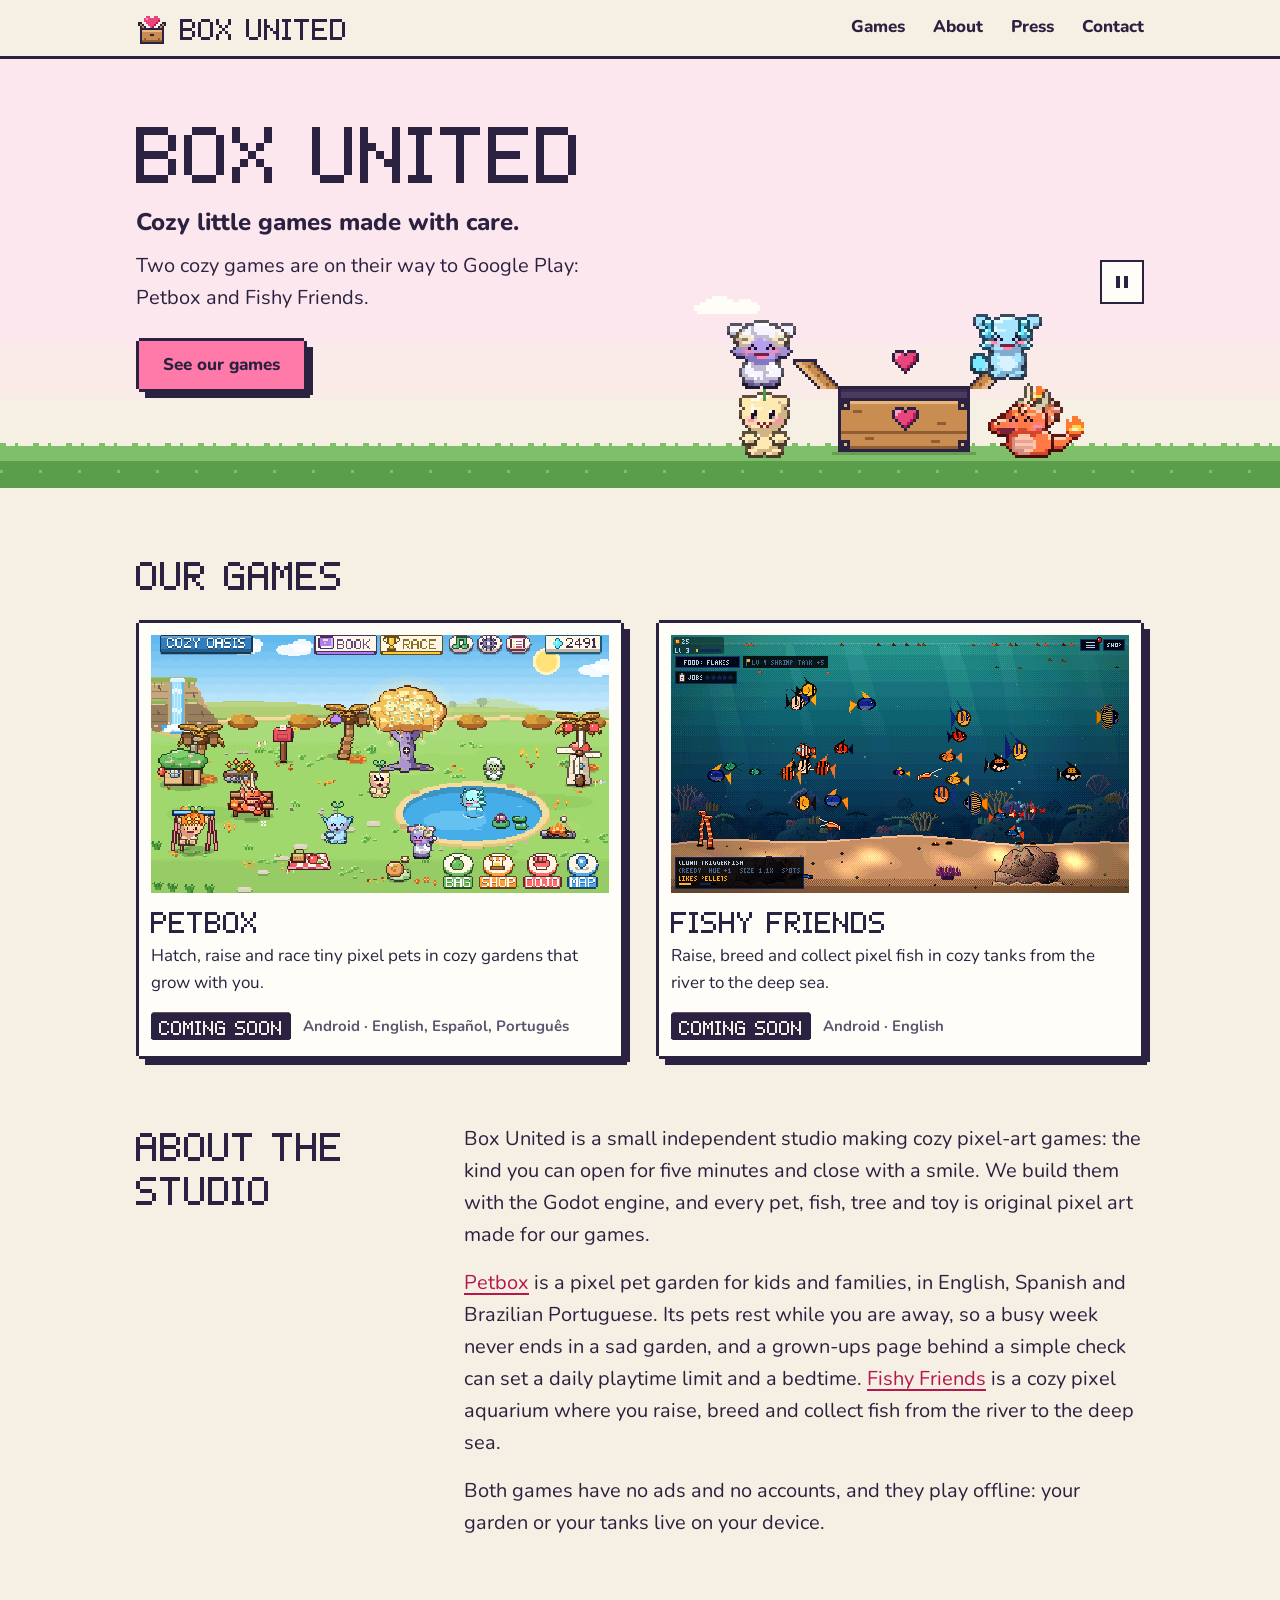
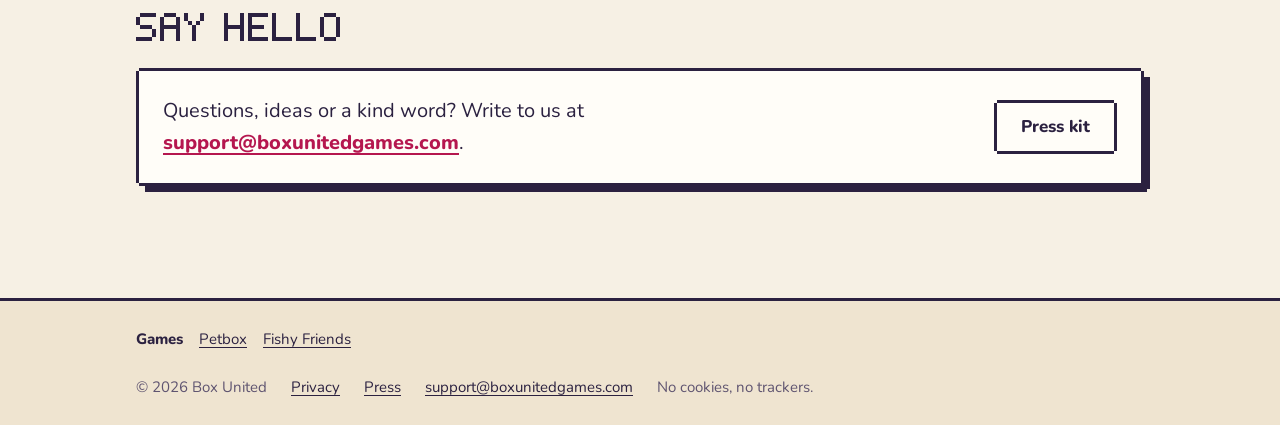
<file: index.html>
<!doctype html>
<html lang="en">
<head>
<meta charset="utf-8">
<meta http-equiv="Content-Security-Policy" content="default-src 'self'; img-src 'self' data:; style-src 'self' 'unsafe-inline'; script-src 'self'; font-src 'self'; media-src 'self'; connect-src 'none'; frame-src 'none'; object-src 'none'; base-uri 'self'; form-action 'none'">
<meta name="referrer" content="strict-origin-when-cross-origin">
<meta name="viewport" content="width=device-width, initial-scale=1, viewport-fit=cover">
<meta name="color-scheme" content="light dark">
<meta name="theme-color" content="#f6f0e4" media="(prefers-color-scheme: light)">
<meta name="theme-color" content="#1b1524" media="(prefers-color-scheme: dark)">
<title>Box United - Cozy little games made with care</title>
<meta name="description" content="Box United is a new, independent studio making cozy little games for kids and families. Our first game, Petbox, is coming soon to Google Play.">
<link rel="canonical" href="https://boxunitedgames.com/">
<link rel="icon" href="/assets/brand/favicon.svg" type="image/svg+xml">
<link rel="icon" href="/assets/brand/favicon.ico" sizes="32x32">
<link rel="apple-touch-icon" href="/assets/brand/apple-touch-icon.png">
<link rel="preload" href="/assets/fonts/box-pixel-v1.woff2" as="font" type="font/woff2" crossorigin>
<link rel="preload" href="/assets/fonts/nunito-latin-v2.woff2" as="font" type="font/woff2" crossorigin>
<link rel="stylesheet" href="/assets/css/brand.css">
<link rel="stylesheet" href="/assets/css/site.css">
<style>
/* Home-only styles (W2). Shared frame: /assets/css/site.css. */
/* ---------- studio home hero ----------
   The scene is pixel art at an integer scale --art (1 art px = --art CSS px): 2 on phones, 3 from 560 px, 4 from
   1360 px (where --wrap grows to 1200 so the wordmark stays on one line). Two columns from 1100 px. The stage is 160x68 art px; feet stand 4 art px above its bottom, and the stage overlaps the ground
   strip by 8 art px, so feet land in the grass. The still (pre-rendered 1x PNG, same box) is what JS-off and
   reduced-motion visitors see; home.js draws its canvases in the same box (CLS 0). Sky: flat bands, no gradients. */
.hero { --art: 2; --sprite-scale: var(--art);
  position: relative; overflow: hidden;
  background: linear-gradient(to top, var(--sky-2) 0 calc(30px * var(--art)), var(--sky-3) 0 calc(48px * var(--art)), var(--sky-1) 0) }
@media (min-width: 560px) { .hero { --art: 3 } }
@media (min-width: 1360px) { .hero { --art: 4 } }
.hero__in { position: relative; z-index: 1; display: grid; gap: var(--sp-3); align-items: end; max-width: var(--wrap); margin: 0 auto;
  padding: var(--sp-6) max(var(--sp-4), env(safe-area-inset-right)) 0 max(var(--sp-4), env(safe-area-inset-left)) }
@media (min-width: 1100px) { .hero__in { grid-template-columns: minmax(0, 1fr) auto; gap: var(--sp-6); padding-top: var(--sp-7) } }
.hero__text { align-self: center; max-width: 32em }
@media (min-width: 1100px) { .hero__text { padding-bottom: var(--sp-7) } }
.hero__text h1 { font-size: var(--pix-5x) }
@media (min-width: 768px) { .hero__text h1 { font-size: var(--pix-8x) } }
.hero__tag { margin-top: var(--sp-3); font-size: var(--fs-2); line-height: 1.3; font-weight: 800 }
.hero__sub { margin-top: var(--sp-3); font-size: var(--fs-1) }
.hero__actions { display: flex; flex-wrap: wrap; align-items: center; gap: var(--sp-3) var(--sp-5); margin-top: var(--sp-5) }

.hero__scene { position: relative; justify-self: center; width: calc(160px * var(--art)); max-width: none; margin-bottom: calc(-8px * var(--art)) }
@media (max-width: 351px) { .hero__scene { margin-left: calc(-1 * var(--sp-4)); margin-right: calc(-1 * var(--sp-4)) } } /* 320 px: full width */
.stage { position: relative; width: calc(160px * var(--art)); height: calc(68px * var(--art)); overflow: hidden } /* pets start inside the chest */
.stage__still, .stage canvas { position: absolute; left: 0; bottom: 0; max-width: none; image-rendering: crisp-edges; image-rendering: pixelated }
.stage__still { width: 100%; height: 100% }
.stage canvas { will-change: transform; touch-action: manipulation }
.stage.is-live .stage__pic { visibility: hidden }
.cloud { position: absolute; left: calc(10px * var(--art)); top: calc(12px * var(--art)); width: calc(22px * var(--art)); height: calc(6px * var(--art)); fill: var(--surface) }
/* night: no cloud, a few static stars (1 art px) in the scene's own sky - never behind the text column */
.hero__scene::before { content: none; position: absolute; z-index: 0; left: calc(8px * var(--art)); top: calc(6px * var(--art));
  width: calc(1px * var(--art)); height: calc(1px * var(--art)); --star: color-mix(in srgb, var(--ink) 85%, transparent); background: var(--star);
  box-shadow: calc(19px * var(--art)) calc(9px * var(--art)) var(--star), calc(41px * var(--art)) calc(-3px * var(--art)) var(--star),
    calc(63px * var(--art)) calc(4px * var(--art)) var(--star), calc(88px * var(--art)) calc(-1px * var(--art)) var(--star),
    calc(105px * var(--art)) calc(11px * var(--art)) var(--star), calc(128px * var(--art)) calc(19px * var(--art)) var(--star) }
@media (prefers-color-scheme: dark) {
  :root:not([data-theme="light"]) .hero__scene::before { content: "" }
  :root:not([data-theme="light"]) .cloud { display: none }
}
:root[data-theme="dark"] .hero__scene::before { content: "" }
:root[data-theme="dark"] .cloud { display: none }

/* pause: a quiet icon button in the scene's top-right corner (44x44 hit area); its name stays "Pause animation" */
.motion-toggle { position: absolute; right: 0; top: 0; z-index: 6; display: grid; place-items: center; width: 44px; height: 44px; padding: 0;
  border: 2px solid var(--line); background: var(--surface); color: var(--ink); cursor: pointer }
.motion-toggle[hidden] { display: none }
.motion-toggle svg { width: 12px; height: 12px; fill: currentColor; shape-rendering: crispEdges }
.motion-toggle .ic-play, .motion-toggle[aria-pressed="true"] .ic-pause { display: none }
.motion-toggle[aria-pressed="true"] .ic-play { display: block }

/* pixel ground strip, full bleed; every edge is a whole multiple of --art */
.ground { position: relative; z-index: 0; height: calc(16px * var(--art)); background:
  linear-gradient(var(--ground) 0 0) 0 calc(2px * var(--art)) / 100% calc(5px * var(--art)) no-repeat,
  repeating-linear-gradient(90deg, var(--ground) 0 calc(2px * var(--art)), transparent 0 calc(5px * var(--art)), var(--ground) 0 calc(6px * var(--art)), transparent 0 calc(11px * var(--art)))
    0 calc(1px * var(--art)) / 100% calc(1px * var(--art)) no-repeat,
  linear-gradient(var(--ground-2) 0 0) 0 calc(7px * var(--art)) / 100% 100% no-repeat }
.ground::after { content: ""; position: absolute; left: 0; right: 0; top: calc(10px * var(--art)); height: calc(1px * var(--art));
  background: repeating-linear-gradient(90deg, var(--ground) 0 calc(1px * var(--art)), transparent 0 calc(13px * var(--art))) }

/* ---------- games ---------- */
.stretch::after { content: ""; position: absolute; inset: 0; z-index: 1 }
.game-feature { position: relative; display: grid; gap: var(--sp-5); align-items: center; padding: var(--sp-4) }
@media (min-width: 960px) { .game-feature { grid-template-columns: 640px minmax(0, 1fr); gap: var(--sp-6); padding: var(--sp-5) } }
.game-feature__media { line-height: 0; width: 100% }
@media (min-width: 720px) { .game-feature__media { width: 640px; max-width: 100% } } /* 2x the 320 px game frame */
.game-feature__art, .game-card__art { width: 100%; height: auto; display: block; image-rendering: pixelated }
.game-feature__body { min-width: 0 }
.game-feature__title { display: flex; align-items: center; gap: var(--sp-3); font: 400 var(--pix-4x)/var(--lh-pixel) var(--font-display); font-synthesis: none }
.game-feature__title img { width: 64px; height: 64px; image-rendering: pixelated; flex: none }
.game-feature__text { margin-top: var(--sp-3); font-size: var(--fs-1) }
.game-meta { display: flex; flex-wrap: wrap; align-items: center; gap: var(--sp-2) var(--sp-3); margin-top: var(--sp-4); font-size: var(--fs--1); font-weight: 700; color: var(--ink-soft) }
.game-feature__cta { margin-top: var(--sp-5) }
.game-feature:hover { --lift-x: calc(var(--px) * 3); --lift-y: calc(var(--px) * 4) }
.game-feature .btn:focus-visible { outline: none }
.game-feature:has(.btn:focus-visible) { outline: 3px solid var(--focus); outline-offset: calc(var(--px) * 3) }
.games-note { margin-top: var(--sp-5); color: var(--ink-soft) }
.game-grid { display: grid; grid-template-columns: repeat(auto-fill, minmax(min(100%, 326px), 1fr)); gap: var(--sp-6); margin: 0; padding: 0; list-style: none }
.game-card { position: relative; padding: var(--sp-3) var(--sp-3) var(--sp-4) }
.game-card__title { margin: var(--sp-3) 0 var(--sp-1); font: 400 var(--pix-3x)/var(--lh-pixel) var(--font-display) }
.game-card__title a { color: inherit; text-decoration: none }

/* ---------- about + contact ---------- */
.about { display: grid; gap: var(--sp-5) var(--sp-7) }
@media (min-width: 960px) { .about { grid-template-columns: 280px minmax(0, 1fr) } }
.about__body { max-width: 38em; font-size: var(--fs-1) }
.about__body p + p { margin-top: var(--sp-4) }
.contact { display: flex; flex-wrap: wrap; align-items: center; justify-content: space-between; gap: var(--sp-4) var(--sp-5); margin-top: var(--sp-5) }
.contact p { font-size: var(--fs-1); max-width: 34em }
.contact .email { font-weight: 800; word-break: break-word }

@media (prefers-reduced-motion: reduce) {
  .stage canvas { will-change: auto }
  .game-feature:hover { --lift-x: calc(var(--px) * 2); --lift-y: calc(var(--px) * 3) }
}
</style>
<!-- build:hero-scripts -->
    <script defer src="/assets/js/sprites.js"></script>
<script defer src="/assets/sprites/home.js"></script>
<script defer src="/assets/js/home.js"></script>
    <!-- /build:hero-scripts -->
<meta property="og:type" content="website">
<meta property="og:site_name" content="Box United">
<meta property="og:title" content="Box United - Cozy little games made with care">
<meta property="og:description" content="A new, independent studio making cozy little games for kids and families. Our first game, Petbox, is coming soon to Google Play.">
<meta property="og:url" content="https://boxunitedgames.com/">
<meta property="og:image" content="https://boxunitedgames.com/assets/brand/og-studio.png">
<meta property="og:image:width" content="1200">
<meta property="og:image:height" content="630">
<meta property="og:image:alt" content="Box United logo and the line Cozy little games made with care, above an open pixel toy box with four Petbox pets on the grass">
<meta property="og:locale" content="en_US">
<meta name="twitter:card" content="summary_large_image">
<meta name="twitter:image:alt" content="Box United logo and the line Cozy little games made with care, above an open pixel toy box with four Petbox pets on the grass">
<noscript><style>.stage__pic { display: none }</style></noscript>
<!-- build:ld -->
    <script type="application/ld+json">{"@context": "https://schema.org", "@type": "Organization", "name": "Box United", "url": "https://boxunitedgames.com/", "logo": "https://boxunitedgames.com/assets/brand/mark-512.png", "email": "support@boxunitedgames.com", "subjectOf": [{"@type": "VideoGame", "name": "Petbox", "url": "https://boxunitedgames.com/petbox/", "gamePlatform": ["Android"], "description": "Hatch, raise and race tiny pixel pets in cozy gardens that grow with you."}, {"@type": "VideoGame", "name": "Fishy Friends", "url": "https://boxunitedgames.com/fishyfriends/", "gamePlatform": ["Android"], "description": "Raise, breed and collect pixel fish in cozy tanks from the river to the deep sea."}]}</script>
    <!-- /build:ld -->
</head>
<body>
<a class="skip" href="#main">Skip to content</a>
<header class="site-head"><div class="site-head__in">
  <a class="brand" href="/"><img src="/assets/brand/logo.svg" alt="" width="32" height="32"><span>Box United</span></a>
  <nav class="site-nav" aria-label="Main"><a href="/#games">Games</a><a href="/#about">About</a><a href="/press/">Press</a><a href="/#contact">Contact</a></nav>
</div></header>

<main id="main">
  <section class="hero" aria-labelledby="hero-title">
    <div class="hero__in">
      <div class="hero__text">
        <h1 id="hero-title">Box United</h1>
        <p class="hero__tag">Cozy little games made with care.</p>
        <p class="hero__sub">Two cozy games are on their way to Google Play: Petbox and Fishy Friends.</p>
        <div class="hero__actions">
    <!-- build:hero-cta -->
    <a class="btn btn--primary" href="#games">See our games</a>
    <!-- /build:hero-cta -->
        </div>
      </div>
      <div class="hero__scene">
        <button class="motion-toggle" type="button" aria-pressed="false" hidden>
          <svg class="ic-pause" viewBox="0 0 6 6" aria-hidden="true" focusable="false"><rect x="0" y="0" width="2" height="6"/><rect x="4" y="0" width="2" height="6"/></svg>
          <svg class="ic-play" viewBox="0 0 6 6" aria-hidden="true" focusable="false"><rect x="0" y="0" width="2" height="6"/><rect x="2" y="1" width="2" height="4"/><rect x="4" y="2" width="2" height="2"/></svg>
          <span class="sr-only">Pause animation</span>
        </button>
    <!-- build:hero-stage -->
    <div class="stage" data-scene="box" data-cast="petbox/glimmling,petbox/drakelet,petbox/puffling,petbox/gillby" data-sheets="studio,petbox" data-slots="33,125,12,147">
          <svg class="cloud" viewBox="0 0 22 6" aria-hidden="true" focusable="false" shape-rendering="crispEdges"><rect x="6" width="5" height="1"/><rect x="4" y="1" width="9" height="1"/><rect x="15" y="1" width="4" height="1"/><rect x="2" y="2" width="19" height="1"/><rect y="3" width="22" height="2"/><rect x="1" y="5" width="20" height="1"/></svg>
          <picture class="stage__pic"><source media="(prefers-reduced-motion: reduce) and (prefers-color-scheme: dark)" srcset="/img/home/box-open-v1-night.png"><source media="(prefers-reduced-motion: reduce)" srcset="/img/home/box-open-v1.png"><source media="(prefers-color-scheme: dark)" srcset="/img/home/box-closed-v1-night.png"><img class="stage__still" src="/img/home/box-closed-v1.png" width="160" height="68" alt="" fetchpriority="high"></picture>
          <noscript><picture><source media="(prefers-color-scheme: dark)" srcset="/img/home/box-open-v1-night.png"><img class="stage__still" src="/img/home/box-open-v1.png" width="160" height="68" alt=""></picture></noscript>
        </div>
    <!-- /build:hero-stage -->
      </div>
    </div>
    <div class="ground" aria-hidden="true"></div>
  </section>

  <section class="section wrap" id="games" aria-labelledby="games-title" data-reveal>
    <div class="section__head"><h2 id="games-title">Our games</h2></div>
    <!-- build:games -->
    <ul class="game-grid">
      <li class="game-card card" data-game="petbox">
        <div class="game-card__media"><img class="game-card__art" src="/img/games/petbox/cozy-oasis-960.png" srcset="/img/games/petbox/cozy-oasis-640.png 640w, /img/games/petbox/cozy-oasis-960.png 960w, /img/games/petbox/cozy-oasis-1280.png 1280w" sizes="(min-width: 720px) 320px, calc(100vw - 64px)" width="640" height="360" alt="Petbox gameplay: pets play on a swing, a bench and in the pond of the Cozy Oasis garden" loading="lazy" decoding="async"></div>
        <h3 class="game-card__title"><a class="stretch" href="/petbox/">Petbox</a></h3>
        <p>Hatch, raise and race tiny pixel pets in cozy gardens that grow with you.</p>
        <p class="game-meta"><span class="badge">Coming soon</span> <span>Android &middot; English, Español, Português</span></p>
      </li>
      <li class="game-card card" data-game="fishyfriends">
        <div class="game-card__media"><img class="game-card__art" src="/img/games/fishyfriends/coral-reef-960.png" srcset="/img/games/fishyfriends/coral-reef-480.png 480w, /img/games/fishyfriends/coral-reef-960.png 960w" sizes="(min-width: 720px) 320px, calc(100vw - 64px)" width="480" height="270" alt="Fishy Friends gameplay: clownfish, tangs, butterflyfish and a clown triggerfish swim over the sand and coral of a reef tank" loading="lazy" decoding="async"></div>
        <h3 class="game-card__title"><a class="stretch" href="/fishyfriends/">Fishy Friends</a></h3>
        <p>Raise, breed and collect pixel fish in cozy tanks from the river to the deep sea.</p>
        <p class="game-meta"><span class="badge">Coming soon</span> <span>Android &middot; English</span></p>
      </li>
    </ul>
    <!-- /build:games -->
  </section>

  <section class="section wrap" id="about" aria-labelledby="about-title" data-reveal>
    <div class="about">
      <h2 id="about-title">About the studio</h2>
      <div class="about__body">
        <p>Box United is a small independent studio making cozy pixel-art games: the kind you can open for five minutes and close with a smile. We build them with the Godot engine, and every pet, fish, tree and toy is original pixel art made for our games.</p>
        <p><a href="/petbox/">Petbox</a> is a pixel pet garden for kids and families, in English, Spanish and Brazilian Portuguese. Its pets rest while you are away, so a busy week never ends in a sad garden, and a grown-ups page behind a simple check can set a daily playtime limit and a bedtime. <a href="/fishyfriends/">Fishy Friends</a> is a cozy pixel aquarium where you raise, breed and collect fish from the river to the deep sea.</p>
        <p>Both games have no ads and no accounts, and they play offline: your garden or your tanks live on your device.</p>
      </div>
    </div>
  </section>

  <section class="section wrap" id="contact" aria-labelledby="contact-title" data-reveal>
    <h2 id="contact-title">Say hello</h2>
    <div class="contact card">
      <p>Questions, ideas or a kind word? Write to us at <a class="email" href="mailto:support@boxunitedgames.com">support@boxunitedgames.com</a>.</p>
      <a class="btn btn--ghost" href="/press/">Press kit</a>
    </div>
  </section>
</main>

<footer class="site-foot"><div class="site-foot__in">
  <p class="site-foot__games"><span>Games</span><a href="/petbox/">Petbox</a><a href="/fishyfriends/">Fishy Friends</a></p>
  <span>&copy; 2026 Box United</span><a href="/privacy/">Privacy</a><a href="/press/">Press</a><a href="mailto:support@boxunitedgames.com">support@boxunitedgames.com</a><span>No cookies, no trackers.</span>
</div></footer>
</body>
</html>
</file>
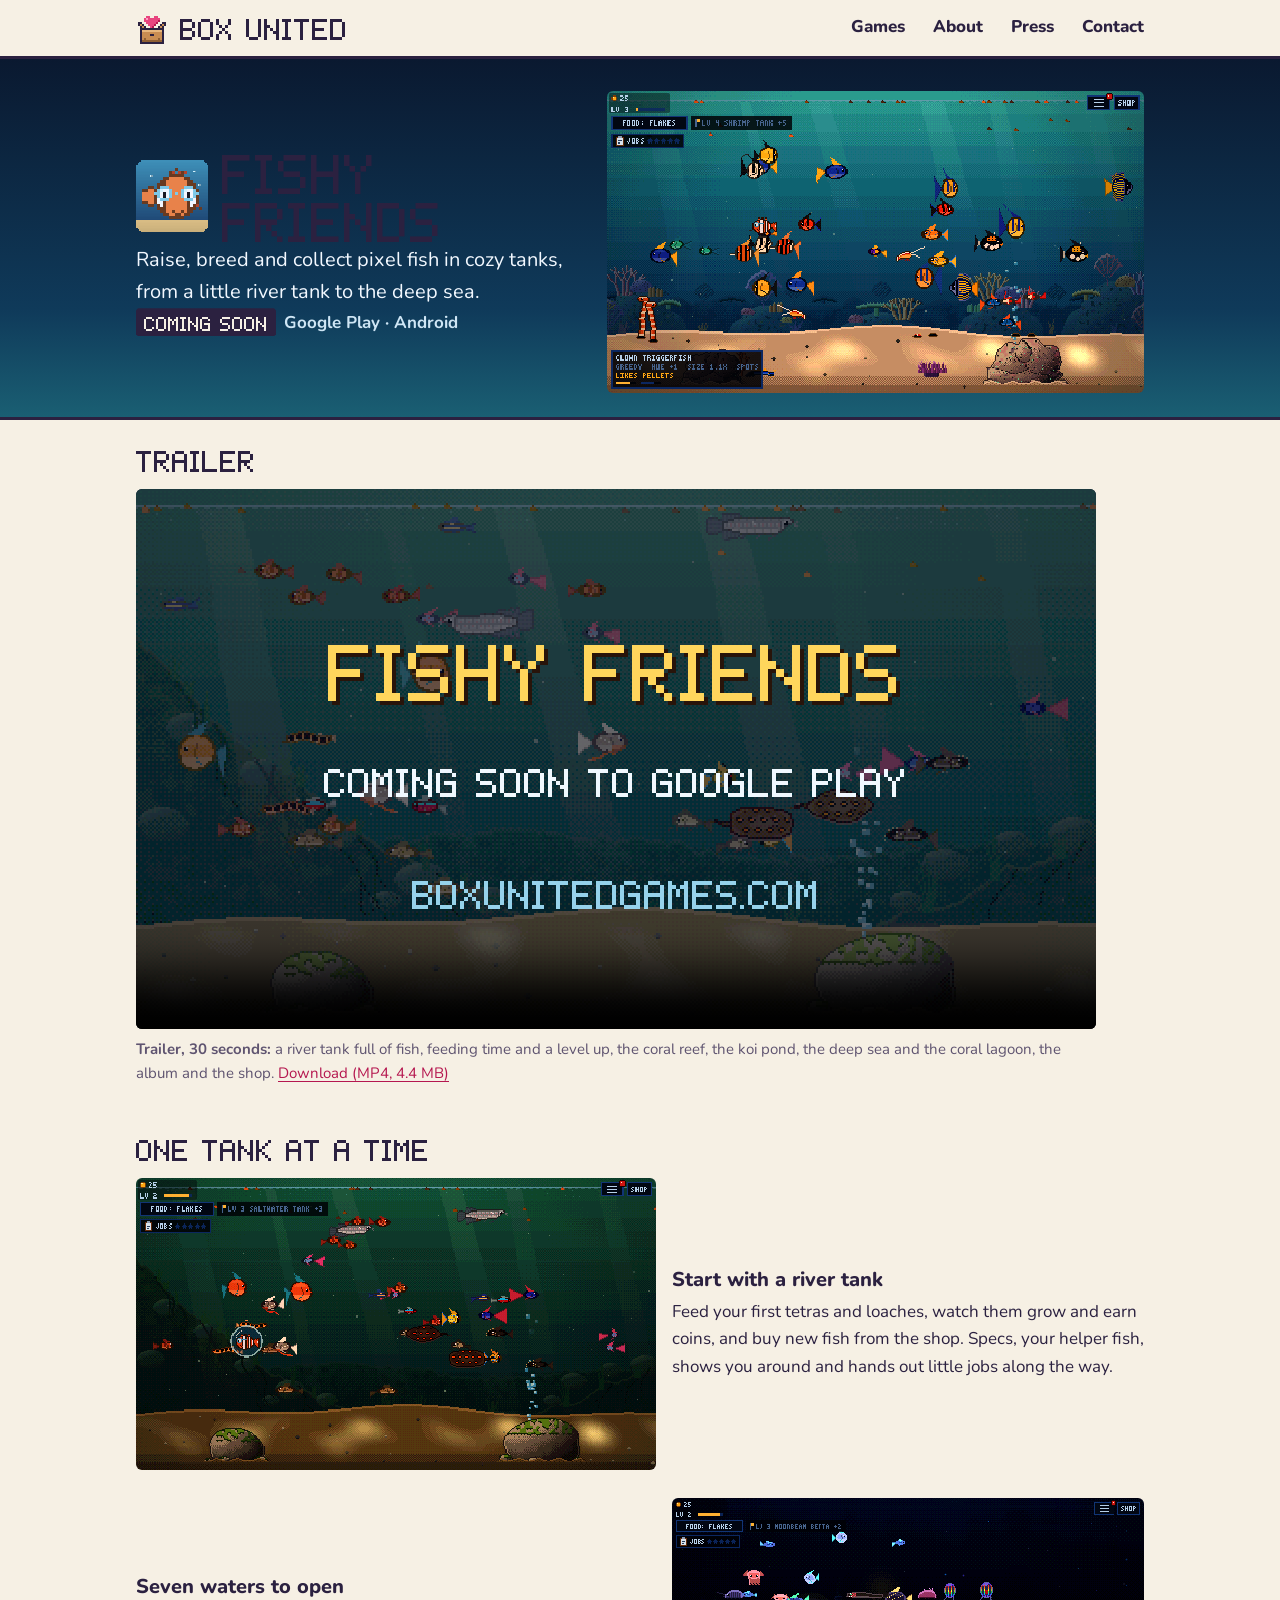
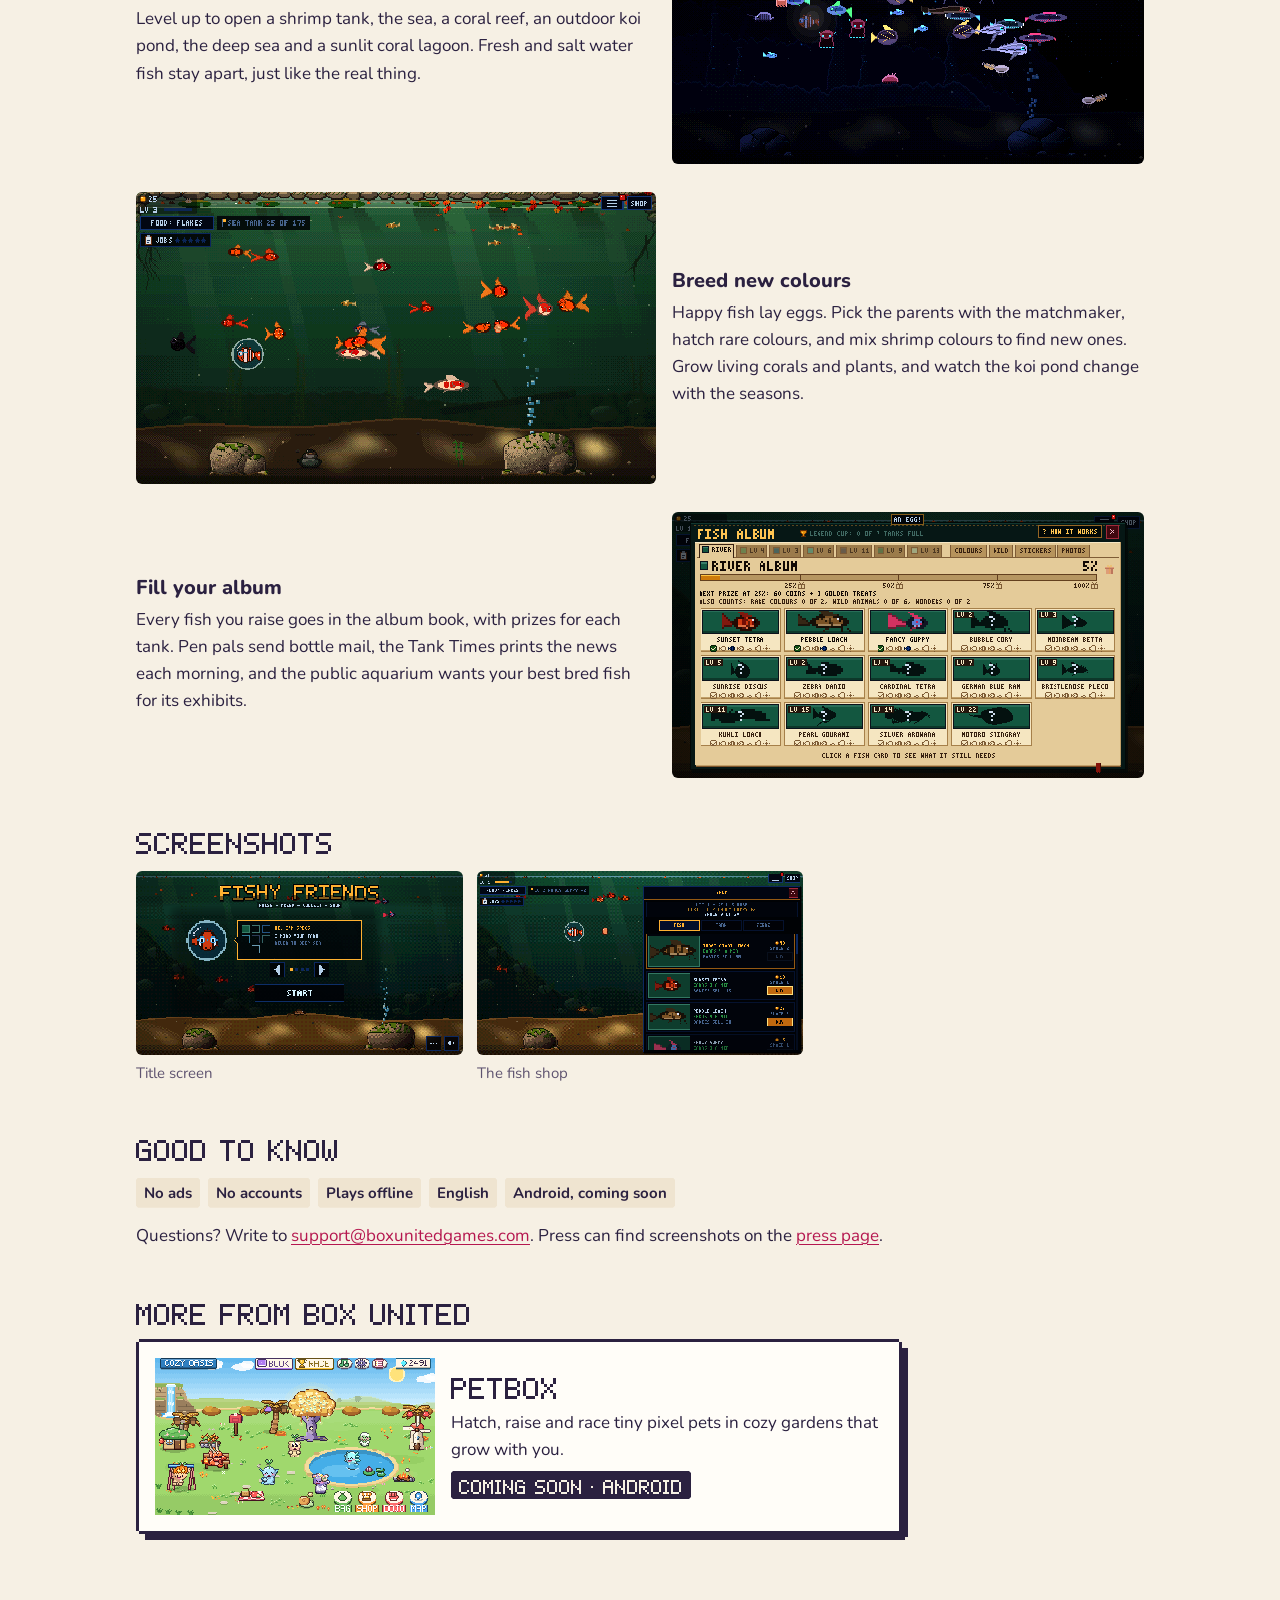
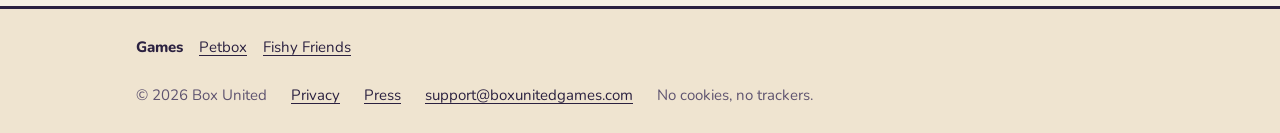
<file: fishyfriends/index.html>
<!doctype html>
<html lang="en" data-game="fishyfriends">
<head>
<meta charset="utf-8">
<meta http-equiv="Content-Security-Policy" content="default-src 'self'; img-src 'self' data:; style-src 'self' 'unsafe-inline'; script-src 'self'; font-src 'self'; media-src 'self'; connect-src 'none'; frame-src 'none'; object-src 'none'; base-uri 'self'; form-action 'none'">
<meta name="referrer" content="strict-origin-when-cross-origin">
<meta name="viewport" content="width=device-width, initial-scale=1, viewport-fit=cover">
<meta name="color-scheme" content="light dark">
<meta name="theme-color" content="#d8eef8" media="(prefers-color-scheme: light)">
<meta name="theme-color" content="#0a1930" media="(prefers-color-scheme: dark)">
<title>Fishy Friends: a cozy pixel aquarium | Box United</title>
<meta name="description" content="Raise, breed and collect pixel fish in cozy tanks from the river to the deep sea. No ads, no accounts, plays offline. Coming soon to Google Play.">
<link rel="canonical" href="https://boxunitedgames.com/fishyfriends/">
<link rel="icon" href="/assets/brand/favicon.svg" type="image/svg+xml">
<link rel="icon" href="/assets/brand/favicon.ico" sizes="32x32">
<link rel="apple-touch-icon" href="/assets/brand/apple-touch-icon.png">
<link rel="preload" href="/assets/fonts/box-pixel-v1.woff2" as="font" type="font/woff2" crossorigin>
<link rel="preload" href="/assets/fonts/nunito-latin-v2.woff2" as="font" type="font/woff2" crossorigin>
<link rel="stylesheet" href="/assets/css/brand.css">
<link rel="stylesheet" href="/assets/css/site.css">
<link rel="stylesheet" href="/fishyfriends/ff.css">
<meta property="og:type" content="website">
<meta property="og:site_name" content="Box United">
<meta property="og:title" content="Fishy Friends: a cozy pixel aquarium">
<meta property="og:description" content="Raise, breed and collect pixel fish in cozy tanks from the river to the deep sea. Coming soon to Google Play.">
<meta property="og:url" content="https://boxunitedgames.com/fishyfriends/">
<meta property="og:image" content="https://boxunitedgames.com/fishyfriends/img/og.png">
<meta property="og:image:width" content="1200">
<meta property="og:image:height" content="630">
<meta property="og:image:alt" content="The Fishy Friends title screen: the game's name in gold pixel letters above an underwater tank, with Specs the helper fish saying hi">
<meta property="og:locale" content="en_US">
<meta name="twitter:card" content="summary_large_image">
<meta name="twitter:image:alt" content="The Fishy Friends title screen: the game's name in gold pixel letters above an underwater tank, with Specs the helper fish saying hi">
<script type="application/ld+json">{"@context":"https://schema.org","@type":"VideoGame","name":"Fishy Friends","url":"https://boxunitedgames.com/fishyfriends/","description":"A cozy pixel-art aquarium: raise, breed and collect fish in tanks from the river to the deep sea.","genre":["Simulation","Casual"],"gamePlatform":"Android","inLanguage":"en","author":{"@type":"Organization","name":"Box United","url":"https://boxunitedgames.com/"}}</script>
</head>
<body>
<a class="skip" href="#main">Skip to content</a>
<header class="site-head"><div class="site-head__in">
  <a class="brand" href="/"><img src="/assets/brand/logo.svg" alt="" width="32" height="32"><span>Box United</span></a>
  <nav class="site-nav" aria-label="Main"><a href="/#games">Games</a><a href="/#about">About</a><a href="/press/">Press</a><a href="/#contact">Contact</a></nav>
</div></header>

<main id="main">
  <div class="ff-band">
  <div class="wrap">
    <section class="ff-hero" aria-labelledby="ff-title">
      <div>
        <h1 class="ff-hero__title" id="ff-title"><img src="/fishyfriends/img/icon.png" width="48" height="48" alt=""><span>Fishy Friends</span></h1>
        <p class="ff-hero__tag">Raise, breed and collect pixel fish in cozy tanks, from a little river tank to the deep sea.</p>
        <p class="ff-hero__soon"><span class="badge">Coming soon</span> <span>Google Play &middot; Android</span></p>
      </div>
      <img class="ff-px" src="/fishyfriends/img/shots/reef.png" width="960" height="540" alt="A coral reef tank with clownfish, tangs, butterflyfish and cleaner shrimp over the sand" decoding="async">
    </section>
  </div>
  </div>

  <div class="wrap">
    <section class="ff-section ff-trailer" aria-labelledby="ff-trailer-h">
      <h2 id="ff-trailer-h">Trailer</h2>
      <video class="ff-video" controls playsinline preload="none" width="960" height="540" poster="/fishyfriends/media/fishyfriends-trailer-v1.png">
        <source src="/fishyfriends/media/fishyfriends-trailer-v1.mp4" type="video/mp4">
      </video>
      <p class="ff-trailer__cap"><strong>Trailer, 30 seconds:</strong> a river tank full of fish, feeding time and a level up, the coral reef, the koi pond, the deep sea and the coral lagoon, the album and the shop. <a href="/fishyfriends/media/fishyfriends-trailer-v1.mp4" download="fishyfriends-trailer.mp4">Download (MP4, 4.4 MB)</a></p>
    </section>

    <section class="ff-section" aria-labelledby="ff-tanks">
      <h2 id="ff-tanks">One tank at a time</h2>
      <div class="ff-rows">
        <div class="ff-row">
          <img class="ff-px" src="/fishyfriends/img/shots/river.png" width="960" height="540" alt="A busy river tank full of tetras, guppies, bettas and loaches" loading="lazy" decoding="async">
          <div>
            <h3>Start with a river tank</h3>
            <p>Feed your first tetras and loaches, watch them grow and earn coins, and buy new fish from the shop. Specs, your helper fish, shows you around and hands out little jobs along the way.</p>
          </div>
        </div>
        <div class="ff-row ff-row--flip">
          <img class="ff-px" src="/fishyfriends/img/shots/deep.png" width="960" height="540" alt="The dark deep-sea tank with glowing fish and pink jellies" loading="lazy" decoding="async">
          <div>
            <h3>Seven waters to open</h3>
            <p>Level up to open a shrimp tank, the sea, a coral reef, an outdoor koi pond, the deep sea and a sunlit coral lagoon. Fresh and salt water fish stay apart, just like the real thing.</p>
          </div>
        </div>
        <div class="ff-row">
          <img class="ff-px" src="/fishyfriends/img/shots/pond.png" width="960" height="540" alt="An outdoor koi pond with red and white koi and orange goldfish" loading="lazy" decoding="async">
          <div>
            <h3>Breed new colours</h3>
            <p>Happy fish lay eggs. Pick the parents with the matchmaker, hatch rare colours, and mix shrimp colours to find new ones. Grow living corals and plants, and watch the koi pond change with the seasons.</p>
          </div>
        </div>
        <div class="ff-row ff-row--flip">
          <img class="ff-px" src="/fishyfriends/img/shots/album.png" width="960" height="540" alt="The album book open on the river page, with fish cards to collect" loading="lazy" decoding="async">
          <div>
            <h3>Fill your album</h3>
            <p>Every fish you raise goes in the album book, with prizes for each tank. Pen pals send bottle mail, the Tank Times prints the news each morning, and the public aquarium wants your best bred fish for its exhibits.</p>
          </div>
        </div>
      </div>
    </section>

    <section class="ff-section" aria-labelledby="ff-shots">
      <h2 id="ff-shots">Screenshots</h2>
      <ul class="ff-gallery">
        <li><figure><img class="ff-px" src="/fishyfriends/img/shots/title.png" width="960" height="540" alt="The Fishy Friends title screen: Specs the helper fish says hi above the START button" loading="lazy" decoding="async"><figcaption>Title screen</figcaption></figure></li>
        <li><figure><img class="ff-px" src="/fishyfriends/img/shots/shop.png" width="960" height="540" alt="The fish shop with prices, earnings and tank space for each fish" loading="lazy" decoding="async"><figcaption>The fish shop</figcaption></figure></li>
      </ul>
    </section>

    <section class="ff-section" aria-labelledby="ff-know">
      <h2 id="ff-know">Good to know</h2>
      <ul class="ff-facts">
        <li class="chip">No ads</li>
        <li class="chip">No accounts</li>
        <li class="chip">Plays offline</li>
        <li class="chip">English</li>
        <li class="chip">Android, coming soon</li>
      </ul>
      <p>Questions? Write to <a href="mailto:support@boxunitedgames.com">support@boxunitedgames.com</a>. Press can find screenshots on the <a href="/press/#fishyfriends">press page</a>.</p>
    </section>

    <section class="ff-section more-games" aria-labelledby="more-h">
      <h2 id="more-h">More from Box United</h2>
      <a class="more-game card card--link" href="/petbox/">
        <img class="more-game__art" src="/img/games/petbox/cozy-oasis-640.png" width="640" height="360" alt="" loading="lazy" decoding="async">
        <span class="more-game__body"><span class="more-game__name">Petbox</span><span>Hatch, raise and race tiny pixel pets in cozy gardens that grow with you.</span><span class="badge">Coming soon &middot; Android</span></span>
      </a>
    </section>
  </div>
</main>

<footer class="site-foot"><div class="site-foot__in">
  <p class="site-foot__games"><span>Games</span><a href="/petbox/">Petbox</a><a href="/fishyfriends/">Fishy Friends</a></p>
  <span>&copy; 2026 Box United</span><a href="/privacy/">Privacy</a><a href="/press/">Press</a><a href="mailto:support@boxunitedgames.com">support@boxunitedgames.com</a><span>No cookies, no trackers.</span>
</div></footer>
</body>
</html>
</file>
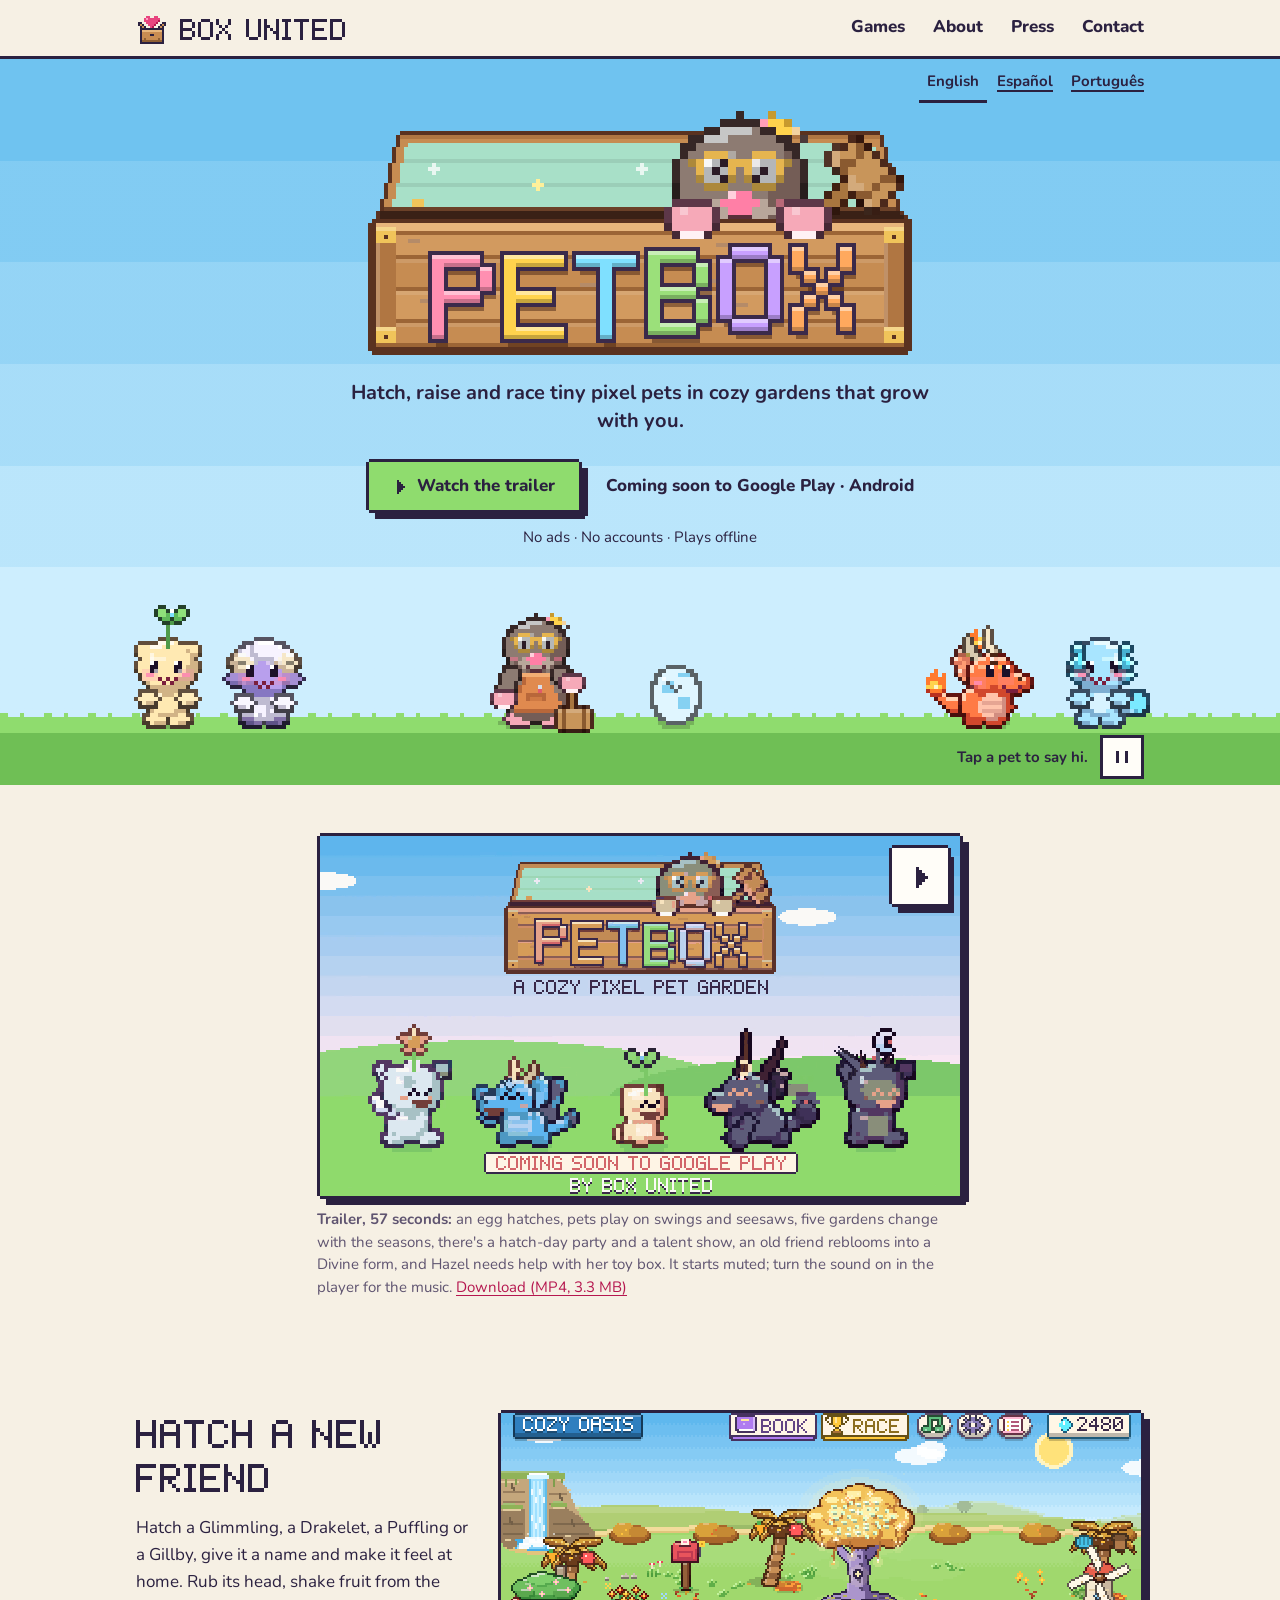
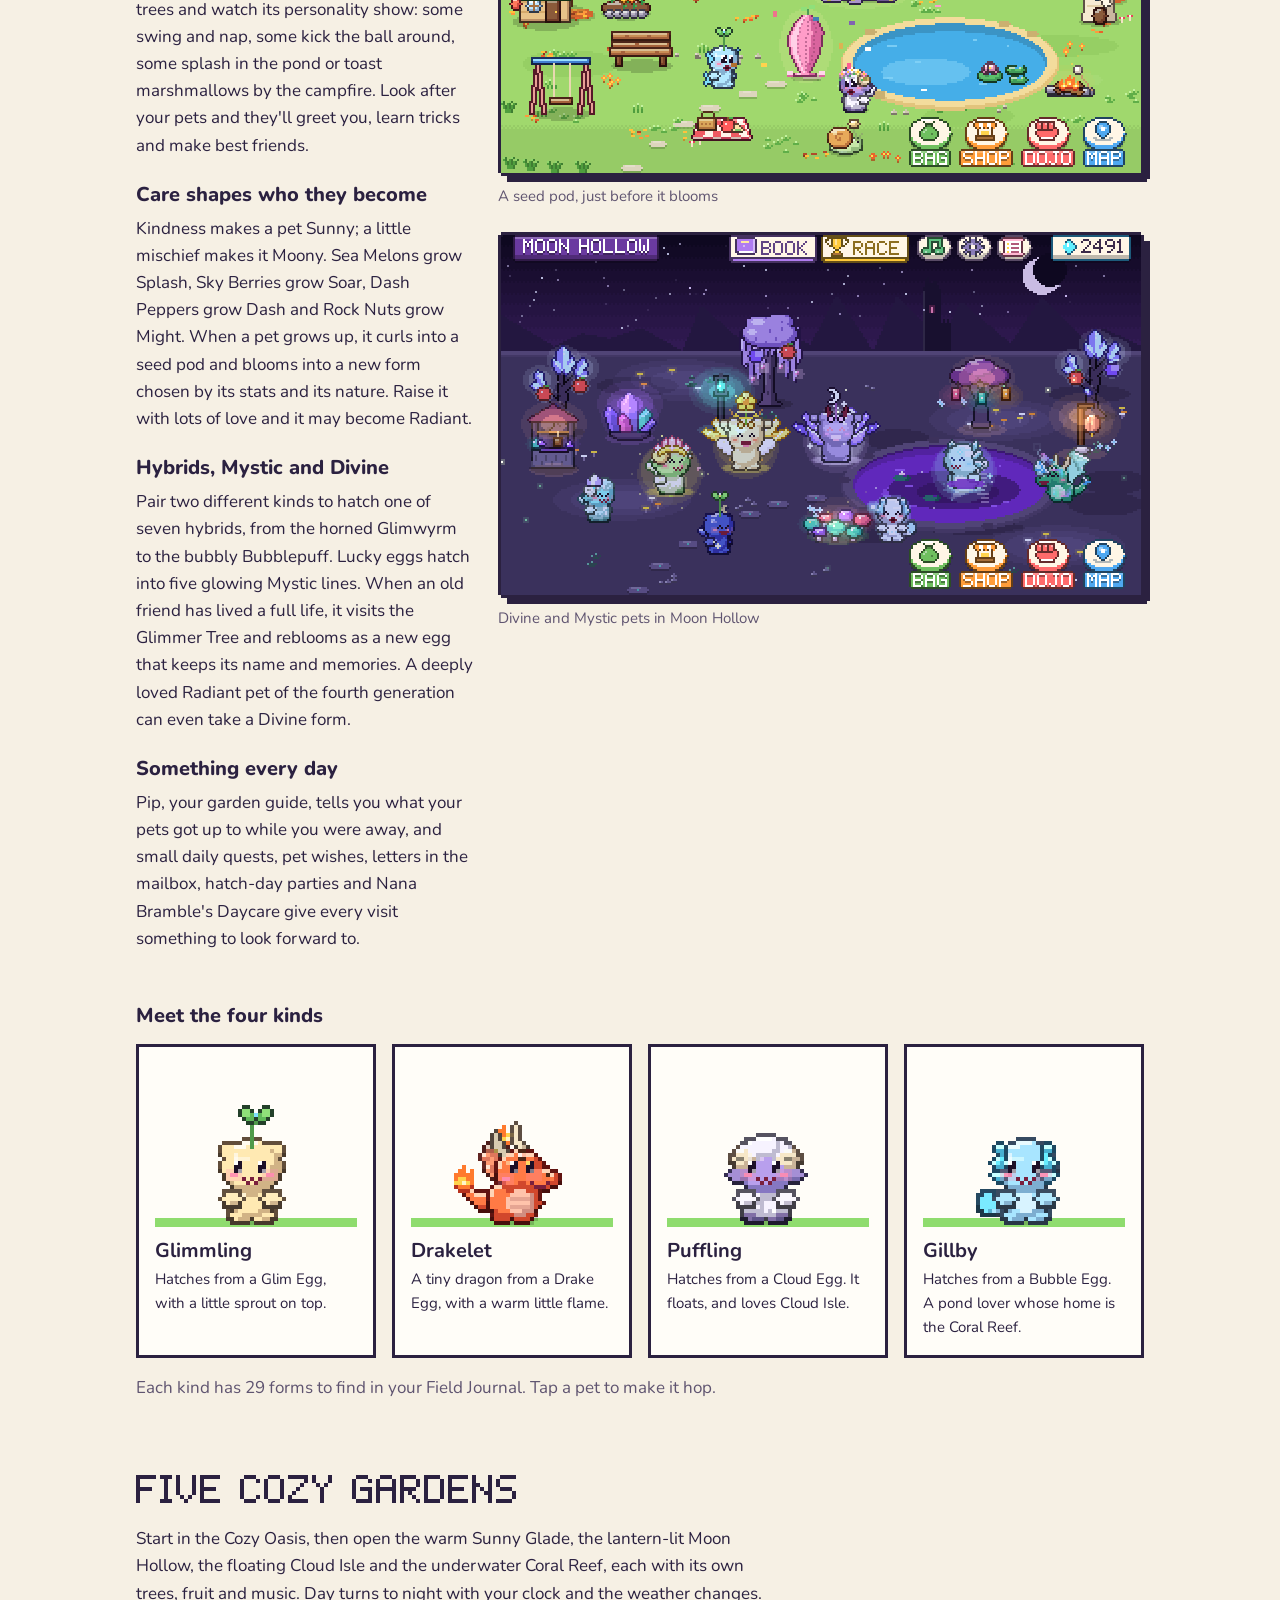
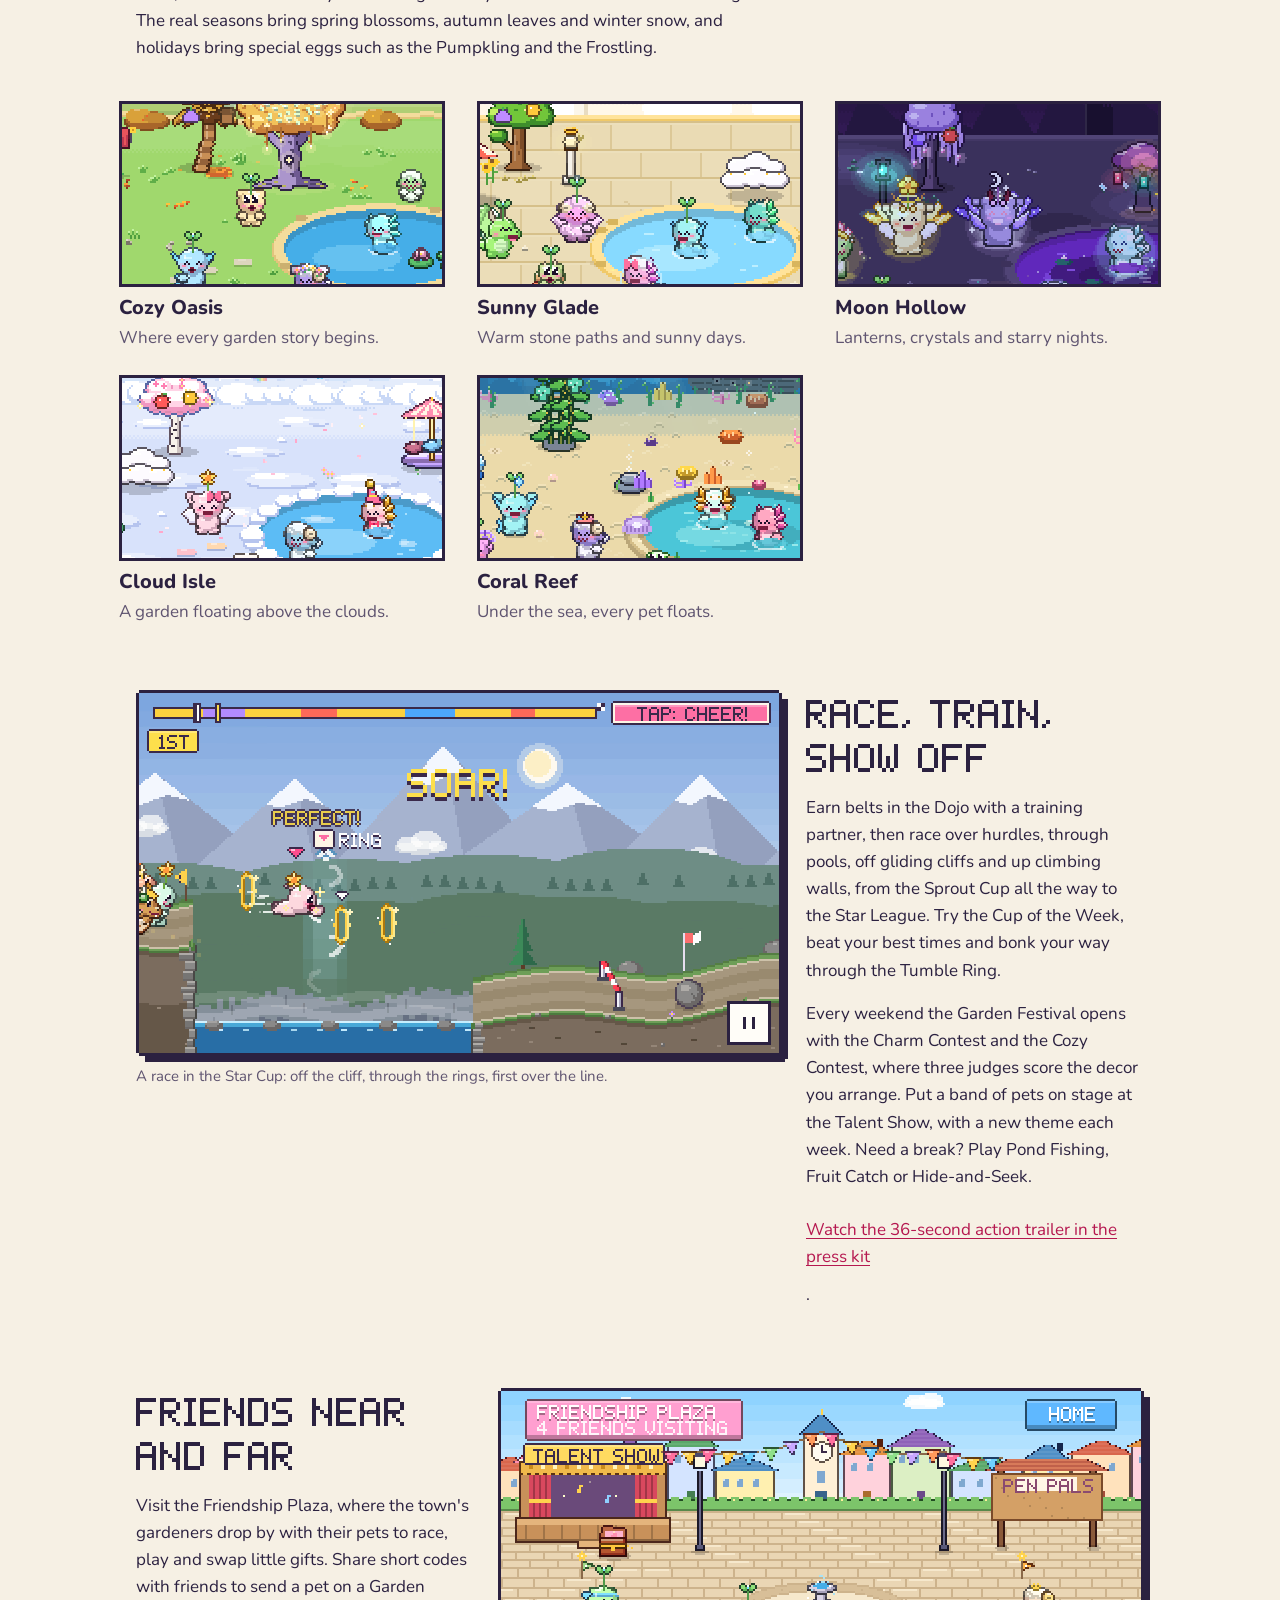
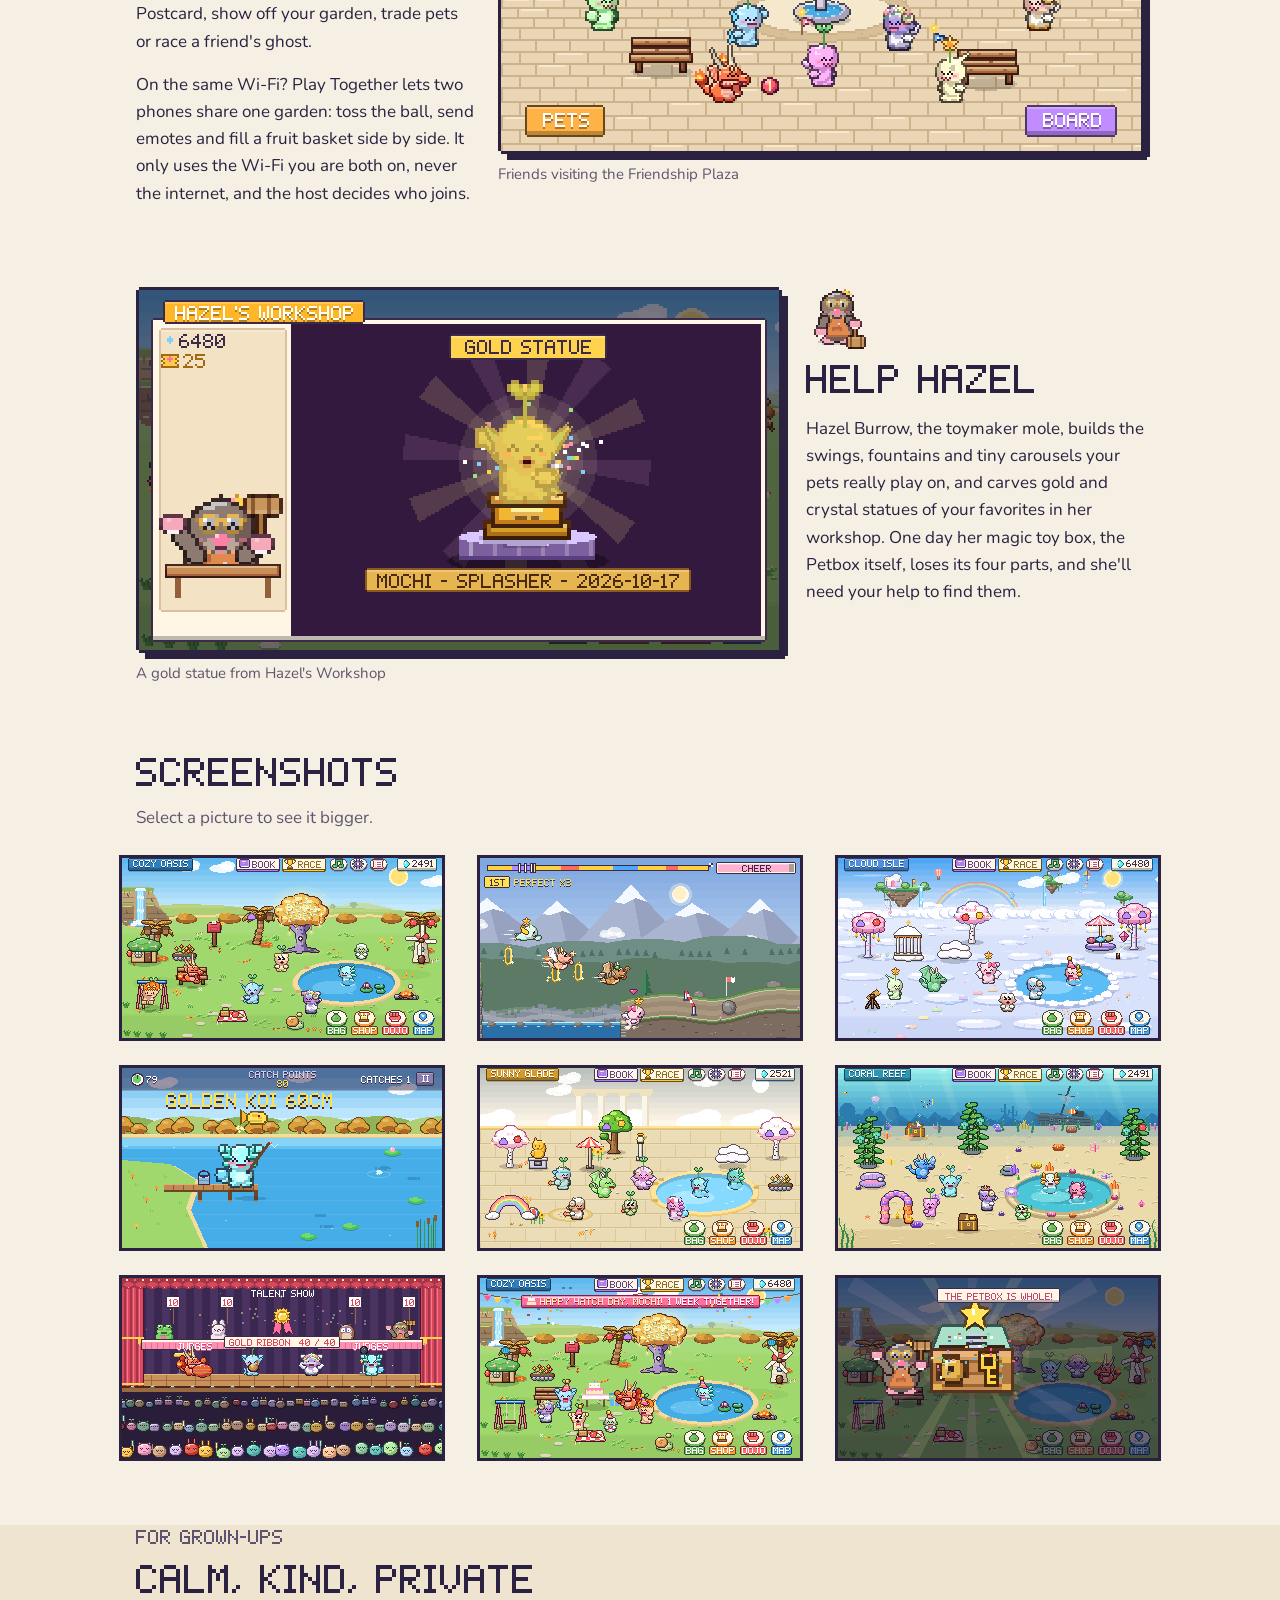
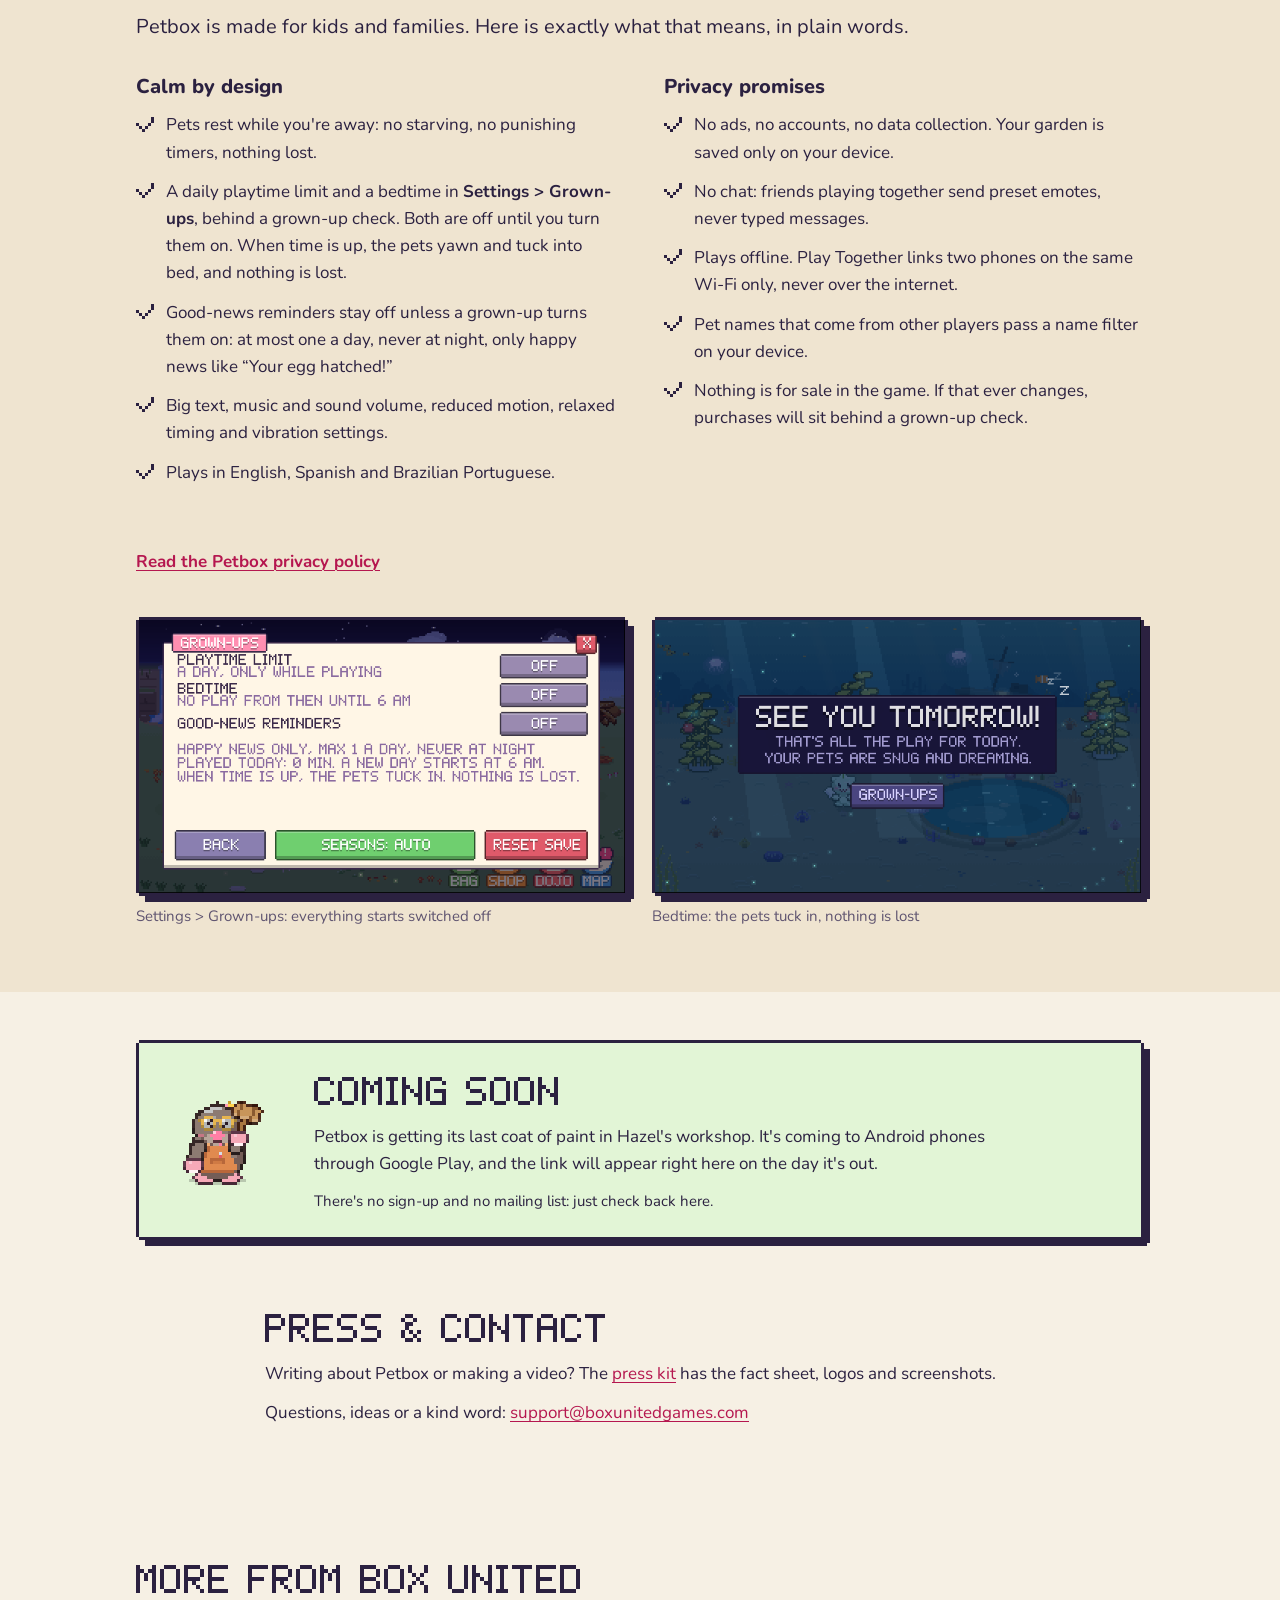
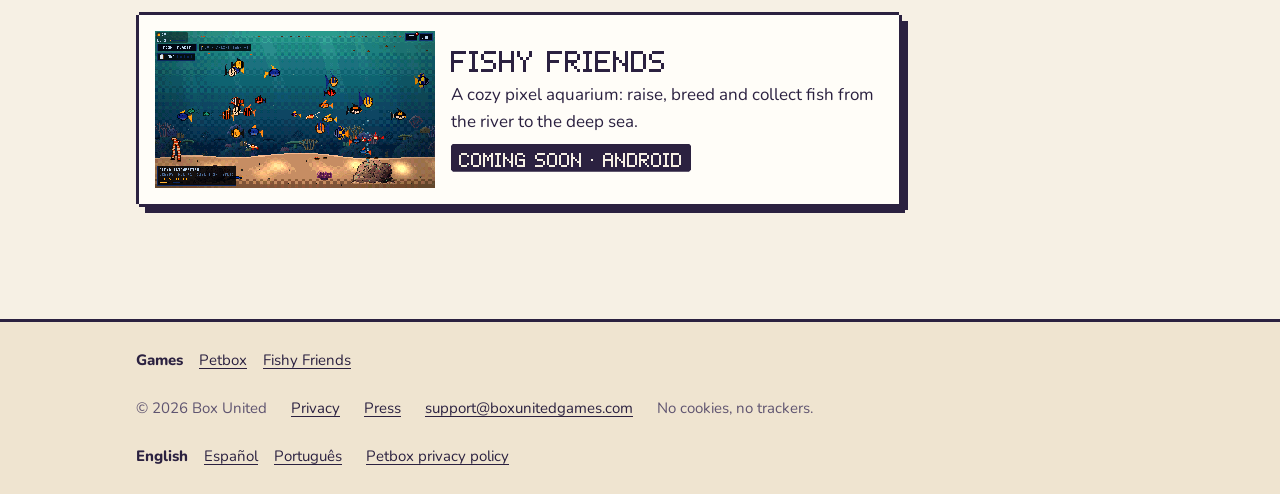
<file: petbox/index.html>
<!doctype html>
<html lang="en" data-game="petbox">
<head>
<meta charset="utf-8">
<meta http-equiv="Content-Security-Policy" content="default-src 'self'; img-src 'self' data:; style-src 'self' 'unsafe-inline'; script-src 'self'; font-src 'self'; media-src 'self'; connect-src 'none'; frame-src 'none'; object-src 'none'; base-uri 'self'; form-action 'none'">
<meta name="referrer" content="strict-origin-when-cross-origin">
<meta name="viewport" content="width=device-width, initial-scale=1, viewport-fit=cover">
<meta name="color-scheme" content="light dark">
<meta name="theme-color" content="#6fc3f0" media="(prefers-color-scheme: light)">
<meta name="theme-color" content="#1d2a52" media="(prefers-color-scheme: dark)">
<title>Petbox: a cozy pixel pet garden | Box United</title>
<meta name="description" content="Hatch, raise and race tiny pixel pets in five cozy gardens. No ads, no accounts, no data collection. Coming soon to Google Play.">
<link rel="canonical" href="https://boxunitedgames.com/petbox/">
<link rel="alternate" hreflang="en" href="https://boxunitedgames.com/petbox/">
<link rel="alternate" hreflang="es" href="https://boxunitedgames.com/petbox/es/">
<link rel="alternate" hreflang="pt-BR" href="https://boxunitedgames.com/petbox/pt-br/">
<link rel="alternate" hreflang="x-default" href="https://boxunitedgames.com/petbox/">
<link rel="icon" href="/assets/brand/favicon.svg" type="image/svg+xml">
<link rel="icon" href="/assets/brand/favicon.ico" sizes="32x32">
<link rel="apple-touch-icon" href="/assets/brand/apple-touch-icon.png">
<meta property="og:type" content="website">
<meta property="og:site_name" content="Box United">
<meta property="og:title" content="Petbox: a cozy pixel pet garden">
<meta property="og:description" content="Hatch, raise and race tiny pixel pets in five cozy gardens. No ads, no accounts, no data collection. Coming soon to Google Play.">
<meta property="og:url" content="https://boxunitedgames.com/petbox/">
<meta property="og:image" content="https://boxunitedgames.com/petbox/img/og.png">
<meta property="og:image:width" content="1200">
<meta property="og:image:height" content="630">
<meta property="og:image:alt" content="The Petbox logo, a wooden toy box with Hazel the toymaker mole peeking out, and four pixel pets on the grass">
<meta property="og:locale" content="en_US">
<meta property="og:locale:alternate" content="es_LA">
<meta property="og:locale:alternate" content="pt_BR">
<meta name="twitter:card" content="summary_large_image">
<meta name="twitter:title" content="Petbox: a cozy pixel pet garden">
<meta name="twitter:description" content="Hatch, raise and race tiny pixel pets in five cozy gardens. No ads, no accounts, no data collection. Coming soon to Google Play.">
<meta name="twitter:image" content="https://boxunitedgames.com/petbox/img/og.png">
<meta name="twitter:image:alt" content="The Petbox logo, a wooden toy box with Hazel the toymaker mole peeking out, and four pixel pets on the grass">
<link rel="preload" href="/assets/fonts/box-pixel-v1.woff2" as="font" type="font/woff2" crossorigin>
<link rel="preload" href="/assets/fonts/nunito-latin-v2.woff2" as="font" type="font/woff2" crossorigin>
<link rel="stylesheet" href="/assets/css/brand.css">
<link rel="stylesheet" href="/assets/css/themes/petbox.css">
<link rel="stylesheet" href="/assets/css/site.css">
<link rel="stylesheet" href="/assets/css/game.css">
<script src="/assets/js/sprites.js" defer></script>
<script src="/assets/sprites/petbox/index.js" defer></script>
<script src="/assets/js/site.js" defer></script>
<script src="/assets/js/game.js" defer></script>
<script type="application/ld+json">{"@context":"https://schema.org","@type":"VideoGame","name":"Petbox","url":"https://boxunitedgames.com/petbox/","description":"Hatch, raise and race tiny pixel pets in five cozy gardens. No ads, no accounts, no data collection. Coming soon to Google Play.","image":"https://boxunitedgames.com/petbox/img/og.png","genre":["Virtual pet","Simulation","Casual"],"gamePlatform":"Android","applicationCategory":"Game","operatingSystem":"Android","inLanguage":["en","es","pt-BR"],"author":{"@type":"Organization","name":"Box United","url":"https://boxunitedgames.com/"},"publisher":{"@type":"Organization","name":"Box United","url":"https://boxunitedgames.com/"},"trailer":{"@type":"VideoObject","name":"Petbox trailer","description":"An egg hatches, pets play on swings and seesaws, five gardens change with the seasons and holidays, there's a hatch-day party and a talent show, an old friend reblooms into a Divine form, and Hazel needs help with her toy box.","thumbnailUrl":"https://boxunitedgames.com/petbox/media/petbox-cozy-v2.png","contentUrl":"https://boxunitedgames.com/petbox/media/petbox-cozy-v2.mp4","uploadDate":"2026-10-21","duration":"PT57S"}}</script>
</head>
<body>
<a class="skip" href="#main">Skip to content</a>
<header class="site-head"><div class="site-head__in">
  <a class="brand" href="/"><img src="/assets/brand/logo.svg" alt="" width="32" height="32"><span>Box United</span></a>
  <nav class="site-nav" aria-label="Main"><a href="/#games">Games</a><a href="/#about">About</a><a href="/press/">Press</a><a href="/#contact">Contact</a></nav>
</div></header>
<main id="main" style="--still:url(/petbox/img/cast-still-6b89a0ae.png);--sw:203;--sh:39">
<section class="gp-hero" aria-labelledby="gp-title">
  <div class="wrap gp-hero__in">
    <nav class="gp-langs" aria-label="Language"><a href="/petbox/" hreflang="en" lang="en" aria-current="page">English</a><a href="/petbox/es/" hreflang="es" lang="es">Español</a><a href="/petbox/pt-br/" hreflang="pt-BR" lang="pt-BR">Português</a></nav>
    <h1 id="gp-title" class="gp-logo"><img src="/petbox/img/logo.png" width="272" height="122" alt="Petbox"></h1>
    <p class="gp-hero__tag">Hatch, raise and race tiny pixel pets in cozy gardens that grow with you.</p>
    <div class="gp-hero__actions">
      <a class="btn btn--primary gp-cta" href="#trailer" data-play="trailer"><svg viewBox="0 0 8 8" width="16" height="16" aria-hidden="true" focusable="false"><path d="M2 1h1v1h1v1h1v1h1v1H5v1H4v1H3v1H2z"/></svg><span>Watch the trailer</span></a>
      <p class="gp-soon">Coming soon to Google Play · Android</p>
    </div>
    <p class="gp-hero__facts">No ads · No accounts · Plays offline</p>
  </div>
  <div class="gp-yard">
    <div class="gp-yard__cast" aria-hidden="true">
      <span class="gp-pet" style="--w:25;--h:37;--ay:35;--fx:0;--gap:0"><canvas class="sprite" data-sprite="petbox/glimmling" data-seq="idle,wave,idle*2,hop" data-tap="hop" data-offset="900" width="25" height="37" aria-hidden="true"></canvas></span>
      <span class="gp-pet gp-pet--flip" style="--w:26;--h:30;--ay:28;--fx:26;--gap:-3"><canvas class="sprite" data-sprite="petbox/puffling" data-seq="idle,hop,idle*2,wave" data-tap="hop" data-offset="2600" data-flip width="26" height="30" aria-hidden="true"></canvas></span>
      <span class="gp-pet gp-pet--wide" style="--w:37;--h:31;--ay:27;--fx:53;--gap:40"><canvas class="sprite" data-sprite="petbox/hazel" data-seq="idle*2,wave,idle*3,cheer" data-tap="cheer" width="37" height="31" aria-hidden="true"></canvas></span>
      <span class="gp-pet gp-pet--wide" style="--w:47;--h:39;--ay:29;--fx:91;--gap:-10"><canvas class="sprite" data-sprite="petbox/egg" data-anim="wobble" data-tap="wobble" width="47" height="39" aria-hidden="true"></canvas></span>
      <span class="gp-pet" style="--w:35;--h:35;--ay:31;--fx:139;--gap:36"><canvas class="sprite" data-sprite="petbox/drakelet" data-seq="idle*2,hop,idle,cheer" data-tap="hop" data-offset="2300" width="35" height="35" aria-hidden="true"></canvas></span>
      <span class="gp-pet gp-pet--flip" style="--w:28;--h:30;--ay:27;--fx:175;--gap:-2"><canvas class="sprite" data-sprite="petbox/gillby" data-seq="idle*2,wave,idle,hop" data-tap="hop" data-offset="400" data-flip width="28" height="30" aria-hidden="true"></canvas></span>
    </div>
    <div class="gp-yard__soil"><div class="wrap gp-yard__in">
      <p class="gp-yard__hint" hidden>Tap a pet to say hi.</p>
      <button class="gp-motion" type="button" aria-pressed="false" hidden><svg class="ic-pause" viewBox="0 0 4 4" aria-hidden="true" focusable="false"><path d="M0 0h1v4H0zM3 0h1v4H3z"/></svg><svg class="ic-play" viewBox="0 0 4 4" aria-hidden="true" focusable="false"><path d="M0 0h1v1h1v1h1v1H2v1H1V4H0z"/></svg><span class="sr-only">Pause the pets</span></button>
    </div></div>
  </div>
</section>
<section class="gp-trailer" id="trailer" aria-labelledby="trailer-h">
  <div class="wrap gp-trailer__in">
    <h2 id="trailer-h" class="sr-only">Petbox trailer</h2>
    <figure class="gp-trailer__fig">
      <div class="gp-video pixel-frame"><video id="gp-trailer-video" controls muted playsinline preload="none" width="1280" height="720" poster="/petbox/media/petbox-cozy-v2.png" aria-describedby="gp-trailer-cap"><source src="/petbox/media/petbox-cozy-v2.mp4" type="video/mp4"></video><button class="gp-video__play" type="button" data-video="gp-trailer-video" hidden><svg viewBox="0 0 8 8" width="32" height="32" aria-hidden="true" focusable="false"><path d="M2 1h1v1h1v1h1v1h1v1H5v1H4v1H3v1H2z"/></svg><span class="sr-only">Play the trailer</span></button></div>
      <figcaption id="gp-trailer-cap" class="gp-cap"><strong>Trailer, 57 seconds:</strong> an egg hatches, pets play on swings and seesaws, five gardens change with the seasons, there's a hatch-day party and a talent show, an old friend reblooms into a Divine form, and Hazel needs help with her toy box. It starts muted; turn the sound on in the player for the music. <a href="/petbox/media/petbox-cozy-v2.mp4" download>Download (MP4, 3.3 MB)</a></figcaption>
    </figure>
  </div>
</section>

<section class="section gp-feature" id="raise" aria-labelledby="raise-h" data-reveal>
  <div class="wrap gp-feature__in">
    <div class="gp-feature__text">
      <h2 id="raise-h">Hatch a new friend</h2>
      <div class="gp-prose">
        <p>Hatch a Glimmling, a Drakelet, a Puffling or a Gillby, give it a name and make it feel at home. Rub its head, shake fruit from the trees and watch its personality show: some swing and nap, some kick the ball around, some splash in the pond or toast marshmallows by the campfire. Look after your pets and they'll greet you, learn tricks and make best friends.</p>
        <h3>Care shapes who they become</h3>
        <p>Kindness makes a pet Sunny; a little mischief makes it Moony. Sea Melons grow Splash, Sky Berries grow Soar, Dash Peppers grow Dash and Rock Nuts grow Might. When a pet grows up, it curls into a seed pod and blooms into a new form chosen by its stats and its nature. Raise it with lots of love and it may become Radiant.</p>
        <h3>Hybrids, Mystic and Divine</h3>
        <p>Pair two different kinds to hatch one of seven hybrids, from the horned Glimwyrm to the bubbly Bubblepuff. Lucky eggs hatch into five glowing Mystic lines. When an old friend has lived a full life, it visits the Glimmer Tree and reblooms as a new egg that keeps its name and memories. A deeply loved Radiant pet of the fourth generation can even take a Divine form.</p>
        <h3>Something every day</h3>
        <p>Pip, your garden guide, tells you what your pets got up to while you were away, and small daily quests, pet wishes, letters in the mailbox, hatch-day parties and Nana Bramble's Daycare give every visit something to look forward to.</p>
      </div>
    </div>
    <div class="gp-media-stack"><figure class="gp-media"><div class="pixel-frame gp-media__frame"><img class="gp-art" src="/petbox/img/shots/en/09-seed-pod.png" width="640" height="360" alt="The Cozy Oasis with a pink seed pod in the grass: a pet is about to bloom into its new form" loading="lazy" decoding="async"></div><figcaption class="gp-cap">A seed pod, just before it blooms</figcaption></figure><figure class="gp-media"><div class="pixel-frame gp-media__frame"><img class="gp-art" src="/petbox/img/shots/en/02-divine.png" width="640" height="360" alt="Moon Hollow at night with the four Divine forms and glowing Mystic pets" loading="lazy" decoding="async"></div><figcaption class="gp-cap">Divine and Mystic pets in Moon Hollow</figcaption></figure></div>
    <div class="gp-kinds"><h3 class="gp-kinds__title">Meet the four kinds</h3><ul class="gp-kinds__list"><li class="gp-kind"><div class="gp-kind__pet" aria-hidden="true"><span class="gp-pet" style="--w:25;--h:37;--ay:35;--fx:0"><canvas class="sprite" data-sprite="petbox/glimmling" data-anim="idle" data-tap="hop" width="25" height="37" aria-hidden="true"></canvas></span></div><h4>Glimmling</h4><p>Hatches from a Glim Egg, with a little sprout on top.</p></li><li class="gp-kind"><div class="gp-kind__pet" aria-hidden="true"><span class="gp-pet" style="--w:35;--h:35;--ay:31;--fx:139"><canvas class="sprite" data-sprite="petbox/drakelet" data-anim="idle" data-tap="hop" width="35" height="35" aria-hidden="true"></canvas></span></div><h4>Drakelet</h4><p>A tiny dragon from a Drake Egg, with a warm little flame.</p></li><li class="gp-kind"><div class="gp-kind__pet" aria-hidden="true"><span class="gp-pet" style="--w:26;--h:30;--ay:28;--fx:26"><canvas class="sprite" data-sprite="petbox/puffling" data-anim="idle" data-tap="hop" width="26" height="30" aria-hidden="true"></canvas></span></div><h4>Puffling</h4><p>Hatches from a Cloud Egg. It floats, and loves Cloud Isle.</p></li><li class="gp-kind"><div class="gp-kind__pet" aria-hidden="true"><span class="gp-pet" style="--w:28;--h:30;--ay:27;--fx:175"><canvas class="sprite" data-sprite="petbox/gillby" data-anim="idle" data-tap="hop" width="28" height="30" aria-hidden="true"></canvas></span></div><h4>Gillby</h4><p>Hatches from a Bubble Egg. A pond lover whose home is the Coral Reef.</p></li></ul><p class="gp-kinds__note">Each kind has 29 forms to find in your Field Journal. Tap a pet to make it hop.</p></div>
  </div>
</section>

<section class="section gp-feature gp-feature--wide" id="gardens" aria-labelledby="gardens-h" data-reveal>
  <div class="wrap gp-feature__in">
    <div class="gp-feature__text">
      <h2 id="gardens-h">Five cozy gardens</h2>
      <div class="gp-prose">
        <p>Start in the Cozy Oasis, then open the warm Sunny Glade, the lantern-lit Moon Hollow, the floating Cloud Isle and the underwater Coral Reef, each with its own trees, fruit and music. Day turns to night with your clock and the weather changes. The real seasons bring spring blossoms, autumn leaves and winter snow, and holidays bring special eggs such as the Pumpkling and the Frostling.</p>
      </div>
    </div>
    <ul class="gp-tiles"><li class="gp-tile"><img class="gp-art" src="/petbox/img/gardens/cozy-oasis.png" width="320" height="180" alt="Cozy Oasis in autumn: a Glimmling under the golden Glimmer Tree and a Gillby in the pond" loading="lazy" decoding="async"><h3>Cozy Oasis</h3><p>Where every garden story begins.</p></li><li class="gp-tile"><img class="gp-art" src="/petbox/img/gardens/sunny-glade.png" width="320" height="180" alt="Sunny Glade in summer: hybrid pets around a round pond on warm stone tiles" loading="lazy" decoding="async"><h3>Sunny Glade</h3><p>Warm stone paths and sunny days.</p></li><li class="gp-tile"><img class="gp-art" src="/petbox/img/gardens/moon-hollow.png" width="320" height="180" alt="Moon Hollow at night: glowing Divine pets beside a lantern and a violet pond" loading="lazy" decoding="async"><h3>Moon Hollow</h3><p>Lanterns, crystals and starry nights.</p></li><li class="gp-tile"><img class="gp-art" src="/petbox/img/gardens/cloud-isle.png" width="320" height="180" alt="Cloud Isle in spring: a blossom tree on the clouds and pets by a cloud pond" loading="lazy" decoding="async"><h3>Cloud Isle</h3><p>A garden floating above the clouds.</p></li><li class="gp-tile"><img class="gp-art" src="/petbox/img/gardens/coral-reef.png" width="320" height="180" alt="Coral Reef: pets float over the sand near a kelp tree and a coral lagoon" loading="lazy" decoding="async"><h3>Coral Reef</h3><p>Under the sea, every pet floats.</p></li></ul>
    
  </div>
</section>

<section class="section gp-feature gp-feature--flip" id="play" aria-labelledby="play-h" data-reveal>
  <div class="wrap gp-feature__in">
    <div class="gp-feature__text">
      <h2 id="play-h">Race, train, show off</h2>
      <div class="gp-prose">
        <p>Earn belts in the Dojo with a training partner, then race over hurdles, through pools, off gliding cliffs and up climbing walls, from the Sprout Cup all the way to the Star League. Try the Cup of the Week, beat your best times and bonk your way through the Tumble Ring.</p>
        <p>Every weekend the Garden Festival opens with the Charm Contest and the Cozy Contest, where three judges score the decor you arrange. Put a band of pets on stage at the Talent Show, with a new theme each week. Need a break? Play Pond Fishing, Fruit Catch or Hide-and-Seek.</p>
        <p><a href="/press/#petbox-trailers">Watch the 36-second action trailer in the press kit</a>.</p>
      </div>
    </div>
    <figure class="gp-media"><div class="pixel-frame gp-media__frame gp-loop"><video id="gp-loop-race" class="gp-art" muted loop playsinline preload="none" disablepictureinpicture width="640" height="360" poster="/petbox/media/loops/race-v1.png" aria-label="Race clip, no sound"><source src="/petbox/media/loops/race-v1.mp4" type="video/mp4"></video><button class="gp-loop__btn" type="button" aria-controls="gp-loop-race" aria-pressed="false" hidden ><svg class="ic-pause" viewBox="0 0 4 4" aria-hidden="true" focusable="false"><path d="M0 0h1v4H0zM3 0h1v4H3z"/></svg><svg class="ic-play" viewBox="0 0 4 4" aria-hidden="true" focusable="false"><path d="M0 0h1v1h1v1h1v1H2v1H1V4H0z"/></svg><span class="sr-only">Pause the clip</span></button></div><figcaption class="gp-cap">A race in the Star Cup: off the cliff, through the rings, first over the line.</figcaption></figure>
    
  </div>
</section>

<section class="section gp-feature" id="friends" aria-labelledby="friends-h" data-reveal>
  <div class="wrap gp-feature__in">
    <div class="gp-feature__text">
      <h2 id="friends-h">Friends near and far</h2>
      <div class="gp-prose">
        <p>Visit the Friendship Plaza, where the town's gardeners drop by with their pets to race, play and swap little gifts. Share short codes with friends to send a pet on a Garden Postcard, show off your garden, trade pets or race a friend's ghost.</p>
        <p>On the same Wi-Fi? Play Together lets two phones share one garden: toss the ball, send emotes and fill a fruit basket side by side. It only uses the Wi-Fi you are both on, never the internet, and the host decides who joins.</p>
      </div>
    </div>
    <figure class="gp-media"><div class="pixel-frame gp-media__frame"><img class="gp-art" src="/petbox/img/shots/en/05-plaza.png" width="640" height="360" alt="The Friendship Plaza: your pets and the town gardeners&#x27; pets around a fountain" loading="lazy" decoding="async"></div><figcaption class="gp-cap">Friends visiting the Friendship Plaza</figcaption></figure>
    
  </div>
</section>

<section class="section gp-feature gp-feature--flip" id="hazel" aria-labelledby="hazel-h" data-reveal>
  <div class="wrap gp-feature__in">
    <div class="gp-feature__text">
      <div class="gp-badge" aria-hidden="true"><span class="gp-pet gp-pet--badge" style="--w:37;--h:31;--ay:27;--fx:53"><canvas class="sprite" data-sprite="petbox/hazel" data-seq="idle*3,hammer" data-tap="cheer" width="37" height="31" aria-hidden="true"></canvas></span></div><h2 id="hazel-h">Help Hazel</h2>
      <div class="gp-prose">
        <p>Hazel Burrow, the toymaker mole, builds the swings, fountains and tiny carousels your pets really play on, and carves gold and crystal statues of your favorites in her workshop. One day her magic toy box, the Petbox itself, loses its four parts, and she'll need your help to find them.</p>
      </div>
    </div>
    <figure class="gp-media"><div class="pixel-frame gp-media__frame"><img class="gp-art" src="/petbox/img/shots/en/08-workshop.png" width="640" height="360" alt="Hazel&#x27;s Workshop: Hazel shows off a shining gold statue of a pet" loading="lazy" decoding="async"></div><figcaption class="gp-cap">A gold statue from Hazel&#x27;s Workshop</figcaption></figure>
    
  </div>
</section>

<section class="section gp-gallery" id="screenshots" aria-labelledby="screenshots-h" data-reveal>
  <div class="wrap">
    <h2 id="screenshots-h">Screenshots</h2>
    <p class="gp-gallery__hint">Select a picture to see it bigger.</p>
    <ul class="gp-thumbs" id="gp-thumbs" data-close="Close" data-prev="Previous picture" data-next="Next picture" data-of="of"><li><a class="gp-thumb" href="/petbox/img/shots/en/01-cozy-oasis.png" data-caption="Cozy Oasis on an autumn morning"><img src="/petbox/img/shots/en/thumbs/01-cozy-oasis.png" width="320" height="180" alt="Pets on the swing, the bench and in the pond around the golden Glimmer Tree in the Cozy Oasis" loading="lazy" decoding="async"></a></li><li><a class="gp-thumb" href="/petbox/img/shots/en/03-race.png" data-caption="Gliding off a cliff in the Star Cup"><img src="/petbox/img/shots/en/thumbs/03-race.png" width="320" height="180" alt="A race: pets glide off a cliff over a pool, and yours is in first place" loading="lazy" decoding="async"></a></li><li><a class="gp-thumb" href="/petbox/img/shots/en/04-cloud-isle.png" data-caption="Cloud Isle in spring"><img src="/petbox/img/shots/en/thumbs/04-cloud-isle.png" width="320" height="180" alt="Cloud Isle in spring: floating blossom islands, a rainbow and pets by a cloud pond" loading="lazy" decoding="async"></a></li><li><a class="gp-thumb" href="/petbox/img/shots/en/06-fishing.png" data-caption="Pond Fishing: a Golden Koi!"><img src="/petbox/img/shots/en/thumbs/06-fishing.png" width="320" height="180" alt="Pond Fishing: a Gillby on a dock lands a Golden Koi" loading="lazy" decoding="async"></a></li><li><a class="gp-thumb" href="/petbox/img/shots/en/07-hybrids.png" data-caption="All seven hybrids in Sunny Glade"><img src="/petbox/img/shots/en/thumbs/07-hybrids.png" width="320" height="180" alt="Sunny Glade in summer with all seven hybrid pets" loading="lazy" decoding="async"></a></li><li><a class="gp-thumb" href="/petbox/img/shots/en/11-coral-reef.png" data-caption="The underwater Coral Reef"><img src="/petbox/img/shots/en/thumbs/11-coral-reef.png" width="320" height="180" alt="The Coral Reef: pets float over the sand by kelp trees, a sunken ship and a lagoon" loading="lazy" decoding="async"></a></li><li><a class="gp-thumb" href="/petbox/img/shots/en/12-talent-show.png" data-caption="A gold ribbon at the Talent Show"><img src="/petbox/img/shots/en/thumbs/12-talent-show.png" width="320" height="180" alt="The Talent Show: a band of pets on stage wins a gold ribbon from the judges" loading="lazy" decoding="async"></a></li><li><a class="gp-thumb" href="/petbox/img/shots/en/13-hatch-day.png" data-caption="A hatch-day party in the Cozy Oasis"><img src="/petbox/img/shots/en/thumbs/13-hatch-day.png" width="320" height="180" alt="A hatch-day party: bunting, a cake table and pets in party hats in the Cozy Oasis" loading="lazy" decoding="async"></a></li><li><a class="gp-thumb" href="/petbox/img/shots/en/14-hazels-story.png" data-caption="The Petbox is whole again!"><img src="/petbox/img/shots/en/thumbs/14-hazels-story.png" width="320" height="180" alt="Hazel cheers next to her magic toy box under a golden star" loading="lazy" decoding="async"></a></li></ul>
  </div>
</section>

<section class="section gp-grownups" id="grown-ups" aria-labelledby="grown-ups-h" data-reveal>
  <div class="wrap">
    <p class="eyebrow">For grown-ups</p>
    <h2 id="grown-ups-h">Calm, kind, private</h2>
    <p class="gp-lede">Petbox is made for kids and families. Here is exactly what that means, in plain words.</p>
    <div class="gp-promises"><div class="gp-promise"><h3>Calm by design</h3><ul class="gp-checks"><li>Pets rest while you're away: no starving, no punishing timers, nothing lost.</li><li>A daily playtime limit and a bedtime in <strong>Settings &gt; Grown-ups</strong>, behind a grown-up check. Both are off until you turn them on. When time is up, the pets yawn and tuck into bed, and nothing is lost.</li><li>Good-news reminders stay off unless a grown-up turns them on: at most one a day, never at night, only happy news like “Your egg hatched!”</li><li>Big text, music and sound volume, reduced motion, relaxed timing and vibration settings.</li><li>Plays in English, Spanish and Brazilian Portuguese.</li></ul></div><div class="gp-promise"><h3>Privacy promises</h3><ul class="gp-checks"><li>No ads, no accounts, no data collection. Your garden is saved only on your device.</li><li>No chat: friends playing together send preset emotes, never typed messages.</li><li>Plays offline. Play Together links two phones on the same Wi-Fi only, never over the internet.</li><li>Pet names that come from other players pass a name filter on your device.</li><li>Nothing is for sale in the game. If that ever changes, purchases will sit behind a grown-up check.</li></ul></div></div>
    <p class="gp-policy"><a href="/petbox/privacy/">Read the Petbox privacy policy</a></p>
    <div class="gp-grownups__shots"><figure class="gp-media gp-media--half"><div class="pixel-frame gp-media__frame"><img src="/petbox/img/shots/en/15-grown-ups.png" width="640" height="360" alt="The Grown-ups settings page: playtime limit, bedtime and good-news reminders, all switched off" loading="lazy" decoding="async"></div><figcaption class="gp-cap">Settings &gt; Grown-ups: everything starts switched off</figcaption></figure><figure class="gp-media gp-media--half"><div class="pixel-frame gp-media__frame"><img src="/petbox/img/shots/en/16-bedtime.png" width="640" height="360" alt="The bedtime screen at night: See you tomorrow! That&#x27;s all the play for today. Your pets are snug and dreaming." loading="lazy" decoding="async"></div><figcaption class="gp-cap">Bedtime: the pets tuck in, nothing is lost</figcaption></figure></div>
  </div>
</section>

<section class="section gp-soonbox" id="coming-soon" aria-labelledby="coming-soon-h" data-reveal>
  <div class="wrap">
    <div class="gp-soonbox__in pixel-frame">
      <div class="gp-soonbox__pet" aria-hidden="true"><span class="gp-pet gp-pet--soon" style="--w:37;--h:31;--ay:27;--fx:53"><canvas class="sprite" data-sprite="petbox/hazel" data-seq="hammer*3,idle*2" data-tap="cheer" width="37" height="31" aria-hidden="true"></canvas></span></div>
      <div class="gp-soonbox__text">
        <h2 id="coming-soon-h">Coming soon</h2>
        <p>Petbox is getting its last coat of paint in Hazel's workshop. It's coming to Android phones through Google Play, and the link will appear right here on the day it's out.</p>
        <p class="gp-soonbox__small">There's no sign-up and no mailing list: just check back here.</p>
      </div>
    </div>
  </div>
</section>

<section class="section gp-press" id="press" aria-labelledby="press-h" data-reveal>
  <div class="wrap gp-press__in">
    <div>
      <h2 id="press-h">Press &amp; contact</h2>
      <p>Writing about Petbox or making a video? The <a href="/press/">press kit</a> has the fact sheet, logos and screenshots.</p>
      <p>Questions, ideas or a kind word: <a href="mailto:support@boxunitedgames.com">support@boxunitedgames.com</a></p>
    </div>
  </div>
</section>
</main>

<section class="section wrap more-games" aria-labelledby="more-h" data-reveal>
  <h2 id="more-h">More from Box United</h2>
  <a class="more-game card card--link" href="/fishyfriends/">
    <img class="more-game__art" src="/img/games/fishyfriends/coral-reef-480.png" width="480" height="270" alt="" loading="lazy" decoding="async">
    <span class="more-game__body"><span class="more-game__name">Fishy Friends</span><span>A cozy pixel aquarium: raise, breed and collect fish from the river to the deep sea.</span><span class="badge">Coming soon · Android</span></span>
  </a>
</section>
<footer class="site-foot"><div class="site-foot__in">
  <p class="site-foot__games"><span>Games</span><a href="/petbox/">Petbox</a><a href="/fishyfriends/">Fishy Friends</a></p>
  <span>&copy; 2026 Box United</span><a href="/privacy/">Privacy</a><a href="/press/">Press</a><a href="mailto:support@boxunitedgames.com">support@boxunitedgames.com</a><span>No cookies, no trackers.</span>
  <p class="site-foot__extra gp-foot"><span class="gp-foot__langs"><a href="/petbox/" hreflang="en" lang="en" aria-current="page">English</a><a href="/petbox/es/" hreflang="es" lang="es">Español</a><a href="/petbox/pt-br/" hreflang="pt-BR" lang="pt-BR">Português</a></span><a href="/petbox/privacy/">Petbox privacy policy</a></p>
</div></footer>
</body>
</html>
</file>
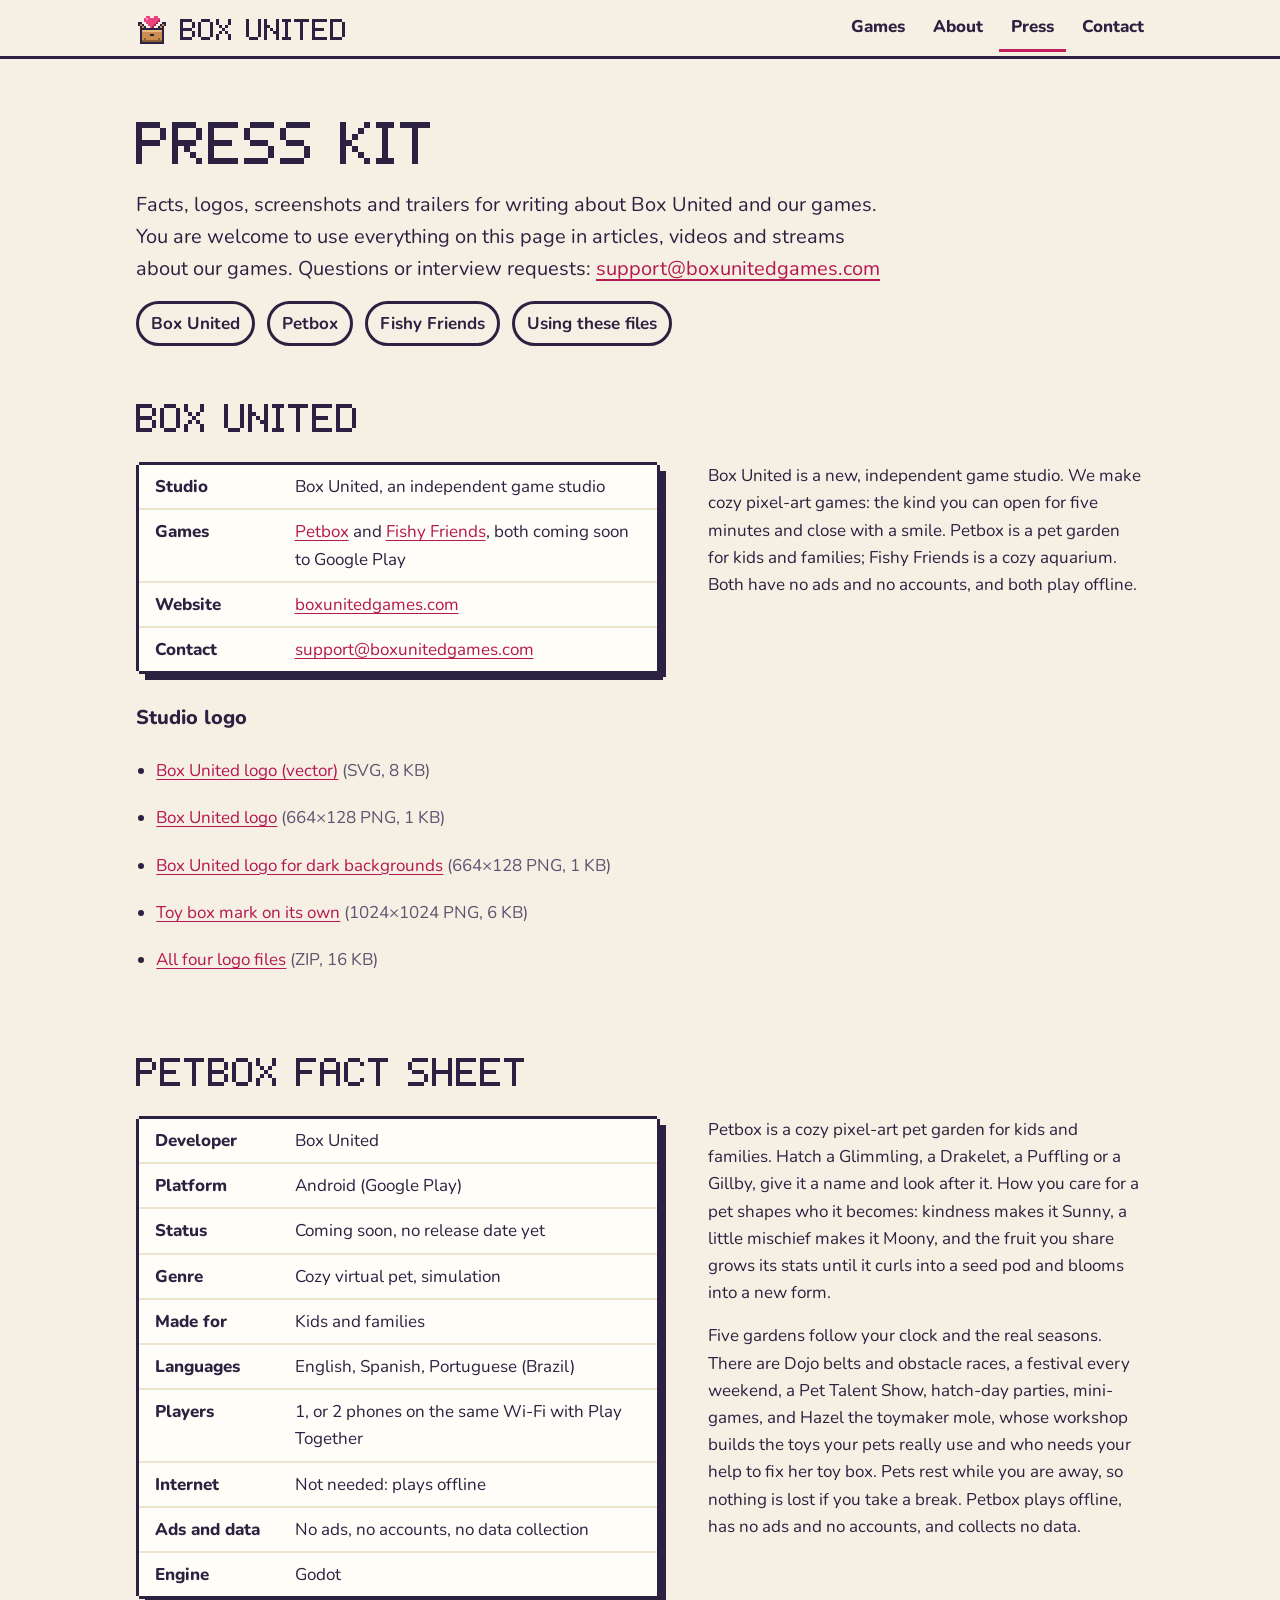
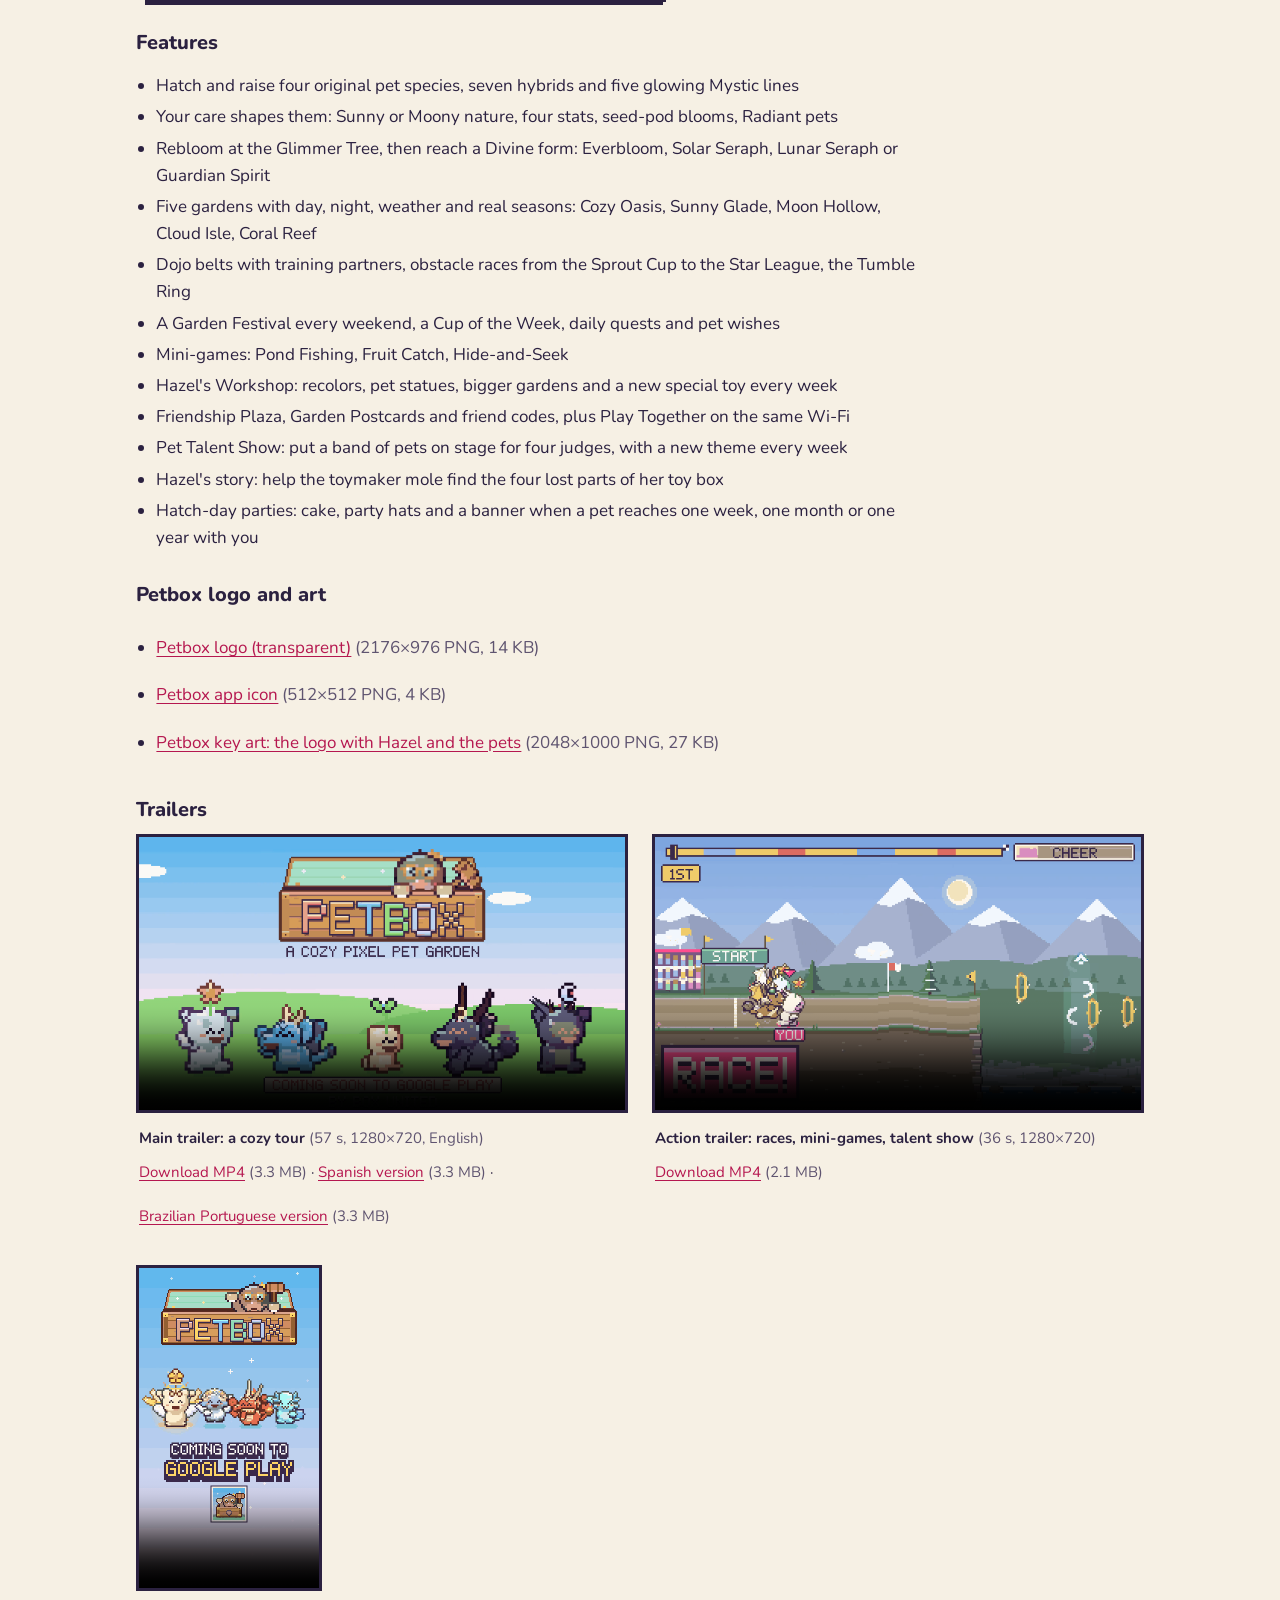
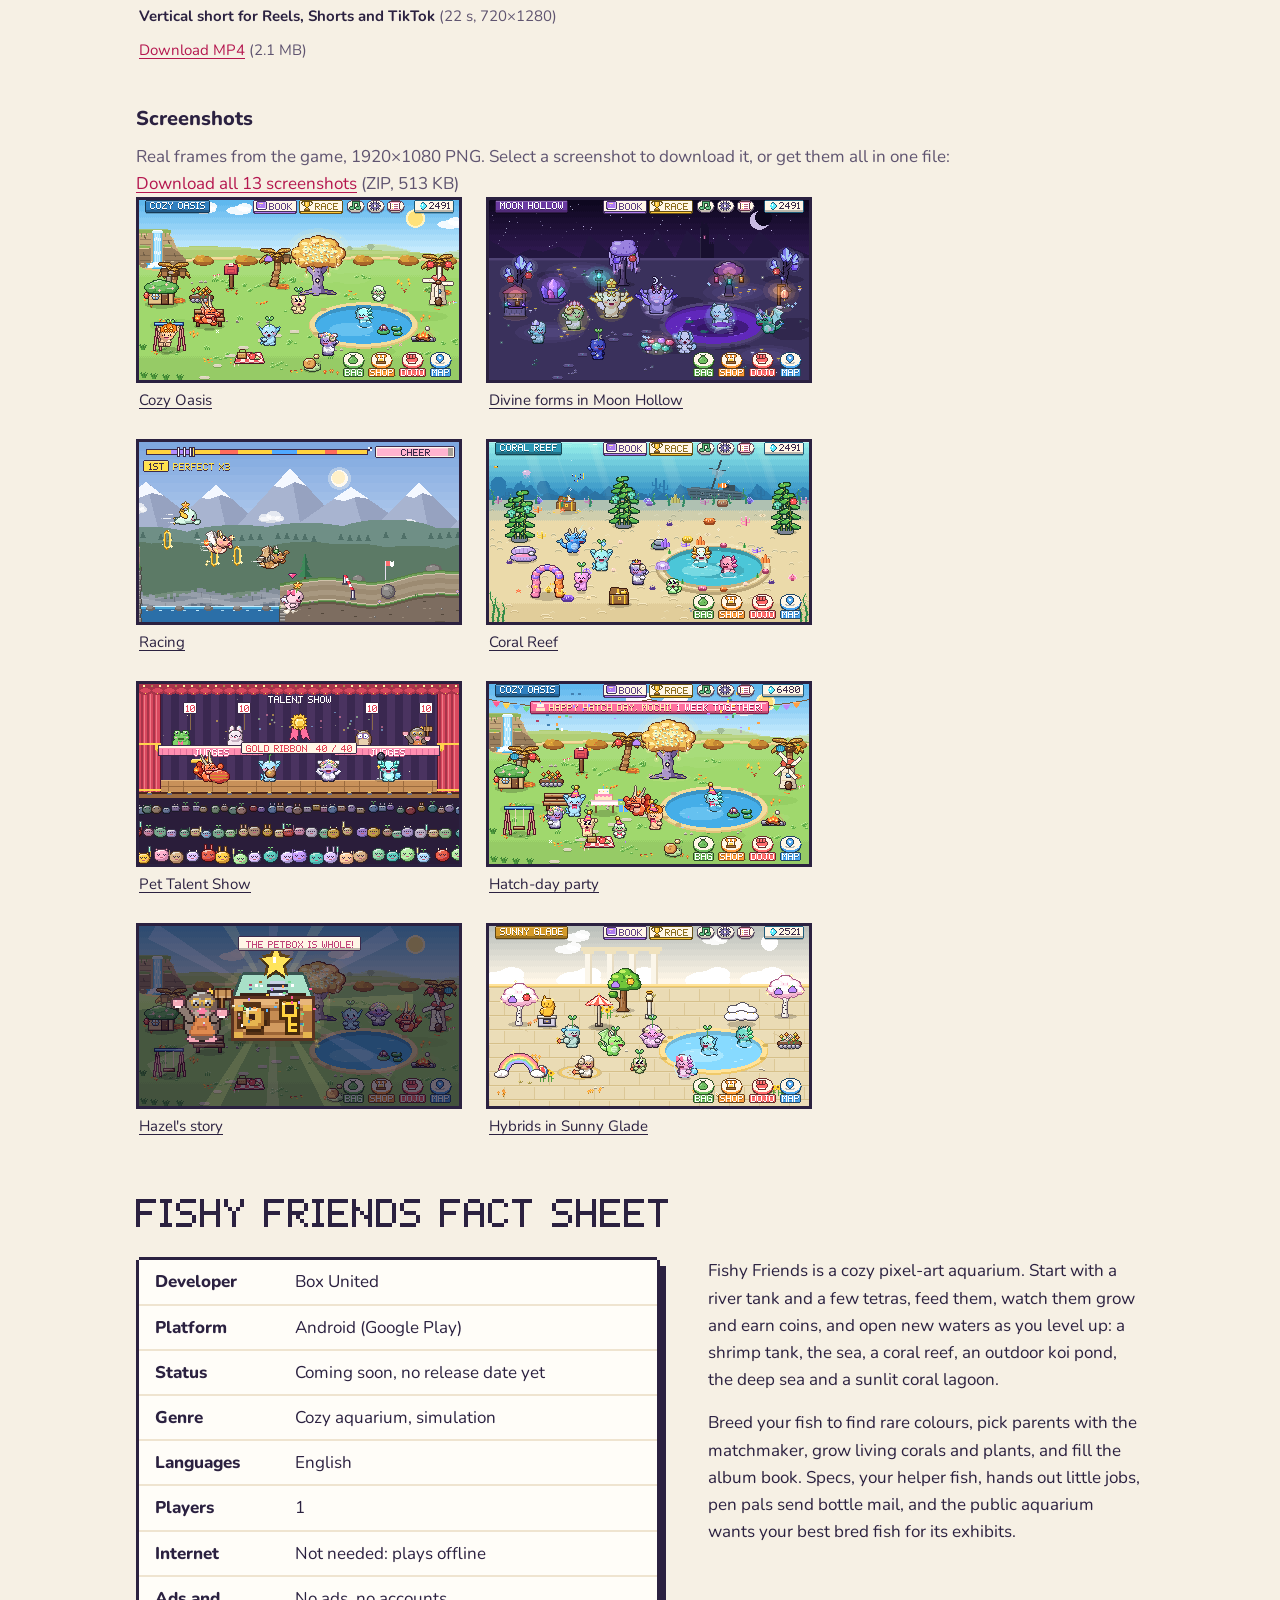
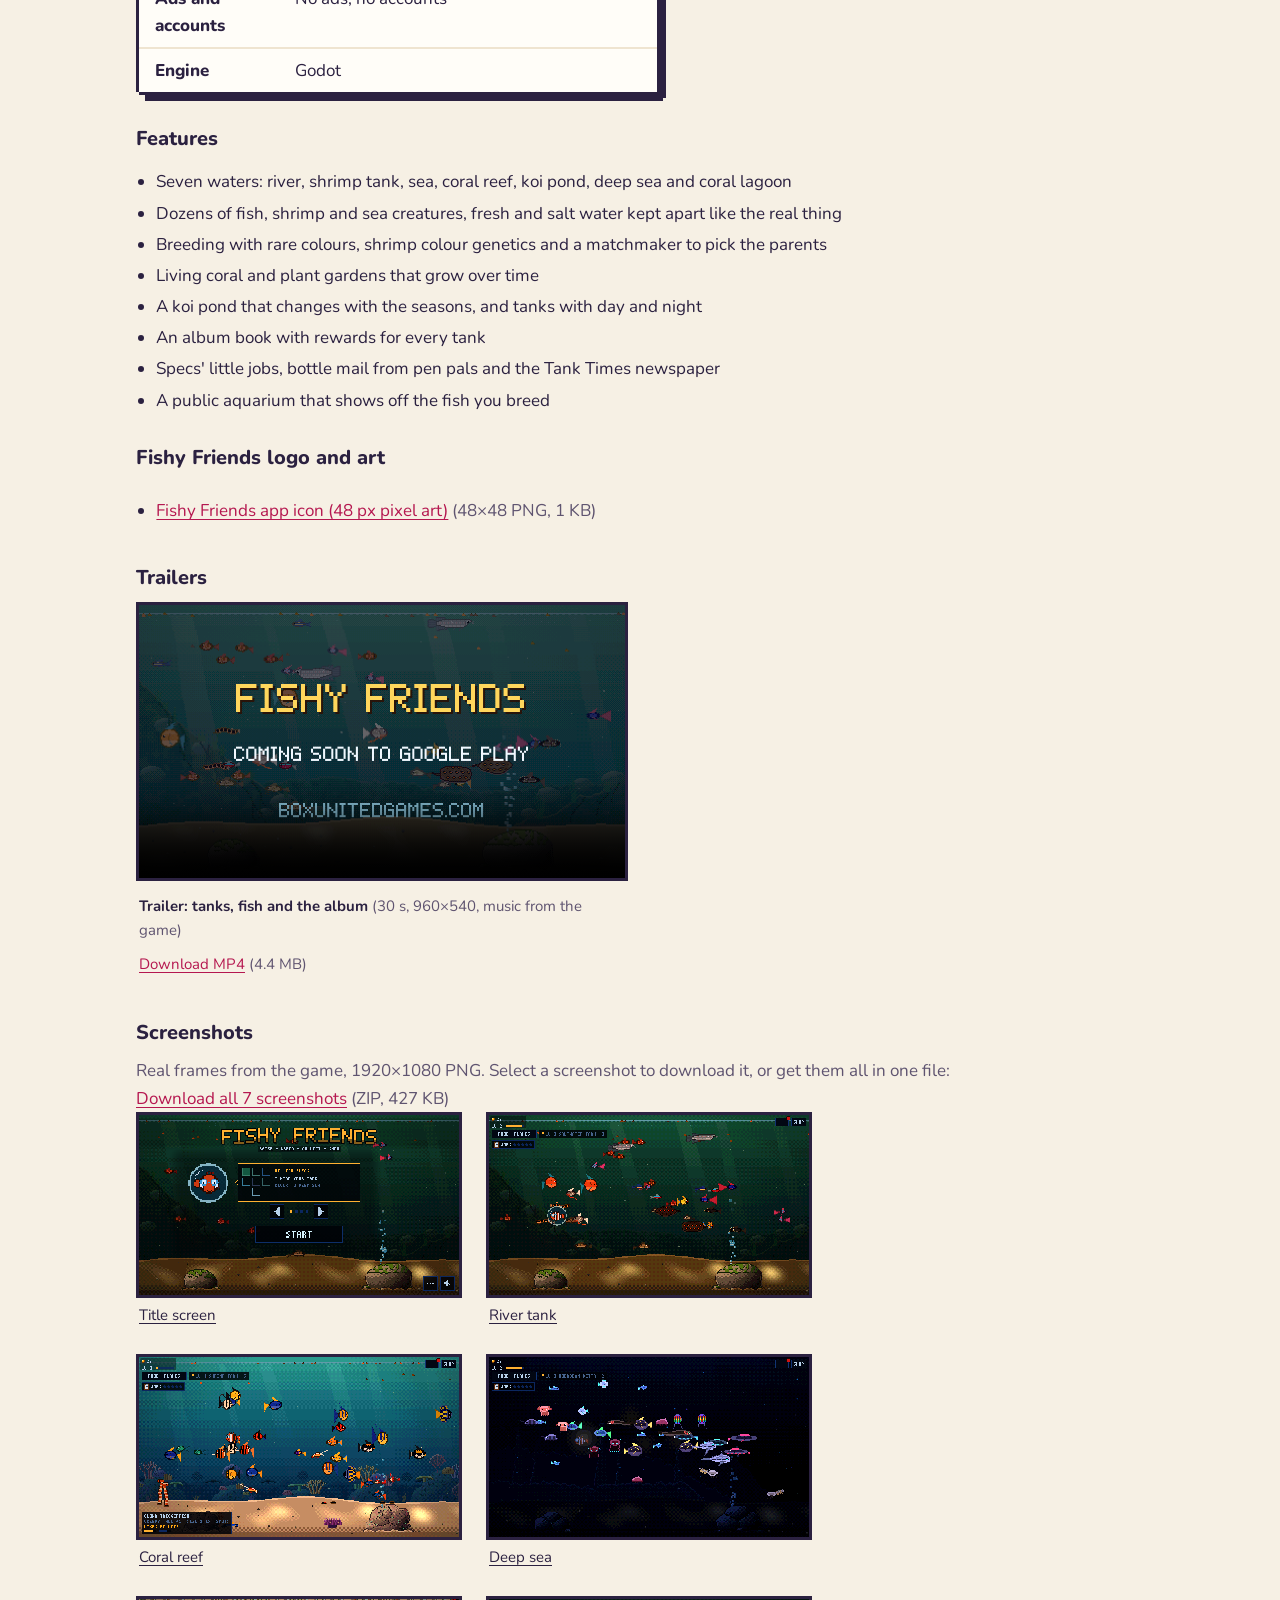
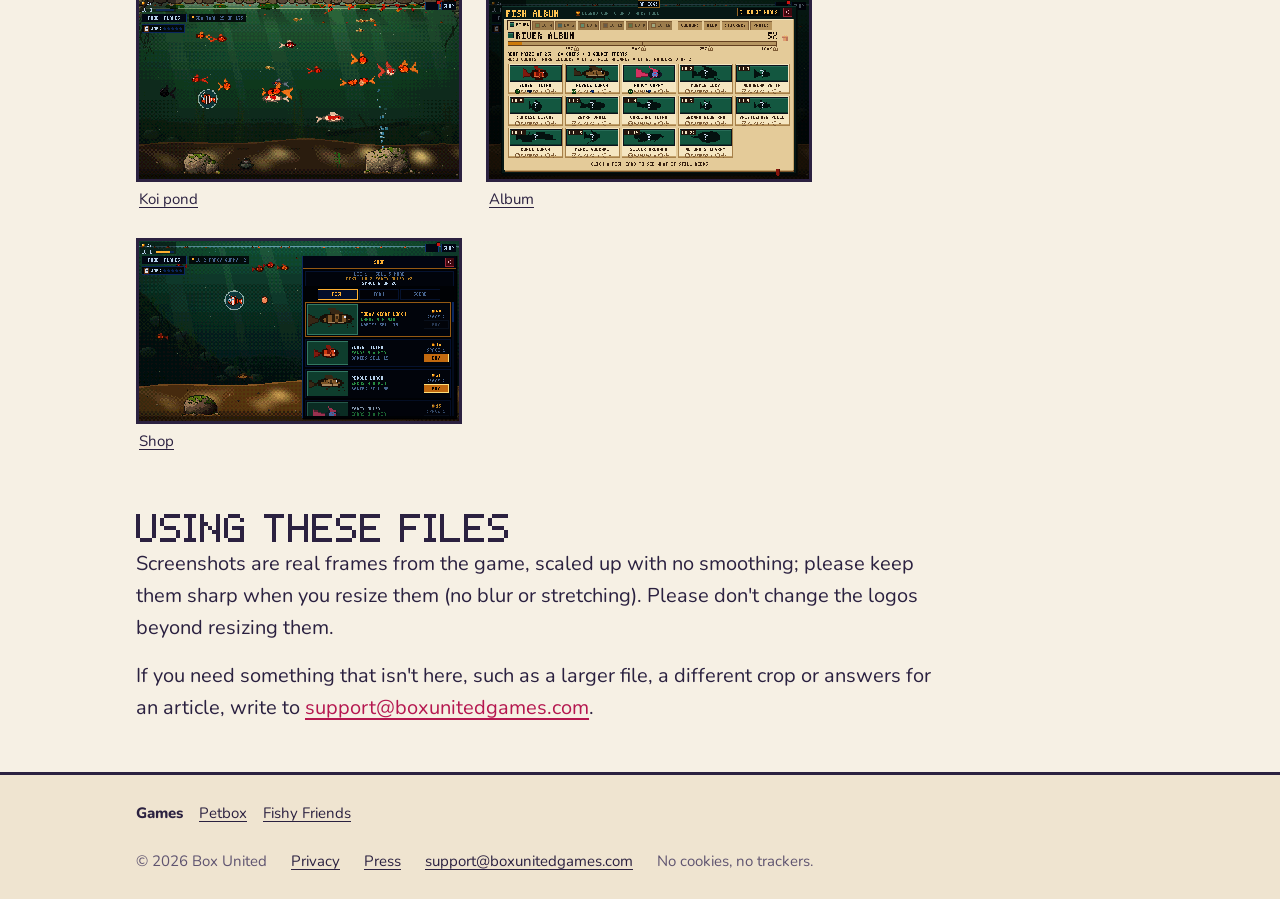
<file: press/index.html>
<!doctype html>
<html lang="en">
<head>
<meta charset="utf-8">
<meta http-equiv="Content-Security-Policy" content="default-src 'self'; img-src 'self' data:; style-src 'self' 'unsafe-inline'; script-src 'self'; font-src 'self'; media-src 'self'; connect-src 'none'; frame-src 'none'; object-src 'none'; base-uri 'self'; form-action 'none'">
<meta name="referrer" content="strict-origin-when-cross-origin">
<meta name="viewport" content="width=device-width, initial-scale=1, viewport-fit=cover">
<meta name="color-scheme" content="light dark">
<meta name="theme-color" content="#f6f0e4" media="(prefers-color-scheme: light)">
<meta name="theme-color" content="#1b1524" media="(prefers-color-scheme: dark)">
<title>Press kit - Box United</title>
<meta name="description" content="Press kit for Box United and Petbox: fact sheet, logos, screenshots and trailers to download, and how to reach us.">
<link rel="canonical" href="https://boxunitedgames.com/press/">
<link rel="icon" href="/assets/brand/favicon.svg" type="image/svg+xml">
<link rel="icon" href="/assets/brand/favicon.ico" sizes="32x32">
<link rel="apple-touch-icon" href="/assets/brand/apple-touch-icon.png">
<link rel="preload" href="/assets/fonts/box-pixel-v1.woff2" as="font" type="font/woff2" crossorigin>
<link rel="preload" href="/assets/fonts/nunito-latin-v2.woff2" as="font" type="font/woff2" crossorigin>
<link rel="stylesheet" href="/assets/css/brand.css">
<link rel="stylesheet" href="/assets/css/site.css">
<script defer src="/assets/js/site.js"></script>
<meta property="og:type" content="website">
<meta property="og:site_name" content="Box United">
<meta property="og:title" content="Press kit - Box United">
<meta property="og:description" content="Fact sheet, logos, screenshots and trailers for Box United and Petbox.">
<meta property="og:url" content="https://boxunitedgames.com/press/">
<meta property="og:image" content="https://boxunitedgames.com/assets/brand/og-studio.png">
<meta property="og:image:width" content="1200">
<meta property="og:image:height" content="630">
<meta property="og:image:alt" content="Box United logo and the line Cozy little games made with care, above an open pixel toy box with four Petbox pets on the grass">
<meta property="og:locale" content="en_US">
<meta name="twitter:card" content="summary_large_image">
<meta name="twitter:image:alt" content="Box United logo and the line Cozy little games made with care, above an open pixel toy box with four Petbox pets on the grass">
</head>
<body>
<a class="skip" href="#main">Skip to content</a>
<header class="site-head"><div class="site-head__in">
  <a class="brand" href="/"><img src="/assets/brand/logo.svg" alt="" width="32" height="32"><span>Box United</span></a>
  <nav class="site-nav" aria-label="Main"><a href="/#games">Games</a><a href="/#about">About</a><a href="/press/" aria-current="page">Press</a><a href="/#contact">Contact</a></nav>
</div></header>

<main id="main" class="press-page">
  <div class="wrap">
    <div class="page-head">
      <h1 class="page-title">Press kit</h1>
      <p class="lede">Facts, logos, screenshots and trailers for writing about Box United and our games. You are welcome to use everything on this page in articles, videos and streams about our games. Questions or interview requests: <a href="mailto:support@boxunitedgames.com">support@boxunitedgames.com</a></p>
      <nav class="press-toc" aria-label="On this page"><a href="#studio-title">Box United</a><a href="#petbox">Petbox</a><a href="#fishyfriends">Fishy Friends</a><a href="#use-title">Using these files</a></nav>
    </div>

    <section aria-labelledby="studio-title" data-reveal>
      <h2 id="studio-title">Box United</h2>
      <div class="press-game__grid">
        <dl class="facts card">
          <div><dt>Studio</dt><dd>Box United, an independent game studio</dd></div>
          <div><dt>Games</dt><dd><a href="#petbox">Petbox</a> and <a href="#fishyfriends">Fishy Friends</a>, both coming soon to Google Play</dd></div>
          <div><dt>Website</dt><dd><a href="/">boxunitedgames.com</a></dd></div>
          <div><dt>Contact</dt><dd><a href="mailto:support@boxunitedgames.com">support@boxunitedgames.com</a></dd></div>
        </dl>
        <div class="press-game__about">
          <p>Box United is a new, independent game studio. We make cozy pixel-art games: the kind you can open for five minutes and close with a smile. Petbox is a pet garden for kids and families; Fishy Friends is a cozy aquarium. Both have no ads and no accounts, and both play offline.</p>
        </div>
      </div>
      <!-- build:press-studio -->
    <h3>Studio logo</h3>
      <ul class="press-downloads">
          <li><a href="/assets/brand/lockup.svg" download="boxunited-logo.svg">Box United logo (vector)</a> <span class="muted">(SVG, 8 KB)</span></li>
          <li><a href="/assets/brand/lockup-8x.png" download="boxunited-logo.png">Box United logo</a> <span class="muted">(664&times;128 PNG, 1 KB)</span></li>
          <li><a href="/assets/brand/lockup-8x-dark.png" download="boxunited-logo-white.png">Box United logo for dark backgrounds</a> <span class="muted">(664&times;128 PNG, 1 KB)</span></li>
          <li><a href="/assets/brand/mark-1024.png" download="boxunited-toybox.png">Toy box mark on its own</a> <span class="muted">(1024&times;1024 PNG, 6 KB)</span></li>
          <li><a href="/press/boxunited-logos.zip" download="boxunited-logos.zip">All four logo files</a> <span class="muted">(ZIP, 16 KB)</span></li>
      </ul>
    <!-- /build:press-studio -->
    </section>

    <!-- build:press -->
    <section class="press-game" id="petbox" aria-labelledby="press-petbox">
      <h2 id="press-petbox">Petbox fact sheet</h2>
      <div class="press-game__grid">
        <dl class="facts card">
          <div><dt>Developer</dt><dd>Box United</dd></div>
          <div><dt>Platform</dt><dd>Android (Google Play)</dd></div>
          <div><dt>Status</dt><dd>Coming soon, no release date yet</dd></div>
          <div><dt>Genre</dt><dd>Cozy virtual pet, simulation</dd></div>
          <div><dt>Made for</dt><dd>Kids and families</dd></div>
          <div><dt>Languages</dt><dd>English, Spanish, Portuguese (Brazil)</dd></div>
          <div><dt>Players</dt><dd>1, or 2 phones on the same Wi-Fi with Play Together</dd></div>
          <div><dt>Internet</dt><dd>Not needed: plays offline</dd></div>
          <div><dt>Ads and data</dt><dd>No ads, no accounts, no data collection</dd></div>
          <div><dt>Engine</dt><dd>Godot</dd></div>
        </dl>
        <div class="press-game__about">
        <p>Petbox is a cozy pixel-art pet garden for kids and families. Hatch a Glimmling, a Drakelet, a Puffling or a Gillby, give it a name and look after it. How you care for a pet shapes who it becomes: kindness makes it Sunny, a little mischief makes it Moony, and the fruit you share grows its stats until it curls into a seed pod and blooms into a new form.</p>
        <p>Five gardens follow your clock and the real seasons. There are Dojo belts and obstacle races, a festival every weekend, a Pet Talent Show, hatch-day parties, mini-games, and Hazel the toymaker mole, whose workshop builds the toys your pets really use and who needs your help to fix her toy box. Pets rest while you are away, so nothing is lost if you take a break. Petbox plays offline, has no ads and no accounts, and collects no data.</p>
        </div>
      </div>
      <h3>Features</h3>
      <ul class="press-features">
          <li>Hatch and raise four original pet species, seven hybrids and five glowing Mystic lines</li>
          <li>Your care shapes them: Sunny or Moony nature, four stats, seed-pod blooms, Radiant pets</li>
          <li>Rebloom at the Glimmer Tree, then reach a Divine form: Everbloom, Solar Seraph, Lunar Seraph or Guardian Spirit</li>
          <li>Five gardens with day, night, weather and real seasons: Cozy Oasis, Sunny Glade, Moon Hollow, Cloud Isle, Coral Reef</li>
          <li>Dojo belts with training partners, obstacle races from the Sprout Cup to the Star League, the Tumble Ring</li>
          <li>A Garden Festival every weekend, a Cup of the Week, daily quests and pet wishes</li>
          <li>Mini-games: Pond Fishing, Fruit Catch, Hide-and-Seek</li>
          <li>Hazel&#x27;s Workshop: recolors, pet statues, bigger gardens and a new special toy every week</li>
          <li>Friendship Plaza, Garden Postcards and friend codes, plus Play Together on the same Wi-Fi</li>
          <li>Pet Talent Show: put a band of pets on stage for four judges, with a new theme every week</li>
          <li>Hazel&#x27;s story: help the toymaker mole find the four lost parts of her toy box</li>
          <li>Hatch-day parties: cake, party hats and a banner when a pet reaches one week, one month or one year with you</li>
      </ul>
      <h3>Petbox logo and art</h3>
      <ul class="press-downloads">
          <li><a href="/press/img/petbox/petbox-logo-2176.png" download="petbox-logo.png">Petbox logo (transparent)</a> <span class="muted">(2176&times;976 PNG, 14 KB)</span></li>
          <li><a href="/petbox/img/icon.png" download="petbox-app-icon.png">Petbox app icon</a> <span class="muted">(512&times;512 PNG, 4 KB)</span></li>
          <li><a href="/press/img/petbox/petbox-key-art-2048.png" download="petbox-key-art.png">Petbox key art: the logo with Hazel and the pets</a> <span class="muted">(2048&times;1000 PNG, 27 KB)</span></li>
      </ul>
      <h3 id="petbox-trailers">Trailers</h3>
      <ul class="press-media-list">
          <li class="press-media">
            <video controls playsinline preload="none" width="1280" height="720" poster="/petbox/media/petbox-cozy-v2.png"><source src="/petbox/media/petbox-cozy-v2.mp4" type="video/mp4"></video>
            <p class="press-media__label"><strong>Main trailer: a cozy tour</strong> <span class="muted">(57 s, 1280×720, English)</span></p>
            <p class="press-media__links"><a href="/petbox/media/petbox-cozy-v2.mp4" download="petbox-trailer.mp4">Download MP4</a> <span class="muted">(3.3 MB)</span> &middot; <a href="/petbox/media/petbox-cozy-es-v2.mp4" download="petbox-trailer-es.mp4">Spanish version</a> <span class="muted">(3.3 MB)</span> &middot; <a href="/petbox/media/petbox-cozy-pt-br-v2.mp4" download="petbox-trailer-pt-br.mp4">Brazilian Portuguese version</a> <span class="muted">(3.3 MB)</span></p>
          </li>
          <li class="press-media">
            <video controls playsinline preload="none" width="1280" height="720" poster="/petbox/media/petbox-trailer-v2.png"><source src="/petbox/media/petbox-trailer-v2.mp4" type="video/mp4"></video>
            <p class="press-media__label"><strong>Action trailer: races, mini-games, talent show</strong> <span class="muted">(36 s, 1280×720)</span></p>
            <p class="press-media__links"><a href="/petbox/media/petbox-trailer-v2.mp4" download="petbox-action-trailer.mp4">Download MP4</a> <span class="muted">(2.1 MB)</span></p>
          </li>
          <li class="press-media press-media--tall">
            <video controls playsinline preload="none" width="720" height="1280" poster="/petbox/media/petbox-short-v2.png"><source src="/petbox/media/petbox-short-v2.mp4" type="video/mp4"></video>
            <p class="press-media__label"><strong>Vertical short for Reels, Shorts and TikTok</strong> <span class="muted">(22 s, 720×1280)</span></p>
            <p class="press-media__links"><a href="/petbox/media/petbox-short-v2.mp4" download="petbox-vertical-short.mp4">Download MP4</a> <span class="muted">(2.1 MB)</span></p>
          </li>
      </ul>
      <h3>Screenshots</h3>
      <p class="muted">Real frames from the game, 1920&times;1080 PNG. Select a screenshot to download it, or get them all in one file:</p>
      <p><a href="/press/petbox-screenshots.zip" download="petbox-screenshots.zip">Download all 13 screenshots</a> <span class="muted">(ZIP, 513 KB)</span></p>
      <ul class="press-shots">
          <li class="press-shot">
            <a href="/press/img/petbox/01-cozy-oasis-1920.png" download="petbox-screenshot-01-cozy-oasis.png"><img src="/press/img/petbox/01-cozy-oasis-320.png" width="320" height="180" alt="Cozy Oasis on an autumn morning: pets on the swing, the bench and in the pond by the Glimmer Tree" loading="lazy" decoding="async"><span class="press-shot__cap">Cozy Oasis</span></a>
          </li>
          <li class="press-shot">
            <a href="/press/img/petbox/02-divine-1920.png" download="petbox-screenshot-02-divine.png"><img src="/press/img/petbox/02-divine-320.png" width="320" height="180" alt="Moon Hollow at night with the four Divine forms and glowing Mystic pets" loading="lazy" decoding="async"><span class="press-shot__cap">Divine forms in Moon Hollow</span></a>
          </li>
          <li class="press-shot">
            <a href="/press/img/petbox/03-race-1920.png" download="petbox-screenshot-03-race.png"><img src="/press/img/petbox/03-race-320.png" width="320" height="180" alt="A race in the hills: pets glide through gold rings and yours is in first place" loading="lazy" decoding="async"><span class="press-shot__cap">Racing</span></a>
          </li>
          <li class="press-shot">
            <a href="/press/img/petbox/11-coral-reef-1920.png" download="petbox-screenshot-11-coral-reef.png"><img src="/press/img/petbox/11-coral-reef-320.png" width="320" height="180" alt="The underwater Coral Reef garden with a sunken ship, coral, a treasure chest and pets in the lagoon" loading="lazy" decoding="async"><span class="press-shot__cap">Coral Reef</span></a>
          </li>
          <li class="press-shot">
            <a href="/press/img/petbox/12-talent-show-1920.png" download="petbox-screenshot-12-talent-show.png"><img src="/press/img/petbox/12-talent-show-320.png" width="320" height="180" alt="The Pet Talent Show: a pet band wins a gold ribbon from the four judges" loading="lazy" decoding="async"><span class="press-shot__cap">Pet Talent Show</span></a>
          </li>
          <li class="press-shot">
            <a href="/press/img/petbox/13-hatch-day-1920.png" download="petbox-screenshot-13-hatch-day.png"><img src="/press/img/petbox/13-hatch-day-320.png" width="320" height="180" alt="A hatch-day party in the Cozy Oasis: cake, party hats and a banner for one week together" loading="lazy" decoding="async"><span class="press-shot__cap">Hatch-day party</span></a>
          </li>
          <li class="press-shot">
            <a href="/press/img/petbox/14-hazels-story-1920.png" download="petbox-screenshot-14-hazels-story.png"><img src="/press/img/petbox/14-hazels-story-320.png" width="320" height="180" alt="Hazel&#x27;s story: the toy box is whole again and Hazel cheers with the pets" loading="lazy" decoding="async"><span class="press-shot__cap">Hazel&#x27;s story</span></a>
          </li>
          <li class="press-shot">
            <a href="/press/img/petbox/07-hybrids-1920.png" download="petbox-screenshot-07-hybrids.png"><img src="/press/img/petbox/07-hybrids-320.png" width="320" height="180" alt="Sunny Glade in summer with all seven hybrid pets" loading="lazy" decoding="async"><span class="press-shot__cap">Hybrids in Sunny Glade</span></a>
          </li>
      </ul>
    </section>
    <section class="press-game" id="fishyfriends" aria-labelledby="press-fishyfriends">
      <h2 id="press-fishyfriends">Fishy Friends fact sheet</h2>
      <div class="press-game__grid">
        <dl class="facts card">
          <div><dt>Developer</dt><dd>Box United</dd></div>
          <div><dt>Platform</dt><dd>Android (Google Play)</dd></div>
          <div><dt>Status</dt><dd>Coming soon, no release date yet</dd></div>
          <div><dt>Genre</dt><dd>Cozy aquarium, simulation</dd></div>
          <div><dt>Languages</dt><dd>English</dd></div>
          <div><dt>Players</dt><dd>1</dd></div>
          <div><dt>Internet</dt><dd>Not needed: plays offline</dd></div>
          <div><dt>Ads and accounts</dt><dd>No ads, no accounts</dd></div>
          <div><dt>Engine</dt><dd>Godot</dd></div>
        </dl>
        <div class="press-game__about">
        <p>Fishy Friends is a cozy pixel-art aquarium. Start with a river tank and a few tetras, feed them, watch them grow and earn coins, and open new waters as you level up: a shrimp tank, the sea, a coral reef, an outdoor koi pond, the deep sea and a sunlit coral lagoon.</p>
        <p>Breed your fish to find rare colours, pick parents with the matchmaker, grow living corals and plants, and fill the album book. Specs, your helper fish, hands out little jobs, pen pals send bottle mail, and the public aquarium wants your best bred fish for its exhibits.</p>
        </div>
      </div>
      <h3>Features</h3>
      <ul class="press-features">
          <li>Seven waters: river, shrimp tank, sea, coral reef, koi pond, deep sea and coral lagoon</li>
          <li>Dozens of fish, shrimp and sea creatures, fresh and salt water kept apart like the real thing</li>
          <li>Breeding with rare colours, shrimp colour genetics and a matchmaker to pick the parents</li>
          <li>Living coral and plant gardens that grow over time</li>
          <li>A koi pond that changes with the seasons, and tanks with day and night</li>
          <li>An album book with rewards for every tank</li>
          <li>Specs&#x27; little jobs, bottle mail from pen pals and the Tank Times newspaper</li>
          <li>A public aquarium that shows off the fish you breed</li>
      </ul>
      <h3>Fishy Friends logo and art</h3>
      <ul class="press-downloads">
          <li><a href="/fishyfriends/img/icon.png" download="fishyfriends-app-icon.png">Fishy Friends app icon (48 px pixel art)</a> <span class="muted">(48&times;48 PNG, 1 KB)</span></li>
      </ul>
      <h3 id="fishyfriends-trailers">Trailers</h3>
      <ul class="press-media-list">
          <li class="press-media">
            <video controls playsinline preload="none" width="960" height="540" poster="/fishyfriends/media/fishyfriends-trailer-v1.png"><source src="/fishyfriends/media/fishyfriends-trailer-v1.mp4" type="video/mp4"></video>
            <p class="press-media__label"><strong>Trailer: tanks, fish and the album</strong> <span class="muted">(30 s, 960×540, music from the game)</span></p>
            <p class="press-media__links"><a href="/fishyfriends/media/fishyfriends-trailer-v1.mp4" download="fishyfriends-trailer.mp4">Download MP4</a> <span class="muted">(4.4 MB)</span></p>
          </li>
      </ul>
      <h3>Screenshots</h3>
      <p class="muted">Real frames from the game, 1920&times;1080 PNG. Select a screenshot to download it, or get them all in one file:</p>
      <p><a href="/press/fishyfriends-screenshots.zip" download="fishyfriends-screenshots.zip">Download all 7 screenshots</a> <span class="muted">(ZIP, 427 KB)</span></p>
      <ul class="press-shots">
          <li class="press-shot">
            <a href="/press/img/fishyfriends/title-1920.png" download="fishyfriends-screenshot-title.png"><img src="/press/img/fishyfriends/title-480.png" width="480" height="270" alt="The Fishy Friends title screen: Specs the helper fish says hi above the START button" loading="lazy" decoding="async"><span class="press-shot__cap">Title screen</span></a>
          </li>
          <li class="press-shot">
            <a href="/press/img/fishyfriends/river-1920.png" download="fishyfriends-screenshot-river.png"><img src="/press/img/fishyfriends/river-480.png" width="480" height="270" alt="A busy river tank full of tetras, guppies, bettas and loaches" loading="lazy" decoding="async"><span class="press-shot__cap">River tank</span></a>
          </li>
          <li class="press-shot">
            <a href="/press/img/fishyfriends/reef-1920.png" download="fishyfriends-screenshot-reef.png"><img src="/press/img/fishyfriends/reef-480.png" width="480" height="270" alt="A coral reef tank with clownfish, tangs, butterflyfish and cleaner shrimp" loading="lazy" decoding="async"><span class="press-shot__cap">Coral reef</span></a>
          </li>
          <li class="press-shot">
            <a href="/press/img/fishyfriends/deep-1920.png" download="fishyfriends-screenshot-deep.png"><img src="/press/img/fishyfriends/deep-480.png" width="480" height="270" alt="The dark deep-sea tank with glowing fish and pink jellies" loading="lazy" decoding="async"><span class="press-shot__cap">Deep sea</span></a>
          </li>
          <li class="press-shot">
            <a href="/press/img/fishyfriends/pond-1920.png" download="fishyfriends-screenshot-pond.png"><img src="/press/img/fishyfriends/pond-480.png" width="480" height="270" alt="An outdoor koi pond with red and white koi and orange goldfish" loading="lazy" decoding="async"><span class="press-shot__cap">Koi pond</span></a>
          </li>
          <li class="press-shot">
            <a href="/press/img/fishyfriends/album-1920.png" download="fishyfriends-screenshot-album.png"><img src="/press/img/fishyfriends/album-480.png" width="480" height="270" alt="The album book open on the river page, with fish cards to collect" loading="lazy" decoding="async"><span class="press-shot__cap">Album</span></a>
          </li>
          <li class="press-shot">
            <a href="/press/img/fishyfriends/shop-1920.png" download="fishyfriends-screenshot-shop.png"><img src="/press/img/fishyfriends/shop-480.png" width="480" height="270" alt="The fish shop with prices, earnings and tank space for each fish" loading="lazy" decoding="async"><span class="press-shot__cap">Shop</span></a>
          </li>
      </ul>
    </section>
    <!-- /build:press -->

    <section aria-labelledby="use-title" data-reveal>
      <h2 id="use-title">Using these files</h2>
      <div class="prose">
        <p>Screenshots are real frames from the game, scaled up with no smoothing; please keep them sharp when you resize them (no blur or stretching). Please don't change the logos beyond resizing them.</p>
        <p>If you need something that isn't here, such as a larger file, a different crop or answers for an article, write to <a href="mailto:support@boxunitedgames.com">support@boxunitedgames.com</a>.</p>
      </div>
    </section>
  </div>
</main>

<footer class="site-foot"><div class="site-foot__in">
  <p class="site-foot__games"><span>Games</span><a href="/petbox/">Petbox</a><a href="/fishyfriends/">Fishy Friends</a></p>
  <span>&copy; 2026 Box United</span><a href="/privacy/">Privacy</a><a href="/press/">Press</a><a href="mailto:support@boxunitedgames.com">support@boxunitedgames.com</a><span>No cookies, no trackers.</span>
</div></footer>
</body>
</html>
</file>
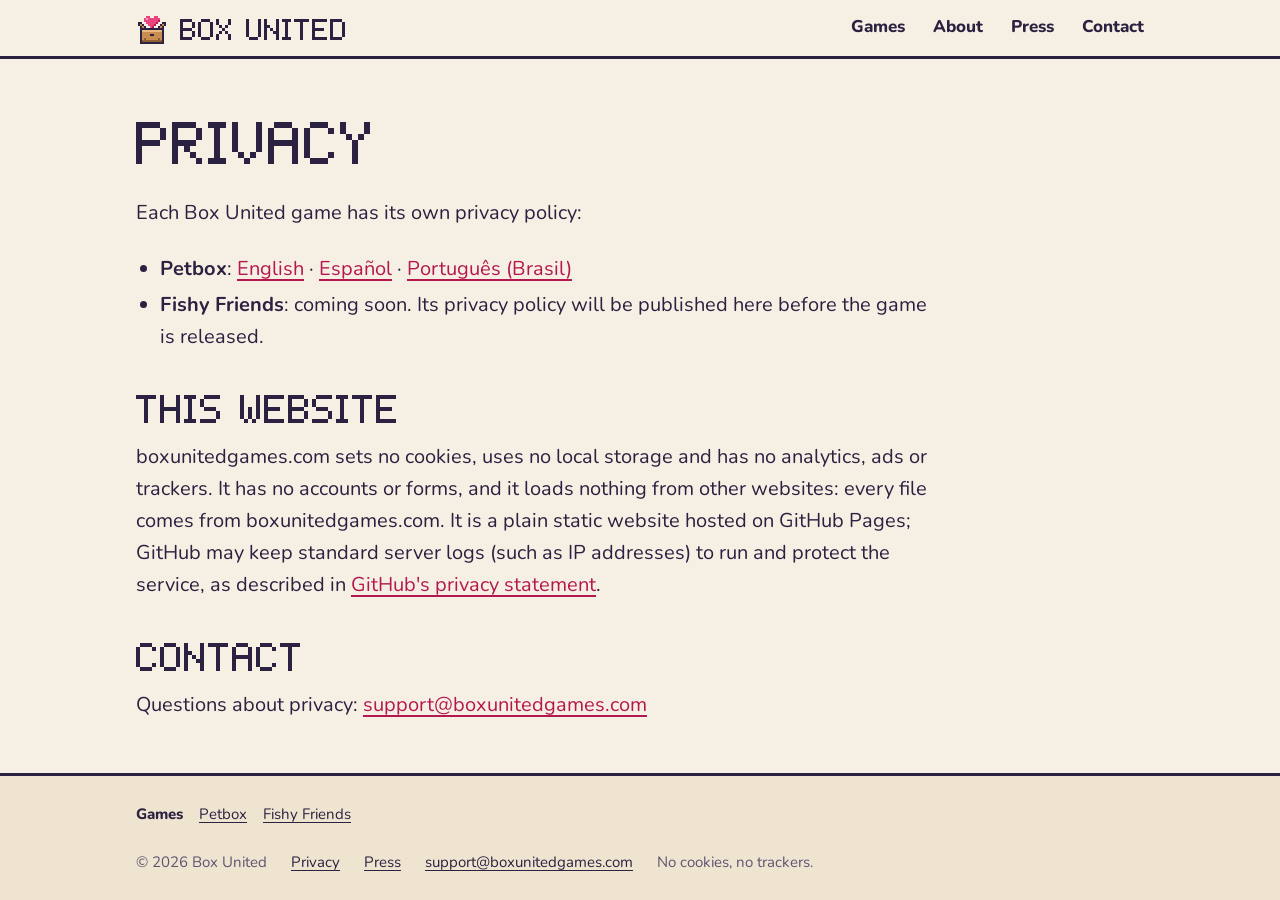
<file: privacy/index.html>
<!doctype html>
<html lang="en">
<head>
<meta charset="utf-8">
<meta http-equiv="Content-Security-Policy" content="default-src 'self'; img-src 'self' data:; style-src 'self' 'unsafe-inline'; script-src 'self'; font-src 'self'; media-src 'self'; connect-src 'none'; frame-src 'none'; object-src 'none'; base-uri 'self'; form-action 'none'">
<meta name="referrer" content="strict-origin-when-cross-origin">
<meta name="viewport" content="width=device-width, initial-scale=1, viewport-fit=cover">
<meta name="color-scheme" content="light dark">
<meta name="theme-color" content="#f6f0e4" media="(prefers-color-scheme: light)">
<meta name="theme-color" content="#1b1524" media="(prefers-color-scheme: dark)">
<title>Privacy - Box United</title>
<meta name="description" content="Privacy policies for Box United games, and how this website handles your data (it doesn't).">
<link rel="canonical" href="https://boxunitedgames.com/privacy/">
<link rel="icon" href="/assets/brand/favicon.svg" type="image/svg+xml">
<link rel="icon" href="/assets/brand/favicon.ico" sizes="32x32">
<link rel="apple-touch-icon" href="/assets/brand/apple-touch-icon.png">
<link rel="preload" href="/assets/fonts/box-pixel-v1.woff2" as="font" type="font/woff2" crossorigin>
<link rel="preload" href="/assets/fonts/nunito-latin-v2.woff2" as="font" type="font/woff2" crossorigin>
<link rel="stylesheet" href="/assets/css/brand.css">
<link rel="stylesheet" href="/assets/css/site.css">
<meta property="og:type" content="website">
<meta property="og:site_name" content="Box United">
<meta property="og:title" content="Privacy - Box United">
<meta property="og:description" content="Privacy policies for Box United games, and how this website handles your data (it doesn't).">
<meta property="og:url" content="https://boxunitedgames.com/privacy/">
<meta property="og:image" content="https://boxunitedgames.com/assets/brand/og-studio.png">
<meta property="og:image:width" content="1200">
<meta property="og:image:height" content="630">
<meta property="og:image:alt" content="Box United logo and the line Cozy little games made with care, above an open pixel toy box with four Petbox pets on the grass">
<meta property="og:locale" content="en_US">
<meta name="twitter:card" content="summary_large_image">
<meta name="twitter:image:alt" content="Box United logo and the line Cozy little games made with care, above an open pixel toy box with four Petbox pets on the grass">
</head>
<body>
<a class="skip" href="#main">Skip to content</a>
<header class="site-head"><div class="site-head__in">
  <a class="brand" href="/"><img src="/assets/brand/logo.svg" alt="" width="32" height="32"><span>Box United</span></a>
  <nav class="site-nav" aria-label="Main"><a href="/#games">Games</a><a href="/#about">About</a><a href="/press/">Press</a><a href="/#contact">Contact</a></nav>
</div></header>

<main id="main">
  <div class="wrap">
    <div class="page-head">
      <h1 class="page-title">Privacy</h1>
    </div>
    <div class="prose">
      <p>Each Box United game has its own privacy policy:</p>
      <ul>
        <li><strong>Petbox</strong>: <a href="/petbox/privacy/">English</a> ·
          <a href="/petbox/privacy/es/" hreflang="es" lang="es">Español</a> ·
          <a href="/petbox/privacy/pt-br/" hreflang="pt-BR" lang="pt-BR">Português (Brasil)</a></li>
        <li><strong>Fishy Friends</strong>: coming soon. Its privacy policy will be published here before the game is released.</li>
      </ul>

      <h2>This website</h2>
      <p>boxunitedgames.com sets no cookies, uses no local storage and has no analytics, ads or
        trackers. It has no accounts or forms, and it loads nothing from other websites: every file
        comes from boxunitedgames.com. It is a plain static website hosted on GitHub Pages; GitHub may
        keep standard server logs (such as IP addresses) to run and protect the service, as described in
        <a href="https://docs.github.com/en/site-policy/privacy-policies/github-general-privacy-statement">GitHub's privacy statement</a>.</p>

      <h2>Contact</h2>
      <p>Questions about privacy: <a href="mailto:support@boxunitedgames.com">support@boxunitedgames.com</a></p>
    </div>
  </div>
</main>

<footer class="site-foot"><div class="site-foot__in">
  <p class="site-foot__games"><span>Games</span><a href="/petbox/">Petbox</a><a href="/fishyfriends/">Fishy Friends</a></p>
  <span>&copy; 2026 Box United</span><a href="/privacy/" aria-current="page">Privacy</a><a href="/press/">Press</a><a href="mailto:support@boxunitedgames.com">support@boxunitedgames.com</a><span>No cookies, no trackers.</span>
</div></footer>
</body>
</html>
</file>
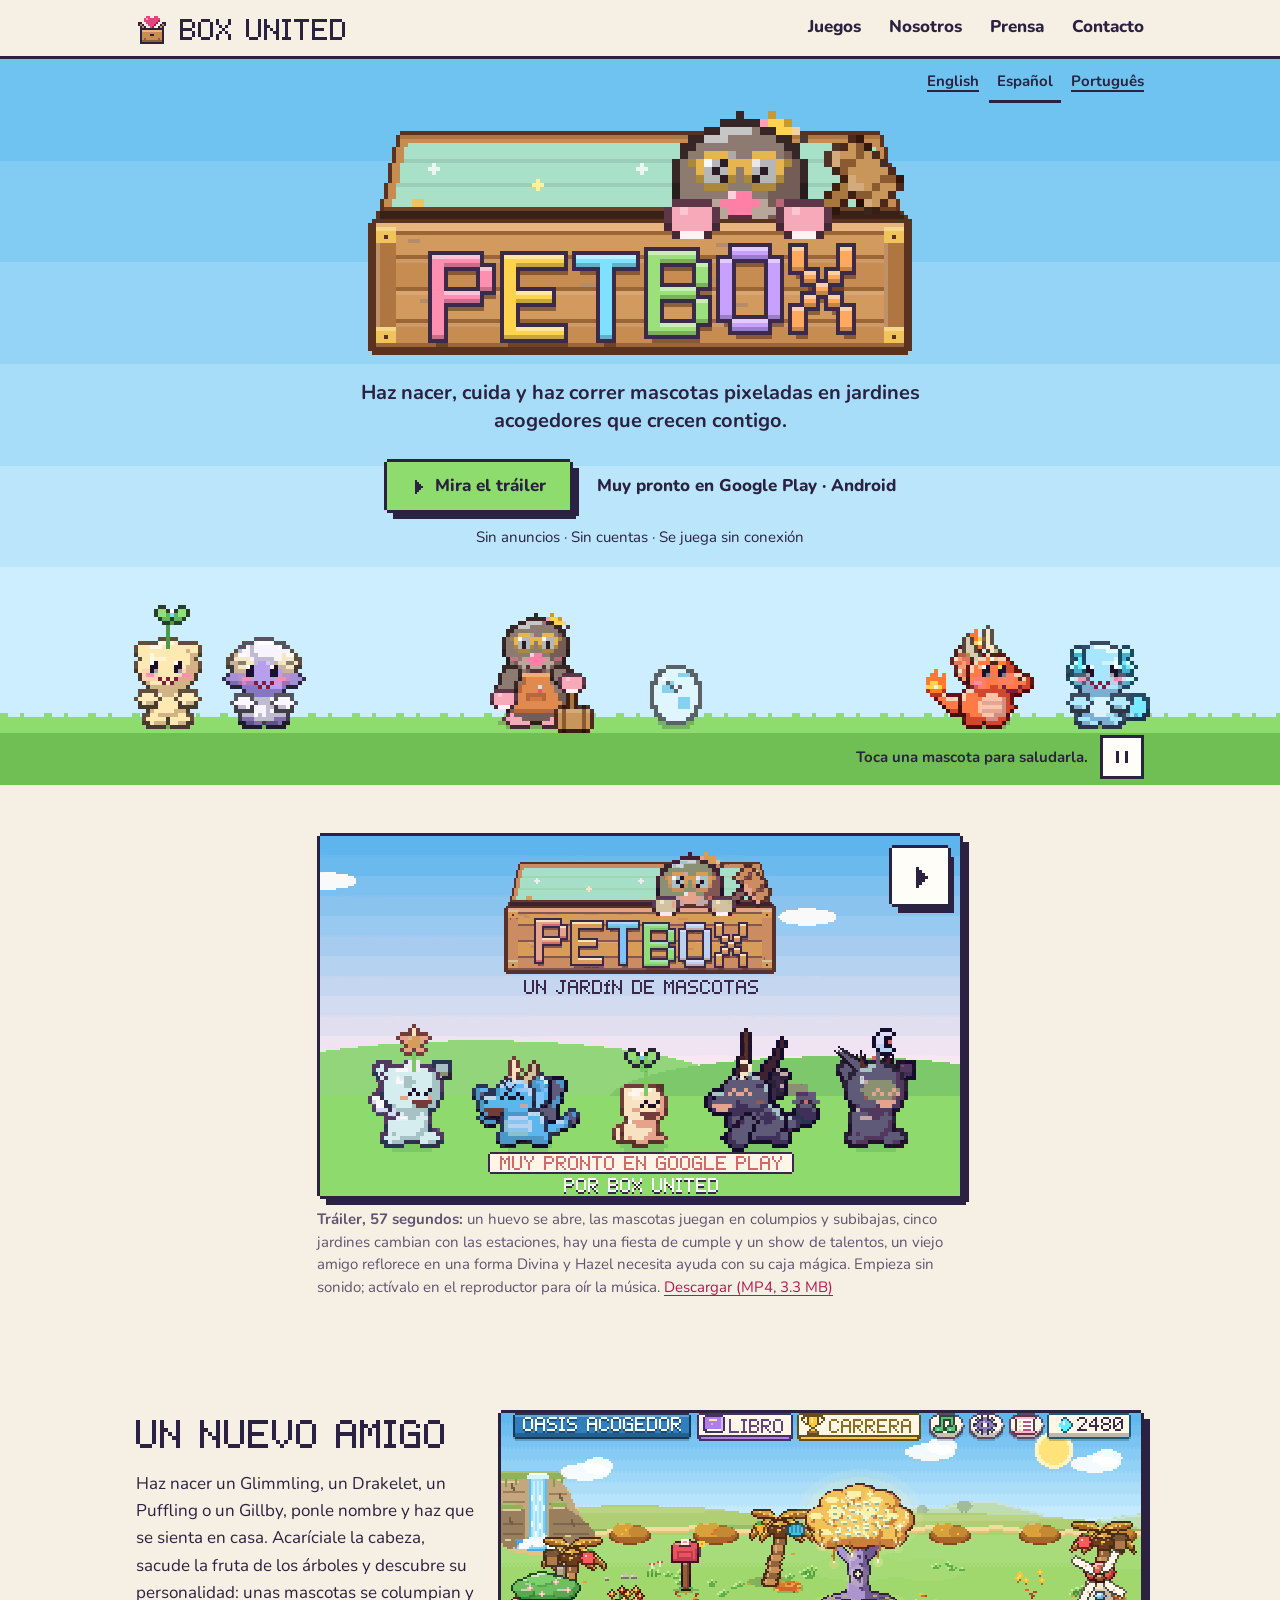
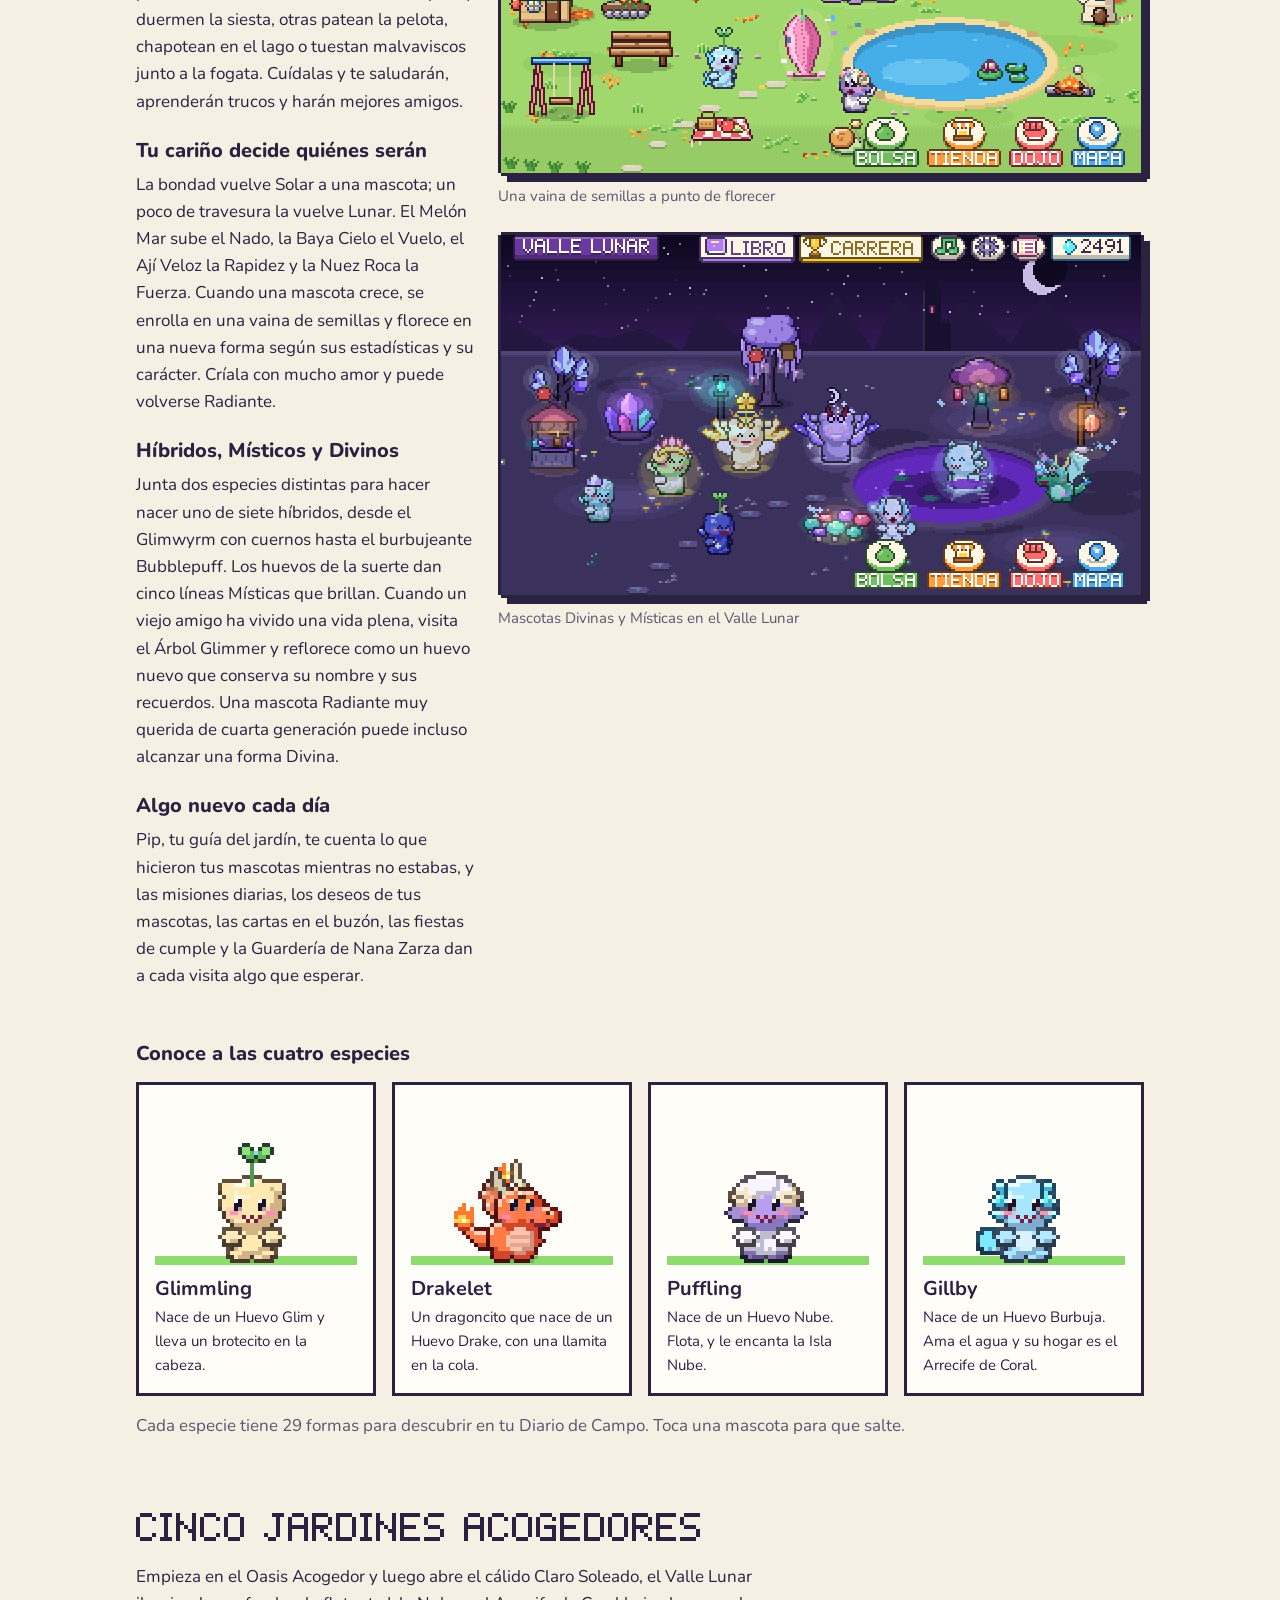
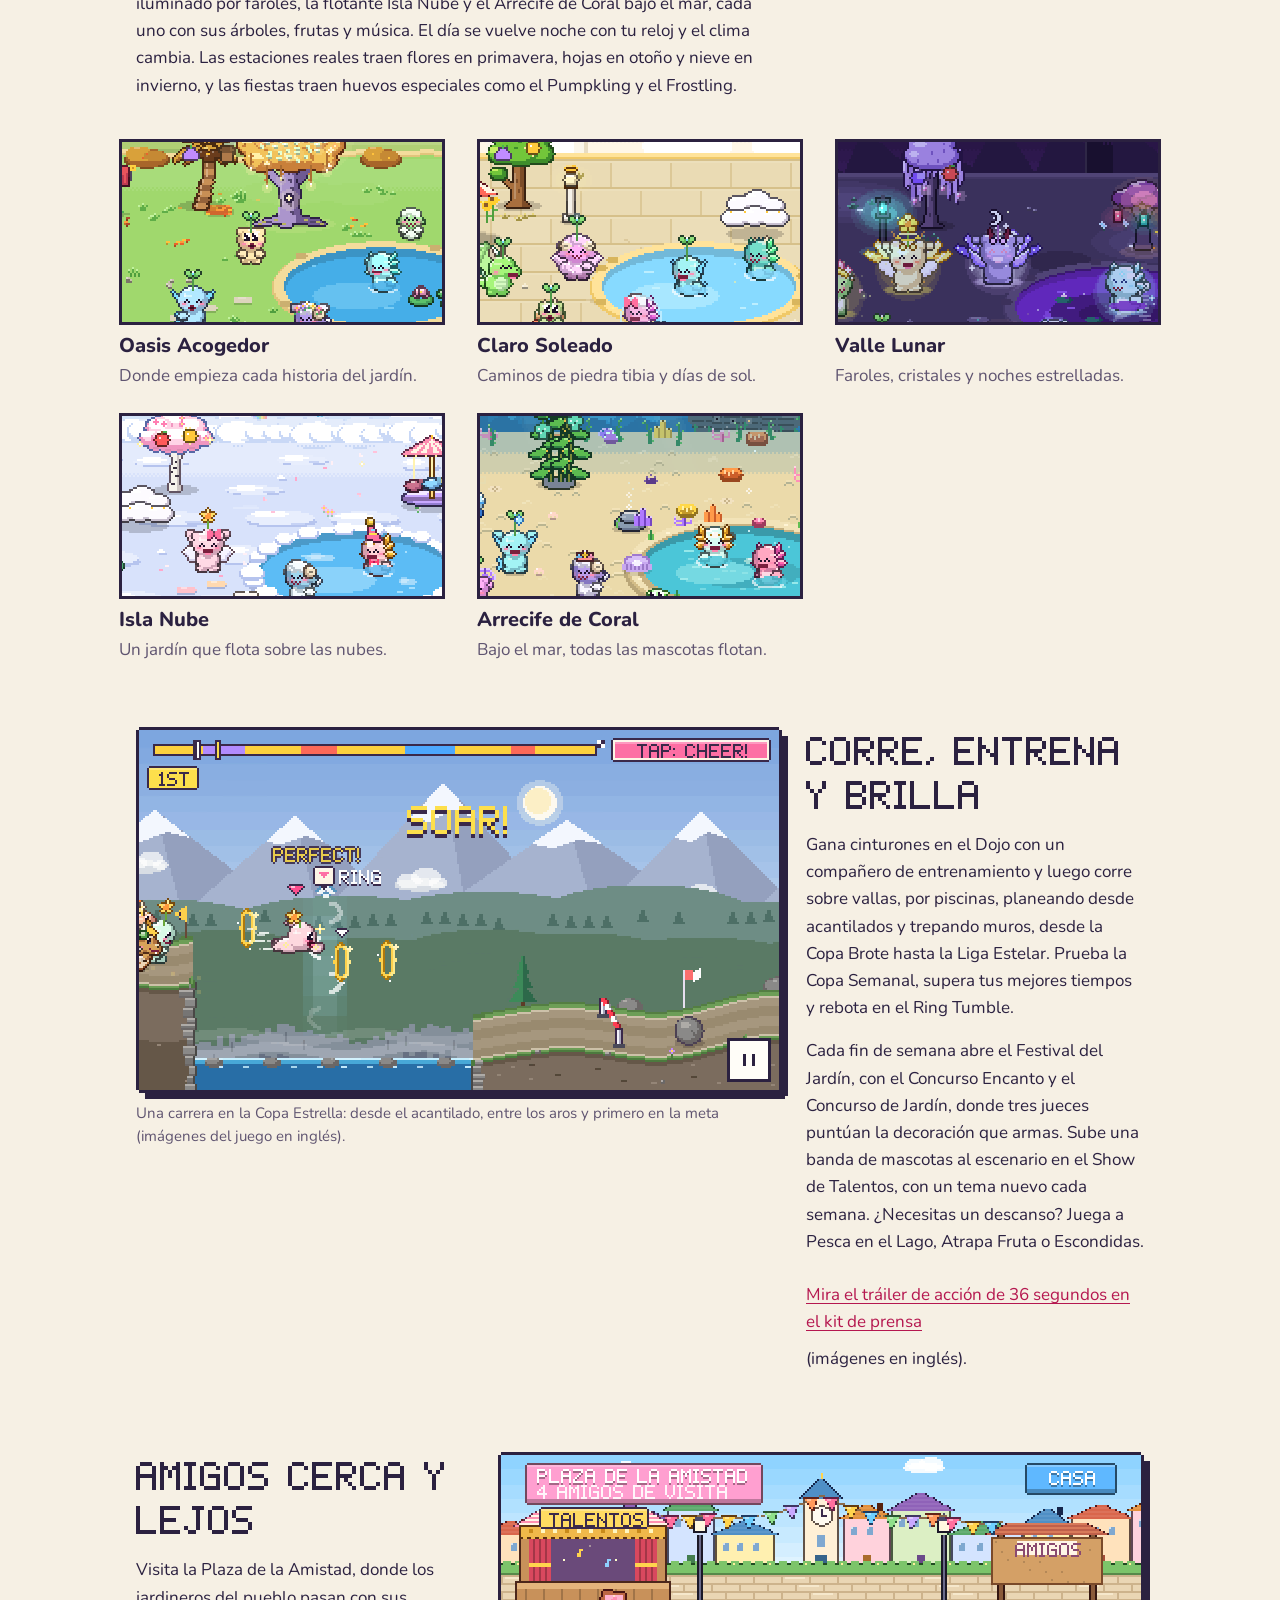
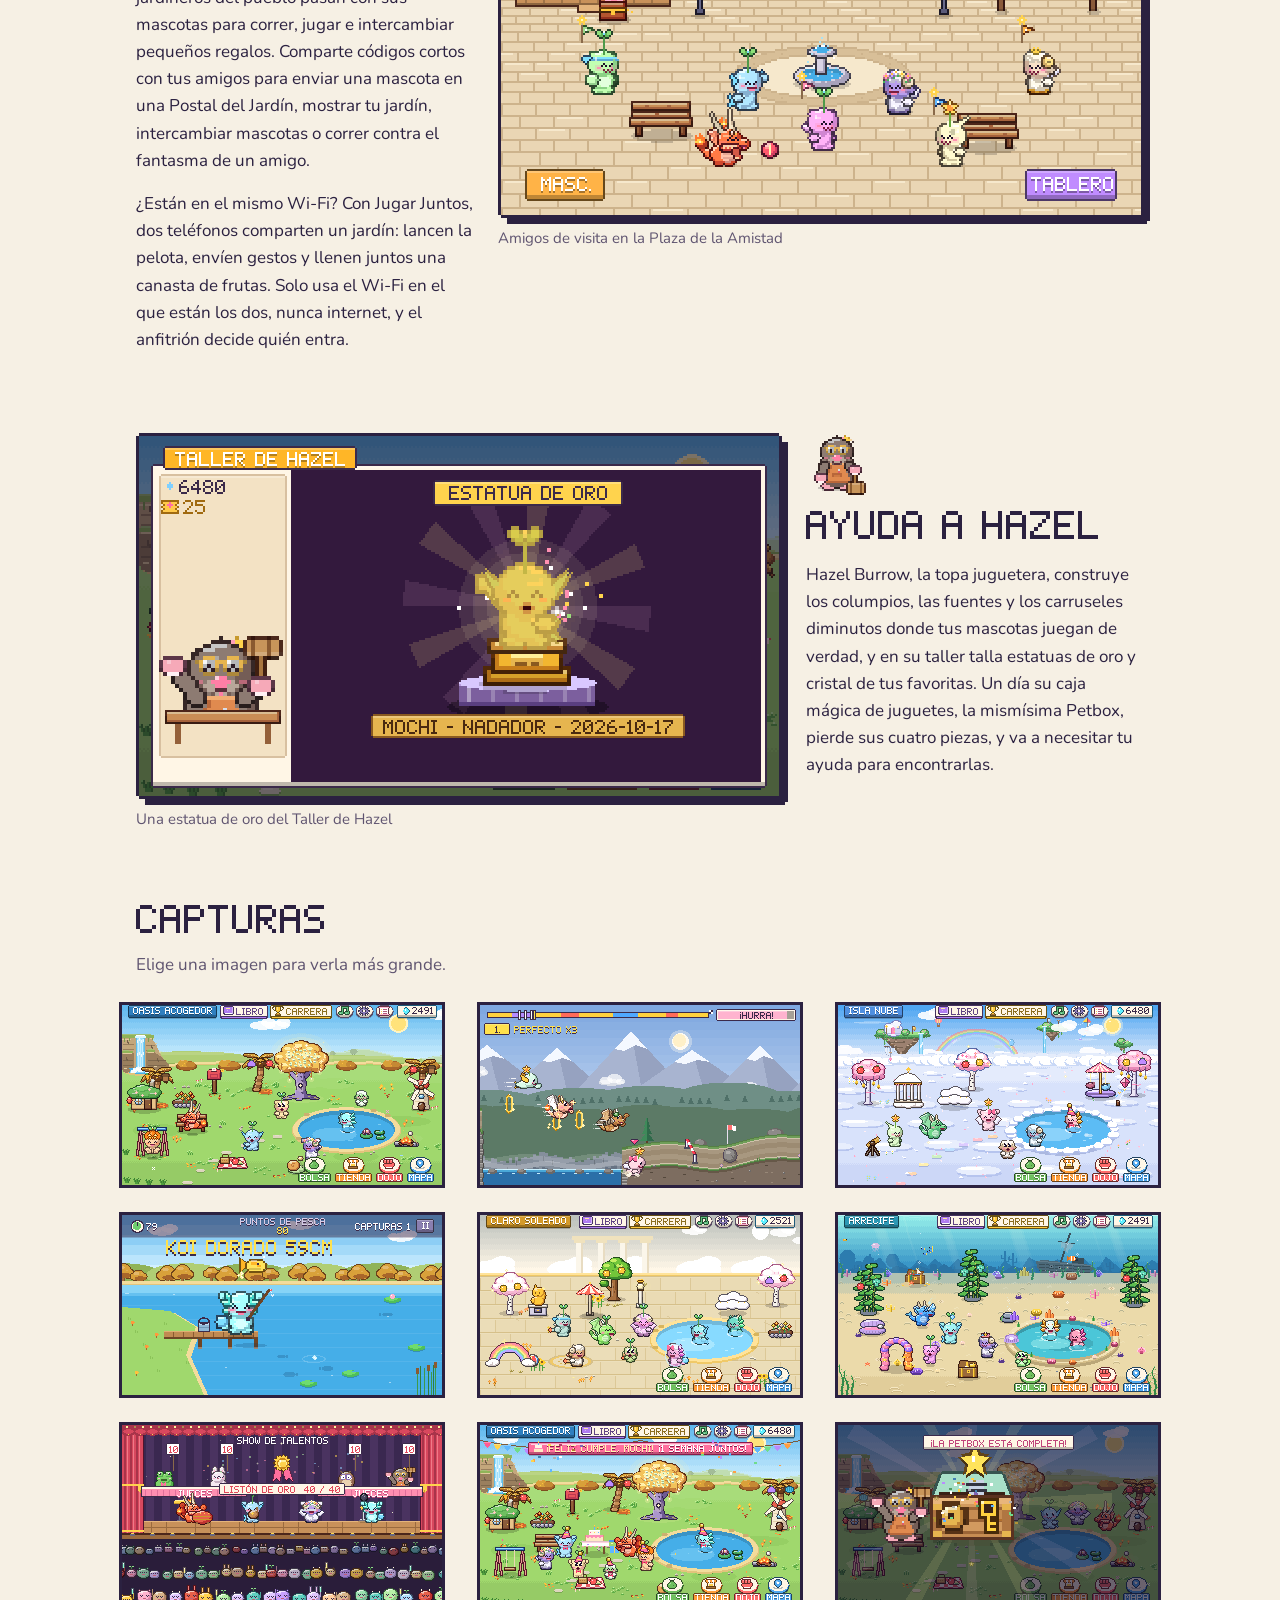
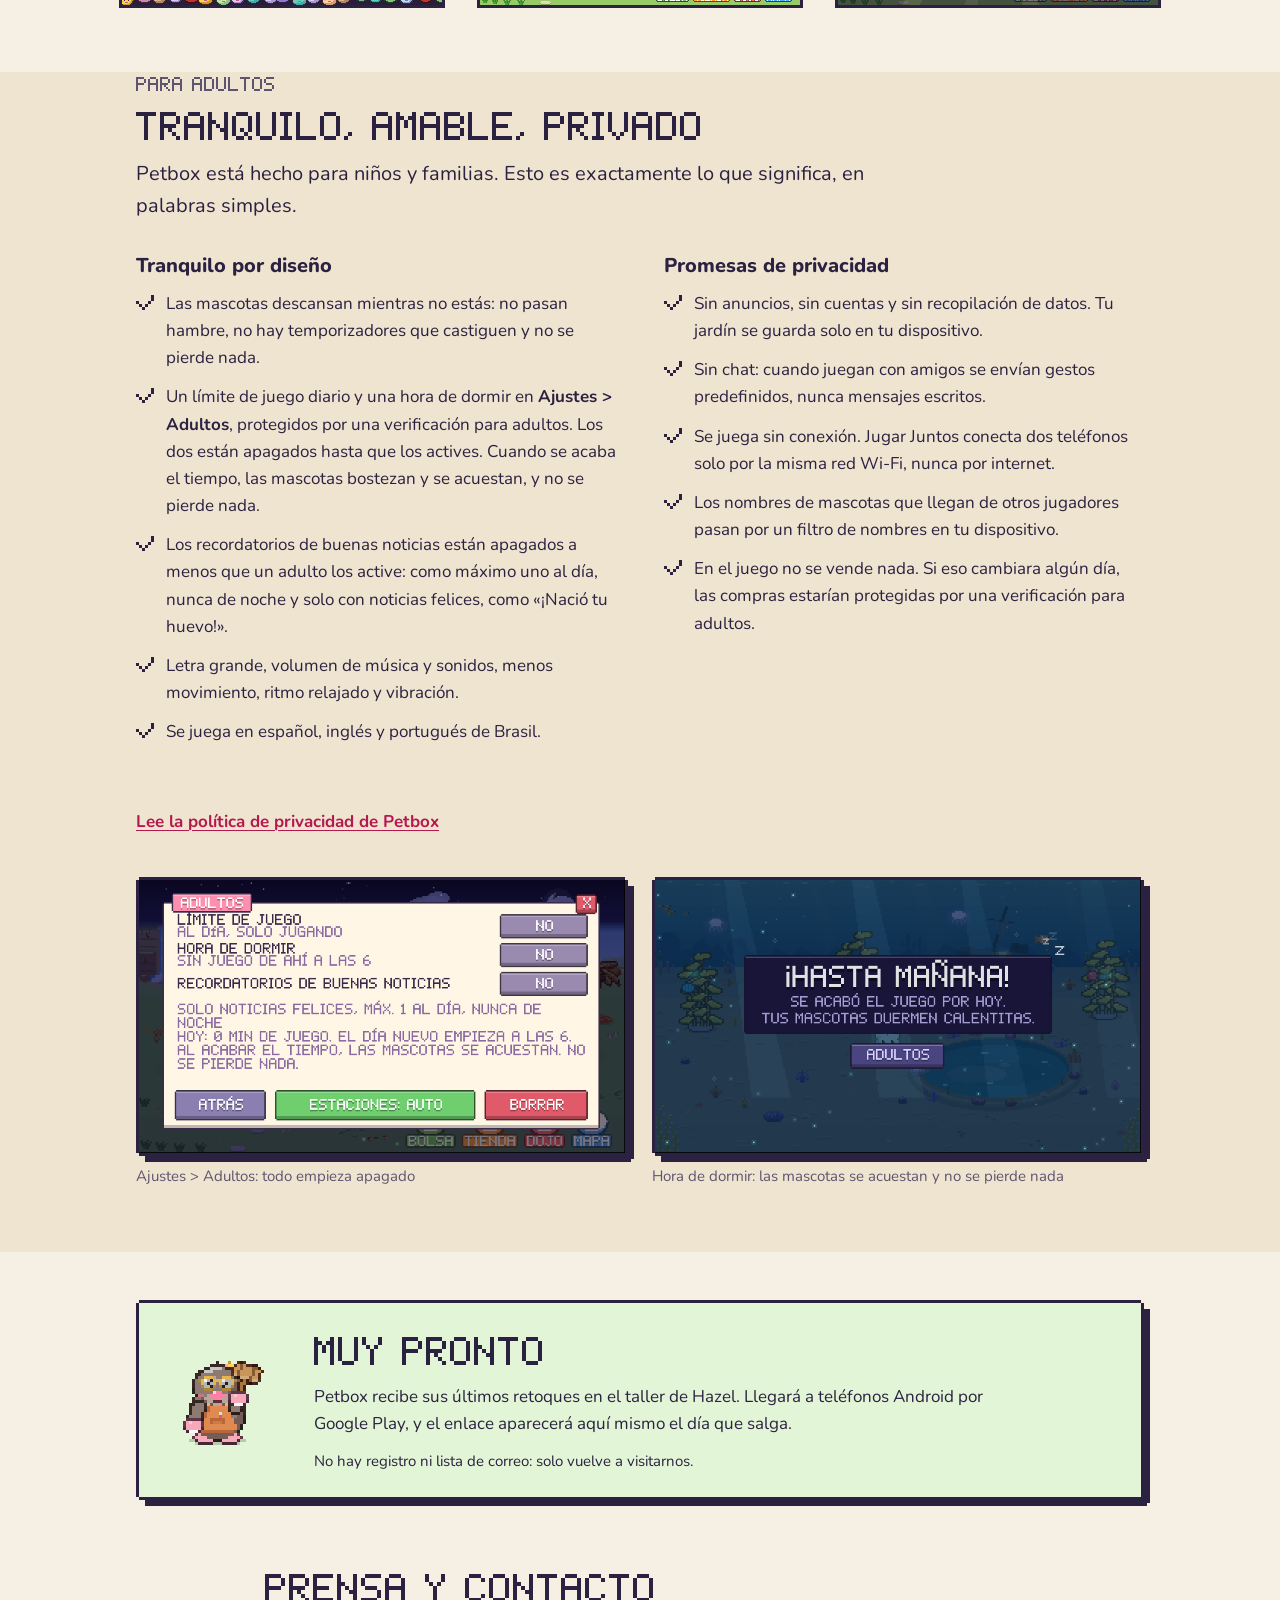
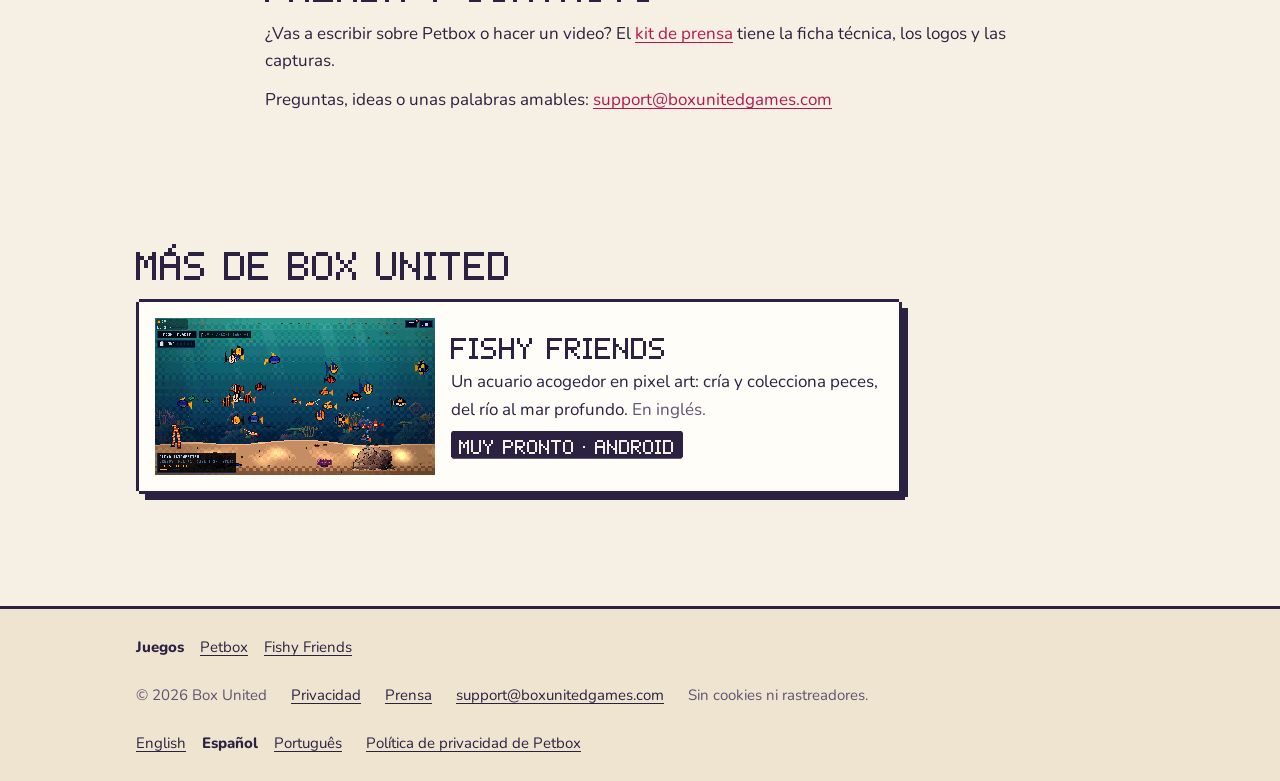
<file: petbox/es/index.html>
<!doctype html>
<html lang="es" data-game="petbox">
<head>
<meta charset="utf-8">
<meta http-equiv="Content-Security-Policy" content="default-src 'self'; img-src 'self' data:; style-src 'self' 'unsafe-inline'; script-src 'self'; font-src 'self'; media-src 'self'; connect-src 'none'; frame-src 'none'; object-src 'none'; base-uri 'self'; form-action 'none'">
<meta name="referrer" content="strict-origin-when-cross-origin">
<meta name="viewport" content="width=device-width, initial-scale=1, viewport-fit=cover">
<meta name="color-scheme" content="light dark">
<meta name="theme-color" content="#6fc3f0" media="(prefers-color-scheme: light)">
<meta name="theme-color" content="#1d2a52" media="(prefers-color-scheme: dark)">
<title>Petbox: un jardín de mascotas pixeladas | Box United</title>
<meta name="description" content="Haz nacer, cuida y haz correr mascotas pixeladas en cinco jardines acogedores. Sin anuncios, sin cuentas, sin recopilar datos. Muy pronto en Google Play.">
<link rel="canonical" href="https://boxunitedgames.com/petbox/es/">
<link rel="alternate" hreflang="en" href="https://boxunitedgames.com/petbox/">
<link rel="alternate" hreflang="es" href="https://boxunitedgames.com/petbox/es/">
<link rel="alternate" hreflang="pt-BR" href="https://boxunitedgames.com/petbox/pt-br/">
<link rel="alternate" hreflang="x-default" href="https://boxunitedgames.com/petbox/">
<link rel="icon" href="/assets/brand/favicon.svg" type="image/svg+xml">
<link rel="icon" href="/assets/brand/favicon.ico" sizes="32x32">
<link rel="apple-touch-icon" href="/assets/brand/apple-touch-icon.png">
<meta property="og:type" content="website">
<meta property="og:site_name" content="Box United">
<meta property="og:title" content="Petbox: un jardín acogedor de mascotas pixeladas">
<meta property="og:description" content="Haz nacer, cuida y haz correr mascotas pixeladas en cinco jardines acogedores. Sin anuncios, sin cuentas, sin recopilar datos. Muy pronto en Google Play.">
<meta property="og:url" content="https://boxunitedgames.com/petbox/es/">
<meta property="og:image" content="https://boxunitedgames.com/petbox/img/og.png">
<meta property="og:image:width" content="1200">
<meta property="og:image:height" content="630">
<meta property="og:image:alt" content="El logo de Petbox, una caja de juguetes de madera con Hazel, la topa juguetera, asomándose, y cuatro mascotas pixeladas en el pasto">
<meta property="og:locale" content="es_LA">
<meta property="og:locale:alternate" content="en_US">
<meta property="og:locale:alternate" content="pt_BR">
<meta name="twitter:card" content="summary_large_image">
<meta name="twitter:title" content="Petbox: un jardín acogedor de mascotas pixeladas">
<meta name="twitter:description" content="Haz nacer, cuida y haz correr mascotas pixeladas en cinco jardines acogedores. Sin anuncios, sin cuentas, sin recopilar datos. Muy pronto en Google Play.">
<meta name="twitter:image" content="https://boxunitedgames.com/petbox/img/og.png">
<meta name="twitter:image:alt" content="El logo de Petbox, una caja de juguetes de madera con Hazel, la topa juguetera, asomándose, y cuatro mascotas pixeladas en el pasto">
<link rel="preload" href="/assets/fonts/box-pixel-v1.woff2" as="font" type="font/woff2" crossorigin>
<link rel="preload" href="/assets/fonts/nunito-latin-v2.woff2" as="font" type="font/woff2" crossorigin>
<link rel="stylesheet" href="/assets/css/brand.css">
<link rel="stylesheet" href="/assets/css/themes/petbox.css">
<link rel="stylesheet" href="/assets/css/site.css">
<link rel="stylesheet" href="/assets/css/game.css">
<script src="/assets/js/sprites.js" defer></script>
<script src="/assets/sprites/petbox/index.js" defer></script>
<script src="/assets/js/site.js" defer></script>
<script src="/assets/js/game.js" defer></script>
<script type="application/ld+json">{"@context":"https://schema.org","@type":"VideoGame","name":"Petbox","url":"https://boxunitedgames.com/petbox/es/","description":"Haz nacer, cuida y haz correr mascotas pixeladas en cinco jardines acogedores. Sin anuncios, sin cuentas, sin recopilar datos. Muy pronto en Google Play.","image":"https://boxunitedgames.com/petbox/img/og.png","genre":["Mascota virtual","Simulación","Casual"],"gamePlatform":"Android","applicationCategory":"Game","operatingSystem":"Android","inLanguage":["en","es","pt-BR"],"author":{"@type":"Organization","name":"Box United","url":"https://boxunitedgames.com/"},"publisher":{"@type":"Organization","name":"Box United","url":"https://boxunitedgames.com/"},"trailer":{"@type":"VideoObject","name":"Tráiler de Petbox","description":"Un huevo se abre, las mascotas juegan en columpios y subibajas, cinco jardines cambian con las estaciones y las fiestas, hay una fiesta de cumple y un show de talentos, un viejo amigo reflorece en una forma Divina y Hazel necesita ayuda con su caja mágica.","thumbnailUrl":"https://boxunitedgames.com/petbox/media/petbox-cozy-es-v2.png","contentUrl":"https://boxunitedgames.com/petbox/media/petbox-cozy-es-v2.mp4","uploadDate":"2026-10-21","duration":"PT57S"}}</script>
</head>
<body>
<a class="skip" href="#main">Saltar al contenido</a>
<header class="site-head"><div class="site-head__in">
  <a class="brand" href="/"><img src="/assets/brand/logo.svg" alt="" width="32" height="32"><span>Box United</span></a>
  <nav class="site-nav" aria-label="Principal"><a href="/#games">Juegos</a><a href="/#about">Nosotros</a><a href="/press/">Prensa</a><a href="/#contact">Contacto</a></nav>
</div></header>
<main id="main" style="--still:url(/petbox/img/cast-still-6b89a0ae.png);--sw:203;--sh:39">
<section class="gp-hero" aria-labelledby="gp-title">
  <div class="wrap gp-hero__in">
    <nav class="gp-langs" aria-label="Idioma"><a href="/petbox/" hreflang="en" lang="en">English</a><a href="/petbox/es/" hreflang="es" lang="es" aria-current="page">Español</a><a href="/petbox/pt-br/" hreflang="pt-BR" lang="pt-BR">Português</a></nav>
    <h1 id="gp-title" class="gp-logo"><img src="/petbox/img/logo.png" width="272" height="122" alt="Petbox"></h1>
    <p class="gp-hero__tag">Haz nacer, cuida y haz correr mascotas pixeladas en jardines acogedores que crecen contigo.</p>
    <div class="gp-hero__actions">
      <a class="btn btn--primary gp-cta" href="#trailer" data-play="trailer"><svg viewBox="0 0 8 8" width="16" height="16" aria-hidden="true" focusable="false"><path d="M2 1h1v1h1v1h1v1h1v1H5v1H4v1H3v1H2z"/></svg><span>Mira el tráiler</span></a>
      <p class="gp-soon">Muy pronto en Google Play · Android</p>
    </div>
    <p class="gp-hero__facts">Sin anuncios · Sin cuentas · Se juega sin conexión</p>
  </div>
  <div class="gp-yard">
    <div class="gp-yard__cast" aria-hidden="true">
      <span class="gp-pet" style="--w:25;--h:37;--ay:35;--fx:0;--gap:0"><canvas class="sprite" data-sprite="petbox/glimmling" data-seq="idle,wave,idle*2,hop" data-tap="hop" data-offset="900" width="25" height="37" aria-hidden="true"></canvas></span>
      <span class="gp-pet gp-pet--flip" style="--w:26;--h:30;--ay:28;--fx:26;--gap:-3"><canvas class="sprite" data-sprite="petbox/puffling" data-seq="idle,hop,idle*2,wave" data-tap="hop" data-offset="2600" data-flip width="26" height="30" aria-hidden="true"></canvas></span>
      <span class="gp-pet gp-pet--wide" style="--w:37;--h:31;--ay:27;--fx:53;--gap:40"><canvas class="sprite" data-sprite="petbox/hazel" data-seq="idle*2,wave,idle*3,cheer" data-tap="cheer" width="37" height="31" aria-hidden="true"></canvas></span>
      <span class="gp-pet gp-pet--wide" style="--w:47;--h:39;--ay:29;--fx:91;--gap:-10"><canvas class="sprite" data-sprite="petbox/egg" data-anim="wobble" data-tap="wobble" width="47" height="39" aria-hidden="true"></canvas></span>
      <span class="gp-pet" style="--w:35;--h:35;--ay:31;--fx:139;--gap:36"><canvas class="sprite" data-sprite="petbox/drakelet" data-seq="idle*2,hop,idle,cheer" data-tap="hop" data-offset="2300" width="35" height="35" aria-hidden="true"></canvas></span>
      <span class="gp-pet gp-pet--flip" style="--w:28;--h:30;--ay:27;--fx:175;--gap:-2"><canvas class="sprite" data-sprite="petbox/gillby" data-seq="idle*2,wave,idle,hop" data-tap="hop" data-offset="400" data-flip width="28" height="30" aria-hidden="true"></canvas></span>
    </div>
    <div class="gp-yard__soil"><div class="wrap gp-yard__in">
      <p class="gp-yard__hint" hidden>Toca una mascota para saludarla.</p>
      <button class="gp-motion" type="button" aria-pressed="false" hidden><svg class="ic-pause" viewBox="0 0 4 4" aria-hidden="true" focusable="false"><path d="M0 0h1v4H0zM3 0h1v4H3z"/></svg><svg class="ic-play" viewBox="0 0 4 4" aria-hidden="true" focusable="false"><path d="M0 0h1v1h1v1h1v1H2v1H1V4H0z"/></svg><span class="sr-only">Pausar las mascotas</span></button>
    </div></div>
  </div>
</section>
<section class="gp-trailer" id="trailer" aria-labelledby="trailer-h">
  <div class="wrap gp-trailer__in">
    <h2 id="trailer-h" class="sr-only">Tráiler de Petbox</h2>
    <figure class="gp-trailer__fig">
      <div class="gp-video pixel-frame"><video id="gp-trailer-video" controls muted playsinline preload="none" width="1280" height="720" poster="/petbox/media/petbox-cozy-es-v2.png" aria-describedby="gp-trailer-cap"><source src="/petbox/media/petbox-cozy-es-v2.mp4" type="video/mp4"></video><button class="gp-video__play" type="button" data-video="gp-trailer-video" hidden><svg viewBox="0 0 8 8" width="32" height="32" aria-hidden="true" focusable="false"><path d="M2 1h1v1h1v1h1v1h1v1H5v1H4v1H3v1H2z"/></svg><span class="sr-only">Reproducir el tráiler</span></button></div>
      <figcaption id="gp-trailer-cap" class="gp-cap"><strong>Tráiler, 57 segundos:</strong> un huevo se abre, las mascotas juegan en columpios y subibajas, cinco jardines cambian con las estaciones, hay una fiesta de cumple y un show de talentos, un viejo amigo reflorece en una forma Divina y Hazel necesita ayuda con su caja mágica. Empieza sin sonido; actívalo en el reproductor para oír la música. <a href="/petbox/media/petbox-cozy-es-v2.mp4" download>Descargar (MP4, 3.3 MB)</a></figcaption>
    </figure>
  </div>
</section>

<section class="section gp-feature" id="raise" aria-labelledby="raise-h" data-reveal>
  <div class="wrap gp-feature__in">
    <div class="gp-feature__text">
      <h2 id="raise-h">Un nuevo amigo</h2>
      <div class="gp-prose">
        <p>Haz nacer un Glimmling, un Drakelet, un Puffling o un Gillby, ponle nombre y haz que se sienta en casa. Acaríciale la cabeza, sacude la fruta de los árboles y descubre su personalidad: unas mascotas se columpian y duermen la siesta, otras patean la pelota, chapotean en el lago o tuestan malvaviscos junto a la fogata. Cuídalas y te saludarán, aprenderán trucos y harán mejores amigos.</p>
        <h3>Tu cariño decide quiénes serán</h3>
        <p>La bondad vuelve Solar a una mascota; un poco de travesura la vuelve Lunar. El Melón Mar sube el Nado, la Baya Cielo el Vuelo, el Ají Veloz la Rapidez y la Nuez Roca la Fuerza. Cuando una mascota crece, se enrolla en una vaina de semillas y florece en una nueva forma según sus estadísticas y su carácter. Críala con mucho amor y puede volverse Radiante.</p>
        <h3>Híbridos, Místicos y Divinos</h3>
        <p>Junta dos especies distintas para hacer nacer uno de siete híbridos, desde el Glimwyrm con cuernos hasta el burbujeante Bubblepuff. Los huevos de la suerte dan cinco líneas Místicas que brillan. Cuando un viejo amigo ha vivido una vida plena, visita el Árbol Glimmer y reflorece como un huevo nuevo que conserva su nombre y sus recuerdos. Una mascota Radiante muy querida de cuarta generación puede incluso alcanzar una forma Divina.</p>
        <h3>Algo nuevo cada día</h3>
        <p>Pip, tu guía del jardín, te cuenta lo que hicieron tus mascotas mientras no estabas, y las misiones diarias, los deseos de tus mascotas, las cartas en el buzón, las fiestas de cumple y la Guardería de Nana Zarza dan a cada visita algo que esperar.</p>
      </div>
    </div>
    <div class="gp-media-stack"><figure class="gp-media"><div class="pixel-frame gp-media__frame"><img class="gp-art" src="/petbox/img/shots/es/09-seed-pod.png" width="640" height="360" alt="El Oasis Acogedor con una vaina de semillas rosada en el pasto: una mascota está por florecer en su nueva forma" loading="lazy" decoding="async"></div><figcaption class="gp-cap">Una vaina de semillas a punto de florecer</figcaption></figure><figure class="gp-media"><div class="pixel-frame gp-media__frame"><img class="gp-art" src="/petbox/img/shots/es/02-divine.png" width="640" height="360" alt="El Valle Lunar de noche con las cuatro formas Divinas y mascotas Místicas que brillan" loading="lazy" decoding="async"></div><figcaption class="gp-cap">Mascotas Divinas y Místicas en el Valle Lunar</figcaption></figure></div>
    <div class="gp-kinds"><h3 class="gp-kinds__title">Conoce a las cuatro especies</h3><ul class="gp-kinds__list"><li class="gp-kind"><div class="gp-kind__pet" aria-hidden="true"><span class="gp-pet" style="--w:25;--h:37;--ay:35;--fx:0"><canvas class="sprite" data-sprite="petbox/glimmling" data-anim="idle" data-tap="hop" width="25" height="37" aria-hidden="true"></canvas></span></div><h4>Glimmling</h4><p>Nace de un Huevo Glim y lleva un brotecito en la cabeza.</p></li><li class="gp-kind"><div class="gp-kind__pet" aria-hidden="true"><span class="gp-pet" style="--w:35;--h:35;--ay:31;--fx:139"><canvas class="sprite" data-sprite="petbox/drakelet" data-anim="idle" data-tap="hop" width="35" height="35" aria-hidden="true"></canvas></span></div><h4>Drakelet</h4><p>Un dragoncito que nace de un Huevo Drake, con una llamita en la cola.</p></li><li class="gp-kind"><div class="gp-kind__pet" aria-hidden="true"><span class="gp-pet" style="--w:26;--h:30;--ay:28;--fx:26"><canvas class="sprite" data-sprite="petbox/puffling" data-anim="idle" data-tap="hop" width="26" height="30" aria-hidden="true"></canvas></span></div><h4>Puffling</h4><p>Nace de un Huevo Nube. Flota, y le encanta la Isla Nube.</p></li><li class="gp-kind"><div class="gp-kind__pet" aria-hidden="true"><span class="gp-pet" style="--w:28;--h:30;--ay:27;--fx:175"><canvas class="sprite" data-sprite="petbox/gillby" data-anim="idle" data-tap="hop" width="28" height="30" aria-hidden="true"></canvas></span></div><h4>Gillby</h4><p>Nace de un Huevo Burbuja. Ama el agua y su hogar es el Arrecife de Coral.</p></li></ul><p class="gp-kinds__note">Cada especie tiene 29 formas para descubrir en tu Diario de Campo. Toca una mascota para que salte.</p></div>
  </div>
</section>

<section class="section gp-feature gp-feature--wide" id="gardens" aria-labelledby="gardens-h" data-reveal>
  <div class="wrap gp-feature__in">
    <div class="gp-feature__text">
      <h2 id="gardens-h">Cinco jardines acogedores</h2>
      <div class="gp-prose">
        <p>Empieza en el Oasis Acogedor y luego abre el cálido Claro Soleado, el Valle Lunar iluminado por faroles, la flotante Isla Nube y el Arrecife de Coral bajo el mar, cada uno con sus árboles, frutas y música. El día se vuelve noche con tu reloj y el clima cambia. Las estaciones reales traen flores en primavera, hojas en otoño y nieve en invierno, y las fiestas traen huevos especiales como el Pumpkling y el Frostling.</p>
      </div>
    </div>
    <ul class="gp-tiles"><li class="gp-tile"><img class="gp-art" src="/petbox/img/gardens/cozy-oasis.png" width="320" height="180" alt="El Oasis Acogedor en otoño: un Glimmling bajo el dorado Árbol Glimmer y un Gillby en el lago" loading="lazy" decoding="async"><h3>Oasis Acogedor</h3><p>Donde empieza cada historia del jardín.</p></li><li class="gp-tile"><img class="gp-art" src="/petbox/img/gardens/sunny-glade.png" width="320" height="180" alt="El Claro Soleado en verano: mascotas híbridas junto a un lago redondo sobre baldosas de piedra" loading="lazy" decoding="async"><h3>Claro Soleado</h3><p>Caminos de piedra tibia y días de sol.</p></li><li class="gp-tile"><img class="gp-art" src="/petbox/img/gardens/moon-hollow.png" width="320" height="180" alt="El Valle Lunar de noche: mascotas Divinas que brillan junto a un farol y un lago violeta" loading="lazy" decoding="async"><h3>Valle Lunar</h3><p>Faroles, cristales y noches estrelladas.</p></li><li class="gp-tile"><img class="gp-art" src="/petbox/img/gardens/cloud-isle.png" width="320" height="180" alt="La Isla Nube en primavera: un árbol en flor sobre las nubes y mascotas junto a un lago de nubes" loading="lazy" decoding="async"><h3>Isla Nube</h3><p>Un jardín que flota sobre las nubes.</p></li><li class="gp-tile"><img class="gp-art" src="/petbox/img/gardens/coral-reef.png" width="320" height="180" alt="El Arrecife de Coral: mascotas flotan sobre la arena junto a un árbol de algas y una laguna de coral" loading="lazy" decoding="async"><h3>Arrecife de Coral</h3><p>Bajo el mar, todas las mascotas flotan.</p></li></ul>
    
  </div>
</section>

<section class="section gp-feature gp-feature--flip" id="play" aria-labelledby="play-h" data-reveal>
  <div class="wrap gp-feature__in">
    <div class="gp-feature__text">
      <h2 id="play-h">Corre, entrena y brilla</h2>
      <div class="gp-prose">
        <p>Gana cinturones en el Dojo con un compañero de entrenamiento y luego corre sobre vallas, por piscinas, planeando desde acantilados y trepando muros, desde la Copa Brote hasta la Liga Estelar. Prueba la Copa Semanal, supera tus mejores tiempos y rebota en el Ring Tumble.</p>
        <p>Cada fin de semana abre el Festival del Jardín, con el Concurso Encanto y el Concurso de Jardín, donde tres jueces puntúan la decoración que armas. Sube una banda de mascotas al escenario en el Show de Talentos, con un tema nuevo cada semana. ¿Necesitas un descanso? Juega a Pesca en el Lago, Atrapa Fruta o Escondidas.</p>
        <p><a href="/press/#petbox-trailers">Mira el tráiler de acción de 36 segundos en el kit de prensa</a> (imágenes en inglés).</p>
      </div>
    </div>
    <figure class="gp-media"><div class="pixel-frame gp-media__frame gp-loop"><video id="gp-loop-race" class="gp-art" muted loop playsinline preload="none" disablepictureinpicture width="640" height="360" poster="/petbox/media/loops/race-v1.png" aria-label="Clip de carrera, sin sonido"><source src="/petbox/media/loops/race-v1.mp4" type="video/mp4"></video><button class="gp-loop__btn" type="button" aria-controls="gp-loop-race" aria-pressed="false" hidden ><svg class="ic-pause" viewBox="0 0 4 4" aria-hidden="true" focusable="false"><path d="M0 0h1v4H0zM3 0h1v4H3z"/></svg><svg class="ic-play" viewBox="0 0 4 4" aria-hidden="true" focusable="false"><path d="M0 0h1v1h1v1h1v1H2v1H1V4H0z"/></svg><span class="sr-only">Pausar el clip</span></button></div><figcaption class="gp-cap">Una carrera en la Copa Estrella: desde el acantilado, entre los aros y primero en la meta (imágenes del juego en inglés).</figcaption></figure>
    
  </div>
</section>

<section class="section gp-feature" id="friends" aria-labelledby="friends-h" data-reveal>
  <div class="wrap gp-feature__in">
    <div class="gp-feature__text">
      <h2 id="friends-h">Amigos cerca y lejos</h2>
      <div class="gp-prose">
        <p>Visita la Plaza de la Amistad, donde los jardineros del pueblo pasan con sus mascotas para correr, jugar e intercambiar pequeños regalos. Comparte códigos cortos con tus amigos para enviar una mascota en una Postal del Jardín, mostrar tu jardín, intercambiar mascotas o correr contra el fantasma de un amigo.</p>
        <p>¿Están en el mismo Wi-Fi? Con Jugar Juntos, dos teléfonos comparten un jardín: lancen la pelota, envíen gestos y llenen juntos una canasta de frutas. Solo usa el Wi-Fi en el que están los dos, nunca internet, y el anfitrión decide quién entra.</p>
      </div>
    </div>
    <figure class="gp-media"><div class="pixel-frame gp-media__frame"><img class="gp-art" src="/petbox/img/shots/es/05-plaza.png" width="640" height="360" alt="La Plaza de la Amistad: tus mascotas y las de los jardineros del pueblo alrededor de una fuente" loading="lazy" decoding="async"></div><figcaption class="gp-cap">Amigos de visita en la Plaza de la Amistad</figcaption></figure>
    
  </div>
</section>

<section class="section gp-feature gp-feature--flip" id="hazel" aria-labelledby="hazel-h" data-reveal>
  <div class="wrap gp-feature__in">
    <div class="gp-feature__text">
      <div class="gp-badge" aria-hidden="true"><span class="gp-pet gp-pet--badge" style="--w:37;--h:31;--ay:27;--fx:53"><canvas class="sprite" data-sprite="petbox/hazel" data-seq="idle*3,hammer" data-tap="cheer" width="37" height="31" aria-hidden="true"></canvas></span></div><h2 id="hazel-h">Ayuda a Hazel</h2>
      <div class="gp-prose">
        <p>Hazel Burrow, la topa juguetera, construye los columpios, las fuentes y los carruseles diminutos donde tus mascotas juegan de verdad, y en su taller talla estatuas de oro y cristal de tus favoritas. Un día su caja mágica de juguetes, la mismísima Petbox, pierde sus cuatro piezas, y va a necesitar tu ayuda para encontrarlas.</p>
      </div>
    </div>
    <figure class="gp-media"><div class="pixel-frame gp-media__frame"><img class="gp-art" src="/petbox/img/shots/es/08-workshop.png" width="640" height="360" alt="El Taller de Hazel: Hazel muestra una brillante estatua de oro de una mascota" loading="lazy" decoding="async"></div><figcaption class="gp-cap">Una estatua de oro del Taller de Hazel</figcaption></figure>
    
  </div>
</section>

<section class="section gp-gallery" id="screenshots" aria-labelledby="screenshots-h" data-reveal>
  <div class="wrap">
    <h2 id="screenshots-h">Capturas</h2>
    <p class="gp-gallery__hint">Elige una imagen para verla más grande.</p>
    <ul class="gp-thumbs" id="gp-thumbs" data-close="Cerrar" data-prev="Imagen anterior" data-next="Imagen siguiente" data-of="de"><li><a class="gp-thumb" href="/petbox/img/shots/es/01-cozy-oasis.png" data-caption="El Oasis Acogedor una mañana de otoño"><img src="/petbox/img/shots/es/thumbs/01-cozy-oasis.png" width="320" height="180" alt="Mascotas en el columpio, el banco y el lago alrededor del dorado Árbol Glimmer en el Oasis Acogedor" loading="lazy" decoding="async"></a></li><li><a class="gp-thumb" href="/petbox/img/shots/es/03-race.png" data-caption="Planeando desde un acantilado en una carrera"><img src="/petbox/img/shots/es/thumbs/03-race.png" width="320" height="180" alt="Una carrera: las mascotas planean desde un acantilado sobre el agua, y la tuya va en primer lugar" loading="lazy" decoding="async"></a></li><li><a class="gp-thumb" href="/petbox/img/shots/es/04-cloud-isle.png" data-caption="La Isla Nube en primavera"><img src="/petbox/img/shots/es/thumbs/04-cloud-isle.png" width="320" height="180" alt="La Isla Nube en primavera: islas flotantes en flor, un arcoíris y mascotas junto a un lago de nubes" loading="lazy" decoding="async"></a></li><li><a class="gp-thumb" href="/petbox/img/shots/es/06-fishing.png" data-caption="Pesca en el Lago: ¡un Koi Dorado!"><img src="/petbox/img/shots/es/thumbs/06-fishing.png" width="320" height="180" alt="Pesca en el Lago: un Gillby en un muelle saca un Koi Dorado" loading="lazy" decoding="async"></a></li><li><a class="gp-thumb" href="/petbox/img/shots/es/07-hybrids.png" data-caption="Los siete híbridos en el Claro Soleado"><img src="/petbox/img/shots/es/thumbs/07-hybrids.png" width="320" height="180" alt="El Claro Soleado en verano con las siete mascotas híbridas" loading="lazy" decoding="async"></a></li><li><a class="gp-thumb" href="/petbox/img/shots/es/11-coral-reef.png" data-caption="El Arrecife de Coral, bajo el mar"><img src="/petbox/img/shots/es/thumbs/11-coral-reef.png" width="320" height="180" alt="El Arrecife de Coral: mascotas flotan sobre la arena entre árboles de algas, un barco hundido y una laguna" loading="lazy" decoding="async"></a></li><li><a class="gp-thumb" href="/petbox/img/shots/es/12-talent-show.png" data-caption="Listón de oro en el Show de Talentos"><img src="/petbox/img/shots/es/thumbs/12-talent-show.png" width="320" height="180" alt="El Show de Talentos: una banda de mascotas en el escenario gana un listón de oro de los jueces" loading="lazy" decoding="async"></a></li><li><a class="gp-thumb" href="/petbox/img/shots/es/13-hatch-day.png" data-caption="Una fiesta de cumple en el Oasis Acogedor"><img src="/petbox/img/shots/es/thumbs/13-hatch-day.png" width="320" height="180" alt="Una fiesta de cumple: banderines, una mesa con pastel y mascotas con gorros de fiesta en el Oasis Acogedor" loading="lazy" decoding="async"></a></li><li><a class="gp-thumb" href="/petbox/img/shots/es/14-hazels-story.png" data-caption="¡La Petbox está completa otra vez!"><img src="/petbox/img/shots/es/thumbs/14-hazels-story.png" width="320" height="180" alt="Hazel celebra junto a su caja mágica de juguetes bajo una estrella dorada" loading="lazy" decoding="async"></a></li></ul>
  </div>
</section>

<section class="section gp-grownups" id="grown-ups" aria-labelledby="grown-ups-h" data-reveal>
  <div class="wrap">
    <p class="eyebrow">Para adultos</p>
    <h2 id="grown-ups-h">Tranquilo, amable, privado</h2>
    <p class="gp-lede">Petbox está hecho para niños y familias. Esto es exactamente lo que significa, en palabras simples.</p>
    <div class="gp-promises"><div class="gp-promise"><h3>Tranquilo por diseño</h3><ul class="gp-checks"><li>Las mascotas descansan mientras no estás: no pasan hambre, no hay temporizadores que castiguen y no se pierde nada.</li><li>Un límite de juego diario y una hora de dormir en <strong>Ajustes &gt; Adultos</strong>, protegidos por una verificación para adultos. Los dos están apagados hasta que los actives. Cuando se acaba el tiempo, las mascotas bostezan y se acuestan, y no se pierde nada.</li><li>Los recordatorios de buenas noticias están apagados a menos que un adulto los active: como máximo uno al día, nunca de noche y solo con noticias felices, como «¡Nació tu huevo!».</li><li>Letra grande, volumen de música y sonidos, menos movimiento, ritmo relajado y vibración.</li><li>Se juega en español, inglés y portugués de Brasil.</li></ul></div><div class="gp-promise"><h3>Promesas de privacidad</h3><ul class="gp-checks"><li>Sin anuncios, sin cuentas y sin recopilación de datos. Tu jardín se guarda solo en tu dispositivo.</li><li>Sin chat: cuando juegan con amigos se envían gestos predefinidos, nunca mensajes escritos.</li><li>Se juega sin conexión. Jugar Juntos conecta dos teléfonos solo por la misma red Wi-Fi, nunca por internet.</li><li>Los nombres de mascotas que llegan de otros jugadores pasan por un filtro de nombres en tu dispositivo.</li><li>En el juego no se vende nada. Si eso cambiara algún día, las compras estarían protegidas por una verificación para adultos.</li></ul></div></div>
    <p class="gp-policy"><a href="/petbox/privacy/es/">Lee la política de privacidad de Petbox</a></p>
    <div class="gp-grownups__shots"><figure class="gp-media gp-media--half"><div class="pixel-frame gp-media__frame"><img src="/petbox/img/shots/es/15-grown-ups.png" width="640" height="360" alt="La página de ajustes para adultos: límite de juego, hora de dormir y recordatorios de buenas noticias, todos apagados" loading="lazy" decoding="async"></div><figcaption class="gp-cap">Ajustes &gt; Adultos: todo empieza apagado</figcaption></figure><figure class="gp-media gp-media--half"><div class="pixel-frame gp-media__frame"><img src="/petbox/img/shots/es/16-bedtime.png" width="640" height="360" alt="La pantalla de la hora de dormir de noche: ¡Hasta mañana! Se acabó el juego por hoy. Tus mascotas duermen calentitas." loading="lazy" decoding="async"></div><figcaption class="gp-cap">Hora de dormir: las mascotas se acuestan y no se pierde nada</figcaption></figure></div>
  </div>
</section>

<section class="section gp-soonbox" id="coming-soon" aria-labelledby="coming-soon-h" data-reveal>
  <div class="wrap">
    <div class="gp-soonbox__in pixel-frame">
      <div class="gp-soonbox__pet" aria-hidden="true"><span class="gp-pet gp-pet--soon" style="--w:37;--h:31;--ay:27;--fx:53"><canvas class="sprite" data-sprite="petbox/hazel" data-seq="hammer*3,idle*2" data-tap="cheer" width="37" height="31" aria-hidden="true"></canvas></span></div>
      <div class="gp-soonbox__text">
        <h2 id="coming-soon-h">Muy pronto</h2>
        <p>Petbox recibe sus últimos retoques en el taller de Hazel. Llegará a teléfonos Android por Google Play, y el enlace aparecerá aquí mismo el día que salga.</p>
        <p class="gp-soonbox__small">No hay registro ni lista de correo: solo vuelve a visitarnos.</p>
      </div>
    </div>
  </div>
</section>

<section class="section gp-press" id="press" aria-labelledby="press-h" data-reveal>
  <div class="wrap gp-press__in">
    <div>
      <h2 id="press-h">Prensa y contacto</h2>
      <p>¿Vas a escribir sobre Petbox o hacer un video? El <a href="/press/">kit de prensa</a> tiene la ficha técnica, los logos y las capturas.</p>
      <p>Preguntas, ideas o unas palabras amables: <a href="mailto:support@boxunitedgames.com">support@boxunitedgames.com</a></p>
    </div>
  </div>
</section>
</main>

<section class="section wrap more-games" aria-labelledby="more-h" data-reveal>
  <h2 id="more-h">Más de Box United</h2>
  <a class="more-game card card--link" href="/fishyfriends/">
    <img class="more-game__art" src="/img/games/fishyfriends/coral-reef-480.png" width="480" height="270" alt="" loading="lazy" decoding="async">
    <span class="more-game__body"><span class="more-game__name">Fishy Friends</span><span>Un acuario acogedor en pixel art: cría y colecciona peces, del río al mar profundo. <span class="muted">En inglés.</span></span><span class="badge">Muy pronto · Android</span></span>
  </a>
</section>
<footer class="site-foot"><div class="site-foot__in">
  <p class="site-foot__games"><span>Juegos</span><a href="/petbox/">Petbox</a><a href="/fishyfriends/">Fishy Friends</a></p>
  <span>&copy; 2026 Box United</span><a href="/privacy/">Privacidad</a><a href="/press/">Prensa</a><a href="mailto:support@boxunitedgames.com">support@boxunitedgames.com</a><span>Sin cookies ni rastreadores.</span>
  <p class="site-foot__extra gp-foot"><span class="gp-foot__langs"><a href="/petbox/" hreflang="en" lang="en">English</a><a href="/petbox/es/" hreflang="es" lang="es" aria-current="page">Español</a><a href="/petbox/pt-br/" hreflang="pt-BR" lang="pt-BR">Português</a></span><a href="/petbox/privacy/es/">Política de privacidad de Petbox</a></p>
</div></footer>
</body>
</html>
</file>
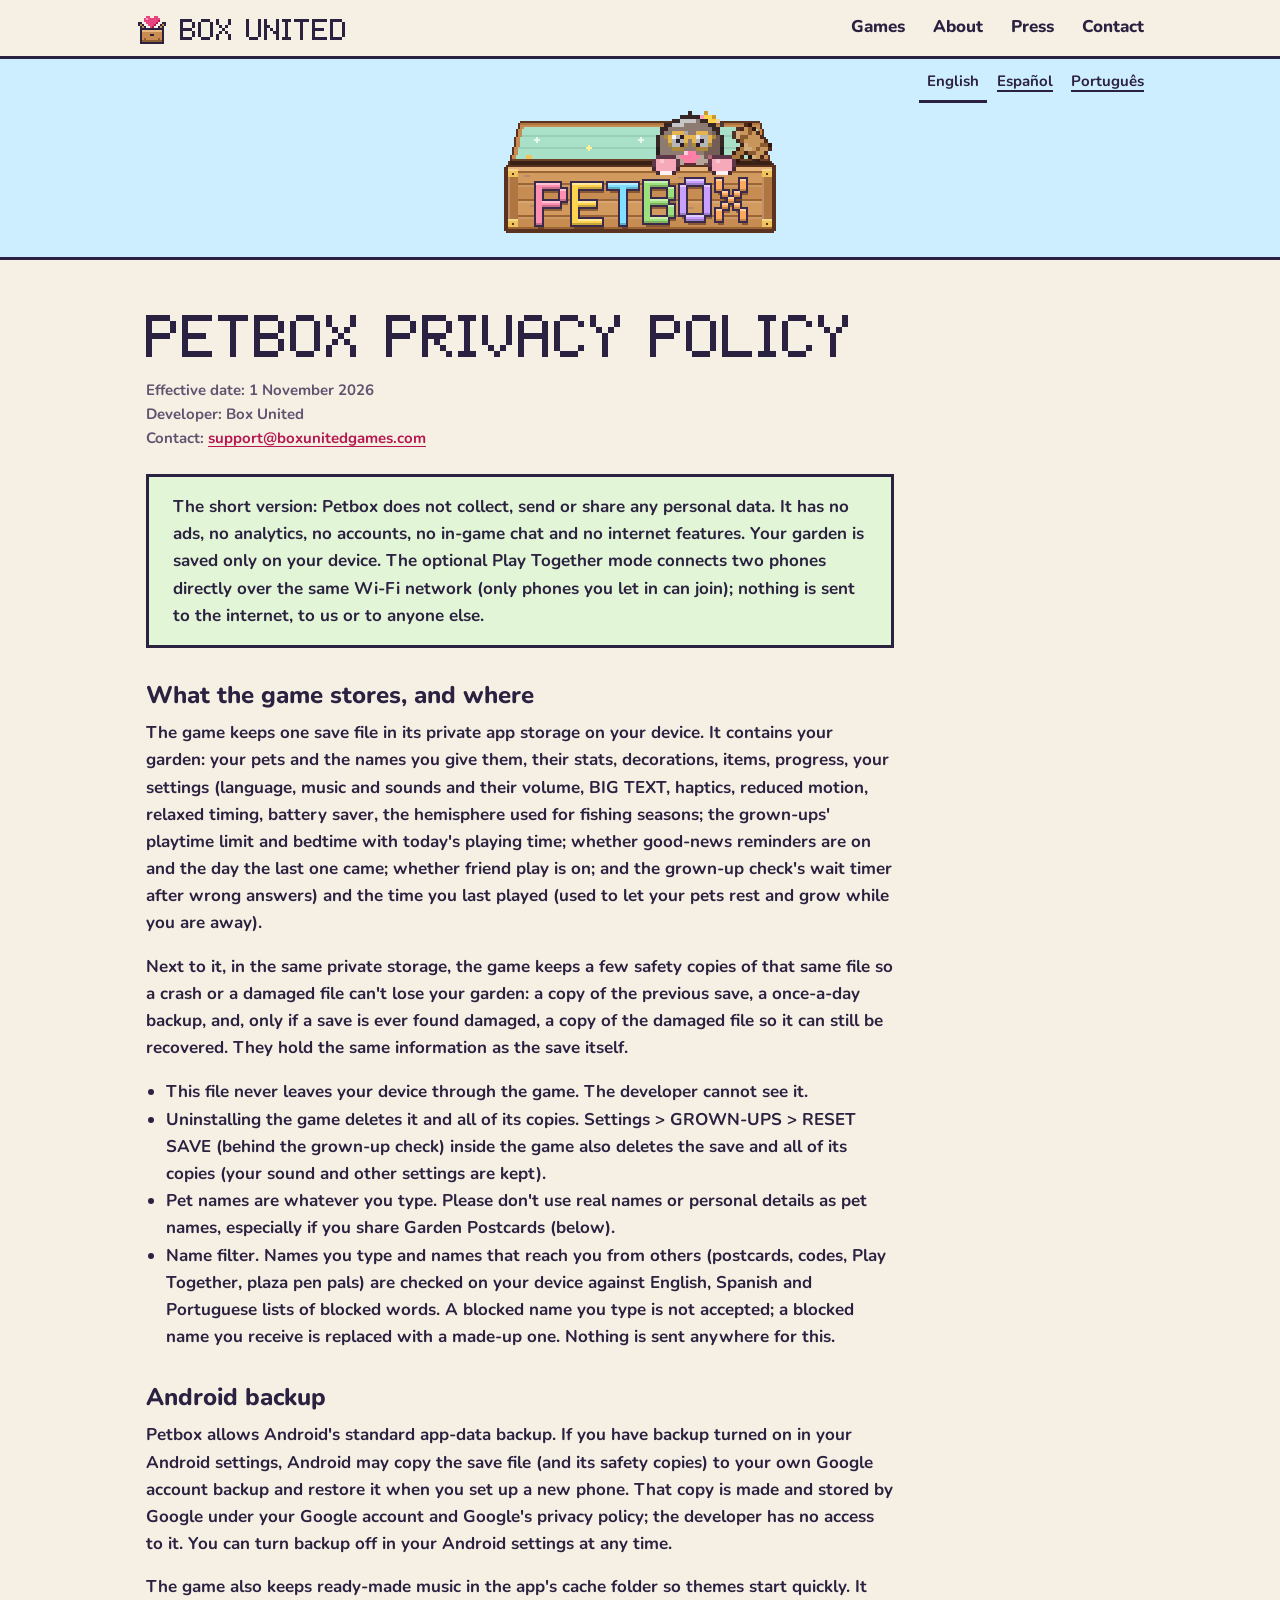
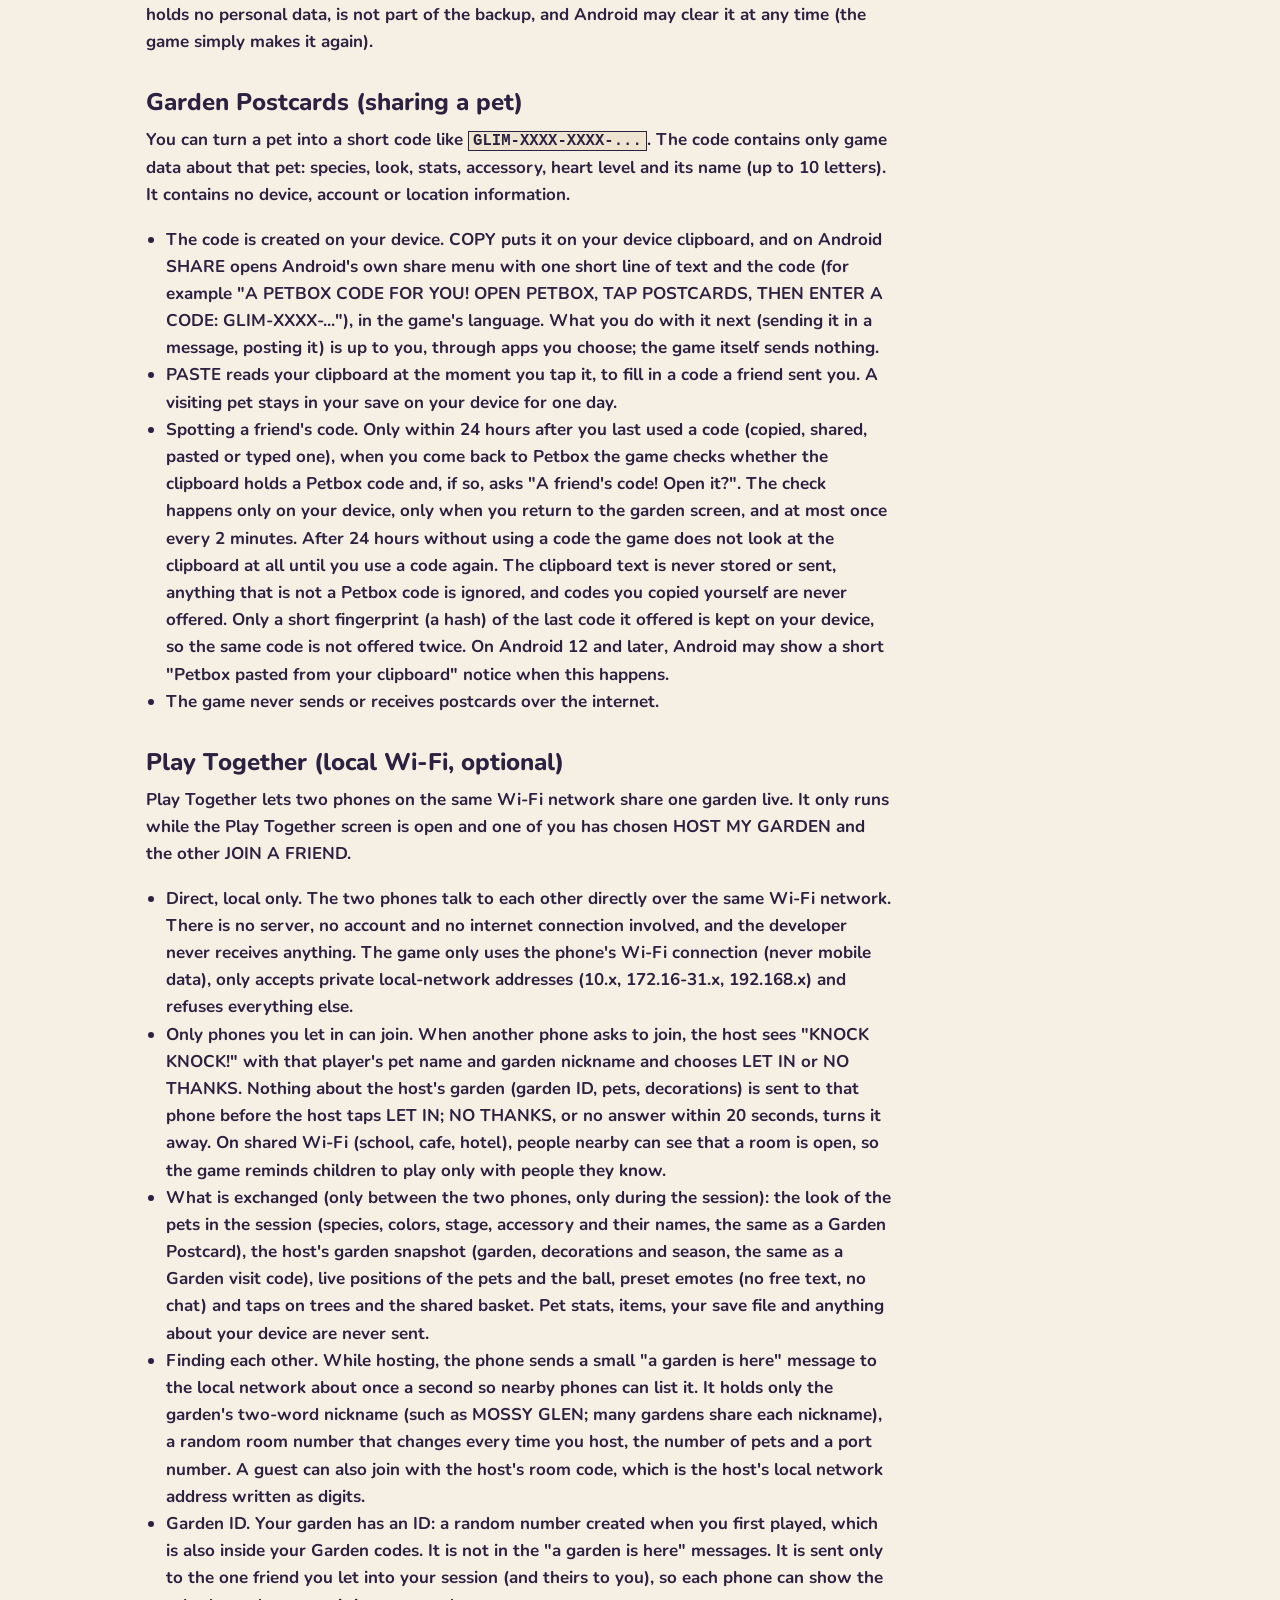
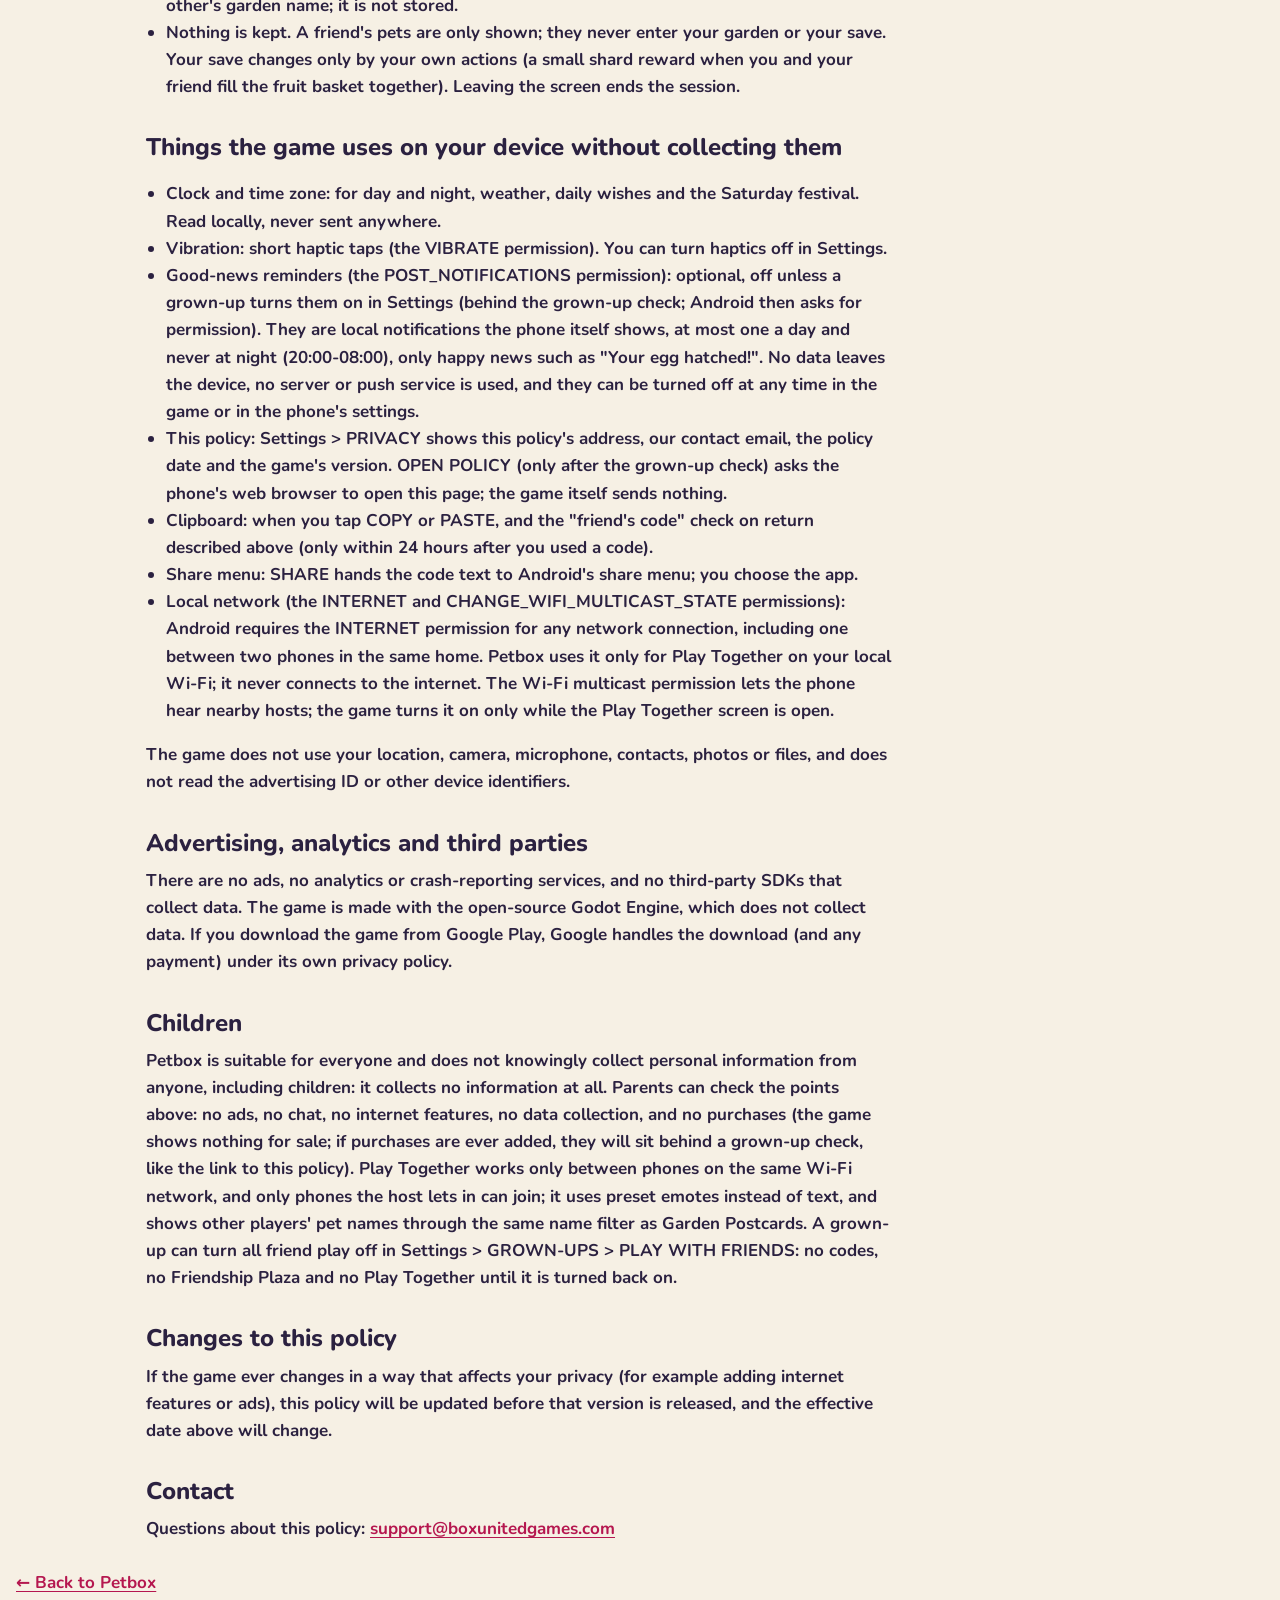
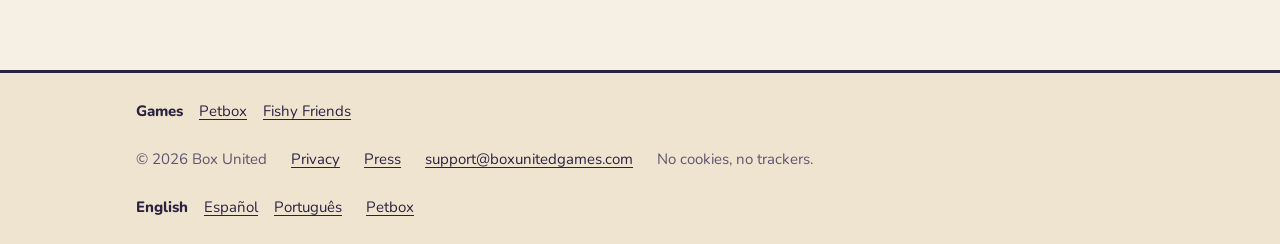
<file: petbox/privacy/index.html>
<!doctype html>
<html lang="en" data-game="petbox">
<head>
<meta charset="utf-8">
<meta http-equiv="Content-Security-Policy" content="default-src 'self'; img-src 'self' data:; style-src 'self' 'unsafe-inline'; script-src 'self'; font-src 'self'; media-src 'self'; connect-src 'none'; frame-src 'none'; object-src 'none'; base-uri 'self'; form-action 'none'">
<meta name="referrer" content="strict-origin-when-cross-origin">
<meta name="viewport" content="width=device-width, initial-scale=1, viewport-fit=cover">
<meta name="color-scheme" content="light dark">
<meta name="theme-color" content="#6fc3f0" media="(prefers-color-scheme: light)">
<meta name="theme-color" content="#1d2a52" media="(prefers-color-scheme: dark)">
<title>Petbox privacy policy | Box United</title>
<meta name="description" content="How Petbox handles privacy: it collects no data, has no ads and no accounts, and your garden stays on your device.">
<link rel="canonical" href="https://boxunitedgames.com/petbox/privacy/">
<link rel="alternate" hreflang="en" href="https://boxunitedgames.com/petbox/privacy/">
<link rel="alternate" hreflang="es" href="https://boxunitedgames.com/petbox/privacy/es/">
<link rel="alternate" hreflang="pt-BR" href="https://boxunitedgames.com/petbox/privacy/pt-br/">
<link rel="alternate" hreflang="x-default" href="https://boxunitedgames.com/petbox/privacy/">
<link rel="icon" href="/assets/brand/favicon.svg" type="image/svg+xml">
<link rel="icon" href="/assets/brand/favicon.ico" sizes="32x32">
<link rel="apple-touch-icon" href="/assets/brand/apple-touch-icon.png">
<meta property="og:type" content="website">
<meta property="og:site_name" content="Box United">
<meta property="og:title" content="Petbox privacy policy">
<meta property="og:description" content="How Petbox handles privacy: it collects no data, has no ads and no accounts, and your garden stays on your device.">
<meta property="og:url" content="https://boxunitedgames.com/petbox/privacy/">
<meta property="og:image" content="https://boxunitedgames.com/petbox/img/og.png">
<meta property="og:image:width" content="1200">
<meta property="og:image:height" content="630">
<meta property="og:image:alt" content="The Petbox logo, a wooden toy box with Hazel the toymaker mole peeking out, and four pixel pets on the grass">
<meta property="og:locale" content="en_US">
<meta property="og:locale:alternate" content="es_LA">
<meta property="og:locale:alternate" content="pt_BR">
<meta name="twitter:card" content="summary_large_image">
<meta name="twitter:title" content="Petbox privacy policy">
<meta name="twitter:description" content="How Petbox handles privacy: it collects no data, has no ads and no accounts, and your garden stays on your device.">
<meta name="twitter:image" content="https://boxunitedgames.com/petbox/img/og.png">
<meta name="twitter:image:alt" content="The Petbox logo, a wooden toy box with Hazel the toymaker mole peeking out, and four pixel pets on the grass">
<link rel="preload" href="/assets/fonts/box-pixel-v1.woff2" as="font" type="font/woff2" crossorigin>
<link rel="preload" href="/assets/fonts/nunito-latin-v2.woff2" as="font" type="font/woff2" crossorigin>
<link rel="stylesheet" href="/assets/css/brand.css">
<link rel="stylesheet" href="/assets/css/themes/petbox.css">
<link rel="stylesheet" href="/assets/css/site.css">
<link rel="stylesheet" href="/assets/css/game.css">
</head>
<body>
<a class="skip" href="#main">Skip to content</a>
<header class="site-head"><div class="site-head__in">
  <a class="brand" href="/"><img src="/assets/brand/logo.svg" alt="" width="32" height="32"><span>Box United</span></a>
  <nav class="site-nav" aria-label="Main"><a href="/#games">Games</a><a href="/#about">About</a><a href="/press/">Press</a><a href="/#contact">Contact</a></nav>
</div></header>
<main id="main">
<div class="gp-policy-band"><div class="wrap gp-policy-band__in">
  <nav class="gp-langs" aria-label="Language"><a href="/petbox/privacy/" hreflang="en" lang="en" aria-current="page">English</a><a href="/petbox/privacy/es/" hreflang="es" lang="es">Español</a><a href="/petbox/privacy/pt-br/" hreflang="pt-BR" lang="pt-BR">Português</a></nav>
  <a class="gp-policy-logo" href="/petbox/"><img src="/petbox/img/logo.png" width="272" height="122" alt="Petbox"></a>
</div></div>
<article class="wrap gp-policy">
  <div class="prose">
  <h1>Petbox privacy policy</h1>

  <p class="meta">Effective date: 1 November 2026<br>
  Developer: Box United<br>
  Contact: <a href="mailto:support@boxunitedgames.com">support@boxunitedgames.com</a></p>

  <div class="short">
    <strong>The short version:</strong> Petbox does not collect, send or share any
    personal data. It has no ads, no analytics, no accounts, no in-game chat and no internet
    features. Your garden is saved only on your device. The optional <strong>Play
    Together</strong> mode connects two phones directly over the same Wi-Fi network (only phones you let in can join); nothing is sent to the internet, to us or to anyone else.
  </div>

  <h2>What the game stores, and where</h2>
  <p>The game keeps one save file in its private app storage on your device. It contains your
  garden: your pets and the names you give them, their stats, decorations, items, progress,
  your settings (language, music and sounds and their volume, BIG TEXT, haptics, reduced
  motion, relaxed timing, battery saver, the hemisphere used for fishing seasons; the grown-ups'
  playtime limit and bedtime with today's playing time; whether good-news reminders are on and
  the day the last one came; whether friend play is on; and the grown-up check's wait timer after wrong answers) and the
  time you last played (used to let your pets rest and grow while you are away).</p>
  <p>Next to it, in the same private storage, the game keeps a few safety copies of that same file
  so a crash or a damaged file can't lose your garden: a copy of the previous save, a once-a-day
  backup, and, only if a save is ever found damaged, a copy of the damaged file so it can still be
  recovered. They hold the same information as the save itself.</p>
  <ul>
    <li>This file never leaves your device through the game. The developer cannot see it.</li>
    <li>Uninstalling the game deletes it and all of its copies. <strong>Settings &gt; GROWN-UPS &gt;
      RESET SAVE</strong> (behind the grown-up check) inside the game also deletes the save and all of its copies (your sound and
      other settings are kept).</li>
    <li>Pet names are whatever you type. Please don't use real names or personal details as pet
      names, especially if you share Garden Postcards (below).</li>
    <li><strong>Name filter.</strong> Names you type and names that reach you from others
      (postcards, codes, Play Together, plaza pen pals) are checked on your device against
      English, Spanish and Portuguese lists of blocked words. A blocked name you type is not
      accepted; a blocked name you receive is replaced with a made-up one. Nothing is sent
      anywhere for this.</li>
  </ul>

  <h2>Android backup</h2>
  <p>Petbox allows Android's standard app-data backup. If <strong>you</strong> have
  backup turned on in your Android settings, Android may copy the save file (and its safety copies) to your own Google
  account backup and restore it when you set up a new phone. That copy is made and stored by
  Google under your Google account and Google's privacy policy; the developer has no access to
  it. You can turn backup off in your Android settings at any time.</p>
  <p>The game also keeps ready-made music in the app's <strong>cache</strong> folder so themes
  start quickly. It holds no personal data, is not part of the backup, and Android may clear it
  at any time (the game simply makes it again).</p>

  <h2>Garden Postcards (sharing a pet)</h2>
  <p>You can turn a pet into a short code like <code>GLIM-XXXX-XXXX-...</code>. The code
  contains only game data about that pet: species, look, stats, accessory, heart level and its
  name (up to 10 letters). It contains no device, account or location information.</p>
  <ul>
    <li>The code is created on your device. <strong>COPY</strong> puts it on your device
      clipboard, and on Android <strong>SHARE</strong> opens Android's own share menu with one
      short line of text and the code (for example "A PETBOX CODE FOR YOU! OPEN PETBOX, TAP
      POSTCARDS, THEN ENTER A CODE: GLIM-XXXX-..."), in the game's language. What you do with it next (sending it in a message, posting it) is up to you,
      through apps you choose; the game itself sends nothing.</li>
    <li><strong>PASTE</strong> reads your clipboard at the moment you tap it, to fill in a code
      a friend sent you. A visiting pet stays in your save on your device for one day.</li>
    <li><strong>Spotting a friend's code.</strong> Only within <strong>24 hours</strong> after
      you last used a code (copied, shared, pasted or typed one), when you come back to Petbox the
      game checks whether the clipboard holds a Petbox code and, if so, asks "A friend's code!
      Open it?". The check happens only on your device, only when you return to the garden screen,
      and at most once every 2 minutes. After 24 hours without using a code the game does not look
      at the clipboard at all until you use a code again. The clipboard text is never stored or
      sent, anything that is not a Petbox code is ignored, and codes you copied yourself are never
      offered. Only a short fingerprint (a hash) of the last code it offered is kept on your
      device, so the same code is not offered twice. On Android 12 and later, Android may show a
      short "Petbox pasted from your clipboard" notice when this happens.</li>
    <li>The game never sends or receives postcards over the internet.</li>
  </ul>

  <h2>Play Together (local Wi-Fi, optional)</h2>
  <p>Play Together lets two phones on the <strong>same Wi-Fi network</strong> share one garden
  live. It only runs while the Play Together screen is open and one of you has chosen HOST MY
  GARDEN and the other JOIN A FRIEND.</p>
  <ul>
    <li><strong>Direct, local only.</strong> The two phones talk to each other directly over the same Wi-Fi network. There is no server, no account and no internet connection involved, and the developer never receives anything. The game only uses the phone's Wi-Fi connection (never mobile data), only accepts private local-network addresses (10.x, 172.16-31.x, 192.168.x) and refuses everything else.</li>
    <li><strong>Only phones you let in can join.</strong> When another phone asks to join, the host sees "KNOCK KNOCK!" with that player's pet name and garden nickname and chooses LET IN or NO THANKS. Nothing about the host's garden (garden ID, pets, decorations) is sent to that phone before the host taps LET IN; NO THANKS, or no answer within 20 seconds, turns it away. On shared Wi-Fi (school, cafe, hotel), people nearby can see that a room is open, so the game reminds children to play only with people they know.</li>
    <li><strong>What is exchanged</strong> (only between the two phones, only during the
      session): the look of the pets in the session (species, colors, stage, accessory and their
      names, the same as a Garden Postcard), the host's garden snapshot (garden, decorations and
      season, the same as a Garden visit code), live positions of the pets and the ball, preset
      emotes (no free text, no chat) and taps on trees and the shared basket. Pet stats, items,
      your save file and anything about your device are never sent.</li>
    <li><strong>Finding each other.</strong> While hosting, the phone sends a small "a garden is
      here" message to the local network about once a second so nearby phones can list it. It
      holds only the garden's two-word nickname (such as MOSSY GLEN; many gardens share each
      nickname), a random room number that changes every time you host, the number of pets and a
      port number. A guest can also join with the host's room code, which is the host's local
      network address written as digits.</li>
    <li><strong>Garden ID.</strong> Your garden has an ID: a random number created when you
      first played, which is also inside your Garden codes. It is <strong>not</strong> in the "a
      garden is here" messages. It is sent only to the one friend you let into your session (and
      theirs to you), so each phone can show the other's garden name; it is not stored.</li>
    <li><strong>Nothing is kept.</strong> A friend's pets are only shown; they never enter your
      garden or your save. Your save changes only by your own actions (a small shard reward when
      you and your friend fill the fruit basket together). Leaving the screen ends the
      session.</li>
  </ul>

  <h2>Things the game uses on your device without collecting them</h2>
  <ul>
    <li><strong>Clock and time zone:</strong> for day and night, weather, daily wishes and the
      Saturday festival. Read locally, never sent anywhere.</li>
    <li><strong>Vibration:</strong> short haptic taps (the VIBRATE permission). You can turn
      haptics off in Settings.</li>
    <li><strong>Good-news reminders</strong> (the POST_NOTIFICATIONS permission): optional,
      <strong>off unless a grown-up turns them on</strong> in Settings (behind the grown-up
      check; Android then asks for permission). They are local notifications the phone
      itself shows, at most one a day and never at night (20:00-08:00), only happy news such as "Your egg
      hatched!". No data leaves the device, no server or push service is used, and they can be
      turned off at any time in the game or in the phone's settings.</li>
    <li><strong>This policy:</strong> Settings &gt; PRIVACY shows this policy's address, our
      contact email, the policy date and the game's version. OPEN POLICY (only after the grown-up
      check) asks the phone's web browser to open this page; the game itself sends nothing.</li>
    <li><strong>Clipboard:</strong> when you tap COPY or PASTE, and the "friend's code" check on
      return described above (only within 24 hours after you used a code).</li>
    <li><strong>Share menu:</strong> SHARE hands the code text to Android's share menu; you
      choose the app.</li>
    <li><strong>Local network</strong> (the INTERNET and CHANGE_WIFI_MULTICAST_STATE
      permissions): Android requires the INTERNET permission for any network connection,
      including one between two phones in the same home. Petbox uses it <strong>only</strong>
      for Play Together on your local Wi-Fi; it never connects to the internet. The Wi-Fi
      multicast permission lets the phone hear nearby hosts; the game turns it on only while
      the Play Together screen is open.</li>
  </ul>
  <p>The game does not use your location, camera, microphone, contacts, photos or files, and
  does not read the advertising ID or other device identifiers.</p>

  <h2>Advertising, analytics and third parties</h2>
  <p>There are no ads, no analytics or crash-reporting services, and no third-party SDKs that
  collect data. The game is made with the open-source Godot Engine, which does not collect
  data. If you download the game from Google Play, Google handles the download (and any
  payment) under its own privacy policy.</p>

  <h2>Children</h2>
  <p>Petbox is suitable for everyone and does not knowingly collect personal
  information from anyone, including children: it collects no information at all. Parents can
  check the points above: no ads, no chat, no internet features, no data collection, and no
  purchases (the game shows nothing for sale; if purchases are ever added, they will sit behind
  a grown-up check, like the link to this policy). Play
  Together works only between phones on the same Wi-Fi network, and only phones the host lets in can join; it uses preset emotes instead of text, and shows other players' pet names through the same name filter as Garden Postcards. A grown-up can turn all friend play off in Settings &gt; GROWN-UPS &gt; PLAY WITH FRIENDS: no codes, no Friendship Plaza and no Play Together until it is turned back on.</p>

  <h2>Changes to this policy</h2>
  <p>If the game ever changes in a way that affects your privacy (for example adding internet
  features or ads), this policy will be updated before that version is released, and the
  effective date above will change.</p>

  <h2>Contact</h2>
  <p>Questions about this policy: <a href="mailto:support@boxunitedgames.com">support@boxunitedgames.com</a></p>
  </div>
  <p class="gp-policy__back"><a href="/petbox/">&larr; Back to Petbox</a></p>
</article>
</main>
<footer class="site-foot"><div class="site-foot__in">
  <p class="site-foot__games"><span>Games</span><a href="/petbox/">Petbox</a><a href="/fishyfriends/">Fishy Friends</a></p>
  <span>&copy; 2026 Box United</span><a href="/privacy/">Privacy</a><a href="/press/">Press</a><a href="mailto:support@boxunitedgames.com">support@boxunitedgames.com</a><span>No cookies, no trackers.</span>
  <p class="site-foot__extra gp-foot"><span class="gp-foot__langs"><a href="/petbox/privacy/" hreflang="en" lang="en" aria-current="page">English</a><a href="/petbox/privacy/es/" hreflang="es" lang="es">Español</a><a href="/petbox/privacy/pt-br/" hreflang="pt-BR" lang="pt-BR">Português</a></span><a href="/petbox/">Petbox</a></p>
</div></footer>
</body>
</html>
</file>
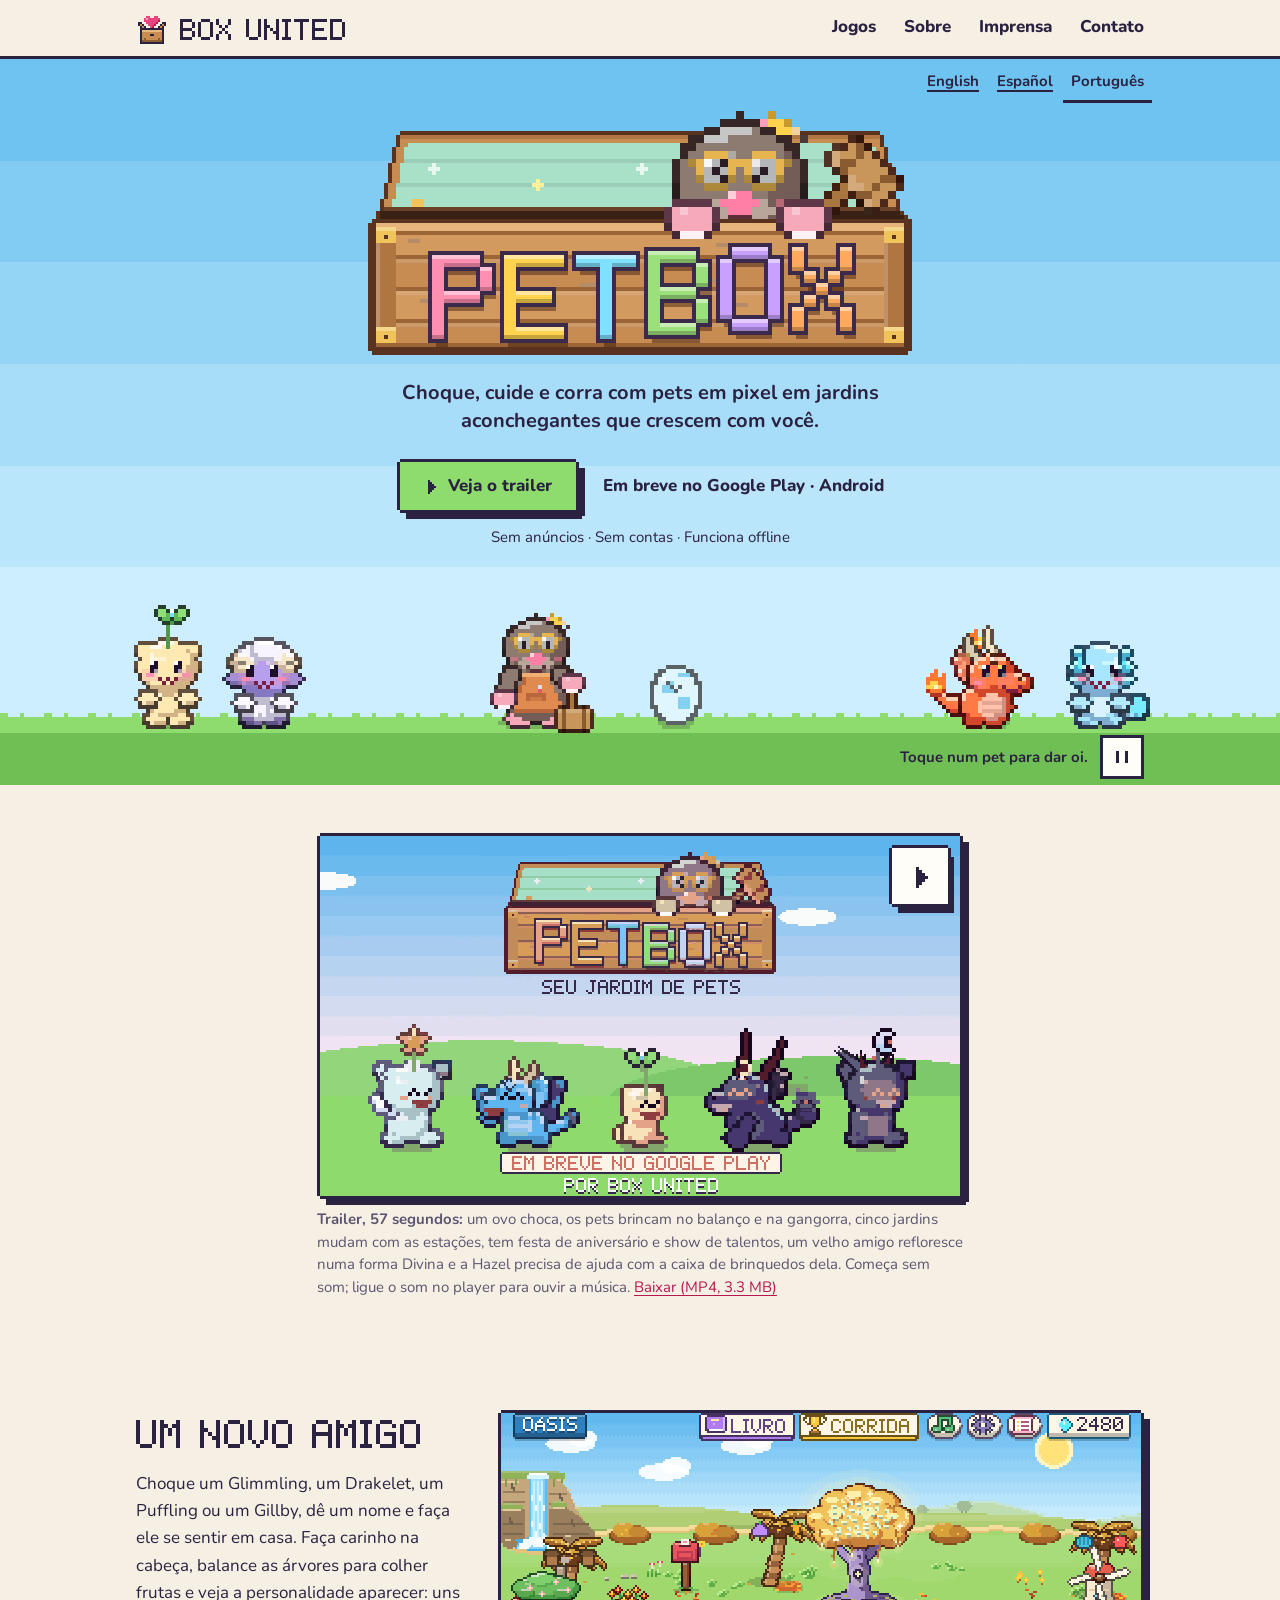
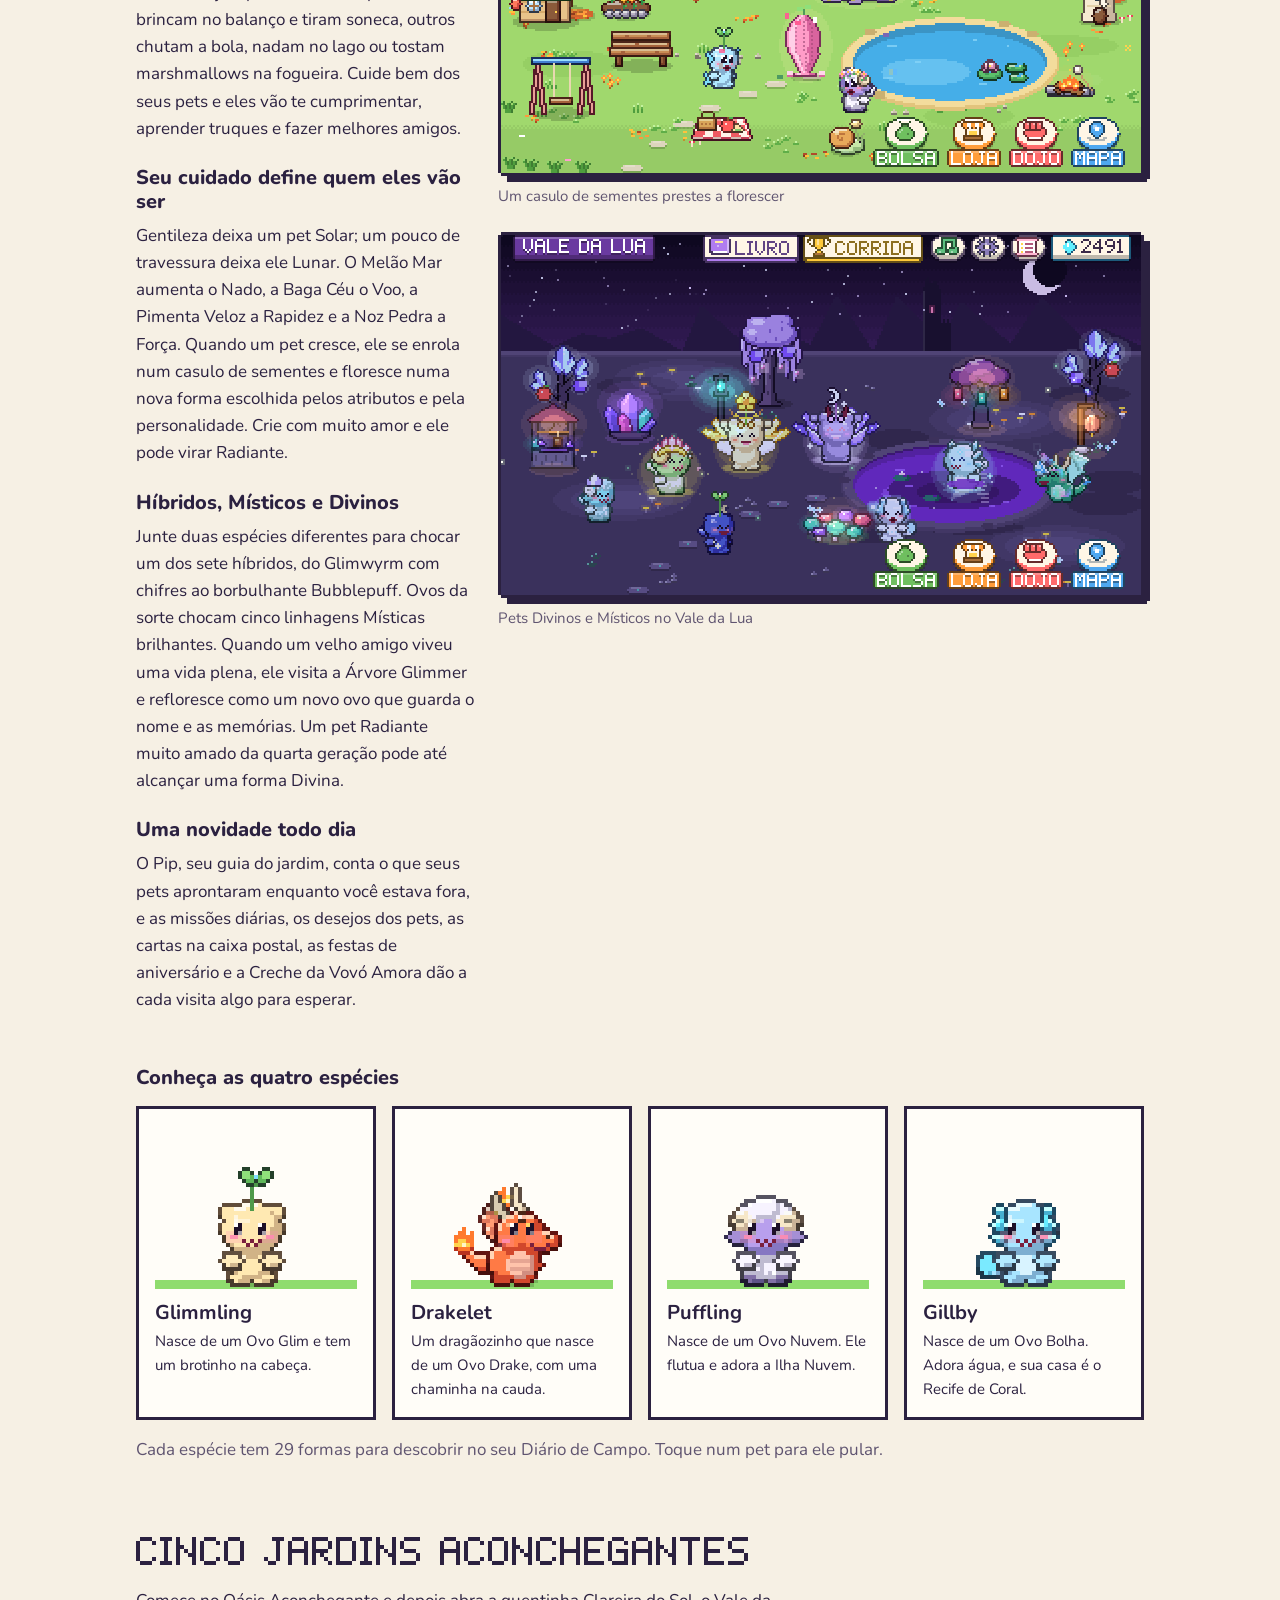
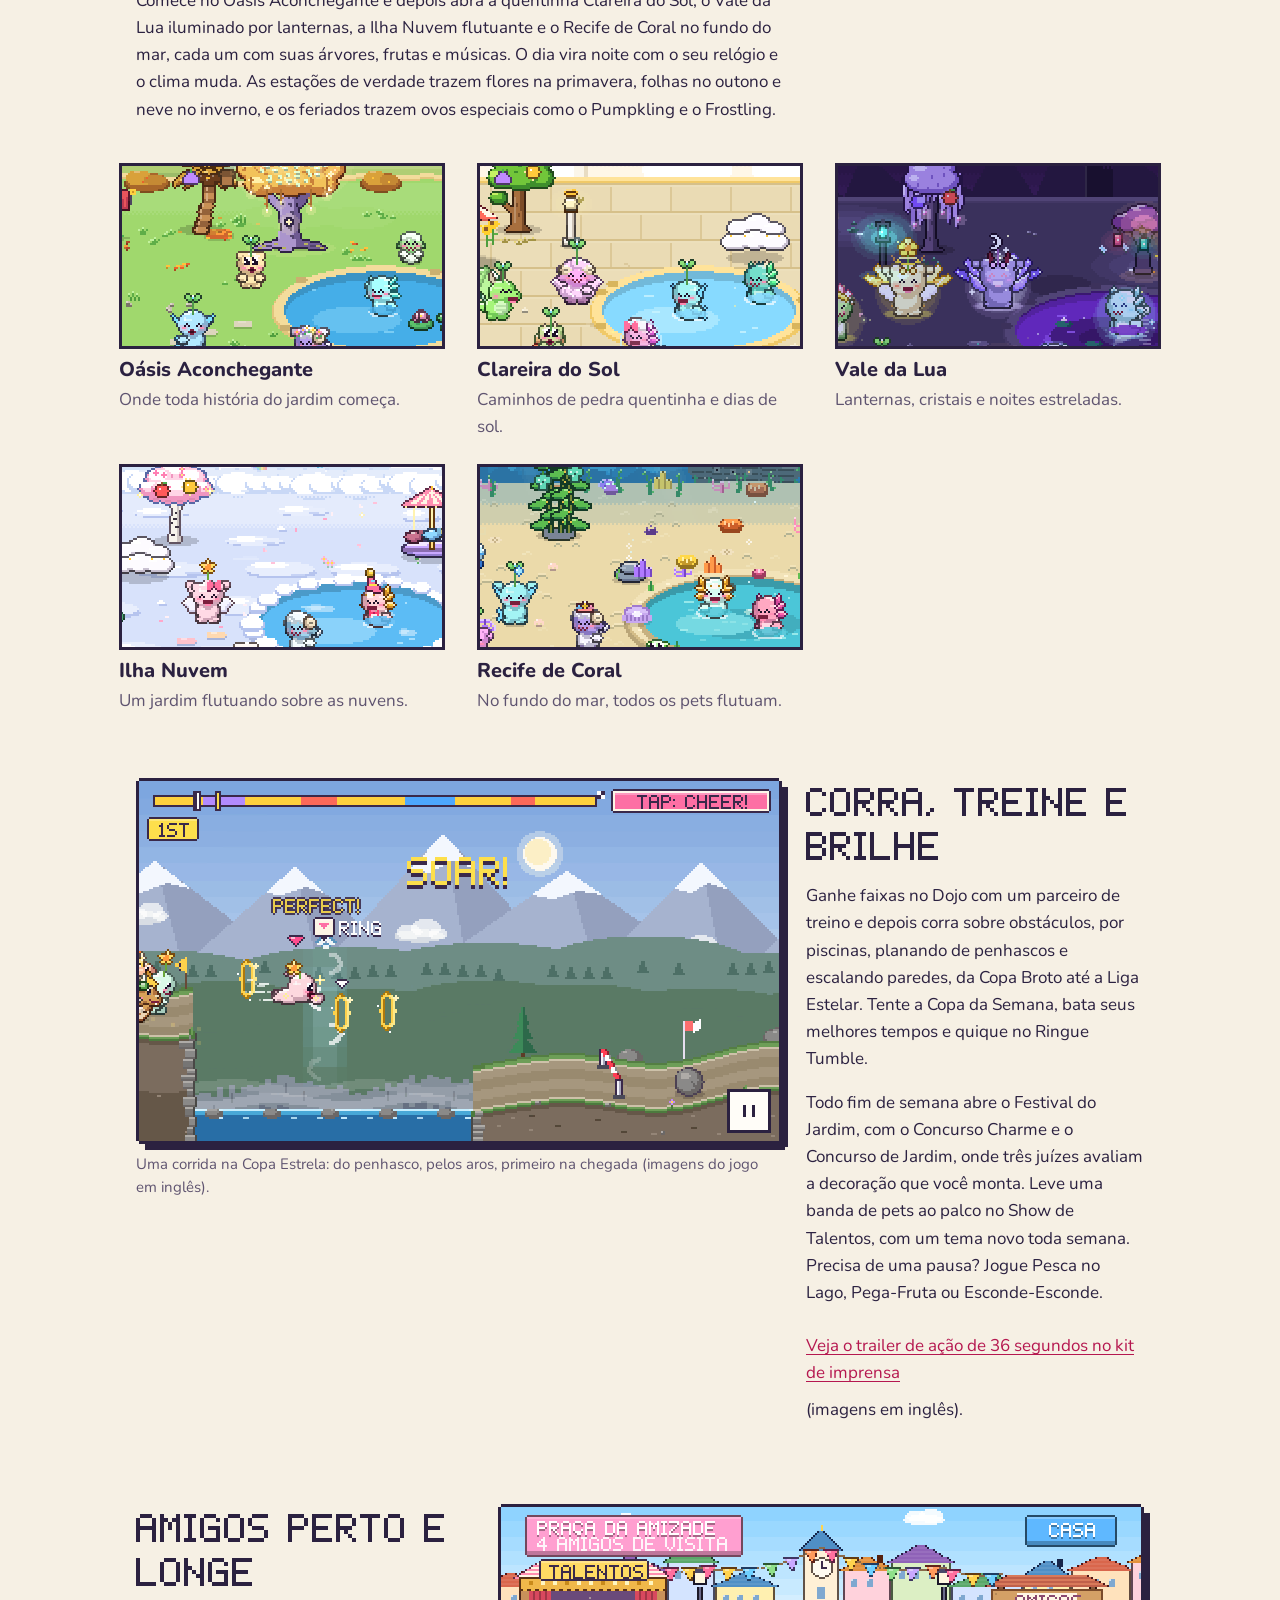
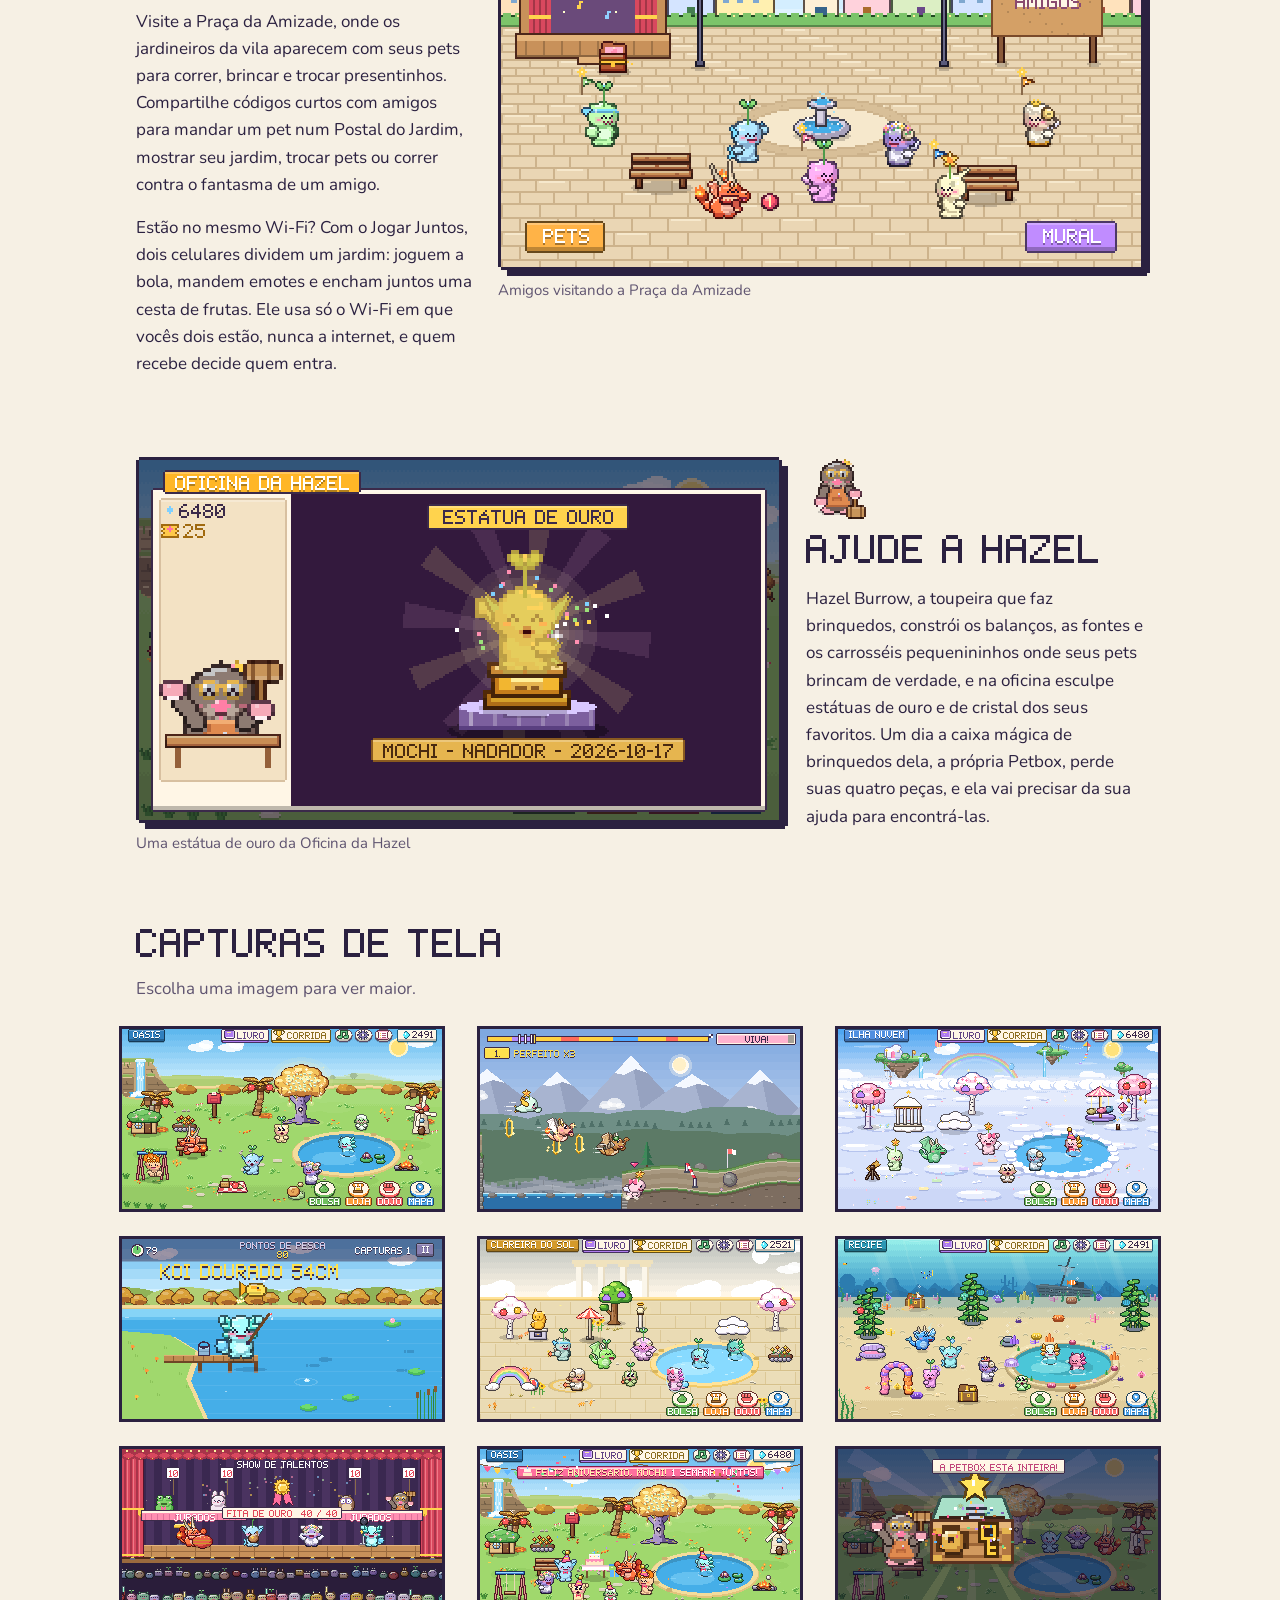
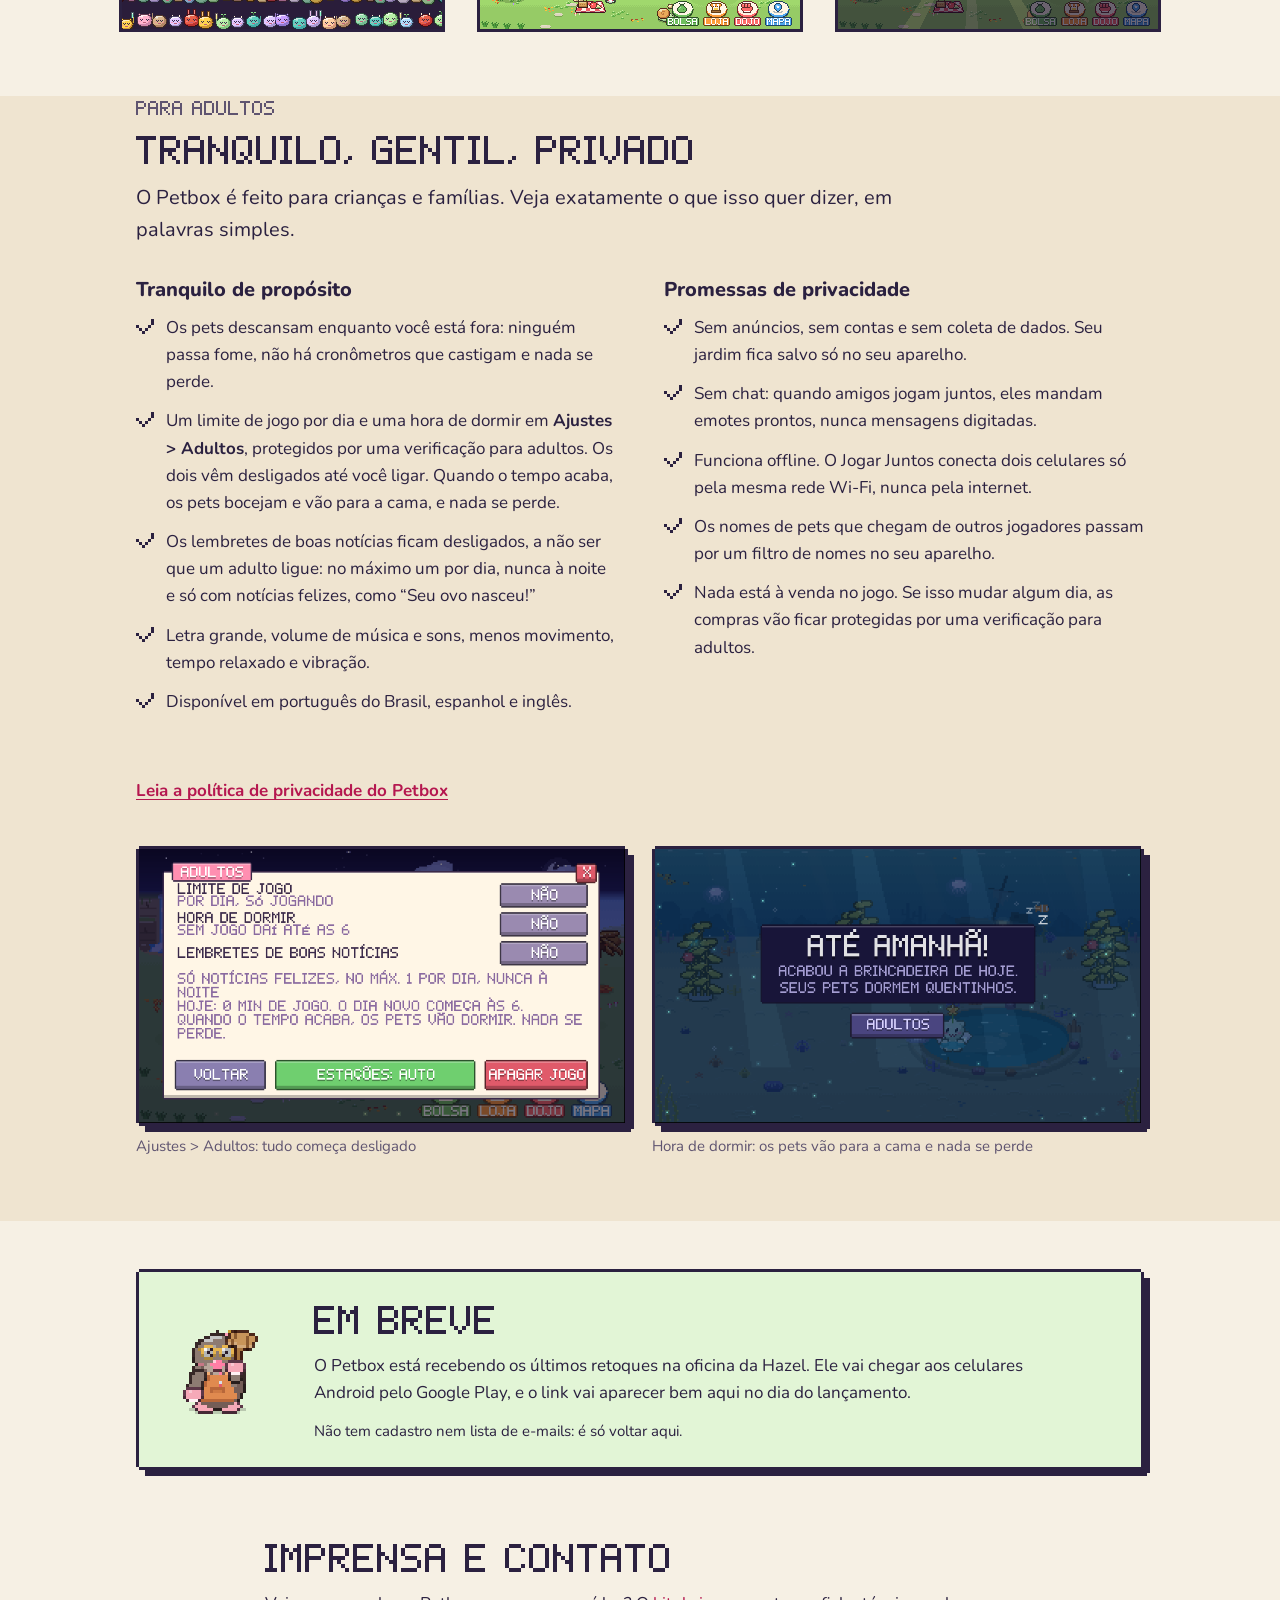
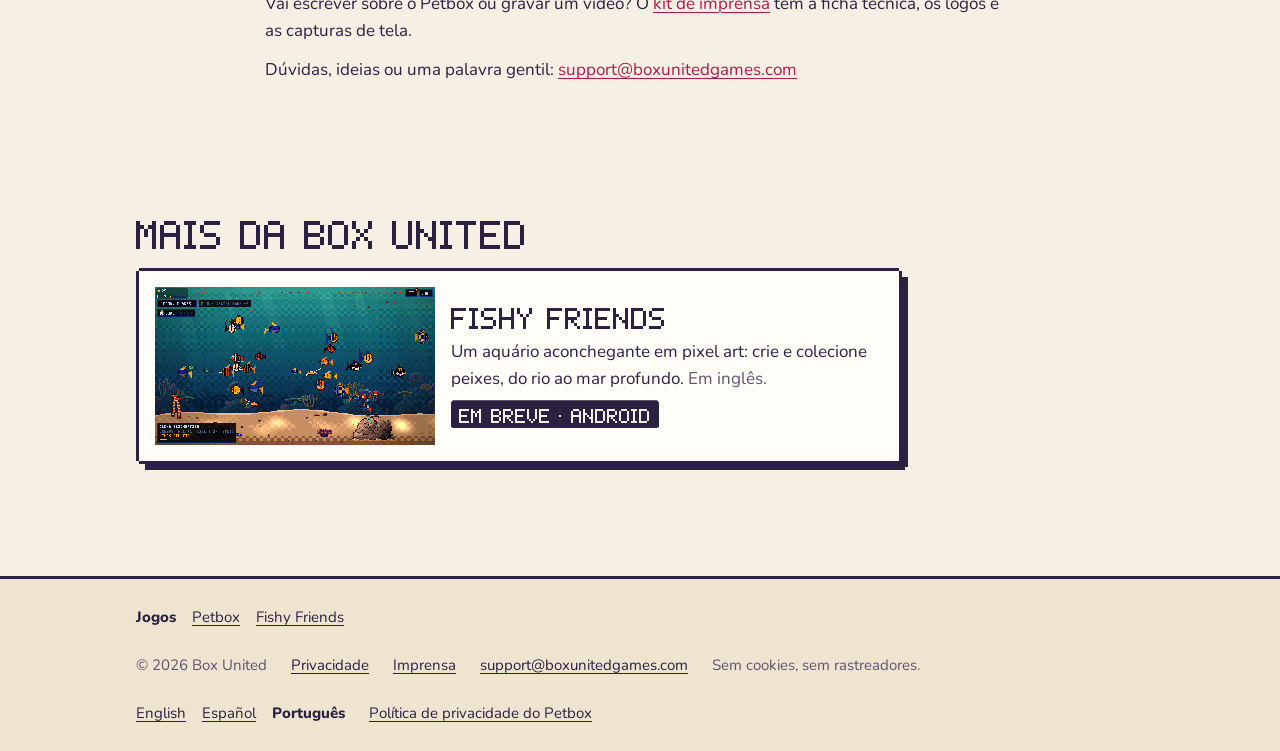
<file: petbox/pt-br/index.html>
<!doctype html>
<html lang="pt-BR" data-game="petbox">
<head>
<meta charset="utf-8">
<meta http-equiv="Content-Security-Policy" content="default-src 'self'; img-src 'self' data:; style-src 'self' 'unsafe-inline'; script-src 'self'; font-src 'self'; media-src 'self'; connect-src 'none'; frame-src 'none'; object-src 'none'; base-uri 'self'; form-action 'none'">
<meta name="referrer" content="strict-origin-when-cross-origin">
<meta name="viewport" content="width=device-width, initial-scale=1, viewport-fit=cover">
<meta name="color-scheme" content="light dark">
<meta name="theme-color" content="#6fc3f0" media="(prefers-color-scheme: light)">
<meta name="theme-color" content="#1d2a52" media="(prefers-color-scheme: dark)">
<title>Petbox: um jardim de pets em pixel | Box United</title>
<meta name="description" content="Choque, cuide e corra com pets em pixel em cinco jardins aconchegantes. Sem anúncios, sem contas, sem coleta de dados. Em breve no Google Play.">
<link rel="canonical" href="https://boxunitedgames.com/petbox/pt-br/">
<link rel="alternate" hreflang="en" href="https://boxunitedgames.com/petbox/">
<link rel="alternate" hreflang="es" href="https://boxunitedgames.com/petbox/es/">
<link rel="alternate" hreflang="pt-BR" href="https://boxunitedgames.com/petbox/pt-br/">
<link rel="alternate" hreflang="x-default" href="https://boxunitedgames.com/petbox/">
<link rel="icon" href="/assets/brand/favicon.svg" type="image/svg+xml">
<link rel="icon" href="/assets/brand/favicon.ico" sizes="32x32">
<link rel="apple-touch-icon" href="/assets/brand/apple-touch-icon.png">
<meta property="og:type" content="website">
<meta property="og:site_name" content="Box United">
<meta property="og:title" content="Petbox: um jardim aconchegante de pets em pixel">
<meta property="og:description" content="Choque, cuide e corra com pets em pixel em cinco jardins aconchegantes. Sem anúncios, sem contas, sem coleta de dados. Em breve no Google Play.">
<meta property="og:url" content="https://boxunitedgames.com/petbox/pt-br/">
<meta property="og:image" content="https://boxunitedgames.com/petbox/img/og.png">
<meta property="og:image:width" content="1200">
<meta property="og:image:height" content="630">
<meta property="og:image:alt" content="O logo do Petbox, uma caixa de brinquedos de madeira com a Hazel, a toupeira que faz brinquedos, espiando, e quatro pets em pixel na grama">
<meta property="og:locale" content="pt_BR">
<meta property="og:locale:alternate" content="en_US">
<meta property="og:locale:alternate" content="es_LA">
<meta name="twitter:card" content="summary_large_image">
<meta name="twitter:title" content="Petbox: um jardim aconchegante de pets em pixel">
<meta name="twitter:description" content="Choque, cuide e corra com pets em pixel em cinco jardins aconchegantes. Sem anúncios, sem contas, sem coleta de dados. Em breve no Google Play.">
<meta name="twitter:image" content="https://boxunitedgames.com/petbox/img/og.png">
<meta name="twitter:image:alt" content="O logo do Petbox, uma caixa de brinquedos de madeira com a Hazel, a toupeira que faz brinquedos, espiando, e quatro pets em pixel na grama">
<link rel="preload" href="/assets/fonts/box-pixel-v1.woff2" as="font" type="font/woff2" crossorigin>
<link rel="preload" href="/assets/fonts/nunito-latin-v2.woff2" as="font" type="font/woff2" crossorigin>
<link rel="stylesheet" href="/assets/css/brand.css">
<link rel="stylesheet" href="/assets/css/themes/petbox.css">
<link rel="stylesheet" href="/assets/css/site.css">
<link rel="stylesheet" href="/assets/css/game.css">
<script src="/assets/js/sprites.js" defer></script>
<script src="/assets/sprites/petbox/index.js" defer></script>
<script src="/assets/js/site.js" defer></script>
<script src="/assets/js/game.js" defer></script>
<script type="application/ld+json">{"@context":"https://schema.org","@type":"VideoGame","name":"Petbox","url":"https://boxunitedgames.com/petbox/pt-br/","description":"Choque, cuide e corra com pets em pixel em cinco jardins aconchegantes. Sem anúncios, sem contas, sem coleta de dados. Em breve no Google Play.","image":"https://boxunitedgames.com/petbox/img/og.png","genre":["Pet virtual","Simulação","Casual"],"gamePlatform":"Android","applicationCategory":"Game","operatingSystem":"Android","inLanguage":["en","es","pt-BR"],"author":{"@type":"Organization","name":"Box United","url":"https://boxunitedgames.com/"},"publisher":{"@type":"Organization","name":"Box United","url":"https://boxunitedgames.com/"},"trailer":{"@type":"VideoObject","name":"Trailer do Petbox","description":"Um ovo choca, os pets brincam no balanço e na gangorra, cinco jardins mudam com as estações e os feriados, tem festa de aniversário e show de talentos, um velho amigo refloresce numa forma Divina e a Hazel precisa de ajuda com a caixa de brinquedos dela.","thumbnailUrl":"https://boxunitedgames.com/petbox/media/petbox-cozy-pt-br-v2.png","contentUrl":"https://boxunitedgames.com/petbox/media/petbox-cozy-pt-br-v2.mp4","uploadDate":"2026-10-21","duration":"PT57S"}}</script>
</head>
<body>
<a class="skip" href="#main">Pular para o conteúdo</a>
<header class="site-head"><div class="site-head__in">
  <a class="brand" href="/"><img src="/assets/brand/logo.svg" alt="" width="32" height="32"><span>Box United</span></a>
  <nav class="site-nav" aria-label="Principal"><a href="/#games">Jogos</a><a href="/#about">Sobre</a><a href="/press/">Imprensa</a><a href="/#contact">Contato</a></nav>
</div></header>
<main id="main" style="--still:url(/petbox/img/cast-still-6b89a0ae.png);--sw:203;--sh:39">
<section class="gp-hero" aria-labelledby="gp-title">
  <div class="wrap gp-hero__in">
    <nav class="gp-langs" aria-label="Idioma"><a href="/petbox/" hreflang="en" lang="en">English</a><a href="/petbox/es/" hreflang="es" lang="es">Español</a><a href="/petbox/pt-br/" hreflang="pt-BR" lang="pt-BR" aria-current="page">Português</a></nav>
    <h1 id="gp-title" class="gp-logo"><img src="/petbox/img/logo.png" width="272" height="122" alt="Petbox"></h1>
    <p class="gp-hero__tag">Choque, cuide e corra com pets em pixel em jardins aconchegantes que crescem com você.</p>
    <div class="gp-hero__actions">
      <a class="btn btn--primary gp-cta" href="#trailer" data-play="trailer"><svg viewBox="0 0 8 8" width="16" height="16" aria-hidden="true" focusable="false"><path d="M2 1h1v1h1v1h1v1h1v1H5v1H4v1H3v1H2z"/></svg><span>Veja o trailer</span></a>
      <p class="gp-soon">Em breve no Google Play · Android</p>
    </div>
    <p class="gp-hero__facts">Sem anúncios · Sem contas · Funciona offline</p>
  </div>
  <div class="gp-yard">
    <div class="gp-yard__cast" aria-hidden="true">
      <span class="gp-pet" style="--w:25;--h:37;--ay:35;--fx:0;--gap:0"><canvas class="sprite" data-sprite="petbox/glimmling" data-seq="idle,wave,idle*2,hop" data-tap="hop" data-offset="900" width="25" height="37" aria-hidden="true"></canvas></span>
      <span class="gp-pet gp-pet--flip" style="--w:26;--h:30;--ay:28;--fx:26;--gap:-3"><canvas class="sprite" data-sprite="petbox/puffling" data-seq="idle,hop,idle*2,wave" data-tap="hop" data-offset="2600" data-flip width="26" height="30" aria-hidden="true"></canvas></span>
      <span class="gp-pet gp-pet--wide" style="--w:37;--h:31;--ay:27;--fx:53;--gap:40"><canvas class="sprite" data-sprite="petbox/hazel" data-seq="idle*2,wave,idle*3,cheer" data-tap="cheer" width="37" height="31" aria-hidden="true"></canvas></span>
      <span class="gp-pet gp-pet--wide" style="--w:47;--h:39;--ay:29;--fx:91;--gap:-10"><canvas class="sprite" data-sprite="petbox/egg" data-anim="wobble" data-tap="wobble" width="47" height="39" aria-hidden="true"></canvas></span>
      <span class="gp-pet" style="--w:35;--h:35;--ay:31;--fx:139;--gap:36"><canvas class="sprite" data-sprite="petbox/drakelet" data-seq="idle*2,hop,idle,cheer" data-tap="hop" data-offset="2300" width="35" height="35" aria-hidden="true"></canvas></span>
      <span class="gp-pet gp-pet--flip" style="--w:28;--h:30;--ay:27;--fx:175;--gap:-2"><canvas class="sprite" data-sprite="petbox/gillby" data-seq="idle*2,wave,idle,hop" data-tap="hop" data-offset="400" data-flip width="28" height="30" aria-hidden="true"></canvas></span>
    </div>
    <div class="gp-yard__soil"><div class="wrap gp-yard__in">
      <p class="gp-yard__hint" hidden>Toque num pet para dar oi.</p>
      <button class="gp-motion" type="button" aria-pressed="false" hidden><svg class="ic-pause" viewBox="0 0 4 4" aria-hidden="true" focusable="false"><path d="M0 0h1v4H0zM3 0h1v4H3z"/></svg><svg class="ic-play" viewBox="0 0 4 4" aria-hidden="true" focusable="false"><path d="M0 0h1v1h1v1h1v1H2v1H1V4H0z"/></svg><span class="sr-only">Pausar os pets</span></button>
    </div></div>
  </div>
</section>
<section class="gp-trailer" id="trailer" aria-labelledby="trailer-h">
  <div class="wrap gp-trailer__in">
    <h2 id="trailer-h" class="sr-only">Trailer do Petbox</h2>
    <figure class="gp-trailer__fig">
      <div class="gp-video pixel-frame"><video id="gp-trailer-video" controls muted playsinline preload="none" width="1280" height="720" poster="/petbox/media/petbox-cozy-pt-br-v2.png" aria-describedby="gp-trailer-cap"><source src="/petbox/media/petbox-cozy-pt-br-v2.mp4" type="video/mp4"></video><button class="gp-video__play" type="button" data-video="gp-trailer-video" hidden><svg viewBox="0 0 8 8" width="32" height="32" aria-hidden="true" focusable="false"><path d="M2 1h1v1h1v1h1v1h1v1H5v1H4v1H3v1H2z"/></svg><span class="sr-only">Assistir ao trailer</span></button></div>
      <figcaption id="gp-trailer-cap" class="gp-cap"><strong>Trailer, 57 segundos:</strong> um ovo choca, os pets brincam no balanço e na gangorra, cinco jardins mudam com as estações, tem festa de aniversário e show de talentos, um velho amigo refloresce numa forma Divina e a Hazel precisa de ajuda com a caixa de brinquedos dela. Começa sem som; ligue o som no player para ouvir a música. <a href="/petbox/media/petbox-cozy-pt-br-v2.mp4" download>Baixar (MP4, 3.3 MB)</a></figcaption>
    </figure>
  </div>
</section>

<section class="section gp-feature" id="raise" aria-labelledby="raise-h" data-reveal>
  <div class="wrap gp-feature__in">
    <div class="gp-feature__text">
      <h2 id="raise-h">Um novo amigo</h2>
      <div class="gp-prose">
        <p>Choque um Glimmling, um Drakelet, um Puffling ou um Gillby, dê um nome e faça ele se sentir em casa. Faça carinho na cabeça, balance as árvores para colher frutas e veja a personalidade aparecer: uns brincam no balanço e tiram soneca, outros chutam a bola, nadam no lago ou tostam marshmallows na fogueira. Cuide bem dos seus pets e eles vão te cumprimentar, aprender truques e fazer melhores amigos.</p>
        <h3>Seu cuidado define quem eles vão ser</h3>
        <p>Gentileza deixa um pet Solar; um pouco de travessura deixa ele Lunar. O Melão Mar aumenta o Nado, a Baga Céu o Voo, a Pimenta Veloz a Rapidez e a Noz Pedra a Força. Quando um pet cresce, ele se enrola num casulo de sementes e floresce numa nova forma escolhida pelos atributos e pela personalidade. Crie com muito amor e ele pode virar Radiante.</p>
        <h3>Híbridos, Místicos e Divinos</h3>
        <p>Junte duas espécies diferentes para chocar um dos sete híbridos, do Glimwyrm com chifres ao borbulhante Bubblepuff. Ovos da sorte chocam cinco linhagens Místicas brilhantes. Quando um velho amigo viveu uma vida plena, ele visita a Árvore Glimmer e refloresce como um novo ovo que guarda o nome e as memórias. Um pet Radiante muito amado da quarta geração pode até alcançar uma forma Divina.</p>
        <h3>Uma novidade todo dia</h3>
        <p>O Pip, seu guia do jardim, conta o que seus pets aprontaram enquanto você estava fora, e as missões diárias, os desejos dos pets, as cartas na caixa postal, as festas de aniversário e a Creche da Vovó Amora dão a cada visita algo para esperar.</p>
      </div>
    </div>
    <div class="gp-media-stack"><figure class="gp-media"><div class="pixel-frame gp-media__frame"><img class="gp-art" src="/petbox/img/shots/pt-br/09-seed-pod.png" width="640" height="360" alt="O Oásis Aconchegante com um casulo de sementes rosa na grama: um pet está prestes a florescer na sua nova forma" loading="lazy" decoding="async"></div><figcaption class="gp-cap">Um casulo de sementes prestes a florescer</figcaption></figure><figure class="gp-media"><div class="pixel-frame gp-media__frame"><img class="gp-art" src="/petbox/img/shots/pt-br/02-divine.png" width="640" height="360" alt="O Vale da Lua à noite com as quatro formas Divinas e pets Místicos brilhando" loading="lazy" decoding="async"></div><figcaption class="gp-cap">Pets Divinos e Místicos no Vale da Lua</figcaption></figure></div>
    <div class="gp-kinds"><h3 class="gp-kinds__title">Conheça as quatro espécies</h3><ul class="gp-kinds__list"><li class="gp-kind"><div class="gp-kind__pet" aria-hidden="true"><span class="gp-pet" style="--w:25;--h:37;--ay:35;--fx:0"><canvas class="sprite" data-sprite="petbox/glimmling" data-anim="idle" data-tap="hop" width="25" height="37" aria-hidden="true"></canvas></span></div><h4>Glimmling</h4><p>Nasce de um Ovo Glim e tem um brotinho na cabeça.</p></li><li class="gp-kind"><div class="gp-kind__pet" aria-hidden="true"><span class="gp-pet" style="--w:35;--h:35;--ay:31;--fx:139"><canvas class="sprite" data-sprite="petbox/drakelet" data-anim="idle" data-tap="hop" width="35" height="35" aria-hidden="true"></canvas></span></div><h4>Drakelet</h4><p>Um dragãozinho que nasce de um Ovo Drake, com uma chaminha na cauda.</p></li><li class="gp-kind"><div class="gp-kind__pet" aria-hidden="true"><span class="gp-pet" style="--w:26;--h:30;--ay:28;--fx:26"><canvas class="sprite" data-sprite="petbox/puffling" data-anim="idle" data-tap="hop" width="26" height="30" aria-hidden="true"></canvas></span></div><h4>Puffling</h4><p>Nasce de um Ovo Nuvem. Ele flutua e adora a Ilha Nuvem.</p></li><li class="gp-kind"><div class="gp-kind__pet" aria-hidden="true"><span class="gp-pet" style="--w:28;--h:30;--ay:27;--fx:175"><canvas class="sprite" data-sprite="petbox/gillby" data-anim="idle" data-tap="hop" width="28" height="30" aria-hidden="true"></canvas></span></div><h4>Gillby</h4><p>Nasce de um Ovo Bolha. Adora água, e sua casa é o Recife de Coral.</p></li></ul><p class="gp-kinds__note">Cada espécie tem 29 formas para descobrir no seu Diário de Campo. Toque num pet para ele pular.</p></div>
  </div>
</section>

<section class="section gp-feature gp-feature--wide" id="gardens" aria-labelledby="gardens-h" data-reveal>
  <div class="wrap gp-feature__in">
    <div class="gp-feature__text">
      <h2 id="gardens-h">Cinco jardins aconchegantes</h2>
      <div class="gp-prose">
        <p>Comece no Oásis Aconchegante e depois abra a quentinha Clareira do Sol, o Vale da Lua iluminado por lanternas, a Ilha Nuvem flutuante e o Recife de Coral no fundo do mar, cada um com suas árvores, frutas e músicas. O dia vira noite com o seu relógio e o clima muda. As estações de verdade trazem flores na primavera, folhas no outono e neve no inverno, e os feriados trazem ovos especiais como o Pumpkling e o Frostling.</p>
      </div>
    </div>
    <ul class="gp-tiles"><li class="gp-tile"><img class="gp-art" src="/petbox/img/gardens/cozy-oasis.png" width="320" height="180" alt="O Oásis Aconchegante no outono: um Glimmling sob a dourada Árvore Glimmer e um Gillby no lago" loading="lazy" decoding="async"><h3>Oásis Aconchegante</h3><p>Onde toda história do jardim começa.</p></li><li class="gp-tile"><img class="gp-art" src="/petbox/img/gardens/sunny-glade.png" width="320" height="180" alt="A Clareira do Sol no verão: pets híbridos em volta de um lago redondo sobre pedras quentinhas" loading="lazy" decoding="async"><h3>Clareira do Sol</h3><p>Caminhos de pedra quentinha e dias de sol.</p></li><li class="gp-tile"><img class="gp-art" src="/petbox/img/gardens/moon-hollow.png" width="320" height="180" alt="O Vale da Lua à noite: pets Divinos brilhando ao lado de uma lanterna e de um lago violeta" loading="lazy" decoding="async"><h3>Vale da Lua</h3><p>Lanternas, cristais e noites estreladas.</p></li><li class="gp-tile"><img class="gp-art" src="/petbox/img/gardens/cloud-isle.png" width="320" height="180" alt="A Ilha Nuvem na primavera: uma árvore florida sobre as nuvens e pets perto de um lago de nuvens" loading="lazy" decoding="async"><h3>Ilha Nuvem</h3><p>Um jardim flutuando sobre as nuvens.</p></li><li class="gp-tile"><img class="gp-art" src="/petbox/img/gardens/coral-reef.png" width="320" height="180" alt="O Recife de Coral: pets flutuam sobre a areia perto de uma árvore de algas e de uma lagoa de coral" loading="lazy" decoding="async"><h3>Recife de Coral</h3><p>No fundo do mar, todos os pets flutuam.</p></li></ul>
    
  </div>
</section>

<section class="section gp-feature gp-feature--flip" id="play" aria-labelledby="play-h" data-reveal>
  <div class="wrap gp-feature__in">
    <div class="gp-feature__text">
      <h2 id="play-h">Corra, treine e brilhe</h2>
      <div class="gp-prose">
        <p>Ganhe faixas no Dojo com um parceiro de treino e depois corra sobre obstáculos, por piscinas, planando de penhascos e escalando paredes, da Copa Broto até a Liga Estelar. Tente a Copa da Semana, bata seus melhores tempos e quique no Ringue Tumble.</p>
        <p>Todo fim de semana abre o Festival do Jardim, com o Concurso Charme e o Concurso de Jardim, onde três juízes avaliam a decoração que você monta. Leve uma banda de pets ao palco no Show de Talentos, com um tema novo toda semana. Precisa de uma pausa? Jogue Pesca no Lago, Pega-Fruta ou Esconde-Esconde.</p>
        <p><a href="/press/#petbox-trailers">Veja o trailer de ação de 36 segundos no kit de imprensa</a> (imagens em inglês).</p>
      </div>
    </div>
    <figure class="gp-media"><div class="pixel-frame gp-media__frame gp-loop"><video id="gp-loop-race" class="gp-art" muted loop playsinline preload="none" disablepictureinpicture width="640" height="360" poster="/petbox/media/loops/race-v1.png" aria-label="Clipe de corrida, sem som"><source src="/petbox/media/loops/race-v1.mp4" type="video/mp4"></video><button class="gp-loop__btn" type="button" aria-controls="gp-loop-race" aria-pressed="false" hidden ><svg class="ic-pause" viewBox="0 0 4 4" aria-hidden="true" focusable="false"><path d="M0 0h1v4H0zM3 0h1v4H3z"/></svg><svg class="ic-play" viewBox="0 0 4 4" aria-hidden="true" focusable="false"><path d="M0 0h1v1h1v1h1v1H2v1H1V4H0z"/></svg><span class="sr-only">Pausar o clipe</span></button></div><figcaption class="gp-cap">Uma corrida na Copa Estrela: do penhasco, pelos aros, primeiro na chegada (imagens do jogo em inglês).</figcaption></figure>
    
  </div>
</section>

<section class="section gp-feature" id="friends" aria-labelledby="friends-h" data-reveal>
  <div class="wrap gp-feature__in">
    <div class="gp-feature__text">
      <h2 id="friends-h">Amigos perto e longe</h2>
      <div class="gp-prose">
        <p>Visite a Praça da Amizade, onde os jardineiros da vila aparecem com seus pets para correr, brincar e trocar presentinhos. Compartilhe códigos curtos com amigos para mandar um pet num Postal do Jardim, mostrar seu jardim, trocar pets ou correr contra o fantasma de um amigo.</p>
        <p>Estão no mesmo Wi-Fi? Com o Jogar Juntos, dois celulares dividem um jardim: joguem a bola, mandem emotes e encham juntos uma cesta de frutas. Ele usa só o Wi-Fi em que vocês dois estão, nunca a internet, e quem recebe decide quem entra.</p>
      </div>
    </div>
    <figure class="gp-media"><div class="pixel-frame gp-media__frame"><img class="gp-art" src="/petbox/img/shots/pt-br/05-plaza.png" width="640" height="360" alt="A Praça da Amizade: seus pets e os pets dos jardineiros da vila em volta de uma fonte" loading="lazy" decoding="async"></div><figcaption class="gp-cap">Amigos visitando a Praça da Amizade</figcaption></figure>
    
  </div>
</section>

<section class="section gp-feature gp-feature--flip" id="hazel" aria-labelledby="hazel-h" data-reveal>
  <div class="wrap gp-feature__in">
    <div class="gp-feature__text">
      <div class="gp-badge" aria-hidden="true"><span class="gp-pet gp-pet--badge" style="--w:37;--h:31;--ay:27;--fx:53"><canvas class="sprite" data-sprite="petbox/hazel" data-seq="idle*3,hammer" data-tap="cheer" width="37" height="31" aria-hidden="true"></canvas></span></div><h2 id="hazel-h">Ajude a Hazel</h2>
      <div class="gp-prose">
        <p>Hazel Burrow, a toupeira que faz brinquedos, constrói os balanços, as fontes e os carrosséis pequenininhos onde seus pets brincam de verdade, e na oficina esculpe estátuas de ouro e de cristal dos seus favoritos. Um dia a caixa mágica de brinquedos dela, a própria Petbox, perde suas quatro peças, e ela vai precisar da sua ajuda para encontrá-las.</p>
      </div>
    </div>
    <figure class="gp-media"><div class="pixel-frame gp-media__frame"><img class="gp-art" src="/petbox/img/shots/pt-br/08-workshop.png" width="640" height="360" alt="A Oficina da Hazel: a Hazel mostra uma estátua de ouro brilhante de um pet" loading="lazy" decoding="async"></div><figcaption class="gp-cap">Uma estátua de ouro da Oficina da Hazel</figcaption></figure>
    
  </div>
</section>

<section class="section gp-gallery" id="screenshots" aria-labelledby="screenshots-h" data-reveal>
  <div class="wrap">
    <h2 id="screenshots-h">Capturas de tela</h2>
    <p class="gp-gallery__hint">Escolha uma imagem para ver maior.</p>
    <ul class="gp-thumbs" id="gp-thumbs" data-close="Fechar" data-prev="Imagem anterior" data-next="Próxima imagem" data-of="de"><li><a class="gp-thumb" href="/petbox/img/shots/pt-br/01-cozy-oasis.png" data-caption="O Oásis Aconchegante numa manhã de outono"><img src="/petbox/img/shots/pt-br/thumbs/01-cozy-oasis.png" width="320" height="180" alt="Pets no balanço, no banco e no lago em volta da dourada Árvore Glimmer no Oásis Aconchegante" loading="lazy" decoding="async"></a></li><li><a class="gp-thumb" href="/petbox/img/shots/pt-br/03-race.png" data-caption="Planando de um penhasco numa corrida"><img src="/petbox/img/shots/pt-br/thumbs/03-race.png" width="320" height="180" alt="Uma corrida: os pets planam de um penhasco sobre a água, e o seu está em primeiro lugar" loading="lazy" decoding="async"></a></li><li><a class="gp-thumb" href="/petbox/img/shots/pt-br/04-cloud-isle.png" data-caption="A Ilha Nuvem na primavera"><img src="/petbox/img/shots/pt-br/thumbs/04-cloud-isle.png" width="320" height="180" alt="A Ilha Nuvem na primavera: ilhas floridas flutuando, um arco-íris e pets perto de um lago de nuvens" loading="lazy" decoding="async"></a></li><li><a class="gp-thumb" href="/petbox/img/shots/pt-br/06-fishing.png" data-caption="Pesca no Lago: um Koi Dourado!"><img src="/petbox/img/shots/pt-br/thumbs/06-fishing.png" width="320" height="180" alt="Pesca no Lago: um Gillby num píer pesca um Koi Dourado" loading="lazy" decoding="async"></a></li><li><a class="gp-thumb" href="/petbox/img/shots/pt-br/07-hybrids.png" data-caption="Os sete híbridos na Clareira do Sol"><img src="/petbox/img/shots/pt-br/thumbs/07-hybrids.png" width="320" height="180" alt="A Clareira do Sol no verão com os sete pets híbridos" loading="lazy" decoding="async"></a></li><li><a class="gp-thumb" href="/petbox/img/shots/pt-br/11-coral-reef.png" data-caption="O Recife de Coral, no fundo do mar"><img src="/petbox/img/shots/pt-br/thumbs/11-coral-reef.png" width="320" height="180" alt="O Recife de Coral: pets flutuam sobre a areia entre árvores de algas, um navio afundado e uma lagoa" loading="lazy" decoding="async"></a></li><li><a class="gp-thumb" href="/petbox/img/shots/pt-br/12-talent-show.png" data-caption="Fita de ouro no Show de Talentos"><img src="/petbox/img/shots/pt-br/thumbs/12-talent-show.png" width="320" height="180" alt="O Show de Talentos: uma banda de pets no palco ganha uma fita de ouro dos jurados" loading="lazy" decoding="async"></a></li><li><a class="gp-thumb" href="/petbox/img/shots/pt-br/13-hatch-day.png" data-caption="Uma festa de aniversário no Oásis Aconchegante"><img src="/petbox/img/shots/pt-br/thumbs/13-hatch-day.png" width="320" height="180" alt="Uma festa de aniversário: bandeirinhas, uma mesa com bolo e pets com chapéus de festa no Oásis Aconchegante" loading="lazy" decoding="async"></a></li><li><a class="gp-thumb" href="/petbox/img/shots/pt-br/14-hazels-story.png" data-caption="A Petbox está inteira de novo!"><img src="/petbox/img/shots/pt-br/thumbs/14-hazels-story.png" width="320" height="180" alt="A Hazel comemora ao lado da sua caixa mágica de brinquedos sob uma estrela dourada" loading="lazy" decoding="async"></a></li></ul>
  </div>
</section>

<section class="section gp-grownups" id="grown-ups" aria-labelledby="grown-ups-h" data-reveal>
  <div class="wrap">
    <p class="eyebrow">Para adultos</p>
    <h2 id="grown-ups-h">Tranquilo, gentil, privado</h2>
    <p class="gp-lede">O Petbox é feito para crianças e famílias. Veja exatamente o que isso quer dizer, em palavras simples.</p>
    <div class="gp-promises"><div class="gp-promise"><h3>Tranquilo de propósito</h3><ul class="gp-checks"><li>Os pets descansam enquanto você está fora: ninguém passa fome, não há cronômetros que castigam e nada se perde.</li><li>Um limite de jogo por dia e uma hora de dormir em <strong>Ajustes &gt; Adultos</strong>, protegidos por uma verificação para adultos. Os dois vêm desligados até você ligar. Quando o tempo acaba, os pets bocejam e vão para a cama, e nada se perde.</li><li>Os lembretes de boas notícias ficam desligados, a não ser que um adulto ligue: no máximo um por dia, nunca à noite e só com notícias felizes, como “Seu ovo nasceu!”</li><li>Letra grande, volume de música e sons, menos movimento, tempo relaxado e vibração.</li><li>Disponível em português do Brasil, espanhol e inglês.</li></ul></div><div class="gp-promise"><h3>Promessas de privacidade</h3><ul class="gp-checks"><li>Sem anúncios, sem contas e sem coleta de dados. Seu jardim fica salvo só no seu aparelho.</li><li>Sem chat: quando amigos jogam juntos, eles mandam emotes prontos, nunca mensagens digitadas.</li><li>Funciona offline. O Jogar Juntos conecta dois celulares só pela mesma rede Wi-Fi, nunca pela internet.</li><li>Os nomes de pets que chegam de outros jogadores passam por um filtro de nomes no seu aparelho.</li><li>Nada está à venda no jogo. Se isso mudar algum dia, as compras vão ficar protegidas por uma verificação para adultos.</li></ul></div></div>
    <p class="gp-policy"><a href="/petbox/privacy/pt-br/">Leia a política de privacidade do Petbox</a></p>
    <div class="gp-grownups__shots"><figure class="gp-media gp-media--half"><div class="pixel-frame gp-media__frame"><img src="/petbox/img/shots/pt-br/15-grown-ups.png" width="640" height="360" alt="A página de ajustes para adultos: limite de jogo, hora de dormir e lembretes de boas notícias, todos desligados" loading="lazy" decoding="async"></div><figcaption class="gp-cap">Ajustes &gt; Adultos: tudo começa desligado</figcaption></figure><figure class="gp-media gp-media--half"><div class="pixel-frame gp-media__frame"><img src="/petbox/img/shots/pt-br/16-bedtime.png" width="640" height="360" alt="A tela da hora de dormir à noite: Até amanhã! Acabou a brincadeira de hoje. Seus pets dormem quentinhos." loading="lazy" decoding="async"></div><figcaption class="gp-cap">Hora de dormir: os pets vão para a cama e nada se perde</figcaption></figure></div>
  </div>
</section>

<section class="section gp-soonbox" id="coming-soon" aria-labelledby="coming-soon-h" data-reveal>
  <div class="wrap">
    <div class="gp-soonbox__in pixel-frame">
      <div class="gp-soonbox__pet" aria-hidden="true"><span class="gp-pet gp-pet--soon" style="--w:37;--h:31;--ay:27;--fx:53"><canvas class="sprite" data-sprite="petbox/hazel" data-seq="hammer*3,idle*2" data-tap="cheer" width="37" height="31" aria-hidden="true"></canvas></span></div>
      <div class="gp-soonbox__text">
        <h2 id="coming-soon-h">Em breve</h2>
        <p>O Petbox está recebendo os últimos retoques na oficina da Hazel. Ele vai chegar aos celulares Android pelo Google Play, e o link vai aparecer bem aqui no dia do lançamento.</p>
        <p class="gp-soonbox__small">Não tem cadastro nem lista de e-mails: é só voltar aqui.</p>
      </div>
    </div>
  </div>
</section>

<section class="section gp-press" id="press" aria-labelledby="press-h" data-reveal>
  <div class="wrap gp-press__in">
    <div>
      <h2 id="press-h">Imprensa e contato</h2>
      <p>Vai escrever sobre o Petbox ou gravar um vídeo? O <a href="/press/">kit de imprensa</a> tem a ficha técnica, os logos e as capturas de tela.</p>
      <p>Dúvidas, ideias ou uma palavra gentil: <a href="mailto:support@boxunitedgames.com">support@boxunitedgames.com</a></p>
    </div>
  </div>
</section>
</main>

<section class="section wrap more-games" aria-labelledby="more-h" data-reveal>
  <h2 id="more-h">Mais da Box United</h2>
  <a class="more-game card card--link" href="/fishyfriends/">
    <img class="more-game__art" src="/img/games/fishyfriends/coral-reef-480.png" width="480" height="270" alt="" loading="lazy" decoding="async">
    <span class="more-game__body"><span class="more-game__name">Fishy Friends</span><span>Um aquário aconchegante em pixel art: crie e colecione peixes, do rio ao mar profundo. <span class="muted">Em inglês.</span></span><span class="badge">Em breve · Android</span></span>
  </a>
</section>
<footer class="site-foot"><div class="site-foot__in">
  <p class="site-foot__games"><span>Jogos</span><a href="/petbox/">Petbox</a><a href="/fishyfriends/">Fishy Friends</a></p>
  <span>&copy; 2026 Box United</span><a href="/privacy/">Privacidade</a><a href="/press/">Imprensa</a><a href="mailto:support@boxunitedgames.com">support@boxunitedgames.com</a><span>Sem cookies, sem rastreadores.</span>
  <p class="site-foot__extra gp-foot"><span class="gp-foot__langs"><a href="/petbox/" hreflang="en" lang="en">English</a><a href="/petbox/es/" hreflang="es" lang="es">Español</a><a href="/petbox/pt-br/" hreflang="pt-BR" lang="pt-BR" aria-current="page">Português</a></span><a href="/petbox/privacy/pt-br/">Política de privacidade do Petbox</a></p>
</div></footer>
</body>
</html>
</file>
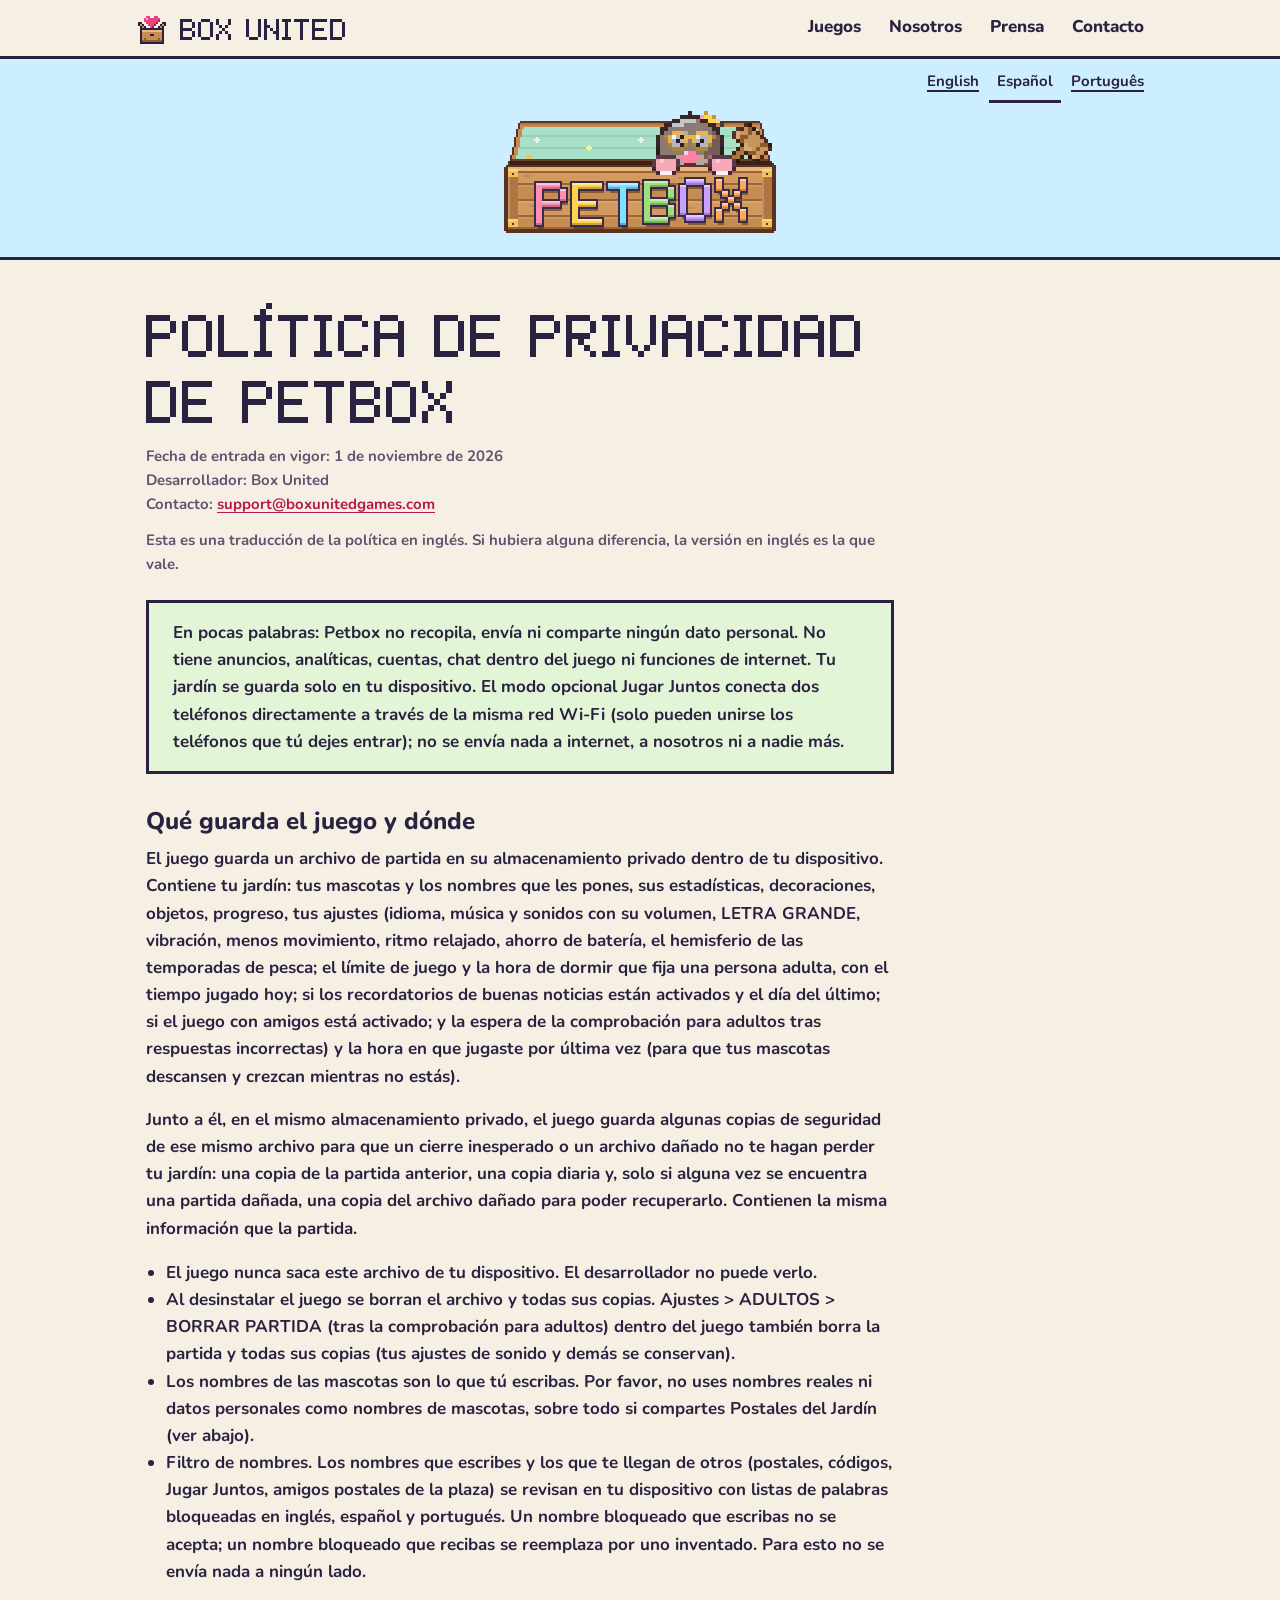
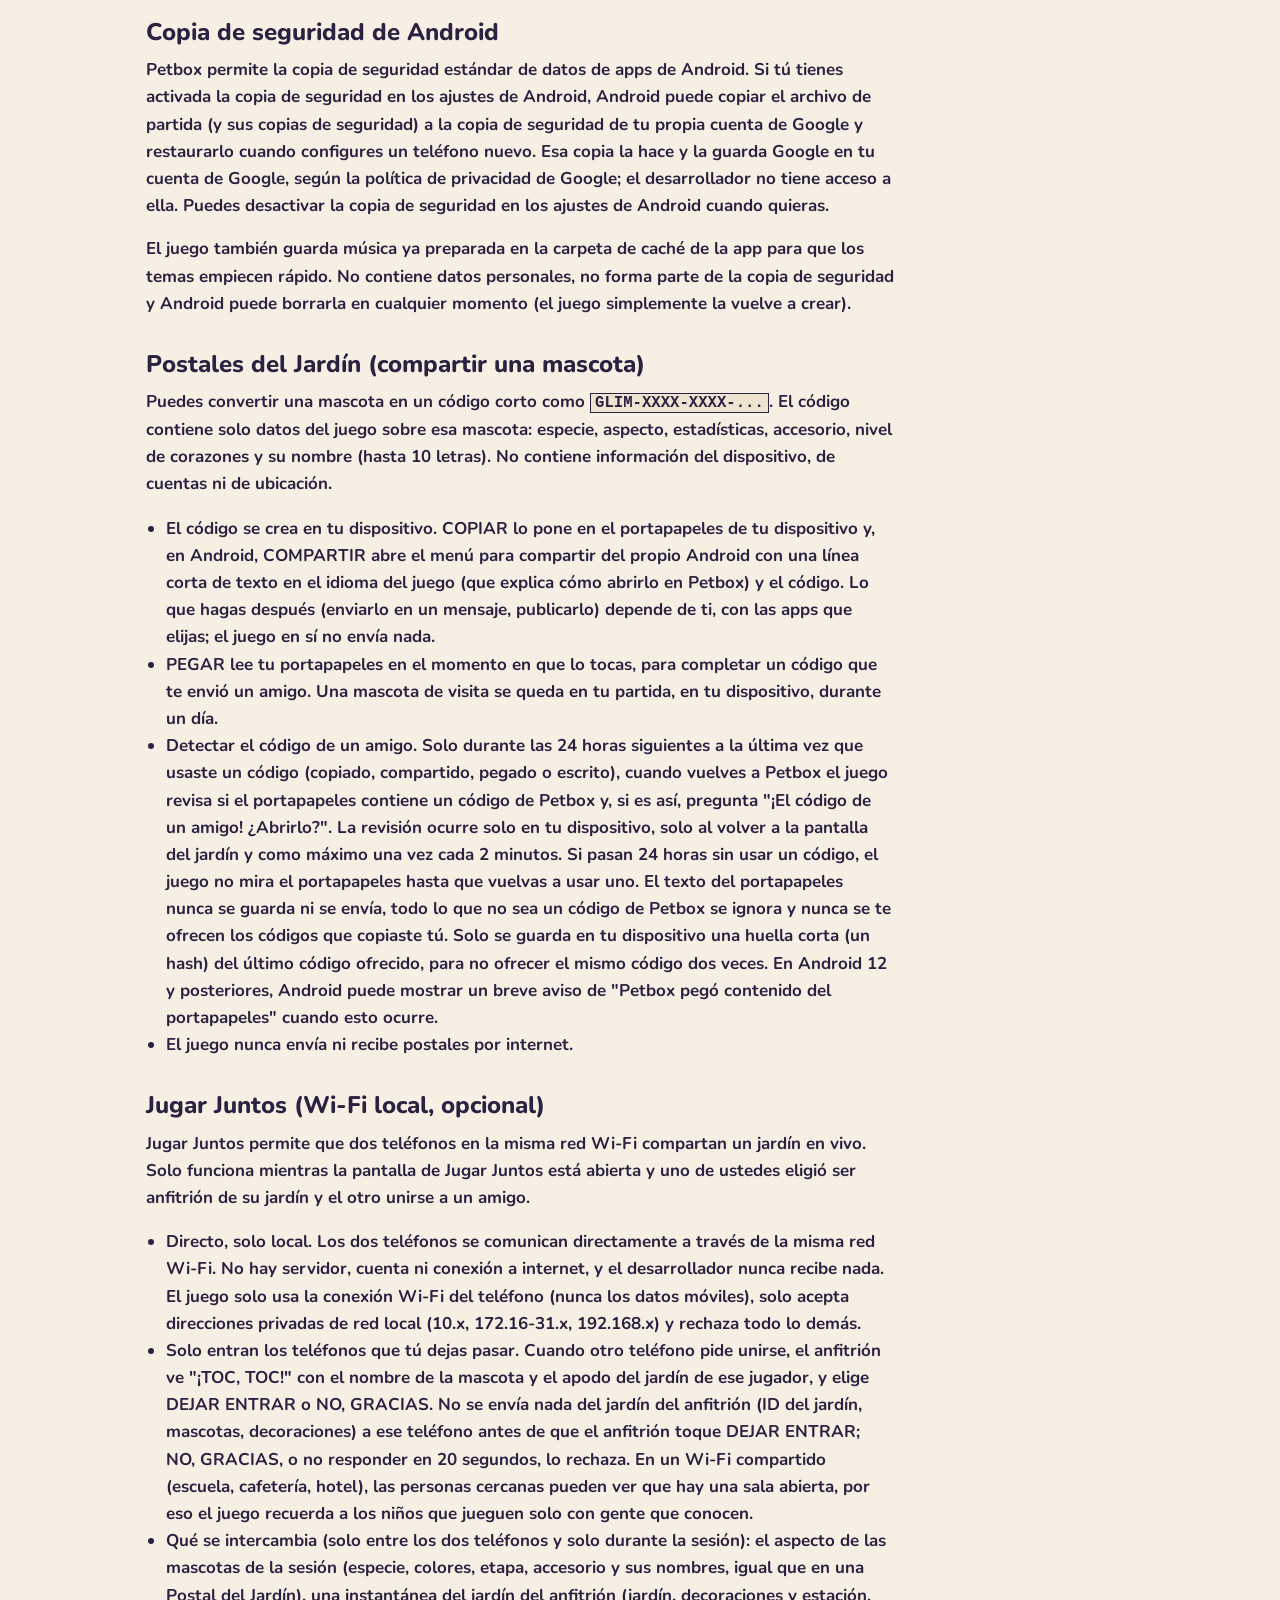
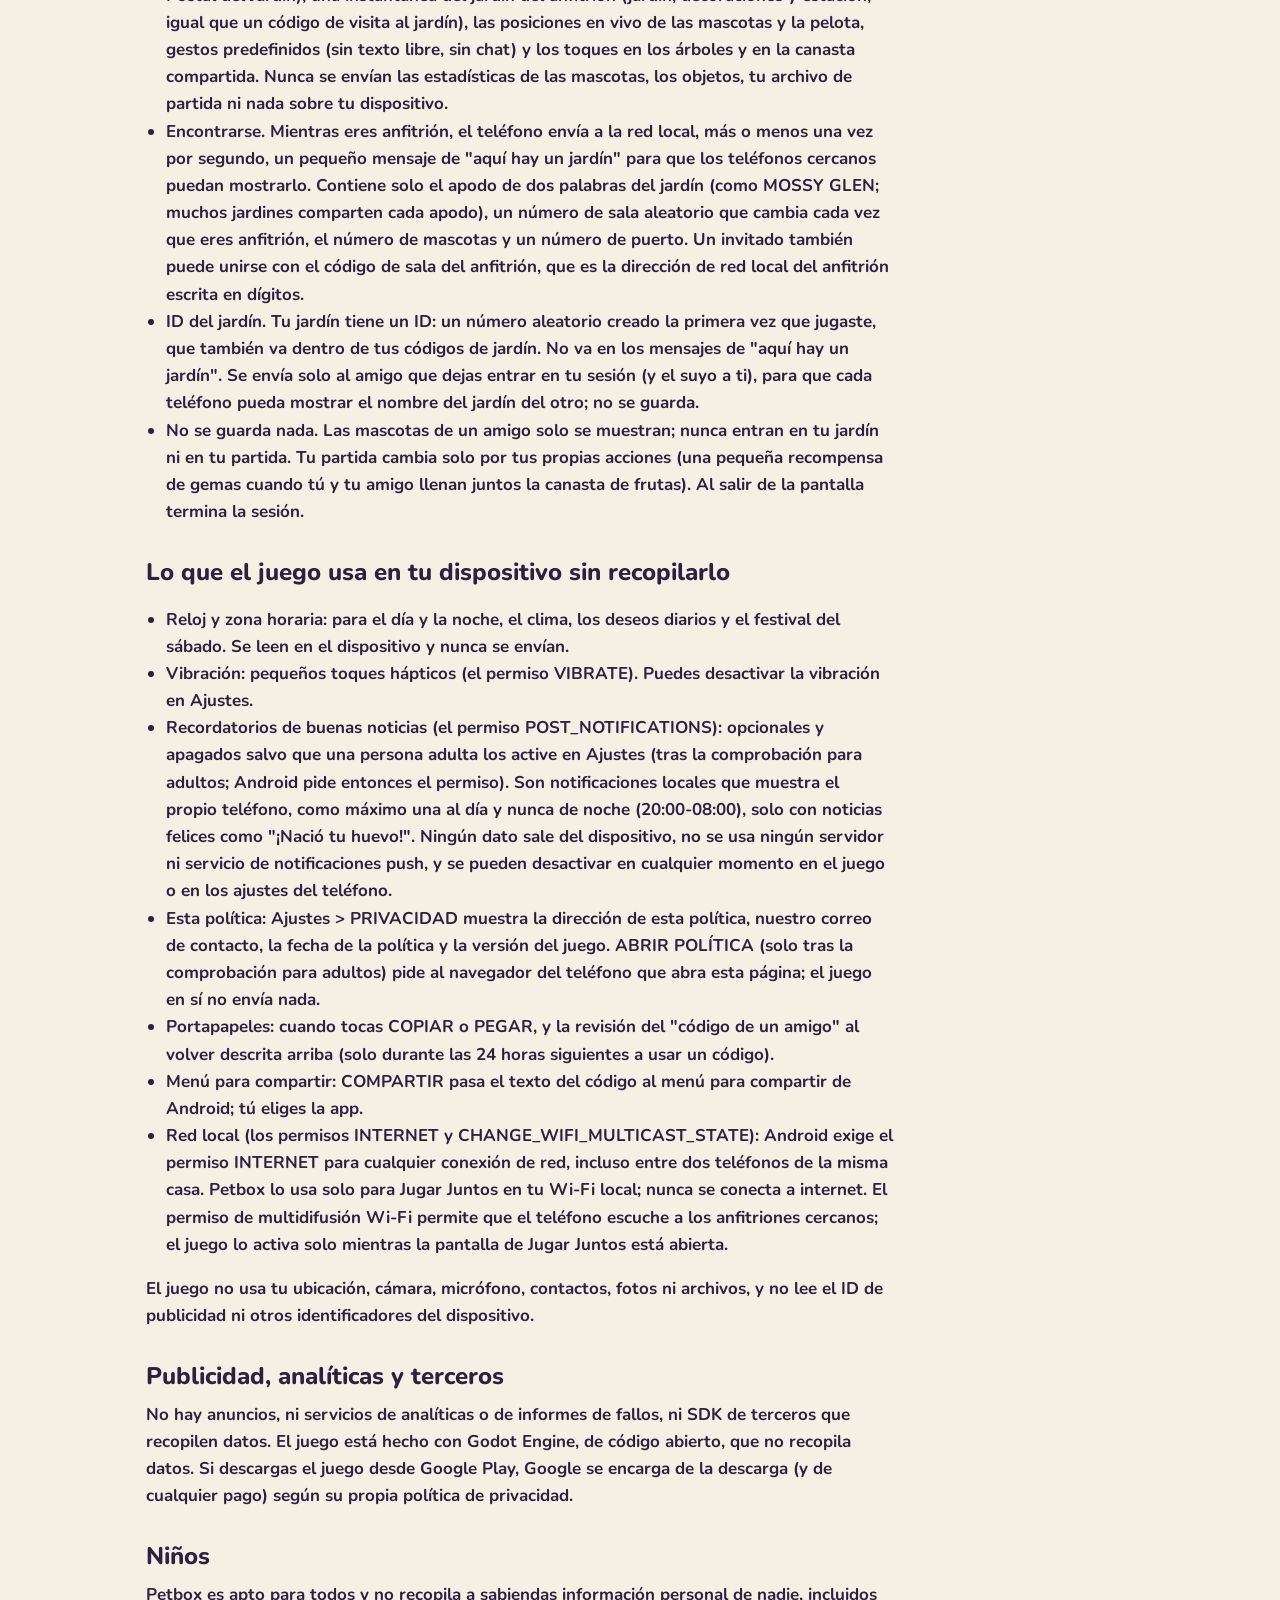
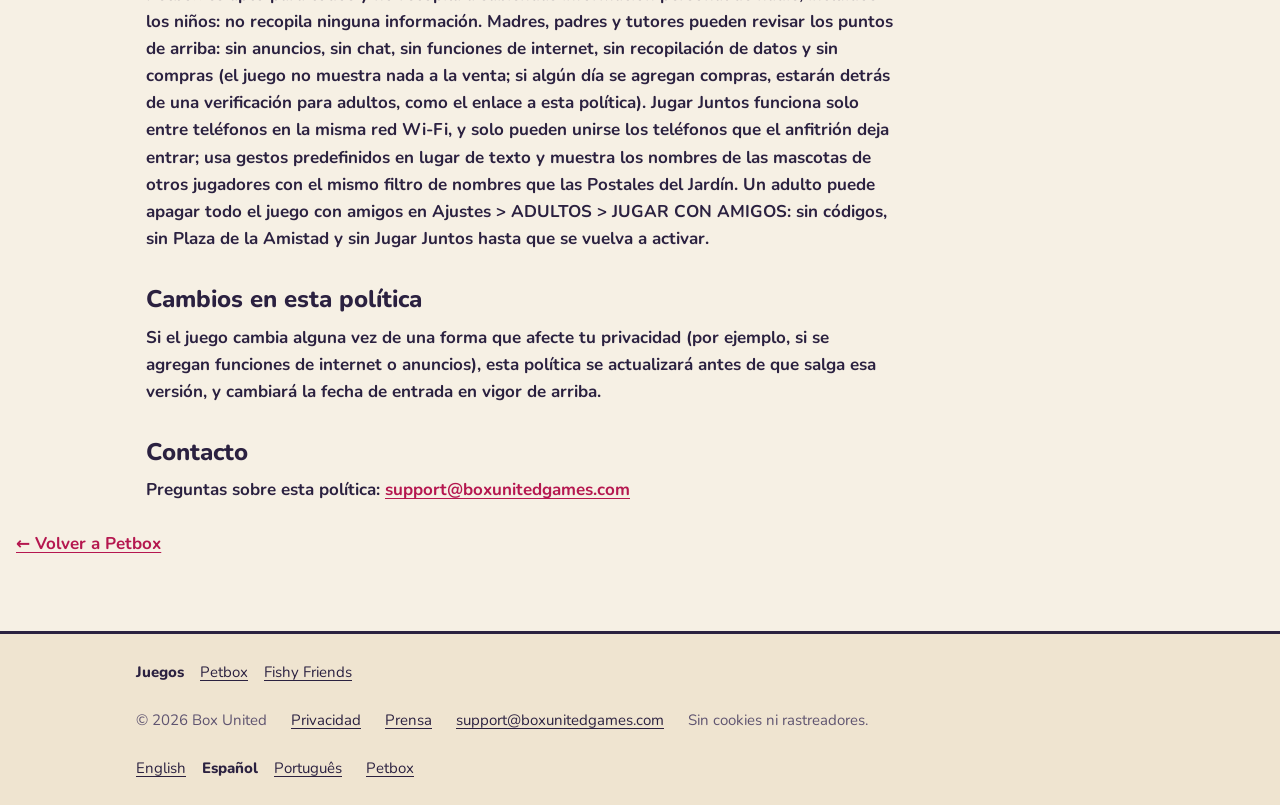
<file: petbox/privacy/es/index.html>
<!doctype html>
<html lang="es" data-game="petbox">
<head>
<meta charset="utf-8">
<meta http-equiv="Content-Security-Policy" content="default-src 'self'; img-src 'self' data:; style-src 'self' 'unsafe-inline'; script-src 'self'; font-src 'self'; media-src 'self'; connect-src 'none'; frame-src 'none'; object-src 'none'; base-uri 'self'; form-action 'none'">
<meta name="referrer" content="strict-origin-when-cross-origin">
<meta name="viewport" content="width=device-width, initial-scale=1, viewport-fit=cover">
<meta name="color-scheme" content="light dark">
<meta name="theme-color" content="#6fc3f0" media="(prefers-color-scheme: light)">
<meta name="theme-color" content="#1d2a52" media="(prefers-color-scheme: dark)">
<title>Política de privacidad de Petbox | Box United</title>
<meta name="description" content="Cómo cuida Petbox tu privacidad: no recopila datos, no tiene anuncios ni cuentas, y tu jardín se queda en tu dispositivo.">
<link rel="canonical" href="https://boxunitedgames.com/petbox/privacy/es/">
<link rel="alternate" hreflang="en" href="https://boxunitedgames.com/petbox/privacy/">
<link rel="alternate" hreflang="es" href="https://boxunitedgames.com/petbox/privacy/es/">
<link rel="alternate" hreflang="pt-BR" href="https://boxunitedgames.com/petbox/privacy/pt-br/">
<link rel="alternate" hreflang="x-default" href="https://boxunitedgames.com/petbox/privacy/">
<link rel="icon" href="/assets/brand/favicon.svg" type="image/svg+xml">
<link rel="icon" href="/assets/brand/favicon.ico" sizes="32x32">
<link rel="apple-touch-icon" href="/assets/brand/apple-touch-icon.png">
<meta property="og:type" content="website">
<meta property="og:site_name" content="Box United">
<meta property="og:title" content="Política de privacidad de Petbox">
<meta property="og:description" content="Cómo cuida Petbox tu privacidad: no recopila datos, no tiene anuncios ni cuentas, y tu jardín se queda en tu dispositivo.">
<meta property="og:url" content="https://boxunitedgames.com/petbox/privacy/es/">
<meta property="og:image" content="https://boxunitedgames.com/petbox/img/og.png">
<meta property="og:image:width" content="1200">
<meta property="og:image:height" content="630">
<meta property="og:image:alt" content="El logo de Petbox, una caja de juguetes de madera con Hazel, la topa juguetera, asomándose, y cuatro mascotas pixeladas en el pasto">
<meta property="og:locale" content="es_LA">
<meta property="og:locale:alternate" content="en_US">
<meta property="og:locale:alternate" content="pt_BR">
<meta name="twitter:card" content="summary_large_image">
<meta name="twitter:title" content="Política de privacidad de Petbox">
<meta name="twitter:description" content="Cómo cuida Petbox tu privacidad: no recopila datos, no tiene anuncios ni cuentas, y tu jardín se queda en tu dispositivo.">
<meta name="twitter:image" content="https://boxunitedgames.com/petbox/img/og.png">
<meta name="twitter:image:alt" content="El logo de Petbox, una caja de juguetes de madera con Hazel, la topa juguetera, asomándose, y cuatro mascotas pixeladas en el pasto">
<link rel="preload" href="/assets/fonts/box-pixel-v1.woff2" as="font" type="font/woff2" crossorigin>
<link rel="preload" href="/assets/fonts/nunito-latin-v2.woff2" as="font" type="font/woff2" crossorigin>
<link rel="stylesheet" href="/assets/css/brand.css">
<link rel="stylesheet" href="/assets/css/themes/petbox.css">
<link rel="stylesheet" href="/assets/css/site.css">
<link rel="stylesheet" href="/assets/css/game.css">
</head>
<body>
<a class="skip" href="#main">Saltar al contenido</a>
<header class="site-head"><div class="site-head__in">
  <a class="brand" href="/"><img src="/assets/brand/logo.svg" alt="" width="32" height="32"><span>Box United</span></a>
  <nav class="site-nav" aria-label="Principal"><a href="/#games">Juegos</a><a href="/#about">Nosotros</a><a href="/press/">Prensa</a><a href="/#contact">Contacto</a></nav>
</div></header>
<main id="main">
<div class="gp-policy-band"><div class="wrap gp-policy-band__in">
  <nav class="gp-langs" aria-label="Idioma"><a href="/petbox/privacy/" hreflang="en" lang="en">English</a><a href="/petbox/privacy/es/" hreflang="es" lang="es" aria-current="page">Español</a><a href="/petbox/privacy/pt-br/" hreflang="pt-BR" lang="pt-BR">Português</a></nav>
  <a class="gp-policy-logo" href="/petbox/es/"><img src="/petbox/img/logo.png" width="272" height="122" alt="Petbox"></a>
</div></div>
<article class="wrap gp-policy">
  <div class="prose">
  <h1>Política de privacidad de Petbox</h1>

  <p class="meta">Fecha de entrada en vigor: 1 de noviembre de 2026<br>
  Desarrollador: Box United<br>
  Contacto: <a href="mailto:support@boxunitedgames.com">support@boxunitedgames.com</a></p>
  <p class="meta">Esta es una traducción de la política en inglés. Si hubiera alguna diferencia, la versión en inglés es la que vale.</p>

  <div class="short">
    <strong>En pocas palabras:</strong> Petbox no recopila, envía ni comparte ningún dato
    personal. No tiene anuncios, analíticas, cuentas, chat dentro del juego ni funciones de
    internet. Tu jardín se guarda solo en tu dispositivo. El modo opcional <strong>Jugar
    Juntos</strong> conecta dos teléfonos directamente a través de la misma red Wi-Fi (solo pueden unirse los teléfonos que tú dejes entrar); no se envía nada a internet, a nosotros ni a nadie más.
  </div>

  <h2>Qué guarda el juego y dónde</h2>
  <p>El juego guarda un archivo de partida en su almacenamiento privado dentro de tu
  dispositivo. Contiene tu jardín: tus mascotas y los nombres que les pones, sus estadísticas,
  decoraciones, objetos, progreso, tus ajustes (idioma, música y sonidos con su volumen,
  LETRA GRANDE, vibración, menos movimiento, ritmo relajado, ahorro de batería, el hemisferio de
  las temporadas de pesca; el límite de juego y la hora de dormir que fija una persona adulta,
  con el tiempo jugado hoy; si los recordatorios de buenas noticias están activados y el día del último; si el juego con amigos está activado; y la espera de la comprobación para adultos tras respuestas incorrectas) y la hora en que jugaste por última vez (para que tus
  mascotas descansen y crezcan mientras no estás).</p>
  <p>Junto a él, en el mismo almacenamiento privado, el juego guarda algunas copias de seguridad
  de ese mismo archivo para que un cierre inesperado o un archivo dañado no te hagan perder tu
  jardín: una copia de la partida anterior, una copia diaria y, solo si alguna vez se encuentra
  una partida dañada, una copia del archivo dañado para poder recuperarlo. Contienen la misma
  información que la partida.</p>
  <ul>
    <li>El juego nunca saca este archivo de tu dispositivo. El desarrollador no puede verlo.</li>
    <li>Al desinstalar el juego se borran el archivo y todas sus copias. <strong>Ajustes &gt; ADULTOS &gt;
      BORRAR PARTIDA</strong> (tras la comprobación para adultos) dentro del juego también borra la partida y todas sus copias (tus
      ajustes de sonido y demás se conservan).</li>
    <li>Los nombres de las mascotas son lo que tú escribas. Por favor, no uses nombres reales ni
      datos personales como nombres de mascotas, sobre todo si compartes Postales del Jardín (ver
      abajo).</li>
    <li><strong>Filtro de nombres.</strong> Los nombres que escribes y los que te llegan de otros
      (postales, códigos, Jugar Juntos, amigos postales de la plaza) se revisan en tu dispositivo
      con listas de palabras bloqueadas en inglés, español y portugués. Un nombre bloqueado que
      escribas no se acepta; un nombre bloqueado que recibas se reemplaza por uno inventado. Para
      esto no se envía nada a ningún lado.</li>
  </ul>

  <h2>Copia de seguridad de Android</h2>
  <p>Petbox permite la copia de seguridad estándar de datos de apps de Android. Si
  <strong>tú</strong> tienes activada la copia de seguridad en los ajustes de Android, Android
  puede copiar el archivo de partida (y sus copias de seguridad) a la copia de seguridad de tu
  propia cuenta de Google y restaurarlo cuando configures un teléfono nuevo. Esa copia la hace y
  la guarda Google en tu cuenta de Google, según la política de privacidad de Google; el
  desarrollador no tiene acceso a ella. Puedes desactivar la copia de seguridad en los ajustes de
  Android cuando quieras.</p>
  <p>El juego también guarda música ya preparada en la carpeta de <strong>caché</strong> de la
  app para que los temas empiecen rápido. No contiene datos personales, no forma parte de la
  copia de seguridad y Android puede borrarla en cualquier momento (el juego simplemente la
  vuelve a crear).</p>

  <h2>Postales del Jardín (compartir una mascota)</h2>
  <p>Puedes convertir una mascota en un código corto como <code>GLIM-XXXX-XXXX-...</code>. El
  código contiene solo datos del juego sobre esa mascota: especie, aspecto, estadísticas,
  accesorio, nivel de corazones y su nombre (hasta 10 letras). No contiene información del
  dispositivo, de cuentas ni de ubicación.</p>
  <ul>
    <li>El código se crea en tu dispositivo. <strong>COPIAR</strong> lo pone en el portapapeles
      de tu dispositivo y, en Android, <strong>COMPARTIR</strong> abre el menú para compartir del
      propio Android con una línea corta de texto en el idioma del juego (que explica cómo abrirlo
      en Petbox) y el código. Lo que hagas después (enviarlo en un mensaje,
      publicarlo) depende de ti, con las apps que elijas; el juego en sí no envía nada.</li>
    <li><strong>PEGAR</strong> lee tu portapapeles en el momento en que lo tocas, para completar
      un código que te envió un amigo. Una mascota de visita se queda en tu partida, en tu
      dispositivo, durante un día.</li>
    <li><strong>Detectar el código de un amigo.</strong> Solo durante las <strong>24
      horas</strong> siguientes a la última vez que usaste un código (copiado, compartido, pegado
      o escrito), cuando vuelves a Petbox el juego revisa si el portapapeles contiene un código de
      Petbox y, si es así, pregunta "¡El código de un amigo! ¿Abrirlo?". La revisión ocurre solo
      en tu dispositivo, solo al volver a la pantalla del jardín y como máximo una vez cada 2
      minutos. Si pasan 24 horas sin usar un código, el juego no mira el portapapeles hasta que
      vuelvas a usar uno. El texto del portapapeles nunca se guarda ni se envía, todo lo que no sea
      un código de Petbox se ignora y nunca se te ofrecen los códigos que copiaste tú. Solo se
      guarda en tu dispositivo una huella corta (un hash) del último código ofrecido, para no
      ofrecer el mismo código dos veces. En Android 12 y posteriores, Android puede mostrar un breve aviso de "Petbox pegó
      contenido del portapapeles" cuando esto ocurre.</li>
    <li>El juego nunca envía ni recibe postales por internet.</li>
  </ul>

  <h2>Jugar Juntos (Wi-Fi local, opcional)</h2>
  <p>Jugar Juntos permite que dos teléfonos en la <strong>misma red Wi-Fi</strong> compartan un
  jardín en vivo. Solo funciona mientras la pantalla de Jugar Juntos está abierta y uno de
  ustedes eligió ser anfitrión de su jardín y el otro unirse a un amigo.</p>
  <ul>
    <li><strong>Directo, solo local.</strong> Los dos teléfonos se comunican directamente a través de la misma red Wi-Fi. No hay servidor, cuenta ni conexión a internet, y el desarrollador nunca recibe nada. El juego solo usa la conexión Wi-Fi del teléfono (nunca los datos móviles), solo acepta direcciones privadas de red local (10.x, 172.16-31.x, 192.168.x) y rechaza todo lo demás.</li>
    <li><strong>Solo entran los teléfonos que tú dejas pasar.</strong> Cuando otro teléfono pide unirse, el anfitrión ve "¡TOC, TOC!" con el nombre de la mascota y el apodo del jardín de ese jugador, y elige DEJAR ENTRAR o NO, GRACIAS. No se envía nada del jardín del anfitrión (ID del jardín, mascotas, decoraciones) a ese teléfono antes de que el anfitrión toque DEJAR ENTRAR; NO, GRACIAS, o no responder en 20 segundos, lo rechaza. En un Wi-Fi compartido (escuela, cafetería, hotel), las personas cercanas pueden ver que hay una sala abierta, por eso el juego recuerda a los niños que jueguen solo con gente que conocen.</li>
    <li><strong>Qué se intercambia</strong> (solo entre los dos teléfonos y solo durante la
      sesión): el aspecto de las mascotas de la sesión (especie, colores, etapa, accesorio y sus
      nombres, igual que en una Postal del Jardín), una instantánea del jardín del anfitrión
      (jardín, decoraciones y estación, igual que un código de visita al jardín), las posiciones
      en vivo de las mascotas y la pelota, gestos predefinidos (sin texto libre, sin chat) y los
      toques en los árboles y en la canasta compartida. Nunca se envían las estadísticas de las
      mascotas, los objetos, tu archivo de partida ni nada sobre tu dispositivo.</li>
    <li><strong>Encontrarse.</strong> Mientras eres anfitrión, el teléfono envía a la red local,
      más o menos una vez por segundo, un pequeño mensaje de "aquí hay un jardín" para que los
      teléfonos cercanos puedan mostrarlo. Contiene solo el apodo de dos palabras del jardín (como
      MOSSY GLEN; muchos jardines comparten cada apodo), un número de sala aleatorio que cambia
      cada vez que eres anfitrión, el número de mascotas y un número de puerto. Un invitado
      también puede unirse con el código de sala del anfitrión, que es la dirección de red local
      del anfitrión escrita en dígitos.</li>
    <li><strong>ID del jardín.</strong> Tu jardín tiene un ID: un número aleatorio creado la
      primera vez que jugaste, que también va dentro de tus códigos de jardín.
      <strong>No</strong> va en los mensajes de "aquí hay un jardín". Se envía solo al amigo que dejas entrar en tu sesión (y el suyo a ti), para que cada teléfono pueda mostrar el nombre del
      jardín del otro; no se guarda.</li>
    <li><strong>No se guarda nada.</strong> Las mascotas de un amigo solo se muestran; nunca
      entran en tu jardín ni en tu partida. Tu partida cambia solo por tus propias acciones (una
      pequeña recompensa de gemas cuando tú y tu amigo llenan juntos la canasta de frutas). Al
      salir de la pantalla termina la sesión.</li>
  </ul>

  <h2>Lo que el juego usa en tu dispositivo sin recopilarlo</h2>
  <ul>
    <li><strong>Reloj y zona horaria:</strong> para el día y la noche, el clima, los deseos
      diarios y el festival del sábado. Se leen en el dispositivo y nunca se envían.</li>
    <li><strong>Vibración:</strong> pequeños toques hápticos (el permiso VIBRATE). Puedes
      desactivar la vibración en Ajustes.</li>
    <li><strong>Recordatorios de buenas noticias</strong> (el permiso POST_NOTIFICATIONS):
      opcionales y <strong>apagados salvo que una persona adulta los active</strong> en Ajustes
      (tras la comprobación para adultos; Android pide entonces el permiso). Son notificaciones
      locales que muestra el propio teléfono, como máximo una al día y nunca de noche (20:00-08:00), solo con
      noticias felices como "¡Nació tu huevo!". Ningún dato sale del dispositivo, no se usa
      ningún servidor ni servicio de notificaciones push, y se pueden desactivar en cualquier
      momento en el juego o en los ajustes del teléfono.</li>
    <li><strong>Esta política:</strong> Ajustes &gt; PRIVACIDAD muestra la dirección de esta
      política, nuestro correo de contacto, la fecha de la política y la versión del juego. ABRIR
      POLÍTICA (solo tras la comprobación para adultos) pide al navegador del teléfono que abra esta
      página; el juego en sí no envía nada.</li>
    <li><strong>Portapapeles:</strong> cuando tocas COPIAR o PEGAR, y la revisión del "código de
      un amigo" al volver descrita arriba (solo durante las 24 horas siguientes a usar un código).</li>
    <li><strong>Menú para compartir:</strong> COMPARTIR pasa el texto del código al menú para
      compartir de Android; tú eliges la app.</li>
    <li><strong>Red local</strong> (los permisos INTERNET y CHANGE_WIFI_MULTICAST_STATE):
      Android exige el permiso INTERNET para cualquier conexión de red, incluso entre dos
      teléfonos de la misma casa. Petbox lo usa <strong>solo</strong> para Jugar Juntos en tu
      Wi-Fi local; nunca se conecta a internet. El permiso de multidifusión Wi-Fi permite que el
      teléfono escuche a los anfitriones cercanos; el juego lo activa solo mientras la pantalla
      de Jugar Juntos está abierta.</li>
  </ul>
  <p>El juego no usa tu ubicación, cámara, micrófono, contactos, fotos ni archivos, y no lee el
  ID de publicidad ni otros identificadores del dispositivo.</p>

  <h2>Publicidad, analíticas y terceros</h2>
  <p>No hay anuncios, ni servicios de analíticas o de informes de fallos, ni SDK de terceros que
  recopilen datos. El juego está hecho con Godot Engine, de código abierto, que no recopila
  datos. Si descargas el juego desde Google Play, Google se encarga de la descarga (y de
  cualquier pago) según su propia política de privacidad.</p>

  <h2>Niños</h2>
  <p>Petbox es apto para todos y no recopila a sabiendas información personal de nadie, incluidos
  los niños: no recopila ninguna información. Madres, padres y tutores pueden revisar los puntos
  de arriba: sin anuncios, sin chat, sin funciones de internet, sin recopilación de datos y sin
  compras (el juego no muestra nada a la venta; si algún día se agregan compras, estarán detrás
  de una verificación para adultos, como el enlace a esta política). Jugar Juntos funciona solo entre teléfonos en la misma red Wi-Fi, y solo pueden unirse los teléfonos que el anfitrión deja entrar; usa gestos predefinidos en lugar de texto y muestra los nombres de las mascotas de otros jugadores con el mismo filtro de nombres que las Postales del Jardín. Un adulto puede apagar todo el juego con amigos en Ajustes &gt; ADULTOS &gt; JUGAR CON AMIGOS: sin códigos, sin Plaza de la Amistad y sin Jugar Juntos hasta que se vuelva a activar.</p>

  <h2>Cambios en esta política</h2>
  <p>Si el juego cambia alguna vez de una forma que afecte tu privacidad (por ejemplo, si se
  agregan funciones de internet o anuncios), esta política se actualizará antes de que salga esa
  versión, y cambiará la fecha de entrada en vigor de arriba.</p>

  <h2>Contacto</h2>
  <p>Preguntas sobre esta política: <a href="mailto:support@boxunitedgames.com">support@boxunitedgames.com</a></p>
  </div>
  <p class="gp-policy__back"><a href="/petbox/es/">&larr; Volver a Petbox</a></p>
</article>
</main>
<footer class="site-foot"><div class="site-foot__in">
  <p class="site-foot__games"><span>Juegos</span><a href="/petbox/">Petbox</a><a href="/fishyfriends/">Fishy Friends</a></p>
  <span>&copy; 2026 Box United</span><a href="/privacy/">Privacidad</a><a href="/press/">Prensa</a><a href="mailto:support@boxunitedgames.com">support@boxunitedgames.com</a><span>Sin cookies ni rastreadores.</span>
  <p class="site-foot__extra gp-foot"><span class="gp-foot__langs"><a href="/petbox/privacy/" hreflang="en" lang="en">English</a><a href="/petbox/privacy/es/" hreflang="es" lang="es" aria-current="page">Español</a><a href="/petbox/privacy/pt-br/" hreflang="pt-BR" lang="pt-BR">Português</a></span><a href="/petbox/es/">Petbox</a></p>
</div></footer>
</body>
</html>
</file>
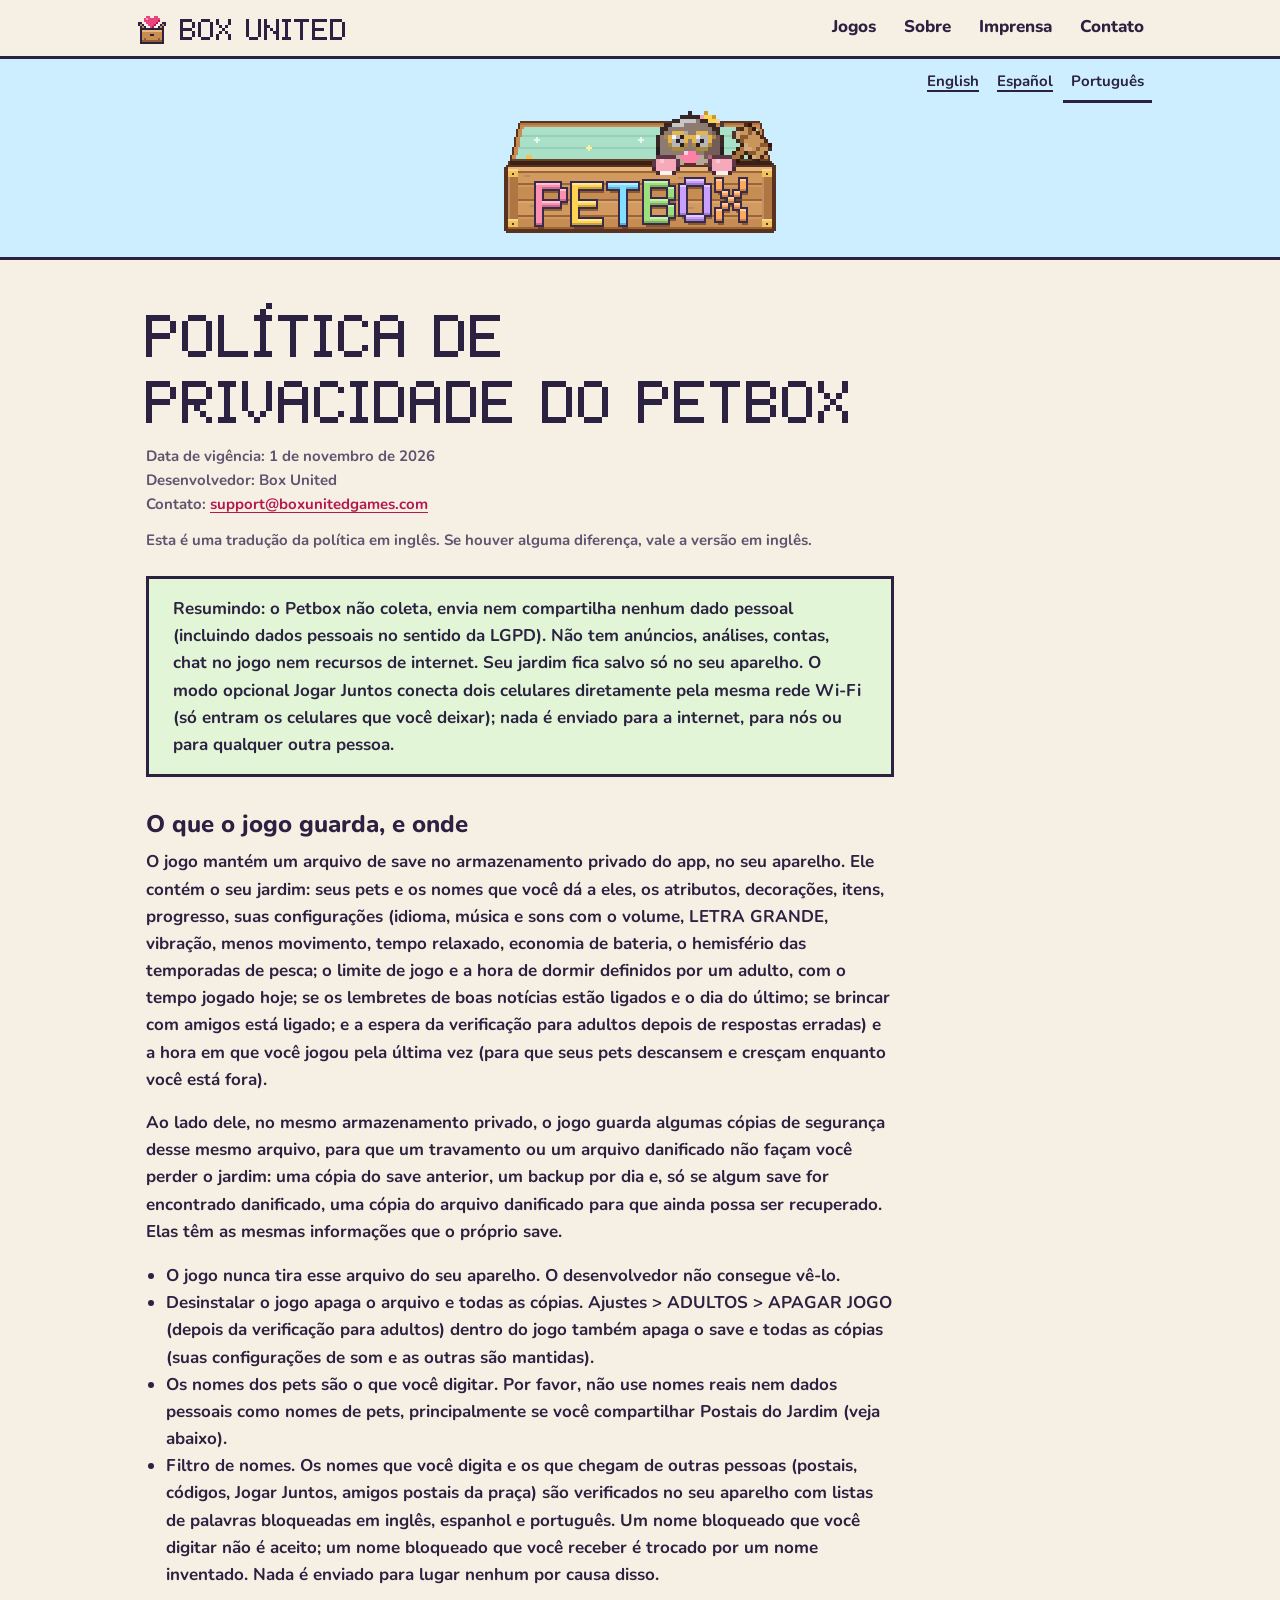
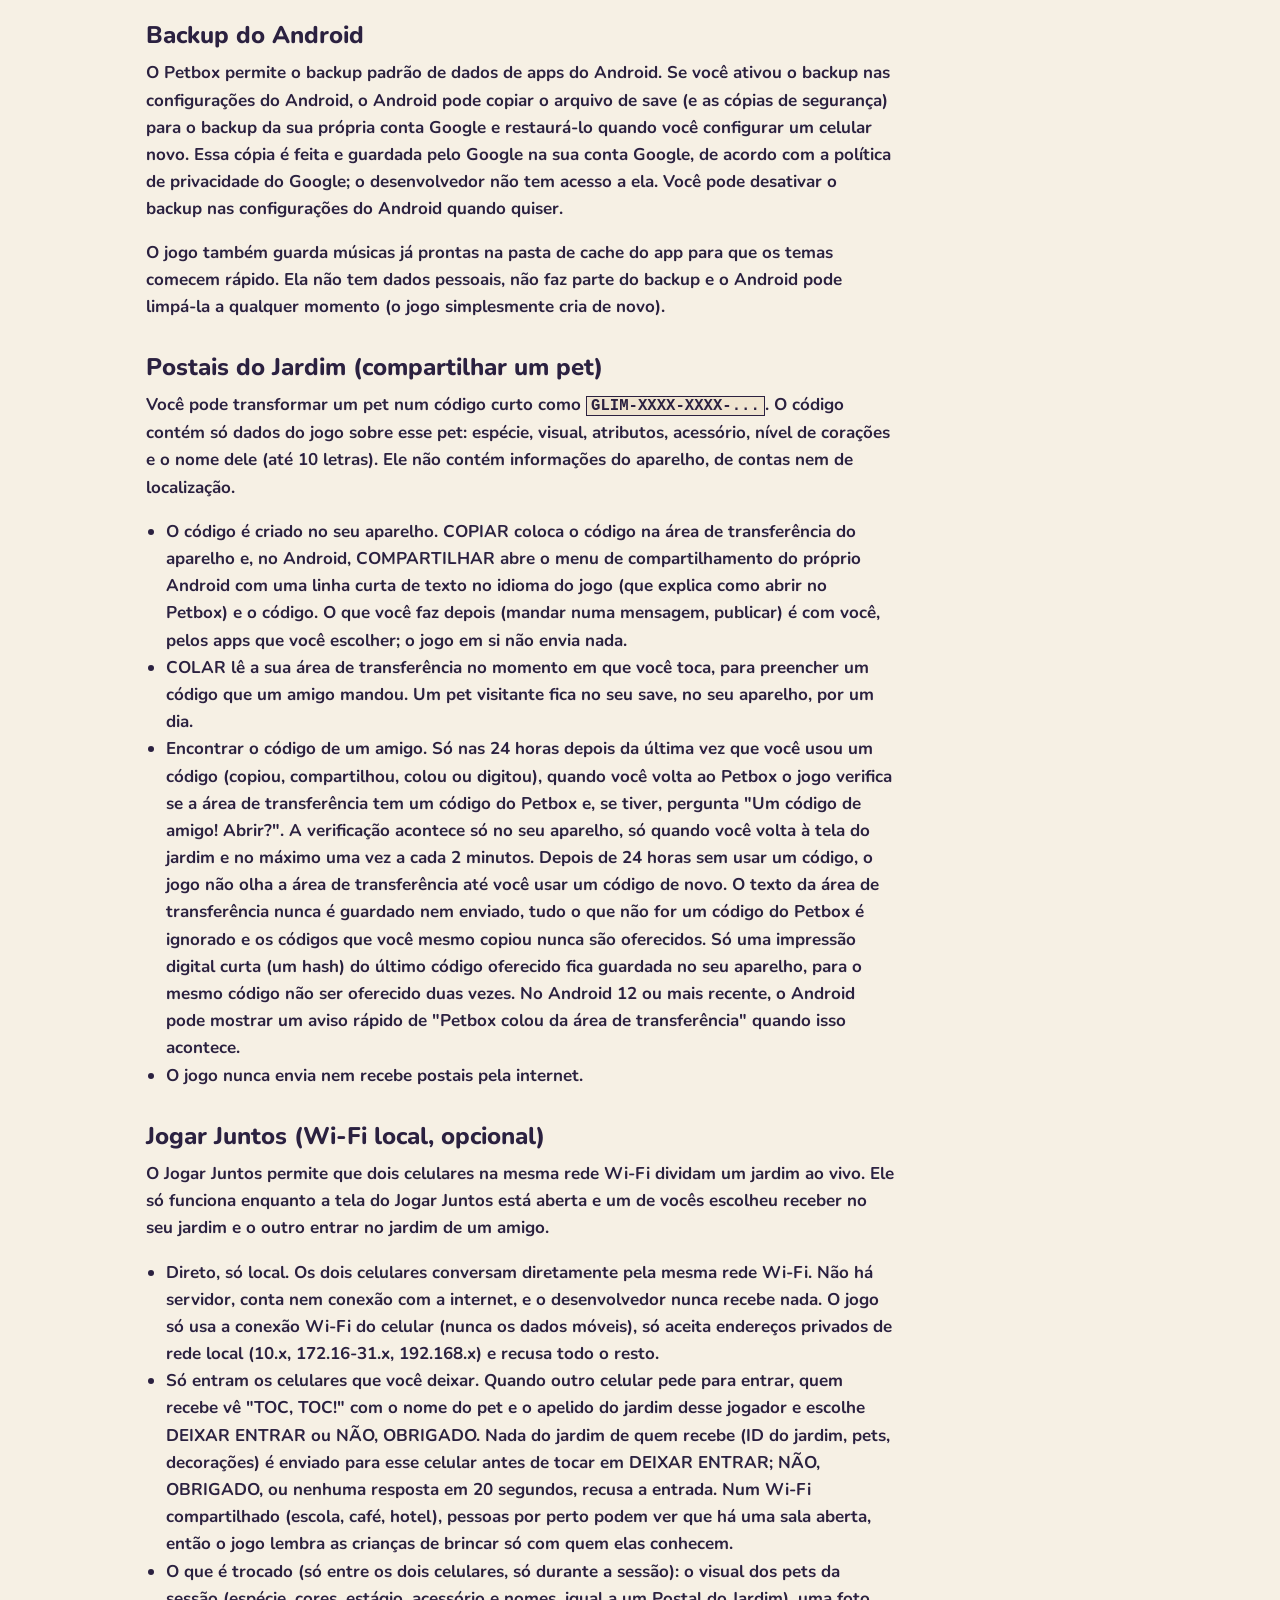
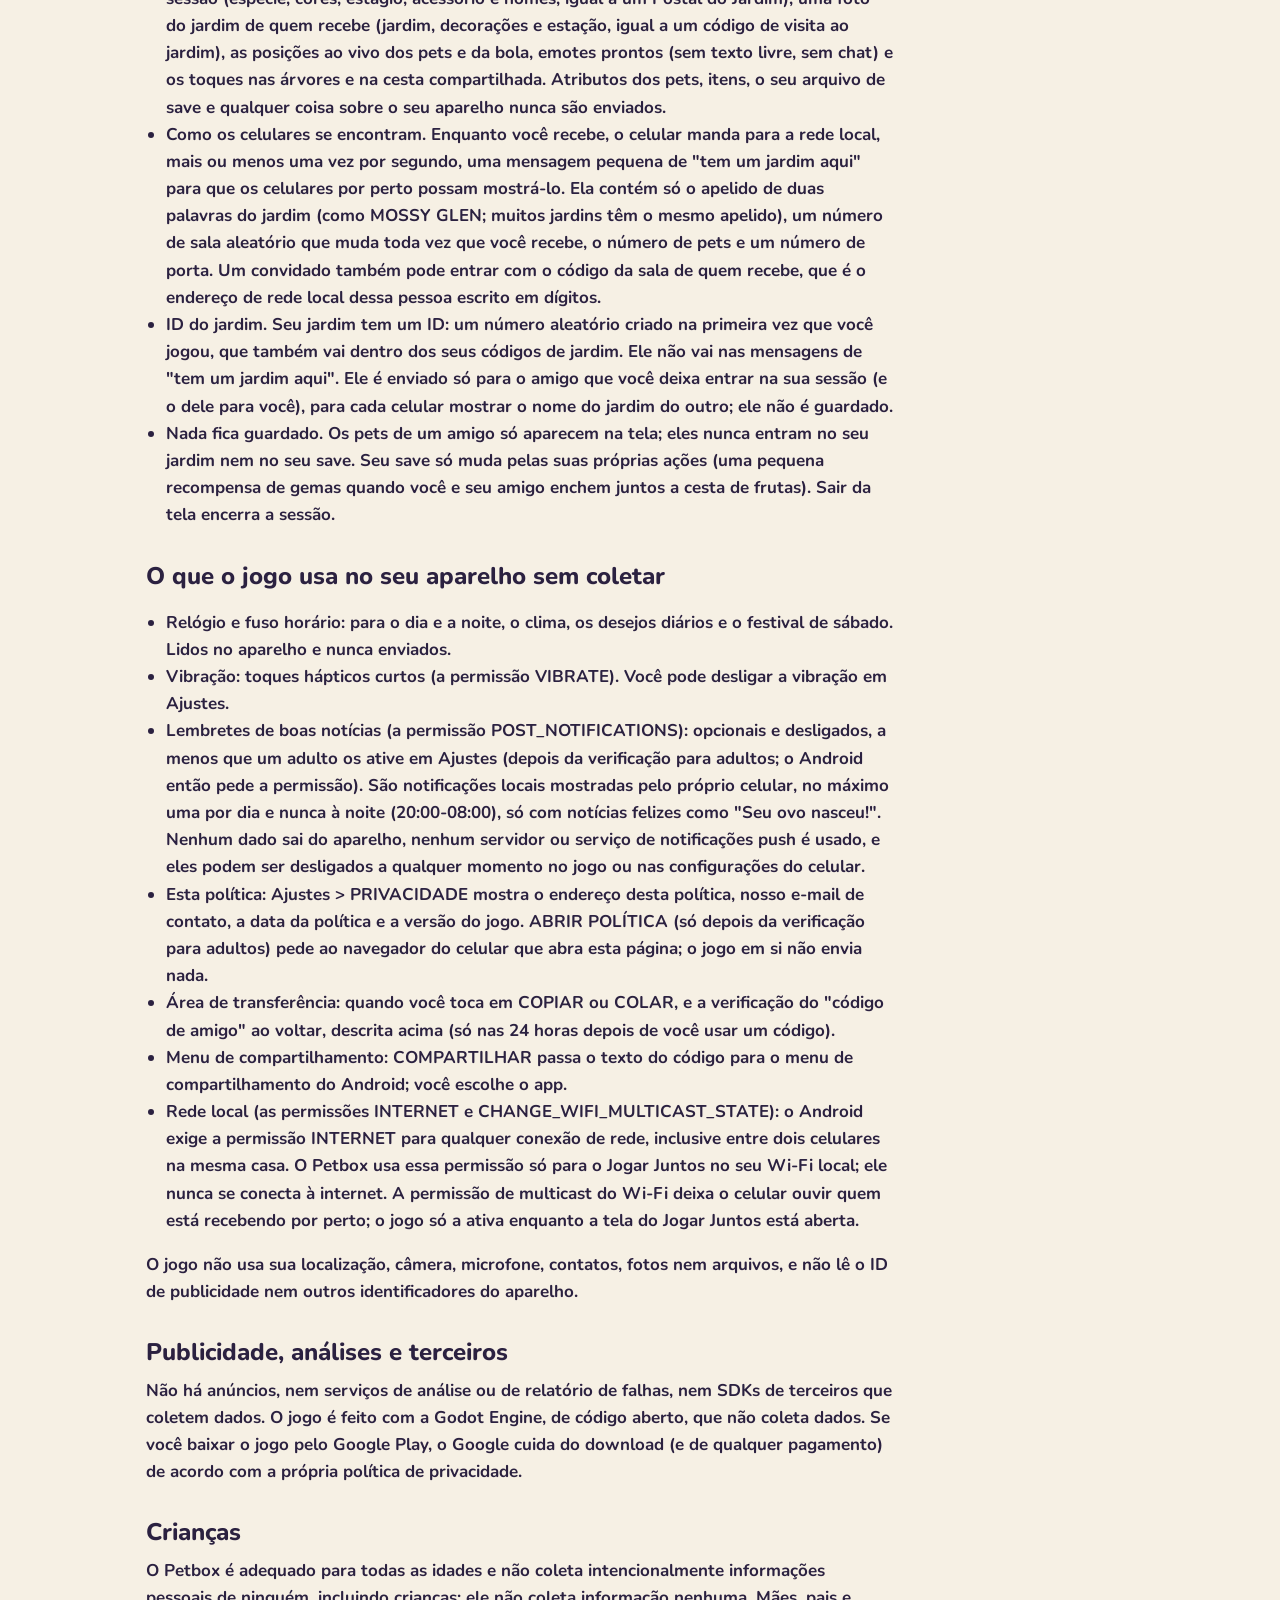
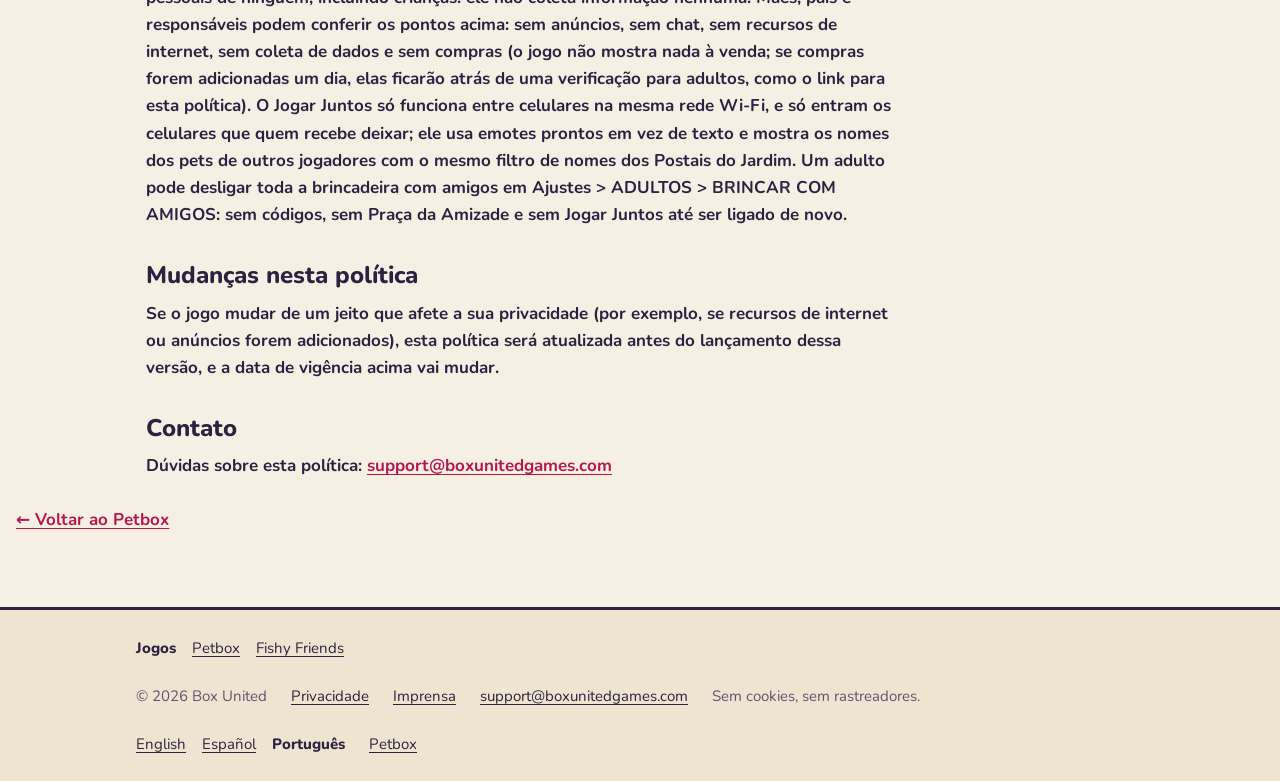
<file: petbox/privacy/pt-br/index.html>
<!doctype html>
<html lang="pt-BR" data-game="petbox">
<head>
<meta charset="utf-8">
<meta http-equiv="Content-Security-Policy" content="default-src 'self'; img-src 'self' data:; style-src 'self' 'unsafe-inline'; script-src 'self'; font-src 'self'; media-src 'self'; connect-src 'none'; frame-src 'none'; object-src 'none'; base-uri 'self'; form-action 'none'">
<meta name="referrer" content="strict-origin-when-cross-origin">
<meta name="viewport" content="width=device-width, initial-scale=1, viewport-fit=cover">
<meta name="color-scheme" content="light dark">
<meta name="theme-color" content="#6fc3f0" media="(prefers-color-scheme: light)">
<meta name="theme-color" content="#1d2a52" media="(prefers-color-scheme: dark)">
<title>Política de privacidade do Petbox | Box United</title>
<meta name="description" content="Como o Petbox cuida da sua privacidade: não coleta dados, não tem anúncios nem contas, e seu jardim fica no seu aparelho.">
<link rel="canonical" href="https://boxunitedgames.com/petbox/privacy/pt-br/">
<link rel="alternate" hreflang="en" href="https://boxunitedgames.com/petbox/privacy/">
<link rel="alternate" hreflang="es" href="https://boxunitedgames.com/petbox/privacy/es/">
<link rel="alternate" hreflang="pt-BR" href="https://boxunitedgames.com/petbox/privacy/pt-br/">
<link rel="alternate" hreflang="x-default" href="https://boxunitedgames.com/petbox/privacy/">
<link rel="icon" href="/assets/brand/favicon.svg" type="image/svg+xml">
<link rel="icon" href="/assets/brand/favicon.ico" sizes="32x32">
<link rel="apple-touch-icon" href="/assets/brand/apple-touch-icon.png">
<meta property="og:type" content="website">
<meta property="og:site_name" content="Box United">
<meta property="og:title" content="Política de privacidade do Petbox">
<meta property="og:description" content="Como o Petbox cuida da sua privacidade: não coleta dados, não tem anúncios nem contas, e seu jardim fica no seu aparelho.">
<meta property="og:url" content="https://boxunitedgames.com/petbox/privacy/pt-br/">
<meta property="og:image" content="https://boxunitedgames.com/petbox/img/og.png">
<meta property="og:image:width" content="1200">
<meta property="og:image:height" content="630">
<meta property="og:image:alt" content="O logo do Petbox, uma caixa de brinquedos de madeira com a Hazel, a toupeira que faz brinquedos, espiando, e quatro pets em pixel na grama">
<meta property="og:locale" content="pt_BR">
<meta property="og:locale:alternate" content="en_US">
<meta property="og:locale:alternate" content="es_LA">
<meta name="twitter:card" content="summary_large_image">
<meta name="twitter:title" content="Política de privacidade do Petbox">
<meta name="twitter:description" content="Como o Petbox cuida da sua privacidade: não coleta dados, não tem anúncios nem contas, e seu jardim fica no seu aparelho.">
<meta name="twitter:image" content="https://boxunitedgames.com/petbox/img/og.png">
<meta name="twitter:image:alt" content="O logo do Petbox, uma caixa de brinquedos de madeira com a Hazel, a toupeira que faz brinquedos, espiando, e quatro pets em pixel na grama">
<link rel="preload" href="/assets/fonts/box-pixel-v1.woff2" as="font" type="font/woff2" crossorigin>
<link rel="preload" href="/assets/fonts/nunito-latin-v2.woff2" as="font" type="font/woff2" crossorigin>
<link rel="stylesheet" href="/assets/css/brand.css">
<link rel="stylesheet" href="/assets/css/themes/petbox.css">
<link rel="stylesheet" href="/assets/css/site.css">
<link rel="stylesheet" href="/assets/css/game.css">
</head>
<body>
<a class="skip" href="#main">Pular para o conteúdo</a>
<header class="site-head"><div class="site-head__in">
  <a class="brand" href="/"><img src="/assets/brand/logo.svg" alt="" width="32" height="32"><span>Box United</span></a>
  <nav class="site-nav" aria-label="Principal"><a href="/#games">Jogos</a><a href="/#about">Sobre</a><a href="/press/">Imprensa</a><a href="/#contact">Contato</a></nav>
</div></header>
<main id="main">
<div class="gp-policy-band"><div class="wrap gp-policy-band__in">
  <nav class="gp-langs" aria-label="Idioma"><a href="/petbox/privacy/" hreflang="en" lang="en">English</a><a href="/petbox/privacy/es/" hreflang="es" lang="es">Español</a><a href="/petbox/privacy/pt-br/" hreflang="pt-BR" lang="pt-BR" aria-current="page">Português</a></nav>
  <a class="gp-policy-logo" href="/petbox/pt-br/"><img src="/petbox/img/logo.png" width="272" height="122" alt="Petbox"></a>
</div></div>
<article class="wrap gp-policy">
  <div class="prose">
  <h1>Política de privacidade do Petbox</h1>

  <p class="meta">Data de vigência: 1 de novembro de 2026<br>
  Desenvolvedor: Box United<br>
  Contato: <a href="mailto:support@boxunitedgames.com">support@boxunitedgames.com</a></p>
  <p class="meta">Esta é uma tradução da política em inglês. Se houver alguma diferença, vale a versão em inglês.</p>

  <div class="short">
    <strong>Resumindo:</strong> o Petbox não coleta, envia nem compartilha nenhum dado pessoal
    (incluindo dados pessoais no sentido da LGPD). Não tem anúncios, análises, contas, chat no
    jogo nem recursos de internet. Seu jardim fica salvo só no seu aparelho. O modo opcional
    <strong>Jogar Juntos</strong> conecta dois celulares diretamente pela mesma rede Wi-Fi (só entram os celulares que você deixar); nada é enviado para a internet, para nós ou para qualquer outra pessoa.
  </div>

  <h2>O que o jogo guarda, e onde</h2>
  <p>O jogo mantém um arquivo de save no armazenamento privado do app, no seu aparelho. Ele
  contém o seu jardim: seus pets e os nomes que você dá a eles, os atributos, decorações, itens,
  progresso, suas configurações (idioma, música e sons com o volume, LETRA
  GRANDE, vibração, menos movimento, tempo relaxado, economia de bateria, o hemisfério das
  temporadas de pesca; o limite de jogo e a hora de dormir definidos por um adulto, com o tempo
  jogado hoje; se os lembretes de boas notícias estão ligados e o dia do último; se brincar com amigos está ligado; e a espera da
  verificação para adultos depois de respostas erradas) e a hora em que você jogou pela última vez (para que seus pets descansem e
  cresçam enquanto você está fora).</p>
  <p>Ao lado dele, no mesmo armazenamento privado, o jogo guarda algumas cópias de segurança desse
  mesmo arquivo, para que um travamento ou um arquivo danificado não façam você perder o jardim:
  uma cópia do save anterior, um backup por dia e, só se algum save for encontrado danificado, uma
  cópia do arquivo danificado para que ainda possa ser recuperado. Elas têm as mesmas informações
  que o próprio save.</p>
  <ul>
    <li>O jogo nunca tira esse arquivo do seu aparelho. O desenvolvedor não consegue vê-lo.</li>
    <li>Desinstalar o jogo apaga o arquivo e todas as cópias. <strong>Ajustes &gt; ADULTOS &gt;
      APAGAR JOGO</strong> (depois da verificação para adultos) dentro do jogo também apaga o save e todas as cópias (suas configurações de
      som e as outras são mantidas).</li>
    <li>Os nomes dos pets são o que você digitar. Por favor, não use nomes reais nem dados
      pessoais como nomes de pets, principalmente se você compartilhar Postais do Jardim (veja
      abaixo).</li>
    <li><strong>Filtro de nomes.</strong> Os nomes que você digita e os que chegam de outras
      pessoas (postais, códigos, Jogar Juntos, amigos postais da praça) são verificados no seu
      aparelho com listas de palavras bloqueadas em inglês, espanhol e português. Um nome bloqueado
      que você digitar não é aceito; um nome bloqueado que você receber é trocado por um nome
      inventado. Nada é enviado para lugar nenhum por causa disso.</li>
  </ul>

  <h2>Backup do Android</h2>
  <p>O Petbox permite o backup padrão de dados de apps do Android. Se <strong>você</strong>
  ativou o backup nas configurações do Android, o Android pode copiar o arquivo de save (e as
  cópias de segurança) para o backup da sua própria conta Google e restaurá-lo quando você
  configurar um celular novo. Essa cópia é feita e guardada pelo Google na sua conta Google, de
  acordo com a política de privacidade do Google; o desenvolvedor não tem acesso a ela. Você pode
  desativar o backup nas configurações do Android quando quiser.</p>
  <p>O jogo também guarda músicas já prontas na pasta de <strong>cache</strong> do app para que
  os temas comecem rápido. Ela não tem dados pessoais, não faz parte do backup e o Android pode
  limpá-la a qualquer momento (o jogo simplesmente cria de novo).</p>

  <h2>Postais do Jardim (compartilhar um pet)</h2>
  <p>Você pode transformar um pet num código curto como <code>GLIM-XXXX-XXXX-...</code>. O código
  contém só dados do jogo sobre esse pet: espécie, visual, atributos, acessório, nível de
  corações e o nome dele (até 10 letras). Ele não contém informações do aparelho, de contas nem
  de localização.</p>
  <ul>
    <li>O código é criado no seu aparelho. <strong>COPIAR</strong> coloca o código na área de
      transferência do aparelho e, no Android, <strong>COMPARTILHAR</strong> abre o menu de
      compartilhamento do próprio Android com uma linha curta de texto no idioma do jogo (que
      explica como abrir no Petbox) e o código. O que você faz depois (mandar numa mensagem,
      publicar) é com você, pelos apps que você escolher; o jogo em si não envia nada.</li>
    <li><strong>COLAR</strong> lê a sua área de transferência no momento em que você toca, para
      preencher um código que um amigo mandou. Um pet visitante fica no seu save, no seu aparelho,
      por um dia.</li>
    <li><strong>Encontrar o código de um amigo.</strong> Só nas <strong>24 horas</strong> depois
      da última vez que você usou um código (copiou, compartilhou, colou ou digitou), quando você
      volta ao Petbox o jogo verifica se a área de transferência tem um código do Petbox e, se
      tiver, pergunta "Um código de amigo! Abrir?". A verificação acontece só no seu aparelho, só
      quando você volta à tela do jardim e no máximo uma vez a cada 2 minutos. Depois de 24 horas
      sem usar um código, o jogo não olha a área de transferência até você usar um código de novo.
      O texto da área de transferência nunca é guardado nem enviado, tudo o que não for um código
      do Petbox é ignorado e os códigos que você mesmo copiou nunca são oferecidos. Só uma
      impressão digital curta (um hash) do último código oferecido fica guardada no seu aparelho,
      para o mesmo código não ser oferecido duas vezes. No Android 12 ou mais recente, o Android
      pode mostrar um aviso rápido de "Petbox colou da área de transferência" quando isso
      acontece.</li>
    <li>O jogo nunca envia nem recebe postais pela internet.</li>
  </ul>

  <h2>Jogar Juntos (Wi-Fi local, opcional)</h2>
  <p>O Jogar Juntos permite que dois celulares na <strong>mesma rede Wi-Fi</strong> dividam um
  jardim ao vivo. Ele só funciona enquanto a tela do Jogar Juntos está aberta e um de vocês
  escolheu receber no seu jardim e o outro entrar no jardim de um amigo.</p>
  <ul>
    <li><strong>Direto, só local.</strong> Os dois celulares conversam diretamente pela mesma rede Wi-Fi. Não há servidor, conta nem conexão com a internet, e o desenvolvedor nunca recebe nada. O jogo só usa a conexão Wi-Fi do celular (nunca os dados móveis), só aceita endereços privados de rede local (10.x, 172.16-31.x, 192.168.x) e recusa todo o resto.</li>
    <li><strong>Só entram os celulares que você deixar.</strong> Quando outro celular pede para entrar, quem recebe vê "TOC, TOC!" com o nome do pet e o apelido do jardim desse jogador e escolhe DEIXAR ENTRAR ou NÃO, OBRIGADO. Nada do jardim de quem recebe (ID do jardim, pets, decorações) é enviado para esse celular antes de tocar em DEIXAR ENTRAR; NÃO, OBRIGADO, ou nenhuma resposta em 20 segundos, recusa a entrada. Num Wi-Fi compartilhado (escola, café, hotel), pessoas por perto podem ver que há uma sala aberta, então o jogo lembra as crianças de brincar só com quem elas conhecem.</li>
    <li><strong>O que é trocado</strong> (só entre os dois celulares, só durante a sessão): o
      visual dos pets da sessão (espécie, cores, estágio, acessório e nomes, igual a um Postal do
      Jardim), uma foto do jardim de quem recebe (jardim, decorações e estação, igual a um código
      de visita ao jardim), as posições ao vivo dos pets e da bola, emotes prontos (sem texto
      livre, sem chat) e os toques nas árvores e na cesta compartilhada. Atributos dos pets,
      itens, o seu arquivo de save e qualquer coisa sobre o seu aparelho nunca são enviados.</li>
    <li><strong>Como os celulares se encontram.</strong> Enquanto você recebe, o celular manda
      para a rede local, mais ou menos uma vez por segundo, uma mensagem pequena de "tem um jardim
      aqui" para que os celulares por perto possam mostrá-lo. Ela contém só o apelido de duas
      palavras do jardim (como MOSSY GLEN; muitos jardins têm o mesmo apelido), um número de sala
      aleatório que muda toda vez que você recebe, o número de pets e um número de porta. Um
      convidado também pode entrar com o código da sala de quem recebe, que é o endereço de rede
      local dessa pessoa escrito em dígitos.</li>
    <li><strong>ID do jardim.</strong> Seu jardim tem um ID: um número aleatório criado na primeira
      vez que você jogou, que também vai dentro dos seus códigos de jardim. Ele
      <strong>não</strong> vai nas mensagens de "tem um jardim aqui". Ele é enviado só para o amigo que você deixa entrar na sua sessão (e o dele para você), para cada celular mostrar o nome do jardim do
      outro; ele não é guardado.</li>
    <li><strong>Nada fica guardado.</strong> Os pets de um amigo só aparecem na tela; eles nunca
      entram no seu jardim nem no seu save. Seu save só muda pelas suas próprias ações (uma
      pequena recompensa de gemas quando você e seu amigo enchem juntos a cesta de frutas). Sair
      da tela encerra a sessão.</li>
  </ul>

  <h2>O que o jogo usa no seu aparelho sem coletar</h2>
  <ul>
    <li><strong>Relógio e fuso horário:</strong> para o dia e a noite, o clima, os desejos diários
      e o festival de sábado. Lidos no aparelho e nunca enviados.</li>
    <li><strong>Vibração:</strong> toques hápticos curtos (a permissão VIBRATE). Você pode
      desligar a vibração em Ajustes.</li>
    <li><strong>Lembretes de boas notícias</strong> (a permissão POST_NOTIFICATIONS):
      opcionais e <strong>desligados, a menos que um adulto os ative</strong> em Ajustes (depois
      da verificação para adultos; o Android então pede a permissão). São notificações locais
      mostradas pelo próprio celular, no máximo uma por dia e nunca à noite (20:00-08:00), só com notícias
      felizes como "Seu ovo nasceu!". Nenhum dado sai do aparelho, nenhum servidor ou serviço
      de notificações push é usado, e eles podem ser desligados a qualquer momento no jogo ou
      nas configurações do celular.</li>
    <li><strong>Esta política:</strong> Ajustes &gt; PRIVACIDADE mostra o endereço desta
      política, nosso e-mail de contato, a data da política e a versão do jogo. ABRIR POLÍTICA (só
      depois da verificação para adultos) pede ao navegador do celular que abra esta página; o
      jogo em si não envia nada.</li>
    <li><strong>Área de transferência:</strong> quando você toca em COPIAR ou COLAR, e a
      verificação do "código de amigo" ao voltar, descrita acima (só nas 24 horas depois de você
      usar um código).</li>
    <li><strong>Menu de compartilhamento:</strong> COMPARTILHAR passa o texto do código para o
      menu de compartilhamento do Android; você escolhe o app.</li>
    <li><strong>Rede local</strong> (as permissões INTERNET e CHANGE_WIFI_MULTICAST_STATE): o
      Android exige a permissão INTERNET para qualquer conexão de rede, inclusive entre dois
      celulares na mesma casa. O Petbox usa essa permissão <strong>só</strong> para o Jogar Juntos
      no seu Wi-Fi local; ele nunca se conecta à internet. A permissão de multicast do Wi-Fi deixa
      o celular ouvir quem está recebendo por perto; o jogo só a ativa enquanto a tela do Jogar
      Juntos está aberta.</li>
  </ul>
  <p>O jogo não usa sua localização, câmera, microfone, contatos, fotos nem arquivos, e não lê o
  ID de publicidade nem outros identificadores do aparelho.</p>

  <h2>Publicidade, análises e terceiros</h2>
  <p>Não há anúncios, nem serviços de análise ou de relatório de falhas, nem SDKs de terceiros que
  coletem dados. O jogo é feito com a Godot Engine, de código aberto, que não coleta dados. Se você
  baixar o jogo pelo Google Play, o Google cuida do download (e de qualquer pagamento) de acordo
  com a própria política de privacidade.</p>

  <h2>Crianças</h2>
  <p>O Petbox é adequado para todas as idades e não coleta intencionalmente informações pessoais
  de ninguém, incluindo crianças: ele não coleta informação nenhuma. Mães, pais e responsáveis
  podem conferir os pontos acima: sem anúncios, sem chat, sem recursos de internet, sem coleta de
  dados e sem compras (o jogo não mostra nada à venda; se compras forem adicionadas um dia, elas
  ficarão atrás de uma verificação para adultos, como o link para esta política). O Jogar Juntos só funciona entre celulares na mesma rede Wi-Fi, e só entram os celulares que quem recebe deixar; ele usa emotes prontos em vez de texto e mostra os nomes dos pets de outros jogadores com o mesmo filtro de nomes dos Postais do Jardim. Um adulto pode desligar toda a brincadeira com amigos em Ajustes &gt; ADULTOS &gt; BRINCAR COM AMIGOS: sem códigos, sem Praça da Amizade e sem Jogar Juntos até ser ligado de novo.</p>

  <h2>Mudanças nesta política</h2>
  <p>Se o jogo mudar de um jeito que afete a sua privacidade (por exemplo, se recursos de internet
  ou anúncios forem adicionados), esta política será atualizada antes do lançamento dessa versão,
  e a data de vigência acima vai mudar.</p>

  <h2>Contato</h2>
  <p>Dúvidas sobre esta política: <a href="mailto:support@boxunitedgames.com">support@boxunitedgames.com</a></p>
  </div>
  <p class="gp-policy__back"><a href="/petbox/pt-br/">&larr; Voltar ao Petbox</a></p>
</article>
</main>
<footer class="site-foot"><div class="site-foot__in">
  <p class="site-foot__games"><span>Jogos</span><a href="/petbox/">Petbox</a><a href="/fishyfriends/">Fishy Friends</a></p>
  <span>&copy; 2026 Box United</span><a href="/privacy/">Privacidade</a><a href="/press/">Imprensa</a><a href="mailto:support@boxunitedgames.com">support@boxunitedgames.com</a><span>Sem cookies, sem rastreadores.</span>
  <p class="site-foot__extra gp-foot"><span class="gp-foot__langs"><a href="/petbox/privacy/" hreflang="en" lang="en">English</a><a href="/petbox/privacy/es/" hreflang="es" lang="es">Español</a><a href="/petbox/privacy/pt-br/" hreflang="pt-BR" lang="pt-BR" aria-current="page">Português</a></span><a href="/petbox/pt-br/">Petbox</a></p>
</div></footer>
</body>
</html>
</file>
<file: assets/css/brand.css>
/* Box United brand system v1 (docs/brand/BRAND.md). Load first on every page, then the
   page CSS; a game page adds /assets/css/themes/<game>.css + <html data-game="<game>">.
   Layers: 1 fonts, 2 tokens (light, dark), 3 base, 4 layout, 5 type, 6 components, 7 motion. */

/* 1 fonts: self-hosted, two files, no third-party requests ---------------------------- */
@font-face {
  font-family: "Box Pixel";
  src: url("/assets/fonts/box-pixel-v1.woff2") format("woff2");
  font-weight: 400;
  font-style: normal;
  font-display: swap;
}
@font-face {
  font-family: "Nunito";
  src: url("/assets/fonts/nunito-latin-v2.woff2") format("woff2"); /* variable 400-800, default 400 */
  font-weight: 400 800;
  font-style: normal;
  font-display: optional; /* no late swap = no re-wrap (CLS); preloaded on every page */
  unicode-range: U+0000-00FF, U+0131, U+0152-0153, U+02BB-02BC, U+02C6, U+02DA, U+02DC, U+0304, U+0308, U+0329, U+2000-206F, U+20AC, U+2122, U+2191, U+2193, U+2212, U+2215, U+FEFF, U+FFFD;
}

/* Metric-matched local fallback, so the swap to Nunito doesn't re-wrap text (CLS):
   Arial scaled to Nunito's average advance per weight on the site's own copy, with
   Nunito's ascent/descent (scripts measure: docs/brand/BRAND.md s.4). */
@font-face {
  font-family: "Nunito Fallback";
  src: local("Arial"), local("ArialMT"), local("Helvetica");
  font-weight: 400 600;
  size-adjust: 100.2%; ascent-override: 100.9%; descent-override: 35.2%; line-gap-override: 0%;
}
@font-face {
  font-family: "Nunito Fallback";
  src: local("Arial Bold"), local("Arial-BoldMT"), local("Helvetica Bold");
  font-weight: 700;
  size-adjust: 97%; ascent-override: 104.2%; descent-override: 36.4%; line-gap-override: 0%;
}
@font-face {
  font-family: "Nunito Fallback";
  src: local("Arial Bold"), local("Arial-BoldMT"), local("Helvetica Bold");
  font-weight: 800 1000;
  size-adjust: 99.3%; ascent-override: 101.9%; descent-override: 35.6%; line-gap-override: 0%;
}

/* 2 tokens --------------------------------------------------------------------------- */
:root {
  color-scheme: light dark;
  /* brand raw (the toy box: wood, ribbon, plum ink) */
  --bu-plum: #2b2140;
  --bu-wood: #c98d52;
  --bu-wood-hi: #e8b77d;
  --bu-wood-lo: #8f5f33;
  --bu-bow: #e8457f;
  --bu-bow-hi: #ff9ec2;
  --bu-bow-lo: #b5174f;
  --bu-blush: #ffdbe7;

  /* semantic colours (light): pages use these, never the raw ones */
  --bg: #f6f0e4;          /* warm paper */
  --surface: #fffdf8;     /* cards, panels */
  --surface-2: #efe4d0;   /* sunken / alternate band */
  --ink: #2b2140;         /* text 13.3:1 on bg */
  --ink-soft: #5f5470;    /* secondary text 6.2:1 on bg, 5.6:1 on surface-2 */
  --line: #2b2140;        /* dividers, ghost-button borders */
  --edge: #2b2140;        /* pixel outline of filled components */
  --shadow: #2b2140;      /* hard offset shadow */
  --accent: #ff7aa8;      /* the one action colour (candy pink); ink on it 6.2:1 */
  --accent-ink: #2b2140;
  --accent-soft: #ffdbe7;
  --accent-strong: #c21d5c; /* pink as text/icons on light: 5.1:1 */
  --link: #b5174f;        /* 5.8:1 on bg */
  --focus: #c21d5c;

  /* game theme slots (a game theme overrides these; studio defaults below) */
  --sky-1: #fde7ee;       /* hero backdrop: top band */
  --sky-3: #faebe9;       /* middle band (hard stops, no gradients) */
  --sky-2: #f6f0e4;       /* band at the horizon */
  --ground: #7fbf6a;
  --ground-2: #5a9e4b;
  --game-accent: var(--accent);
  --game-accent-ink: var(--accent-ink);

  /* type */
  --font-display: "Box Pixel", "Nunito", "Nunito Fallback", system-ui, sans-serif;
  --font-body: "Nunito", "Nunito Fallback", system-ui, -apple-system, "Segoe UI", Roboto, sans-serif;
  /* Box Pixel sizes: whole multiples of its 8-unit em ONLY (1 font pixel = 2/3/4/6/8 CSS px) */
  --pix-2x: 1rem;     /* 16px eyebrow / label */
  --pix-3x: 1.5rem;   /* 24px */
  --pix-4x: 2rem;     /* 32px h2, mobile h1 */
  --pix-5x: 2.5rem;   /* 40px */
  --pix-6x: 3rem;     /* 48px desktop h1 */
  --pix-8x: 4rem;     /* 64px hero wordmark */
  /* Nunito scale */
  --fs--1: 0.9375rem; /* 15px captions, footer */
  --fs-0: 1.0625rem;  /* 17px body */
  --fs-1: 1.25rem;    /* 20px lead */
  --fs-2: 1.5rem;     /* 24px h3 */
  --fs-3: var(--pix-3x);
  --fs-4: var(--pix-4x);
  --fs-5: var(--pix-6x);
  --lh-body: 1.6;
  --lh-pixel: 1.375;  /* = 11 font pixels: whole pixels, and a free row between lines for accent marks */

  /* space: 4px grid */
  --sp-1: 4px; --sp-2: 8px; --sp-3: 12px; --sp-4: 16px; --sp-5: 24px;
  --sp-6: 32px; --sp-7: 48px; --sp-8: 64px; --sp-9: 96px;
  --px: 3px;          /* one "UI pixel": outline width and notch size */
  --wrap: 1040px;
  --wrap-text: 680px;

  /* motion */
  --ease-out: cubic-bezier(0.22, 1, 0.36, 1);
  --ease-in: cubic-bezier(0.55, 0, 1, 0.45);
  --ease-pop: cubic-bezier(0.34, 1.56, 0.64, 1); /* UI chrome only, never on pixel art */
  --dur-1: 120ms;  /* press, hover */
  --dur-2: 200ms;  /* small UI changes */
  --dur-3: 320ms;  /* reveals */
  --dur-4: 600ms;  /* hero beats */
}

@media (prefers-color-scheme: dark) {
  :root:not([data-theme="light"]) {
    --bg: #1b1524;        /* warm night plum, not black */
    --surface: #251d31;
    --surface-2: #2f263d;
    --ink: #f6efe6;
    --ink-soft: #c3b8d0;
    --line: #8a7ba3;      /* 4.6:1 on bg */
    --edge: #8a7ba3;      /* outlines stay visible at night (4.6:1) */
    --shadow: #0d0912;
    --accent: #ff7aa8;    /* 7.3:1 on bg */
    --accent-ink: #2b2140;
    --accent-soft: #47243a;
    --accent-strong: #ff7aa8;
    --link: #ff9ec2;      /* 9.3:1 on bg */
    --focus: #ffd166;
    --sky-1: #1f2b55;     /* night blue, so plum outlines still read; ink 12.0:1 */
    --sky-3: #1c2549;
    --sky-2: #18203f;     /* ink 14.0:1 */
    --ground: #4f7f44;
    --ground-2: #3b6334;
  }
}
:root[data-theme="dark"] {
  --bg: #1b1524; --surface: #251d31; --surface-2: #2f263d; --ink: #f6efe6; --ink-soft: #c3b8d0;
  --line: #8a7ba3; --edge: #8a7ba3; --shadow: #0d0912; --accent: #ff7aa8; --accent-ink: #2b2140;
  --accent-soft: #47243a; --accent-strong: #ff7aa8; --link: #ff9ec2; --focus: #ffd166;
  --sky-1: #1f2b55; --sky-3: #1c2549; --sky-2: #18203f; --ground: #4f7f44; --ground-2: #3b6334;
}

/* 3 base ----------------------------------------------------------------------------- */
*, *::before, *::after { box-sizing: border-box; }
html { background: var(--bg); -webkit-text-size-adjust: 100%; text-size-adjust: 100%; }
body {
  margin: 0;
  background: var(--bg);
  color: var(--ink);
  font: 400 var(--fs-0)/var(--lh-body) var(--font-body);
  overflow-wrap: break-word;
}
img, svg, video, canvas { max-width: 100%; }
img, video { height: auto; }
a { color: var(--link); text-underline-offset: 0.18em; text-decoration-thickness: 0.08em; }
a:hover { text-decoration-thickness: 0.14em; }
:focus-visible { outline: 3px solid var(--focus); outline-offset: 3px; }
::selection { background: var(--accent); color: var(--accent-ink); }
.sr-only {
  position: absolute !important; width: 1px; height: 1px; padding: 0; margin: -1px;
  overflow: hidden; clip: rect(0 0 0 0); white-space: nowrap; border: 0;
}
.skip-link { position: absolute; left: var(--sp-4); top: -100px; z-index: 100; padding: var(--sp-2) var(--sp-4);
  background: var(--surface); color: var(--ink); border: var(--px) solid var(--edge); }
.skip-link:focus { top: var(--sp-4); }
.pixelated, canvas.sprite { image-rendering: crisp-edges; image-rendering: pixelated; }
canvas.sprite { display: block; }

/* 4 layout --------------------------------------------------------------------------- */
@media (min-width: 1360px) { :root { --wrap: 1200px; } } /* room for the 4x home hero + 64 px wordmark */
.wrap { width: 100%; max-width: var(--wrap); margin-inline: auto; padding-inline: max(var(--sp-4), env(safe-area-inset-left)) max(var(--sp-4), env(safe-area-inset-right)); }
.wrap--text { max-width: var(--wrap-text); }
.section { padding-block: var(--sp-7); }
@media (min-width: 768px) { .section { padding-block: var(--sp-8); } }
.section--alt { background: var(--surface-2); }
.stack > * + * { margin-top: var(--stack, var(--sp-4)); }
.cluster { display: flex; flex-wrap: wrap; gap: var(--cluster, var(--sp-3)); align-items: center; }
.grid-auto { display: grid; gap: var(--sp-5); grid-template-columns: repeat(auto-fill, minmax(min(100%, var(--min, 260px)), 1fr)); }

/* 5 type ----------------------------------------------------------------------------- */
h1, h2, h3, h4 { margin: 0; line-height: 1.2; color: var(--ink); }
p { margin: 0; }
.display, h1, h2 {
  font-family: var(--font-display);
  font-weight: 400;
  line-height: var(--lh-pixel);
  letter-spacing: 0;
  font-synthesis: none;
  font-kerning: none;
}
h1, .display--1 { font-size: var(--pix-4x); }
h2, .display--2 { font-size: var(--pix-3x); }
@media (min-width: 768px) {
  h1, .display--1 { font-size: var(--pix-6x); }
  h2, .display--2 { font-size: var(--pix-4x); }
}
h3 { font-size: var(--fs-2); font-weight: 800; }
.lead { font-size: var(--fs-1); color: var(--ink-soft); }
.eyebrow {
  font-family: var(--font-display);
  font-size: var(--pix-2x);
  line-height: var(--lh-pixel);
  color: var(--ink-soft);
  font-synthesis: none;
}
.small, small { font-size: var(--fs--1); }
.muted { color: var(--ink-soft); }

/* 6 components ----------------------------------------------------------------------- */
/* Pixel outline: four flat shadows draw a --px border with notched corners, then a
   stepped offset shadow. Use on buttons and cards only (not every box). */
.pixel-frame, .btn, .card {
  --o: var(--edge);
  --s: var(--shadow);
  box-shadow:
    0 calc(var(--px) * -1) 0 0 var(--o), 0 var(--px) 0 0 var(--o),
    calc(var(--px) * -1) 0 0 0 var(--o), var(--px) 0 0 0 var(--o),
    var(--lift-x, calc(var(--px) * 2)) var(--lift-y, calc(var(--px) * 3)) 0 0 var(--s),
    var(--lift-y, calc(var(--px) * 3)) var(--lift-x, calc(var(--px) * 2)) 0 0 var(--s);
  margin: var(--px);
}
.pixel-frame { background: var(--surface); }

.btn {
  display: inline-flex; align-items: center; justify-content: center; gap: var(--sp-2);
  min-height: 48px; padding: var(--sp-2) var(--sp-5);
  font: 800 var(--fs-0)/1.2 var(--font-body);
  color: var(--accent-ink); background: var(--accent);
  border: 0; border-radius: 0; text-decoration: none; cursor: pointer;
  transition: transform var(--dur-1) var(--ease-out), box-shadow var(--dur-1) var(--ease-out);
}
.btn:hover { transform: translate(-1px, -2px); --lift-x: calc(var(--px) * 3); --lift-y: calc(var(--px) * 4); }
.btn:active { transform: translate(var(--px), var(--px)); --lift-x: var(--px); --lift-y: var(--px); }
.btn:focus-visible { outline-offset: calc(var(--px) * 3); }
.btn--primary { background: var(--game-accent); color: var(--game-accent-ink); }
.btn--ghost { background: transparent; color: var(--ink); --o: var(--line); --lift-x: 0px; --lift-y: 0px; }
.btn--ghost:hover { background: var(--accent-soft); --lift-x: 0px; --lift-y: 0px; }
.btn[aria-disabled="true"], .btn:disabled { cursor: default; opacity: 0.6; transform: none; }

.card {
  display: block; padding: var(--sp-5);
  background: var(--surface); color: var(--ink);
}
a.card, .card--link { text-decoration: none; transition: transform var(--dur-1) var(--ease-out); }
a.card:hover, .card--link:hover { transform: translate(-1px, -2px); --lift-x: calc(var(--px) * 3); --lift-y: calc(var(--px) * 4); }
a.card:focus-visible, .card--link:focus-visible { outline-offset: calc(var(--px) * 3); }

/* Tags: flat, notched-corner stickers (never outlined boxes: those read as inputs).
   .badge = status sticker in the pixel face (plum on light, cream on dark); .chip = fact tag. */
.badge, .chip {
  clip-path: polygon(2px 0, calc(100% - 2px) 0, 100% 2px, 100% calc(100% - 2px), calc(100% - 2px) 100%, 2px 100%, 0 calc(100% - 2px), 0 2px);
}
.badge {
  display: inline-block; padding: 4px var(--sp-2) 2px;
  font: 400 var(--pix-2x)/var(--lh-pixel) var(--font-display);
  color: var(--bg); background: var(--ink);
}
.chip {
  display: inline-flex; align-items: center; gap: var(--sp-1); padding: 3px var(--sp-2);
  font-size: var(--fs--1); font-weight: 700; color: var(--ink);
  background: var(--surface-2);
}

/* 7 motion --------------------------------------------------------------------------- */
/* Reveal recipe: site.js adds .js on <html> and .is-in when an element scrolls in. */
.js .reveal:not(.is-in) { opacity: 0; transform: translateY(var(--sp-3)); }
.js .reveal { transition: opacity var(--dur-3) var(--ease-out), transform var(--dur-3) var(--ease-out); transition-delay: var(--delay, 0ms); }

@media (prefers-reduced-motion: reduce) {
  *, *::before, *::after {
    animation-duration: 1ms !important;
    animation-iteration-count: 1 !important;
    transition-duration: 1ms !important;
    transition-delay: 0ms !important;
    scroll-behavior: auto !important;
  }
  .js .reveal:not(.is-in) { opacity: 1; transform: none; }
  .btn:hover, a.card:hover, .card--link:hover { transform: none; }
}
</file>
<file: assets/css/site.css>
/* Box United site layout (W2): header, nav, footer, sections, press, privacy, 404 - on every page.
   Home-only styles (hero scene, games block, about, contact) live in a <style> in /index.html.
   Loaded after brand.css (W1). Colours, type, spacing and motion come from brand tokens; no colour is
   hard-coded here, and Box Pixel text only uses the --pix-* sizes (whole font pixels). */

/* ---------- page frame ---------- */
body { min-height: 100vh; display: flex; flex-direction: column }
main { flex: 1 0 auto; display: block }
.prose a, .site-foot a, .lede a, .about__body a, .contact a:not(.btn), .press-page a:not(.btn), .lost a:not(.btn) { text-decoration: underline }
.skip { position: absolute; left: var(--sp-2); top: -100px; z-index: 50; padding: var(--sp-3) var(--sp-4); background: var(--surface);
  color: var(--ink); border: var(--px) solid var(--line); font-weight: 800; text-decoration: underline }
.skip:focus { top: var(--sp-2) }

/* ---------- header + nav ---------- */
.site-head { position: relative; z-index: 5; background: var(--bg); border-bottom: var(--px) solid var(--line) }
.site-head__in { display: flex; flex-wrap: wrap; align-items: center; justify-content: space-between; gap: 0 var(--sp-5);
  max-width: var(--wrap); margin: 0 auto; padding: 0 max(var(--sp-4), env(safe-area-inset-right)) 0 max(var(--sp-4), env(safe-area-inset-left)) }
.brand { display: inline-flex; align-items: center; gap: var(--sp-3); min-height: 56px; color: var(--ink); text-decoration: none;
  font: 400 var(--pix-2x)/var(--lh-pixel) var(--font-display); font-synthesis: none }
.brand img { width: 32px; height: 32px; image-rendering: pixelated; flex: none }
@media (min-width: 480px) { .brand { font-size: var(--pix-3x) } }
/* The header's row count is fixed per breakpoint (never decided by font metrics, so the web-font swap
   can't re-wrap it): below 720 px the nav is always its own full-width row of 4 columns; from 720 px
   brand and nav always share one row. */
.site-nav { display: flex; gap: 0 var(--sp-1); margin: 0 calc(-1 * var(--sp-3)) }
.site-nav a { display: inline-flex; align-items: center; justify-content: center; min-height: 48px; min-width: 44px; padding: 0 var(--sp-3);
  color: var(--ink); text-decoration: none; font-weight: 800; white-space: nowrap; border-bottom: var(--px) solid transparent }
.site-nav a:hover { text-decoration: underline }
.site-nav a[aria-current="page"] { border-bottom-color: var(--accent-strong) }
@media (max-width: 719px) {
  .site-nav { flex: 0 0 calc(100% + 2 * var(--sp-3)); display: grid; grid-template-columns: repeat(4, auto); justify-content: space-between; gap: 0 }
}
@media (min-width: 480px) and (max-width: 719px) { .site-nav { justify-content: start; gap: 0 var(--sp-1) } }
@media (max-width: 399px) { .site-nav a { padding: 0 var(--sp-2) } }
@media (min-width: 720px) { .site-head__in { flex-wrap: nowrap } }

/* ---------- footer ---------- */
.site-foot { flex: none; margin-top: var(--sp-7); border-top: var(--px) solid var(--line); background: var(--surface-2); color: var(--ink-soft) }
.site-foot__in { display: flex; flex-wrap: wrap; align-items: center; gap: var(--sp-1) var(--sp-5); max-width: var(--wrap); margin: 0 auto;
  padding: var(--sp-4) max(var(--sp-4), env(safe-area-inset-right)) max(var(--sp-4), env(safe-area-inset-bottom)) max(var(--sp-4), env(safe-area-inset-left));
  font-size: var(--fs--1) }
.site-foot a { color: var(--ink); display: inline-block; padding: 10px 0 }
.site-foot__extra { width: 100%; margin: 0 }

/* ---------- sections ---------- */
.section__head { margin-bottom: var(--sp-5) }
.lede { font-size: var(--fs-1); max-width: 38em }
.section + .section { padding-top: 0 }

/* ---------- inner pages ---------- */
.page-head { padding-top: var(--sp-7) }
.page-head .lede { margin-top: var(--sp-4) }
.press-page section { padding-top: var(--sp-7) }
.press-page h3 { margin: var(--sp-6) 0 var(--sp-3); font-size: var(--fs-1) }
.press-game__grid { display: grid; grid-template-columns: minmax(0, 1fr); gap: var(--sp-5) var(--sp-7); margin-top: var(--sp-5) }
@media (min-width: 960px) { .press-game__grid { grid-template-columns: minmax(0, 6fr) minmax(0, 5fr) } }
.press-game__about p + p { margin-top: var(--sp-4) }
.facts.card { margin: var(--px); padding: 0 }
.facts div { display: grid; grid-template-columns: 7.5em minmax(0, 1fr); gap: var(--sp-3); padding: var(--sp-2) var(--sp-4) }
.facts div + div { border-top: 2px solid var(--surface-2) }
.facts dt { font-weight: 800 }
.facts dd { margin: 0; overflow-wrap: anywhere }
.press-features { padding-left: 1.2em; max-width: 46em }
.press-features li + li { margin-top: var(--sp-1) }
.press-shots, .press-media-list { display: grid; grid-template-columns: minmax(0, 1fr); gap: var(--sp-5); margin: 0; padding: 0; list-style: none }
@media (min-width: 720px) {
  .press-shots { grid-template-columns: repeat(auto-fill, 326px) }  /* 320 px images = the game frame at 1x */
  .press-media-list { grid-template-columns: repeat(auto-fill, minmax(326px, 1fr)) }
}
.press-shots li, .press-media { padding: var(--px) }
.press-shots a { display: block; color: var(--ink) }
.press-media video { display: block; width: 100%; height: auto; background: var(--surface-2); box-shadow: 0 0 0 var(--px) var(--line) }
.press-media--tall video { max-width: 180px }
.press-media__label { margin: var(--sp-2) 0 0 }
.press-media__links { margin: 0; font-size: var(--fs--1) }
.press-media__links a { display: inline-block; padding: 10px 0 }
.press-shot__cap { display: block; padding-top: var(--sp-2); font-size: var(--fs--1) }
.press-shots img, .press-media img { width: 100%; height: auto; display: block; image-rendering: pixelated; background: var(--surface-2); max-width: 320px;
  box-shadow: 0 0 0 var(--px) var(--line) }
.press-shot__meta, .press-media__label { display: block; padding-top: var(--sp-2); font-size: var(--fs--1) }
.press-media img { image-rendering: auto; max-width: 100% }
.press-media--tall { grid-column: 1 / -1 }
.press-media--tall img { max-width: 180px }
.press-downloads { padding-left: 1.2em }
.press-downloads a { display: inline-block; padding: 10px 0 }
.facts dd a { display: inline-block; padding: 10px 0; margin: -10px 0 } /* 44 px tap rows, same layout */

.prose { max-width: 40em; font-size: var(--fs-1) }
.page-head + .prose { margin-top: var(--sp-5) }
.prose p + p { margin-top: var(--sp-4) }
.prose h2 { margin: var(--sp-6) 0 var(--sp-3) }
.prose ul { padding-left: 1.2em }
.prose li a { display: inline-block; padding: var(--sp-1) 0 }

.lost { text-align: center; padding: var(--sp-8) 0 var(--sp-6) }
.lost__art { width: 222px; height: 144px; image-rendering: pixelated } /* 74x48 art at 3x */
.lost h1 { margin: var(--sp-4) 0 var(--sp-3) }
.lost .row { display: flex; flex-wrap: wrap; justify-content: center; gap: var(--sp-4); margin-top: var(--sp-5) }


/* Footer games row + "More from Box United" cross-link on game pages */
.site-foot__games { width: 100%; margin: 0; display: flex; flex-wrap: wrap; align-items: center; gap: 0 var(--sp-4) }
.site-foot__games > span { font-weight: 800; color: var(--ink) }
.more-games h2 { margin-bottom: var(--sp-4) }
.more-game { display: grid; grid-template-columns: minmax(0, 1fr); gap: var(--sp-4); align-items: center; padding: var(--sp-4); color: var(--ink); max-width: 760px }
.more-game__art { width: 100%; height: auto; image-rendering: pixelated; display: block }
.more-game__body { display: grid; gap: var(--sp-2); justify-items: start }
.more-game__name { font-family: var(--font-display); font-size: var(--fs-2); line-height: 1.1 }
@media (min-width: 640px) { .more-game { grid-template-columns: 280px minmax(0, 1fr) } }
.press-toc { display: flex; flex-wrap: wrap; gap: var(--sp-2) var(--sp-3); margin-top: var(--sp-4) }
.press-page .press-toc a { padding: 6px 12px; border: var(--px) solid var(--line); border-radius: 999px; text-decoration: none; color: var(--ink); font-weight: 700 }
.press-page .press-toc a:hover { background: var(--accent-soft) }
.press-page section[id], .press-page h2[id] { scroll-margin-top: 16px }
.gp-press + .more-games { padding-top: 0 }
</file>
<file: fishyfriends/ff.css>
/* Fishy Friends page: a few layout rules on top of brand.css + site.css. */
:root { --game-accent: #1f8fbf; --game-accent-ink: #ffffff; }
.ff-px { image-rendering: pixelated; width: 100%; height: auto; display: block; border-radius: 6px; background: #0a1930; }
.ff-band { background: linear-gradient(180deg, #0a1930 0%, #0f3a5a 70%, #1a5f73 100%); color: #f2f8ff; border-bottom: var(--px, 2px) solid var(--line); }
.ff-band .ff-hero__soon span:not(.badge) { color: #cfe6f5; font-weight: 700; }
.ff-hero { display: grid; grid-template-columns: minmax(0, 1fr); gap: var(--sp-5, 24px); padding-block: var(--sp-6, 32px) var(--sp-5, 24px); }
.ff-hero__title { display: flex; align-items: center; gap: 14px; margin: 0; font-family: var(--font-display); font-size: clamp(26px, 7vw, 44px); line-height: 1.1; overflow-wrap: anywhere; }
.ff-hero__title img { width: clamp(48px, 12vw, 72px); height: auto; image-rendering: pixelated; flex: none; }
.ff-hero__tag { font-size: var(--fs-1); margin: 0; max-width: 46ch; }
.ff-hero__soon { margin: 0; display: flex; flex-wrap: wrap; gap: 8px; align-items: center; }
.ff-section { padding-block: var(--sp-5, 24px); }
.ff-section h2 { font-family: var(--font-display); font-size: var(--fs-2); margin: 0 0 12px; }
.ff-rows { display: grid; gap: 28px; }
.ff-row { display: grid; grid-template-columns: minmax(0, 1fr); gap: 16px; align-items: center; }
.ff-row h3 { margin: 0 0 6px; font-size: var(--fs-1); }
.ff-row p { margin: 0; }
.ff-gallery { list-style: none; padding: 0; margin: 0; display: grid; gap: 14px; grid-template-columns: repeat(auto-fill, minmax(min(100%, 280px), 1fr)); }
.ff-gallery figure { margin: 0; }
.ff-gallery figcaption { font-size: var(--fs--1); color: var(--ink-soft); margin-top: 6px; }
.ff-facts { list-style: none; padding: 0; margin: 0 0 14px; display: flex; flex-wrap: wrap; gap: 8px; }
@media (min-width: 760px) {
  .ff-hero { grid-template-columns: minmax(0, 1fr) minmax(0, 1.2fr); align-items: center; }
  .ff-row { grid-template-columns: minmax(0, 1.1fr) minmax(0, 1fr); }
  .ff-row--flip > :first-child { order: 2; }
}
.ff-video { width: 100%; max-width: 960px; height: auto; display: block; border-radius: 6px; background: #0a1930; image-rendering: pixelated }
.ff-trailer__cap { font-size: var(--fs--1); color: var(--ink-soft); max-width: 960px; margin: 8px 0 0 }
</file>
<file: assets/css/themes/petbox.css>
/* Petbox game theme: layered on brand.css. Activate with <html data-game="petbox">.
   A theme may ONLY set the slot tokens listed in docs/brand/BRAND.md "Game themes":
   --accent --accent-ink --accent-soft --game-accent --game-accent-ink
   --sky-1 --sky-3 --sky-2 --ground --ground-2 --game-wood --game-wood-lo --game-candy-1..5
   (light here, dark below). Components, type and spacing stay the studio's. */
[data-game="petbox"] {
  --accent: #8fdc6e;          /* garden leaf; plum ink on it 9.1:1 */
  --accent-ink: #2b2140;
  --accent-soft: #e2f5d6;     /* ink on it 13.1:1 */
  --game-accent: #8fdc6e;
  --game-accent-ink: #2b2140;
  --sky-1: #6fc3f0;           /* the in-game day sky, top */
  --sky-3: #9ed8f6;           /* middle band; ink on it 9.8:1 */
  --sky-2: #cdeefe;           /* ink on it 12.4:1 */
  --ground: #8fdc6e;
  --ground-2: #6fbf55;
  --game-wood: #c8955a;       /* Hazel's toy chest */
  --game-wood-lo: #8a5a30;
  /* the PETBOX logo letters (decoration only, never text colours) */
  --game-candy-1: #ff8fb5;
  --game-candy-2: #ffd75e;
  --game-candy-3: #8fdc6e;
  --game-candy-4: #6fc3f0;
  --game-candy-5: #b9a0ff;
}
@media (prefers-color-scheme: dark) {
  :root:not([data-theme="light"])[data-game="petbox"] {
    --accent: #8fdc6e;        /* 10.7:1 on the night bg */
    --accent-ink: #2b2140;
    --accent-soft: #24361f;   /* light ink on it 11.4:1 */
    --game-accent: #8fdc6e;
    --sky-1: #1d2a52;         /* garden night */
    --sky-3: #1d2549;
    --sky-2: #1c2040;
    --ground: #3f6e37;
    --ground-2: #2f5529;
  }
}
:root[data-theme="dark"][data-game="petbox"] {
  --accent: #8fdc6e; --accent-ink: #2b2140; --accent-soft: #24361f; --game-accent: #8fdc6e;
  --sky-1: #1d2a52; --sky-3: #1d2549; --sky-2: #1c2040; --ground: #3f6e37; --ground-2: #2f5529;
}
</file>
<file: assets/css/game.css>
/* Box United game page template (W3). Loaded after brand.css, themes/<game>.css and site.css on
   /<game>/ pages built by scripts/site/game_page.py. No game names or colours in here: a game's look
   comes from its theme tokens (--sky-*, --ground*, --accent*) and its own art.
   Pixel art is shown at whole multiples of its grid only (--ps = sprite scale, art px -> CSS px);
   anything shown smaller than its file is smoothed (image-rendering: auto), never nearest-sampled. */

/* ---------- sprite slots ---------- */
.gp-pet {
  --ps: 2;
  --sprite-scale: var(--ps);
  position: relative; display: inline-block; flex: none; vertical-align: bottom;
  width: calc(var(--w) * var(--ps) * 1px); height: calc(var(--h) * var(--ps) * 1px);
  margin-bottom: calc((var(--ay) + 1 - var(--h)) * var(--ps) * 1px);
}
.gp-pet::before { /* the designed still, from one baked strip: JS off, or until the sheet has drawn */
  content: ""; position: absolute; inset: 0; image-rendering: pixelated;
  background: var(--still) calc(var(--fx) * var(--ps) * -1px) 0 / calc(var(--sw) * var(--ps) * 1px) calc(var(--sh) * var(--ps) * 1px) no-repeat;
}
.gp-pet--flip::before { transform: scaleX(-1) }
.gp-pet.is-live::before { visibility: hidden }
.gp-pet canvas { position: absolute; left: 0; top: 0 }
.gp-pet canvas[data-tap] { cursor: pointer; touch-action: manipulation }

/* ---------- hero: a centred title screen on the game's banded sky ---------- */
.gp-hero {
  position: relative;
  background: linear-gradient(var(--sky-1) 0 14%, color-mix(in srgb, var(--sky-1) 80%, var(--sky-2)) 14% 28%,
    color-mix(in srgb, var(--sky-1) 60%, var(--sky-2)) 28% 42%, color-mix(in srgb, var(--sky-1) 40%, var(--sky-2)) 42% 56%,
    color-mix(in srgb, var(--sky-1) 20%, var(--sky-2)) 56% 70%, var(--sky-2) 70% 100%);
}
.gp-hero__in { display: flex; flex-direction: column; align-items: center; text-align: center; padding-bottom: var(--sp-6) }
.gp-langs { align-self: flex-end; display: flex; gap: 0 2px; margin: 0 -8px; font-size: var(--fs--1) }
.gp-langs a { display: inline-flex; align-items: center; min-height: 44px; min-width: 44px; padding: 0 8px; color: var(--ink); font-weight: 700;
  text-decoration: underline; text-underline-offset: 4px; text-decoration-thickness: 2px }
.gp-langs a[aria-current="page"] { text-decoration: none; box-shadow: inset 0 -3px 0 var(--ink) }
.gp-logo { margin: var(--sp-2) 0 0; line-height: 0 }
.gp-logo img { width: 272px; height: auto; image-rendering: pixelated }
@media (min-width: 600px) { .gp-logo img { width: 544px } }
.gp-hero__tag { margin: var(--sp-5) 0 0; max-width: 30em; font-size: var(--fs-1); font-weight: 700; line-height: 1.4; color: var(--ink) }
.gp-hero__actions { display: flex; flex-wrap: wrap; justify-content: center; align-items: center; gap: var(--sp-3) var(--sp-5); margin-top: var(--sp-5) }
.gp-cta svg { fill: currentColor; shape-rendering: crispEdges; flex: none }
.gp-soon { margin: 0; font-weight: 800; color: var(--ink) }
.gp-hero__facts { margin: var(--sp-3) 0 0; font-size: var(--fs--1); color: var(--ink) }

/* the yard: the cast stands on a full-bleed pixel ground; a small hint + pause button sit in the soil */
.gp-yard { --ps: 2; position: relative }
@media (min-width: 900px) { .gp-yard { --ps: 3 } }
@media (min-width: 1200px) { .gp-yard { --ps: 4 } }
.gp-yard__cast { position: relative; z-index: 1; display: flex; justify-content: center; align-items: flex-end;
  padding: 0 16px; margin-bottom: calc(var(--ps) * -5px) }
.gp-yard .gp-pet { --ps: inherit; margin-left: calc(var(--gap, 8) * var(--ps) * 1px) }
.gp-yard .gp-pet:first-child { margin-left: 0 }
.gp-pet--wide { display: none }
@media (min-width: 600px) { .gp-pet--wide { display: inline-block } }
@media (max-width: 599px) { .gp-yard .gp-pet { margin-left: calc(min(var(--gap, 8), 10) * var(--ps) * 1px) } }
.gp-yard__soil { background:
  linear-gradient(var(--ground) 0 0) 0 calc(3px * var(--ps)) / 100% calc(4px * var(--ps)) no-repeat,
  repeating-linear-gradient(90deg, var(--ground) 0 calc(2px * var(--ps)), transparent 0 calc(5px * var(--ps)), var(--ground) 0 calc(6px * var(--ps)), transparent 0 calc(11px * var(--ps)))
    0 calc(2px * var(--ps)) / 100% calc(1px * var(--ps)) no-repeat,
  linear-gradient(var(--ground-2) 0 0) 0 calc(7px * var(--ps)) / 100% 100% no-repeat }
.gp-yard__in { display: flex; align-items: center; justify-content: flex-end; gap: var(--sp-3); min-height: calc(7px * var(--ps) + 52px);
  padding-top: calc(7px * var(--ps)); padding-bottom: 4px }
.gp-yard__hint { margin: 0; font-size: var(--fs--1); font-weight: 700; color: var(--ink) }
.gp-yard__hint[hidden], .gp-motion[hidden] { display: none }
.gp-motion, .gp-loop__btn {
  display: inline-grid; place-items: center; width: 44px; height: 44px; padding: 0; flex: none;
  border: 3px solid var(--edge); background: var(--surface); color: var(--ink); cursor: pointer }
.gp-motion svg, .gp-loop__btn svg { width: 12px; height: 12px; fill: currentColor; shape-rendering: crispEdges }
.gp-motion .ic-play, .gp-loop__btn .ic-play { display: none }
.gp-motion[aria-pressed="true"] .ic-play, .gp-loop__btn[aria-pressed="true"] .ic-play { display: block }
.gp-motion[aria-pressed="true"] .ic-pause, .gp-loop__btn[aria-pressed="true"] .ic-pause { display: none }
.gp-motion:hover, .gp-loop__btn:hover { background: var(--accent-soft) }

/* ---------- the trailer: one player, click to play, controls appear once it plays ---------- */
.gp-trailer { padding-top: var(--sp-7); background: var(--bg) }
.gp-trailer__in { display: flex; justify-content: center; padding-bottom: var(--sp-7) }
.gp-trailer__fig { margin: 0; width: 100%; max-width: 646px }
.gp-video { position: relative; line-height: 0; background: #000 }
.gp-video video { display: block; width: 100%; height: auto; aspect-ratio: 16 / 9; background: #000 }
.gp-video__play {
  position: absolute; right: var(--sp-3); top: var(--sp-3); /* top-right corner: sky on every poster, the art stays clear */
  display: grid; place-items: center; width: 56px; height: 56px; padding: 0; border: 0; cursor: pointer;
  color: var(--ink); background: var(--surface);
  box-shadow: 0 -3px 0 var(--edge), 0 3px 0 var(--edge), -3px 0 0 var(--edge), 3px 0 0 var(--edge), 6px 9px 0 var(--shadow) }
.gp-video__play svg { width: 24px; height: 24px; fill: currentColor; shape-rendering: crispEdges; margin-left: 4px }
.gp-video__play:hover { background: var(--accent-soft) }
.gp-video__play:focus-visible { outline: 3px solid var(--focus); outline-offset: 6px }
.gp-video__play[hidden] { display: none }
.gp-cap { margin: var(--sp-3) 0 0; font-size: var(--fs--1); line-height: 1.5; color: var(--ink-soft) }
.gp-cap a { white-space: nowrap }

/* ---------- feature sections: text + one 640x360 picture, left-aligned on the site grid ---------- */
.gp-feature__in { display: grid; gap: var(--sp-5) var(--sp-5); align-items: start }
.gp-feature__text { min-width: 0; max-width: 38em }
.gp-feature h2 { margin: 0 }
.gp-badge { line-height: 0; margin-bottom: var(--sp-3) }
.gp-prose { margin-top: var(--sp-4) }
.gp-prose p { margin: 0 0 var(--sp-4) }
.gp-prose h3 { margin: var(--sp-5) 0 var(--sp-2); font-size: var(--fs-1) }
.gp-media { margin: 0; min-width: 0 }
.gp-media__frame { line-height: 0 }
.gp-media img, .gp-media video, .gp-art { display: block; width: 100%; height: auto }
.gp-media video { aspect-ratio: 16 / 9; background: var(--surface-2) }
@media (min-width: 720px) {
  .gp-feature .gp-media { width: 646px; max-width: 100% } /* 640 + the 3px pixel frame */
  .gp-feature .gp-media img, .gp-feature .gp-media video, .gp-tile img { image-rendering: pixelated }
}
@media (min-width: 1060px) {
  .gp-feature__in { grid-template-columns: minmax(0, 1fr) 646px }
  .gp-feature--flip .gp-feature__in { grid-template-columns: 646px minmax(0, 1fr) }
  .gp-feature--flip .gp-media { order: -1 }
  .gp-feature--wide .gp-feature__in { grid-template-columns: minmax(0, 1fr) }
}
.gp-pet--badge { --ps: 2 }
.gp-loop { position: relative }
.gp-loop__btn { position: absolute; right: 8px; bottom: 8px }
.gp-loop__btn[hidden] { display: none }

/* the four kinds */
.gp-kinds { grid-column: 1 / -1 }
.gp-kinds__title { margin: var(--sp-3) 0 var(--sp-4); font-size: var(--fs-1) }
.gp-kinds__list { display: grid; grid-template-columns: repeat(2, minmax(0, 1fr)); gap: var(--sp-4); margin: 0; padding: 0; list-style: none }
@media (min-width: 840px) { .gp-kinds__list { grid-template-columns: repeat(4, minmax(0, 1fr)) } }
.gp-kind { padding: var(--sp-4); background: var(--surface); border: 3px solid var(--line) }
.gp-kind__pet { display: flex; align-items: flex-end; justify-content: center; height: 96px; padding-bottom: 6px;
  background: linear-gradient(transparent calc(100% - 9px), var(--ground) 0) }
.gp-kind .gp-pet { --ps: 2 }
@media (min-width: 840px) { .gp-kind .gp-pet { --ps: 3 } .gp-kind__pet { height: 128px } }
@media (min-width: 1060px) { .gp-kind .gp-pet { --ps: 4 } .gp-kind__pet { height: 164px } }
.gp-kind h4 { margin: var(--sp-3) 0 var(--sp-1); font-size: var(--fs-1) }
.gp-kind p { font-size: var(--fs--1) }
.gp-kinds__note { margin: var(--sp-4) 0 0; color: var(--ink-soft) }

/* garden tiles + gallery thumbs: a 320 px grid (3 + 2 on desktop) */
.gp-tiles, .gp-thumbs { display: grid; grid-template-columns: repeat(2, minmax(0, 1fr)); gap: var(--sp-5) var(--sp-4); margin: 0; padding: 0; list-style: none }
@media (min-width: 720px) { .gp-tiles, .gp-thumbs { grid-template-columns: repeat(2, 326px); gap: var(--sp-5) } }
@media (min-width: 1060px) { .gp-tiles, .gp-thumbs { grid-template-columns: repeat(3, 326px); gap: var(--sp-5) var(--sp-6); justify-content: center } }
.gp-tile img { display: block; width: 100%; max-width: 320px; height: auto; margin: 3px; box-shadow: 0 0 0 3px var(--line) }
.gp-tile h3 { margin: var(--sp-3) 0 var(--sp-1); font-size: var(--fs-0) }
@media (min-width: 720px) { .gp-tile h3 { font-size: var(--fs-1) } }
.gp-tile p { color: var(--ink-soft) }
.gp-gallery__hint { margin: var(--sp-3) 0 var(--sp-5); color: var(--ink-soft) }
.gp-thumb { display: block; line-height: 0; margin: 3px; box-shadow: 0 0 0 3px var(--line) }
.gp-thumb img { display: block; width: 100%; max-width: 320px; height: auto } /* half-scale thumbs: smooth on purpose */
.gp-thumb:hover { box-shadow: 0 0 0 3px var(--line), 4px 6px 0 3px var(--shadow) }
.gp-thumb:focus-visible { outline-offset: 6px }

/* lightbox (built by game.js) */
.gp-lightbox { max-width: none; max-height: none; padding: 0; border: 0; background: transparent; color: #fff }
.gp-lightbox::backdrop { background: rgb(13 9 18 / .9) }
.gp-lightbox__in { display: grid; gap: var(--sp-3); justify-items: center; padding: var(--sp-4) }
.gp-lightbox img { display: block; width: min(640px, calc(100vw - 32px)); height: auto; box-shadow: 0 0 0 3px #fff }
@media (min-width: 672px) { .gp-lightbox img { image-rendering: pixelated } }
@media (min-width: 1320px) and (min-height: 860px) { .gp-lightbox img { width: 1280px } }
.gp-lightbox p { margin: 0; text-align: center; font-weight: 700 }
.gp-lightbox__bar { display: flex; flex-wrap: wrap; gap: var(--sp-3); justify-content: center }
.gp-lightbox .btn--ghost { color: #fff; --o: #fff }
.gp-lightbox .btn--ghost:hover { color: var(--ink) }

/* ---------- grown-ups: two balanced columns, the two screens side by side below ---------- */
.gp-grownups { background: var(--surface-2) }
.gp-grownups h2 { margin-top: var(--sp-2) }
.gp-lede { margin: var(--sp-3) 0 0; max-width: 40em; font-size: var(--fs-1) }
.gp-promises { display: grid; gap: var(--sp-5) var(--sp-7); margin-top: var(--sp-6) }
@media (min-width: 840px) { .gp-promises { grid-template-columns: repeat(2, minmax(0, 1fr)) } }
.gp-promise h3 { font-size: var(--fs-1) }
.gp-checks { margin: var(--sp-3) 0 0; padding: 0; list-style: none }
.gp-checks li { position: relative; margin: 0 0 var(--sp-3); padding-left: 30px }
.gp-checks li::before { /* a 6x5 pixel tick, 3 px per pixel */
  content: ""; position: absolute; left: 0; top: .3em; width: 18px; height: 15px;
  background: linear-gradient(var(--ink) 0 0) 0 6px / 3px 3px no-repeat, linear-gradient(var(--ink) 0 0) 3px 9px / 3px 3px no-repeat,
    linear-gradient(var(--ink) 0 0) 6px 12px / 3px 3px no-repeat, linear-gradient(var(--ink) 0 0) 9px 9px / 3px 3px no-repeat,
    linear-gradient(var(--ink) 0 0) 12px 6px / 3px 3px no-repeat, linear-gradient(var(--ink) 0 0) 15px 3px / 3px 3px no-repeat,
    linear-gradient(var(--ink) 0 0) 15px 0 / 3px 3px no-repeat }
.gp-policy { margin: var(--sp-2) 0 0; font-weight: 700 }
.gp-grownups__shots { display: grid; gap: var(--sp-5); margin-top: var(--sp-6) }
@media (min-width: 840px) { .gp-grownups__shots { grid-template-columns: repeat(2, minmax(0, 1fr)) } }

/* ---------- coming soon ---------- */
.gp-soonbox__in { display: flex; flex-wrap: wrap; align-items: center; gap: var(--sp-5) var(--sp-6); padding: var(--sp-5) var(--sp-6); background: var(--accent-soft) }
.gp-soonbox__text { flex: 1 1 320px; min-width: 0 }
.gp-soonbox__in p { margin-top: var(--sp-3); max-width: 42em }
.gp-soonbox__small { font-size: var(--fs--1) }
.gp-soonbox__pet { flex: none; line-height: 0 }
.gp-pet--soon { --ps: 3 }

/* ---------- press ---------- */
.gp-press { padding-top: 0 }
.gp-press__in { display: grid; gap: var(--sp-4) var(--sp-7); align-items: start; max-width: 46em }
.gp-press p { margin-top: var(--sp-3) }

/* ---------- footer extra line ---------- */
.gp-foot { display: flex; flex-wrap: wrap; align-items: center; gap: 0 var(--sp-5) }
.gp-foot__langs { display: flex; flex-wrap: wrap; gap: 0 var(--sp-4) }
.gp-foot__langs a[aria-current="page"] { font-weight: 800; text-decoration: none }
.gp-media-stack { display: grid; gap: var(--sp-5); min-width: 0 }
@media (max-width: 1059px) { .gp-media-stack > .gp-media + .gp-media { display: none } } /* the 2nd picture only balances the desktop column */

/* ---------- game privacy policy pages (/<game>/privacy/) ---------- */
.gp-policy-band { background: var(--sky-2); border-bottom: 3px solid var(--line) }
.gp-policy-band__in { display: flex; flex-direction: column; align-items: center; padding-bottom: var(--sp-5) }
.gp-policy-logo { display: block; line-height: 0; margin-top: var(--sp-2) }
.gp-policy-logo img { width: 272px; height: auto; image-rendering: pixelated }
.gp-policy { padding-top: var(--sp-6) }
.gp-policy .prose { max-width: 44em; margin: 0 auto; font-size: var(--fs-0) }
.gp-policy .prose h2 { margin: var(--sp-6) 0 var(--sp-2); font-family: var(--font-body); font-weight: 800; font-size: var(--fs-2); line-height: 1.3; letter-spacing: 0 } /* long legal headings read better in the body face */
.gp-policy h1 { margin: 0 0 var(--sp-3) }
.gp-policy .meta { margin: 0 0 var(--sp-3); color: var(--ink-soft); font-size: var(--fs--1) }
.gp-policy .short { margin: var(--sp-5) 0; padding: var(--sp-4) var(--sp-5); background: var(--accent-soft); border: 3px solid var(--line) }
.gp-policy p { margin: 0 0 var(--sp-4) }
.gp-policy code { padding: 0 4px; background: var(--surface-2); border: 1px solid var(--line); overflow-wrap: anywhere; font-size: .92em }
.gp-policy__back { max-width: 44em; margin: var(--sp-6) auto 0; font-weight: 700 }
.gp-grownups + .section { padding-top: var(--sp-7) } /* site.css collapses .section + .section; the band needs air */
p.gp-policy a, .gp-policy__back a, .gp-feature .gp-prose a { display: inline-block; padding: 10px 0 } /* standalone links: 44 px tall targets */
</file>
